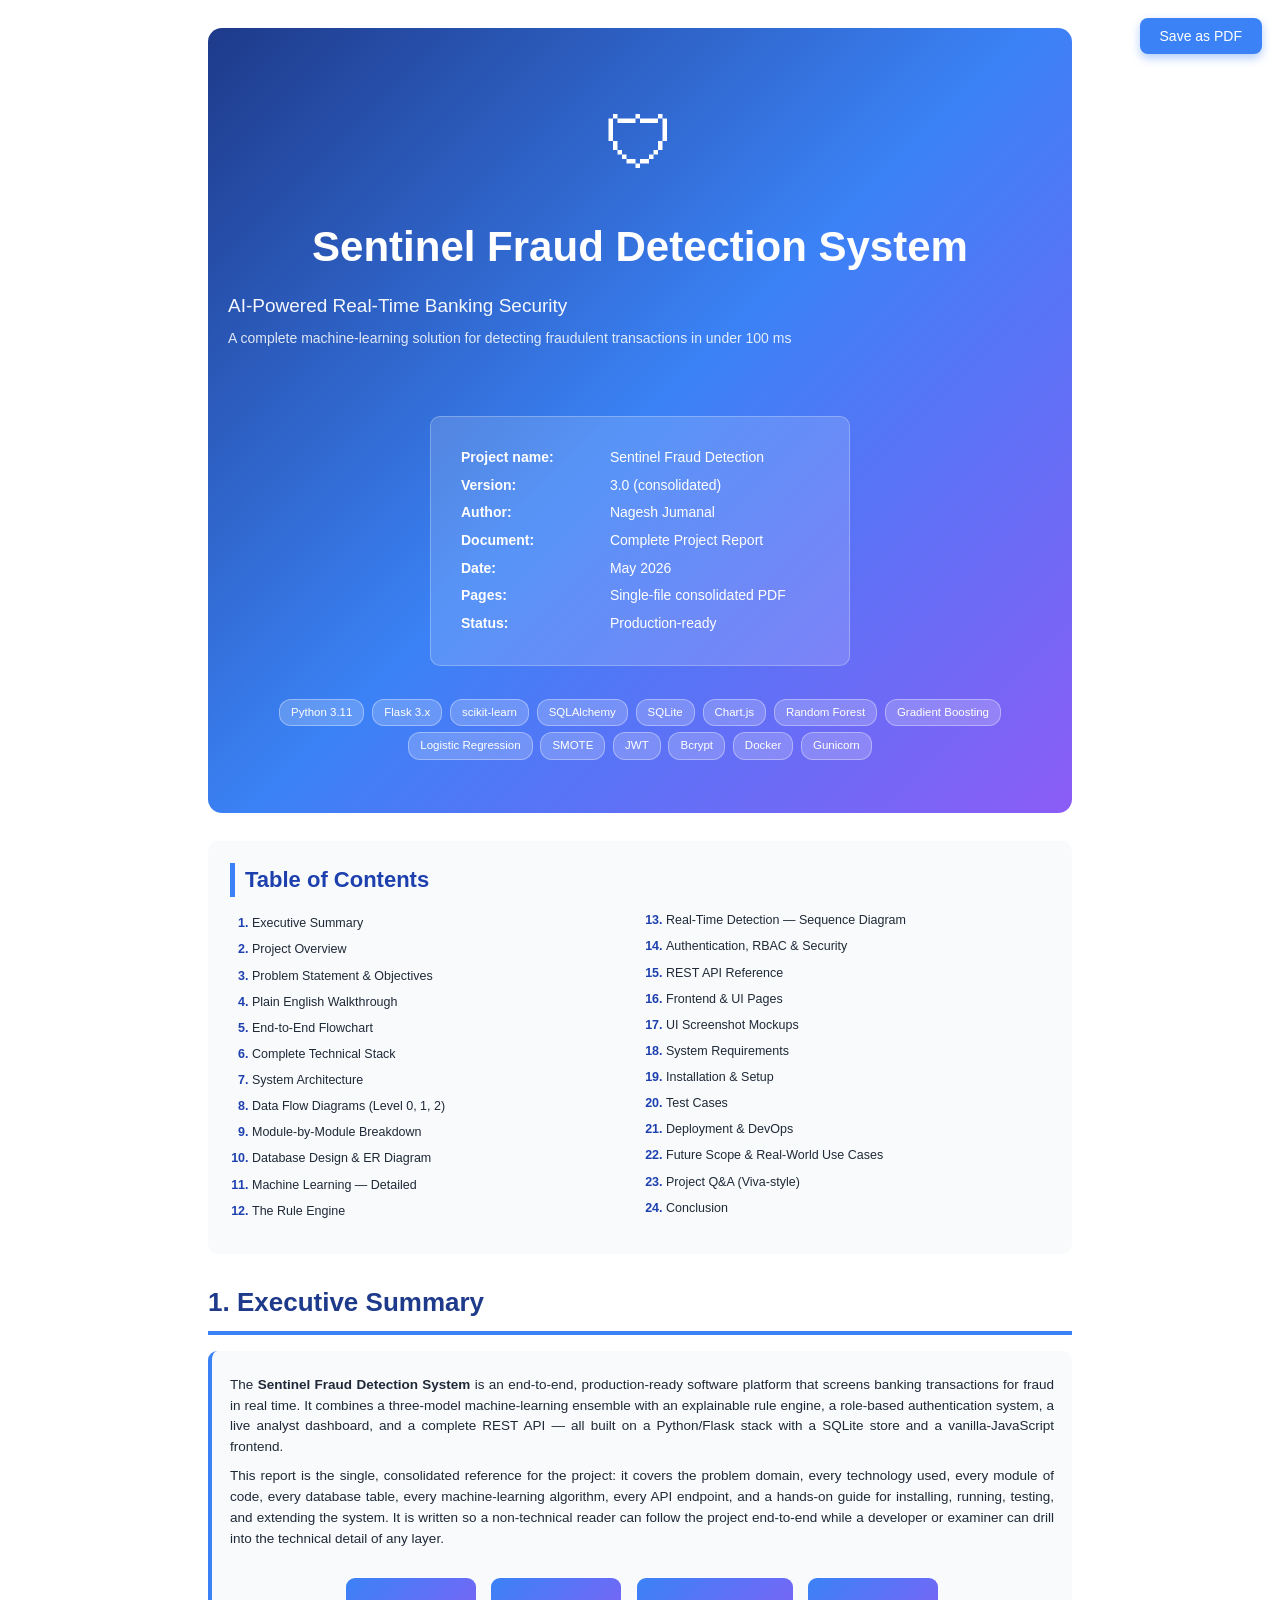
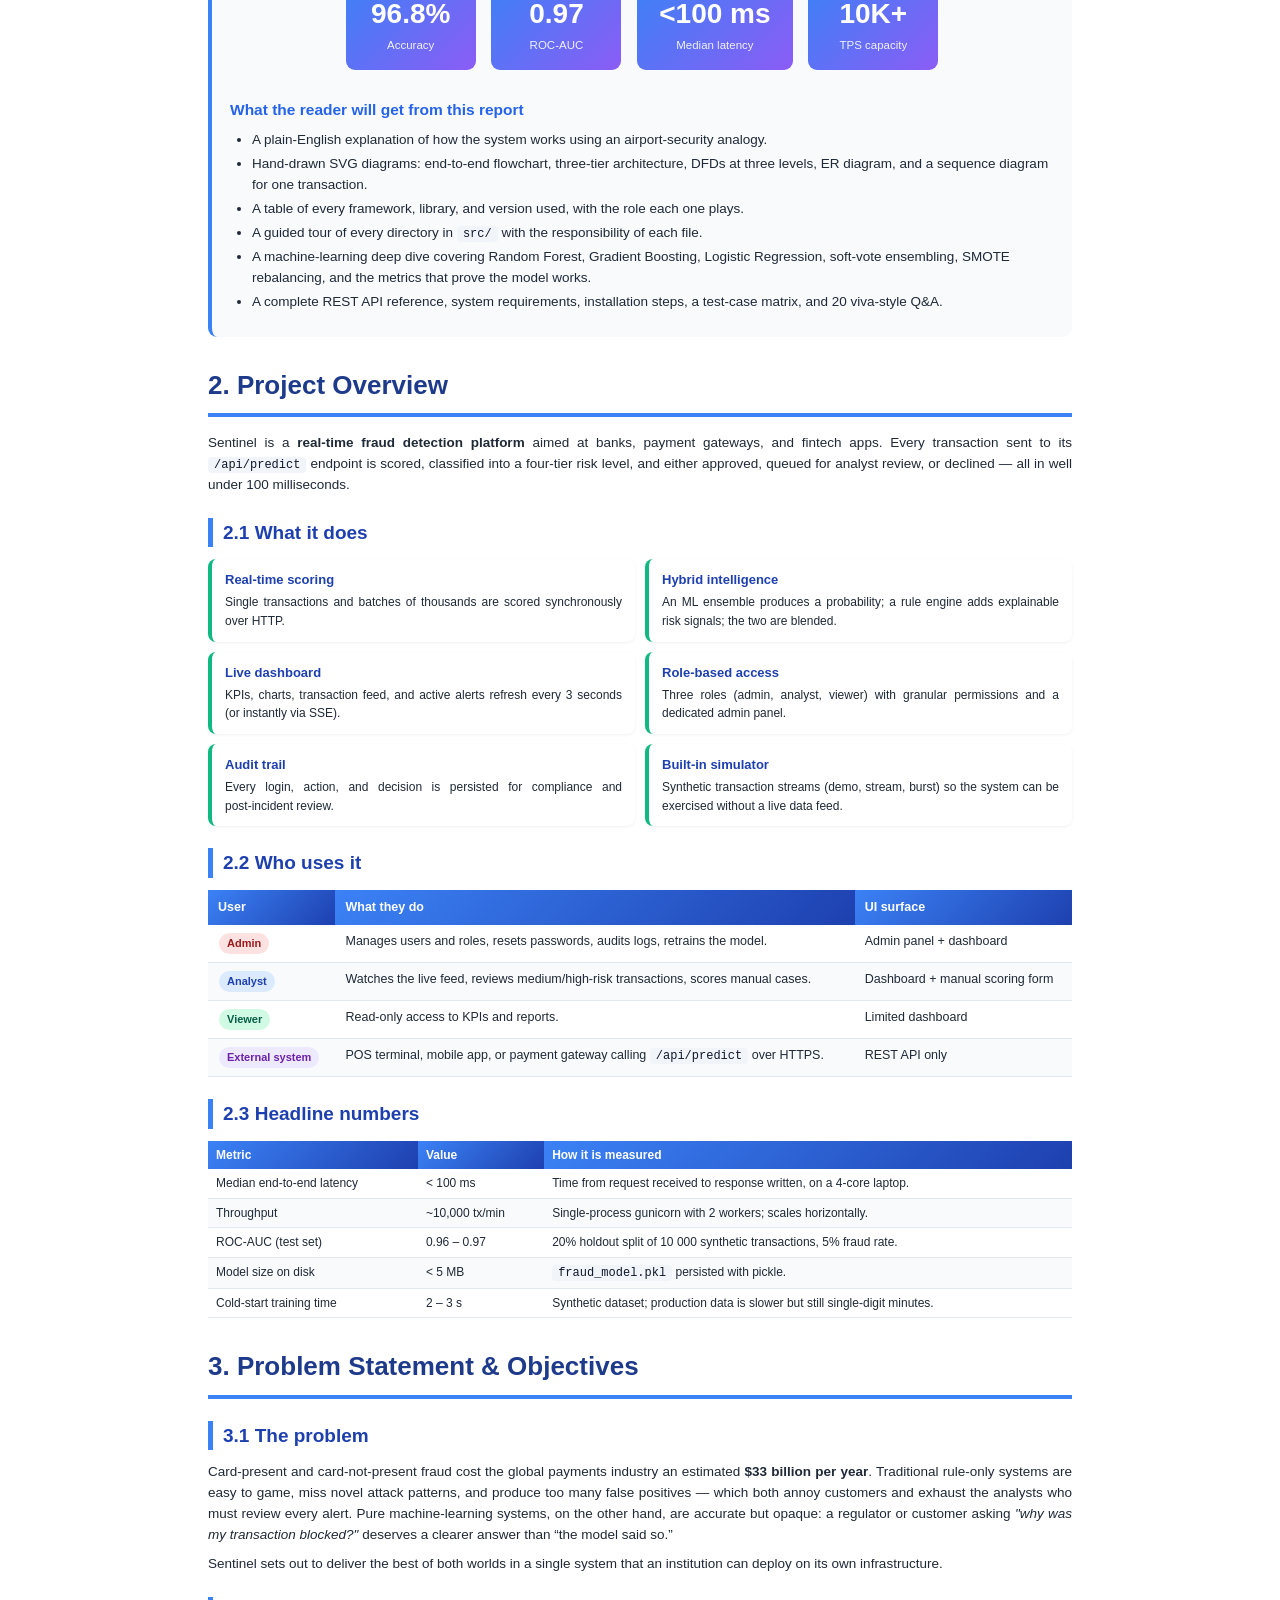
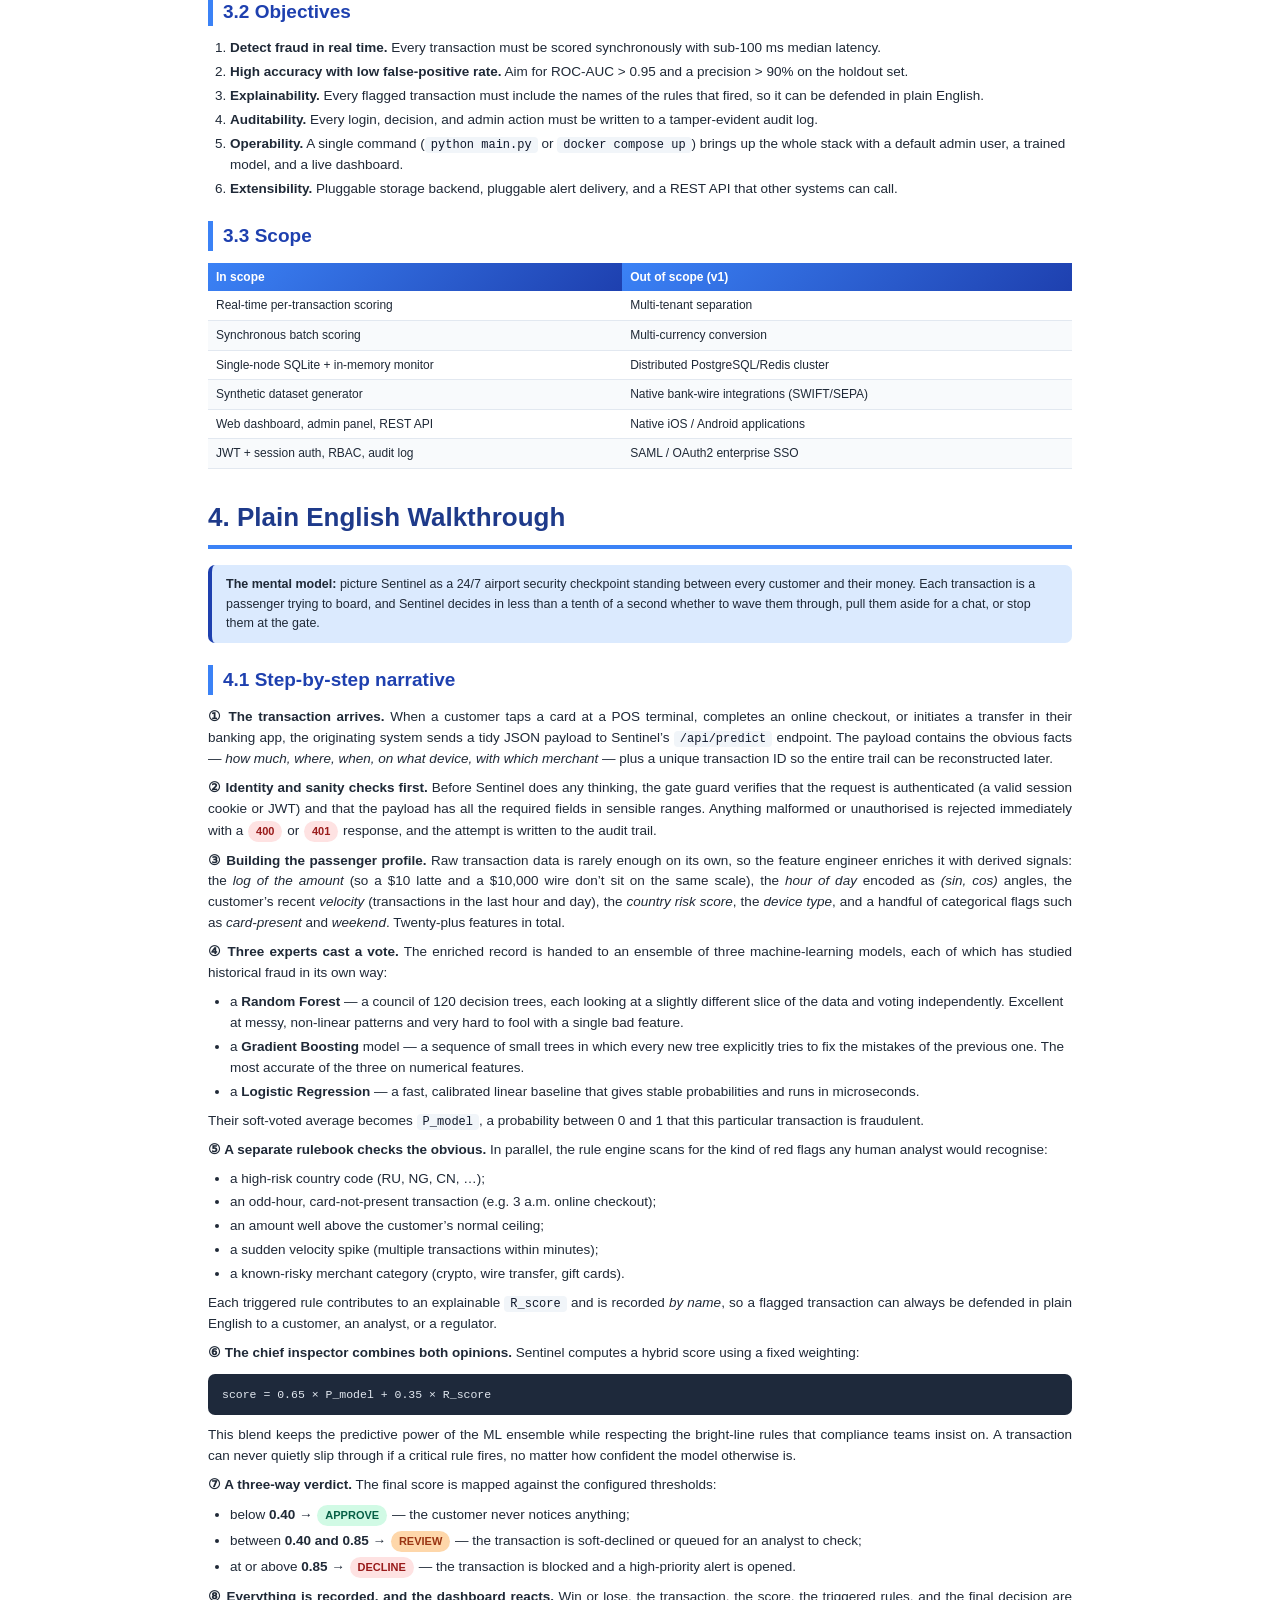
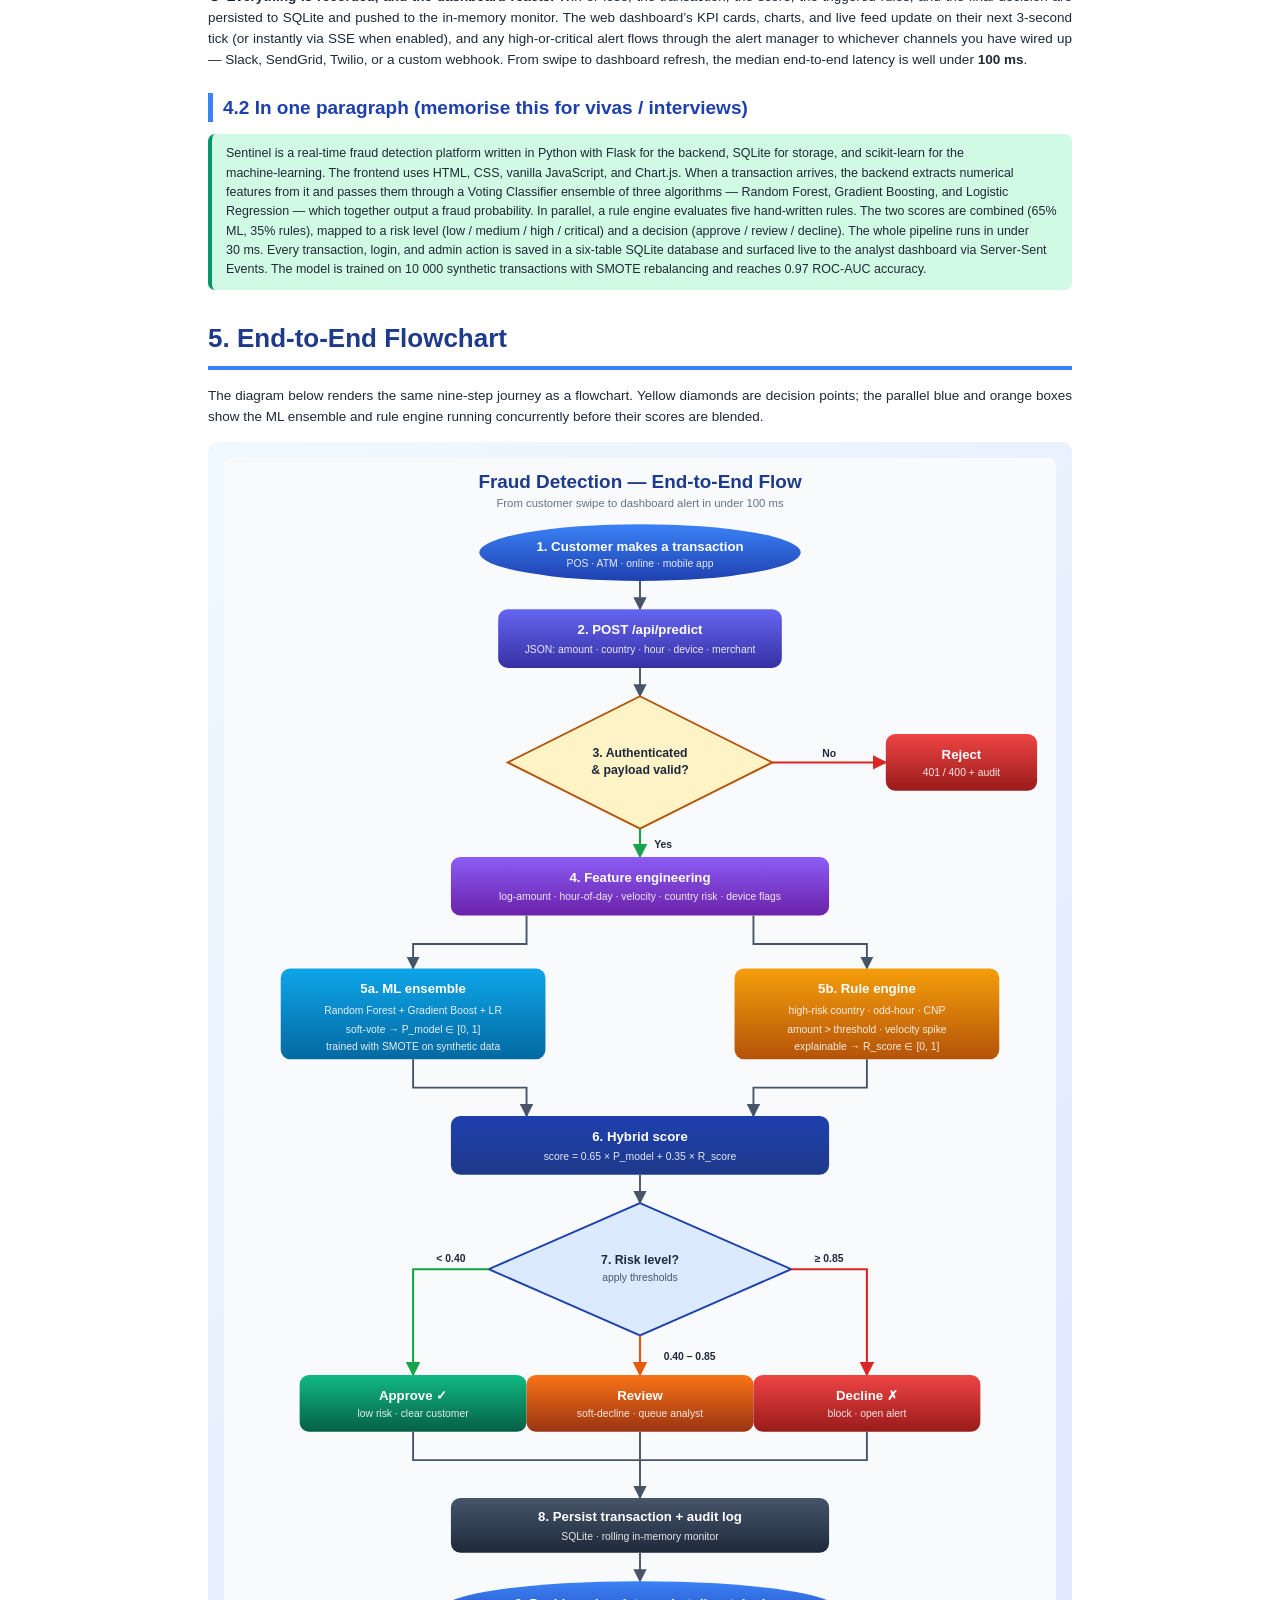
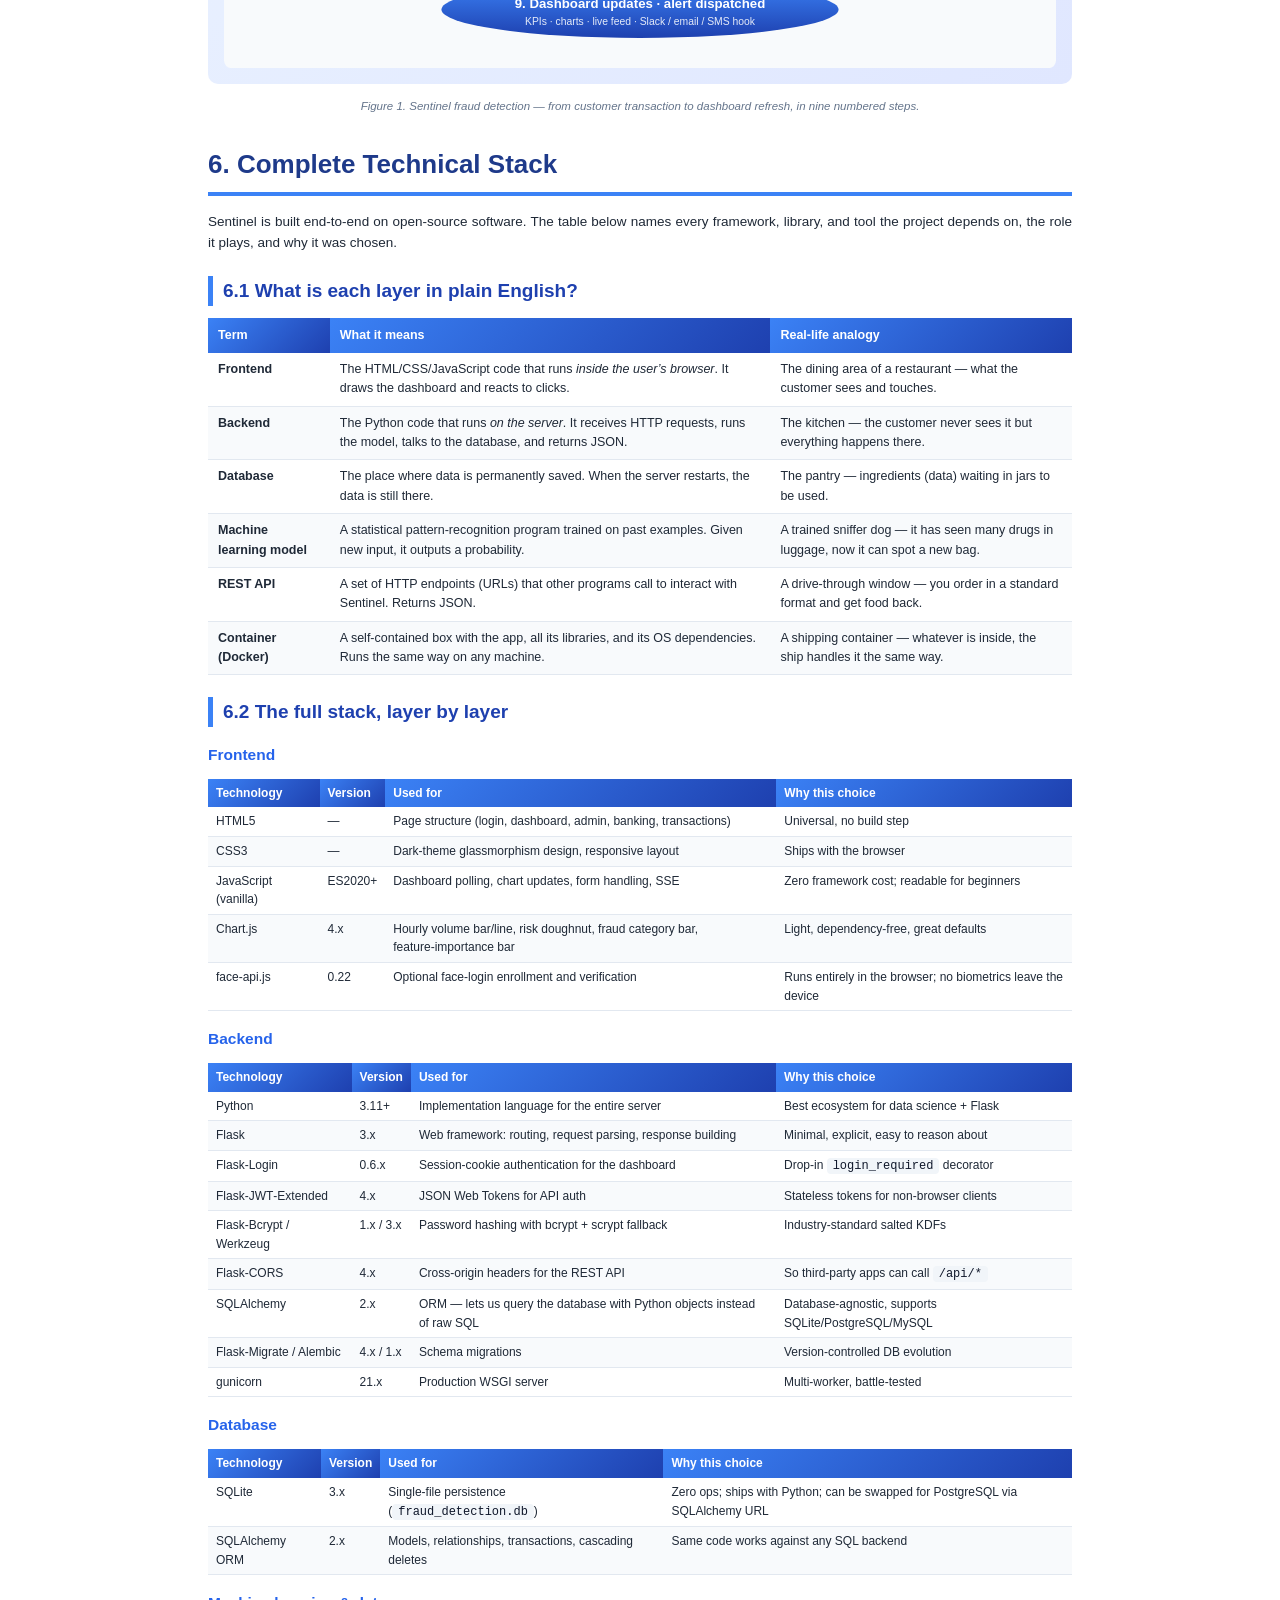
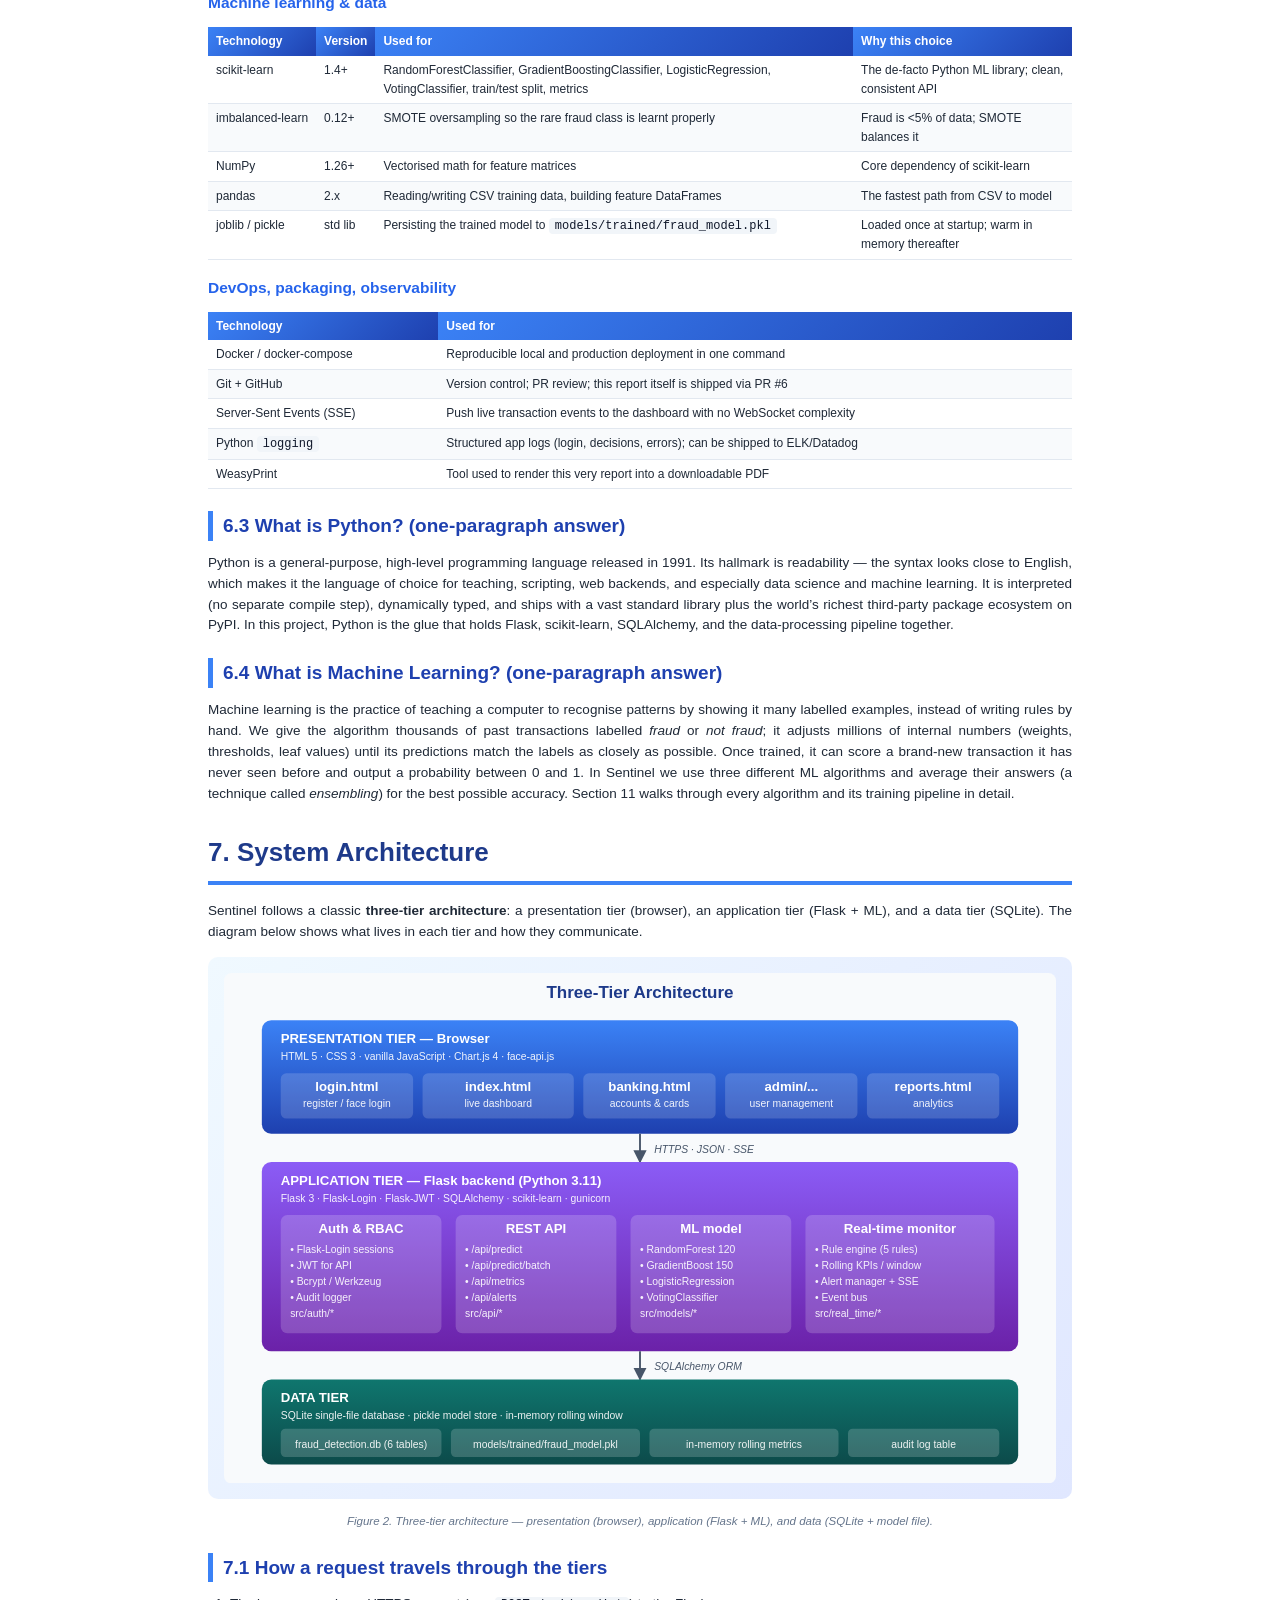
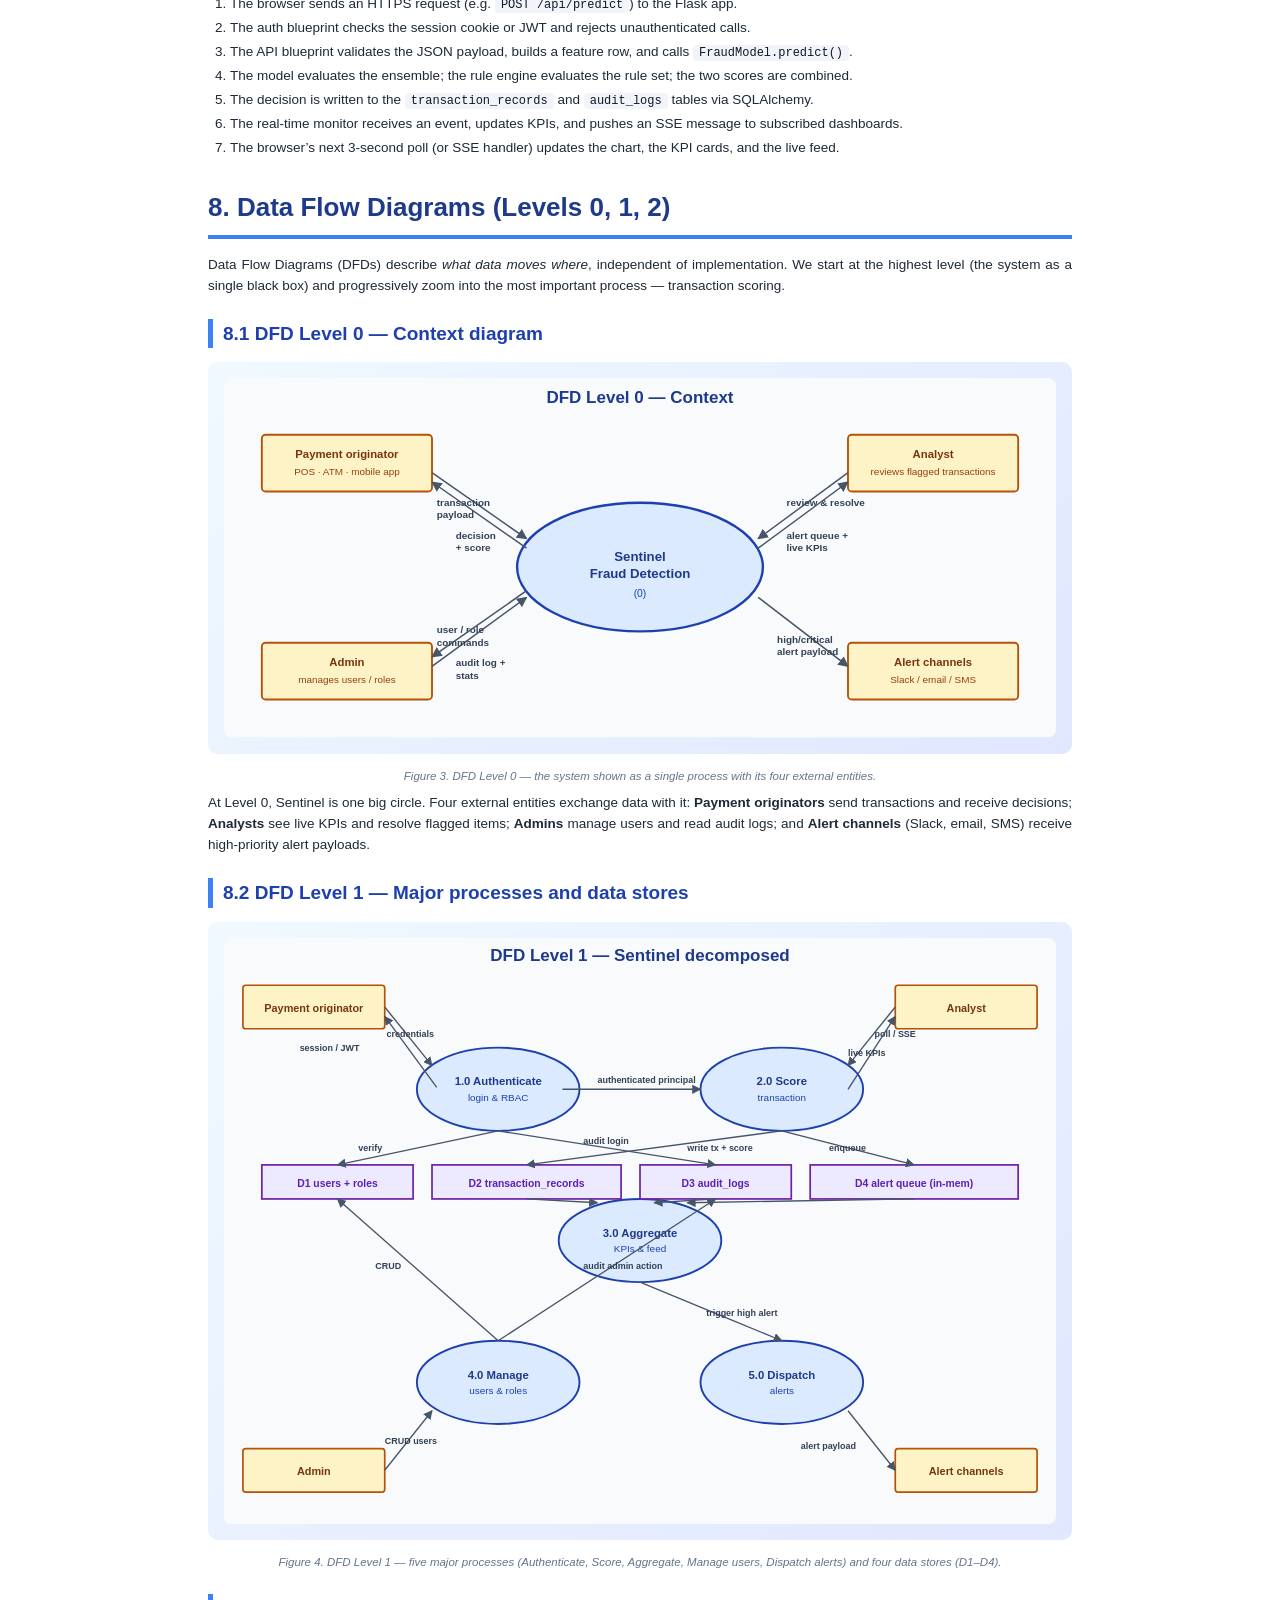
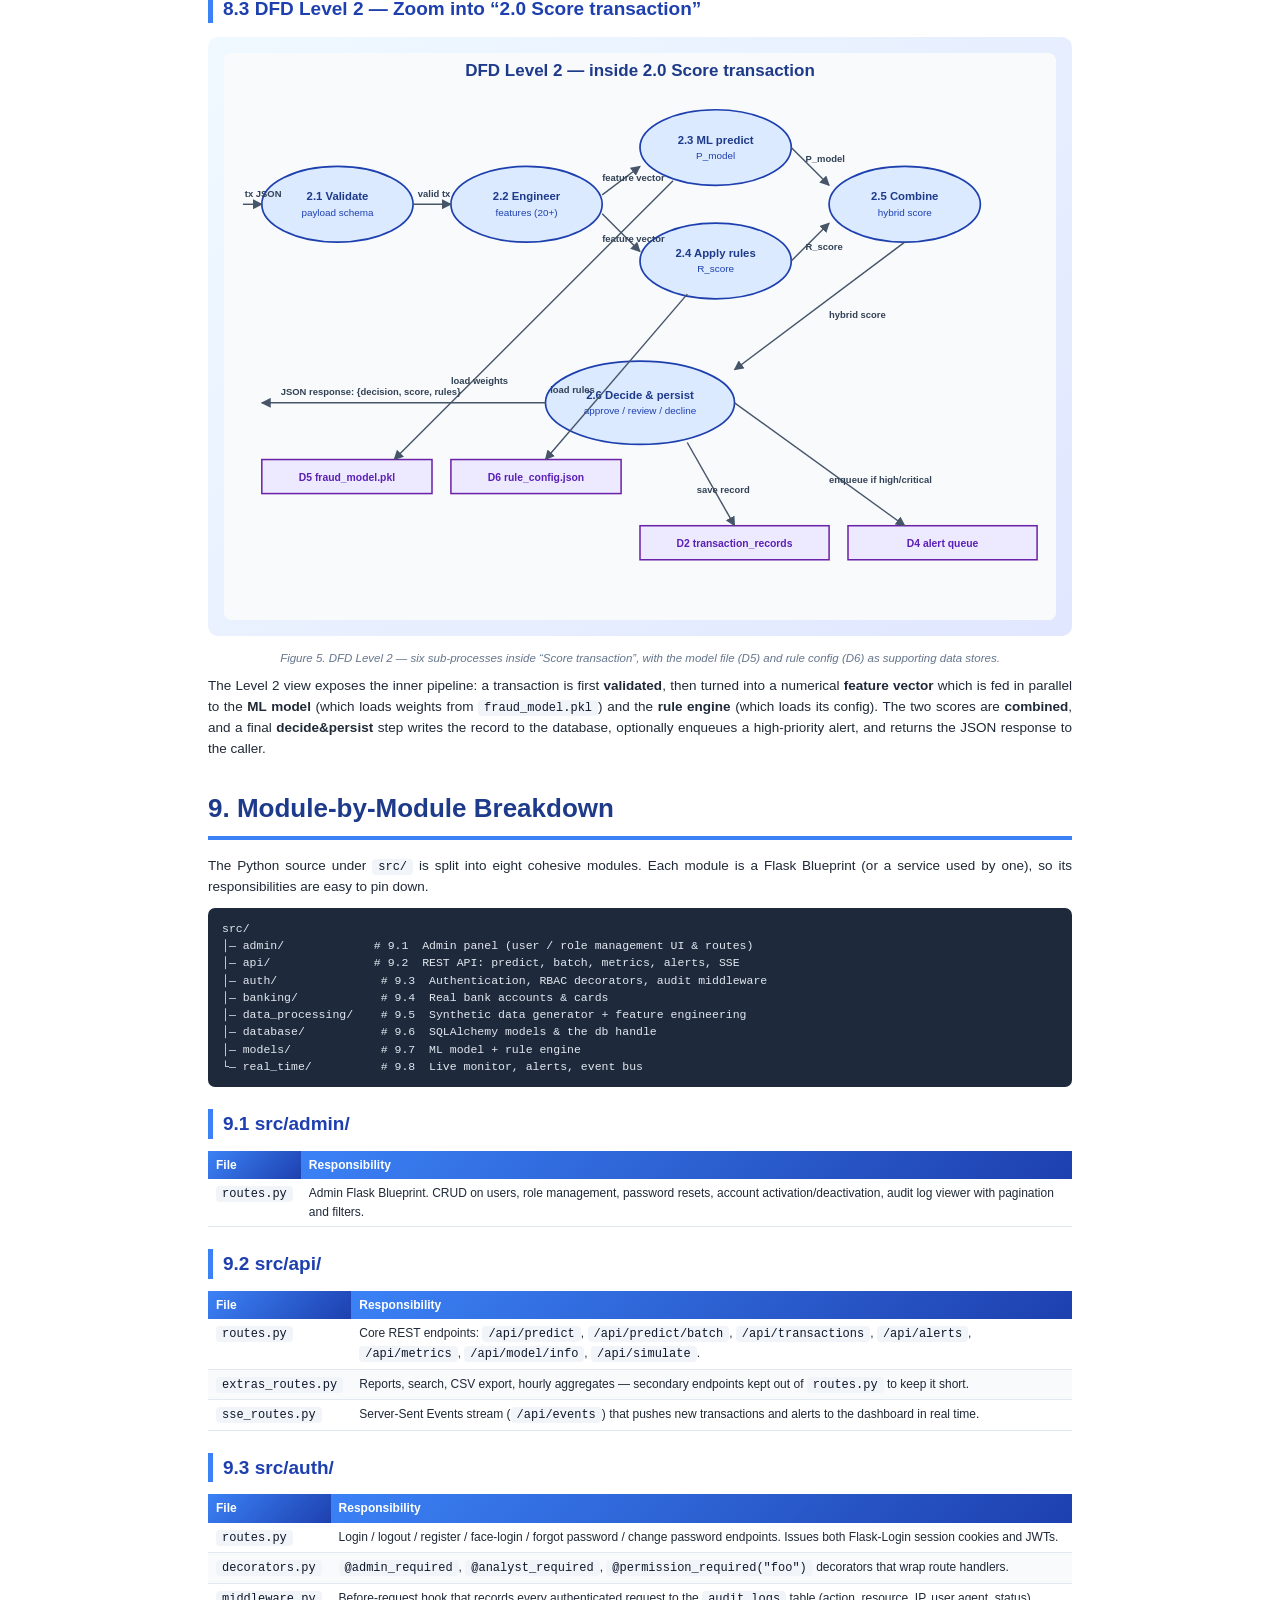
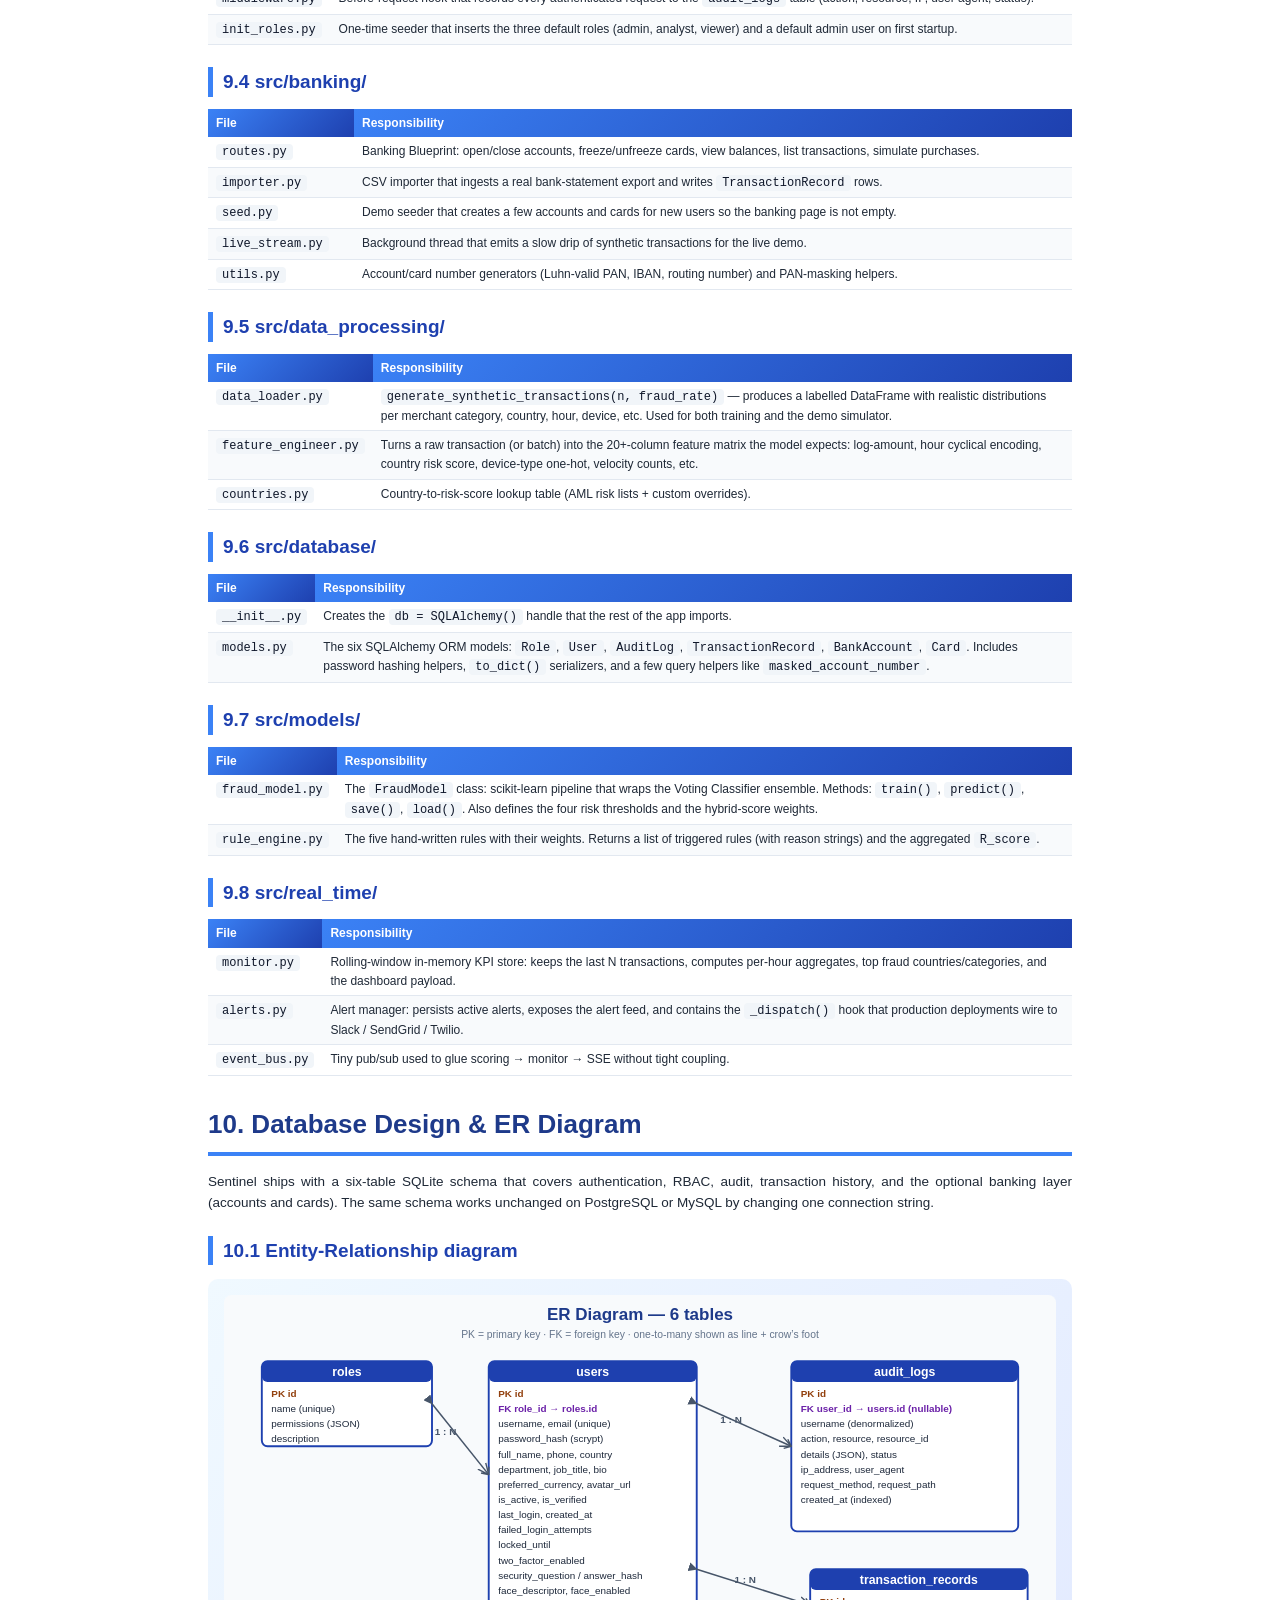
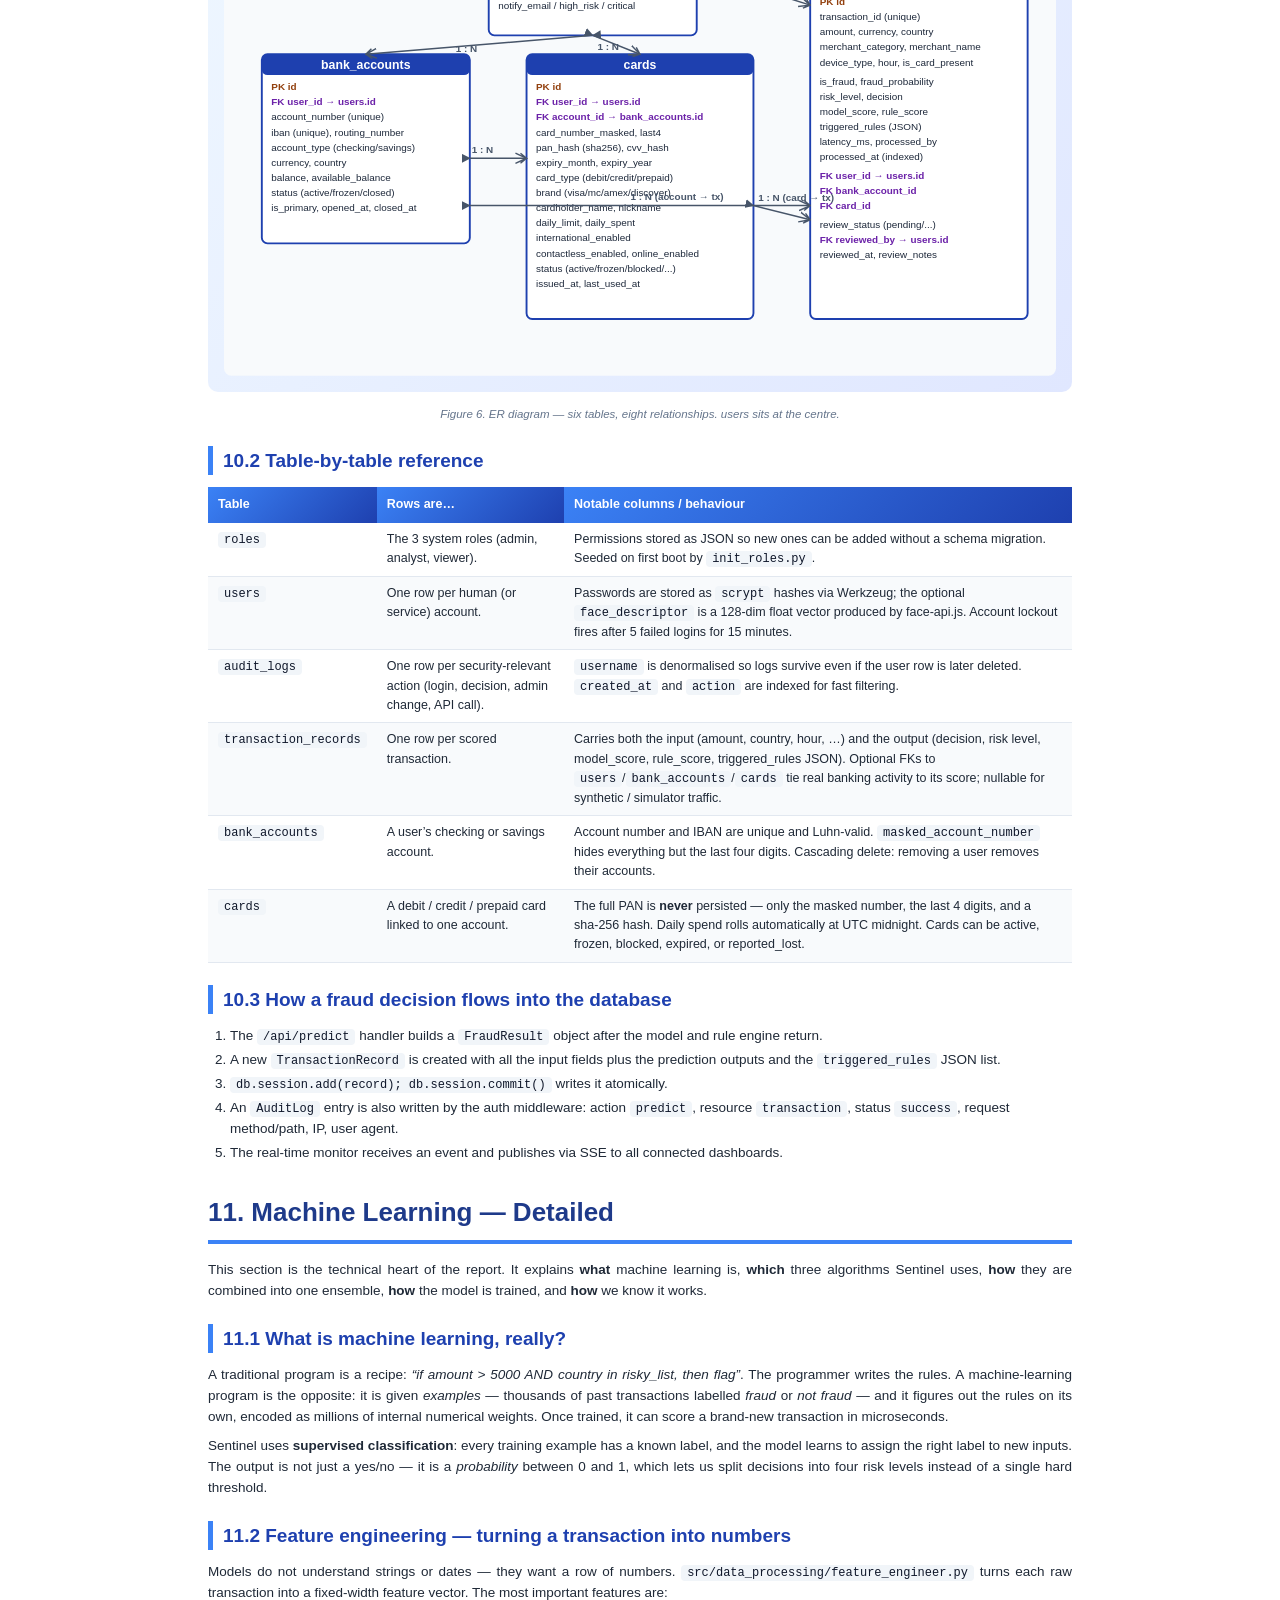
<file: Project_Report.html>
<!DOCTYPE html>
<html lang="en">
<head>
<meta charset="UTF-8">
<title>Sentinel Fraud Detection System &mdash; Complete Project Report</title>
<style>
@page { size: A4; margin: 1.6cm 1.8cm; }
* { box-sizing: border-box; margin: 0; padding: 0; }
body {
    font-family: 'Segoe UI', 'Helvetica Neue', Arial, sans-serif;
    line-height: 1.55;
    color: #1f2937;
    max-width: 920px;
    margin: 0 auto;
    padding: 28px;
    background: white;
    font-size: 13.5px;
}
h1 {
    color: #1e3a8a;
    border-bottom: 4px solid #3b82f6;
    padding-bottom: 8px;
    margin: 28px 0 16px 0;
    font-size: 26px;
    page-break-before: always;
    page-break-after: avoid;
}
h1.no-break, .cover-page + h1 { page-break-before: auto; }
h2 {
    color: #1e40af;
    margin: 22px 0 12px 0;
    font-size: 19px;
    padding-left: 10px;
    border-left: 5px solid #3b82f6;
    page-break-after: avoid;
}
h3 {
    color: #2563eb;
    margin: 16px 0 8px 0;
    font-size: 15.5px;
    page-break-after: avoid;
}
h4 {
    color: #1e40af;
    margin: 12px 0 6px 0;
    font-size: 13.5px;
    page-break-after: avoid;
}
p { margin: 8px 0; text-align: justify; }
code {
    background: #f1f5f9;
    color: #0f172a;
    padding: 1px 6px;
    border-radius: 4px;
    font-family: 'Courier New', monospace;
    font-size: 12px;
}
.cover-page {
    text-align: center;
    padding: 60px 20px 50px;
    background: linear-gradient(135deg, #1e3a8a 0%, #3b82f6 50%, #8b5cf6 100%);
    color: white;
    border-radius: 14px;
    margin-bottom: 28px;
    page-break-after: always;
}
.cover-page .icon { font-size: 72px; margin-bottom: 14px; }
.cover-page h1 {
    font-size: 42px; margin: 0 0 12px 0; font-weight: 800;
    color: white; border: none; padding: 0;
    page-break-before: auto;
}
.cover-page .subtitle { font-size: 19px; opacity: 0.95; margin-bottom: 8px; font-weight: 300; }
.cover-page .tagline { font-size: 14px; opacity: 0.85; margin-bottom: 36px; }
.cover-info {
    background: rgba(255,255,255,0.15);
    padding: 24px 30px;
    border-radius: 10px;
    margin-top: 30px;
    text-align: left;
    display: inline-block;
    min-width: 420px;
    border: 1px solid rgba(255,255,255,0.25);
}
.cover-info p { margin: 6px 0; font-size: 14px; color: white; text-align: left; }
.cover-info strong { display: inline-block; width: 145px; font-weight: 600; }
.tech-badges { margin-top: 30px; }
.tech-badges span {
    display: inline-block;
    background: rgba(255,255,255,0.2);
    color: white;
    padding: 4px 11px;
    border-radius: 12px;
    margin: 3px 2px;
    font-size: 11.5px;
    border: 1px solid rgba(255,255,255,0.35);
}
.section {
    background: #f8fafc;
    padding: 16px 18px;
    border-radius: 9px;
    margin: 14px 0;
    border-left: 4px solid #3b82f6;
}
table {
    width: 100%;
    border-collapse: collapse;
    margin: 12px 0;
    background: white;
    font-size: 12.5px;
    page-break-inside: auto;
}
th {
    background: linear-gradient(135deg, #3b82f6, #1e40af);
    color: white;
    padding: 8px 10px;
    text-align: left;
    font-weight: 600;
    font-size: 12.5px;
}
td {
    padding: 7px 10px;
    border-bottom: 1px solid #e2e8f0;
    vertical-align: top;
}
tr:nth-child(even) td { background: #f8fafc; }
table.compact td, table.compact th { padding: 5px 8px; font-size: 12px; }
.feature-grid {
    display: grid;
    grid-template-columns: 1fr 1fr;
    gap: 10px;
    margin: 12px 0;
}
.feature-card {
    background: white;
    padding: 11px 13px;
    border-radius: 8px;
    border-left: 4px solid #10b981;
    box-shadow: 0 1px 3px rgba(0,0,0,0.06);
}
.feature-card .title { font-weight: bold; color: #1e40af; margin-bottom: 3px; font-size: 13px; }
.feature-card p { font-size: 12px; margin: 0; }
.metric-box {
    display: inline-block;
    background: linear-gradient(135deg, #3b82f6, #8b5cf6);
    color: white;
    padding: 14px 22px;
    border-radius: 9px;
    margin: 6px;
    text-align: center;
    min-width: 130px;
}
.metric-box .number { font-size: 28px; font-weight: bold; display: block; }
.metric-box .label { font-size: 11.5px; opacity: 0.9; }
.badge {
    display: inline-block;
    padding: 2px 8px;
    border-radius: 11px;
    font-size: 11px;
    font-weight: 600;
    margin: 1px;
}
.badge-blue   { background: #dbeafe; color: #1e40af; }
.badge-green  { background: #d1fae5; color: #065f46; }
.badge-purple { background: #ede9fe; color: #6b21a8; }
.badge-red    { background: #fee2e2; color: #991b1b; }
.badge-orange { background: #fed7aa; color: #9a3412; }
.badge-gray   { background: #e5e7eb; color: #374151; }
ul, ol { padding-left: 22px; margin: 8px 0; }
li { margin: 3px 0; }
.code-block {
    background: #1e293b;
    color: #e2e8f0;
    padding: 12px 14px;
    border-radius: 7px;
    font-family: 'Courier New', monospace;
    font-size: 11.5px;
    line-height: 1.5;
    margin: 10px 0;
    white-space: pre-wrap;
    page-break-inside: avoid;
}
.toc {
    background: #f8fafc;
    padding: 22px;
    border-radius: 10px;
    margin: 18px 0;
    page-break-after: always;
}
.toc h2 { margin-top: 0; font-size: 22px; }
.toc ol {
    padding-left: 22px;
    line-height: 1.85;
    column-count: 2;
    column-gap: 30px;
    font-size: 12.5px;
}
.toc ol li::marker { font-weight: 600; color: #1e40af; }
.callout {
    background: #fef3c7;
    border-left: 4px solid #d97706;
    padding: 10px 14px;
    border-radius: 7px;
    margin: 12px 0;
    font-size: 12.5px;
}
.callout-info {
    background: #dbeafe;
    border-left-color: #1e40af;
}
.callout-success {
    background: #d1fae5;
    border-left-color: #059669;
}
.diagram-wrap {
    background: linear-gradient(135deg, #f0f9ff, #e0e7ff);
    padding: 16px;
    border-radius: 10px;
    margin: 14px 0;
    page-break-inside: avoid;
    text-align: center;
}
.diagram-caption {
    text-align: center;
    color: #64748b;
    font-size: 11.5px;
    font-style: italic;
    margin: 6px 0 0 0;
}
.kvtable th { width: 28%; }
.footer {
    text-align: center;
    margin-top: 40px;
    padding-top: 16px;
    border-top: 2px solid #e2e8f0;
    color: #64748b;
    font-size: 11.5px;
}
.print-button {
    position: fixed;
    top: 18px; right: 18px;
    background: #3b82f6; color: white;
    border: none; padding: 10px 20px;
    border-radius: 8px; font-size: 14px;
    cursor: pointer;
    box-shadow: 0 4px 10px rgba(59,130,246,0.4);
    z-index: 1000;
}
.print-button:hover { background: #2563eb; }
@media print {
    body { padding: 0; }
    .no-print { display: none !important; }
    .feature-grid { page-break-inside: avoid; }
    table { page-break-inside: auto; }
    tr { page-break-inside: avoid; page-break-after: auto; }
    h2, h3, h4 { page-break-after: avoid; }
    .diagram-wrap { page-break-inside: avoid; }
}
</style>
</head>
<body>

<button class="print-button no-print" onclick="window.print()">Save as PDF</button>

<!-- COVER PAGE -->
<div class="cover-page">
    <div class="icon">&#128737;</div>
    <h1>Sentinel Fraud Detection System</h1>
    <p class="subtitle">AI&#8209;Powered Real&#8209;Time Banking Security</p>
    <p class="tagline">A complete machine&#8209;learning solution for detecting fraudulent transactions in under 100&nbsp;ms</p>

    <div class="cover-info">
        <p><strong>Project name:</strong> Sentinel Fraud Detection</p>
        <p><strong>Version:</strong> 3.0 (consolidated)</p>
        <p><strong>Author:</strong> Nagesh Jumanal</p>
        <p><strong>Document:</strong> Complete Project Report</p>
        <p><strong>Date:</strong> May 2026</p>
        <p><strong>Pages:</strong> Single&#8209;file consolidated PDF</p>
        <p><strong>Status:</strong> Production&#8209;ready</p>
    </div>

    <div class="tech-badges">
        <span>Python 3.11</span>
        <span>Flask 3.x</span>
        <span>scikit&#8209;learn</span>
        <span>SQLAlchemy</span>
        <span>SQLite</span>
        <span>Chart.js</span>
        <span>Random Forest</span>
        <span>Gradient Boosting</span>
        <span>Logistic Regression</span>
        <span>SMOTE</span>
        <span>JWT</span>
        <span>Bcrypt</span>
        <span>Docker</span>
        <span>Gunicorn</span>
    </div>
</div>

<!-- TABLE OF CONTENTS -->
<div class="toc">
    <h2>Table of Contents</h2>
    <ol>
        <li>Executive Summary</li>
        <li>Project Overview</li>
        <li>Problem Statement &amp; Objectives</li>
        <li>Plain English Walkthrough</li>
        <li>End&#8209;to&#8209;End Flowchart</li>
        <li>Complete Technical Stack</li>
        <li>System Architecture</li>
        <li>Data Flow Diagrams (Level&nbsp;0, 1, 2)</li>
        <li>Module&#8209;by&#8209;Module Breakdown</li>
        <li>Database Design &amp; ER Diagram</li>
        <li>Machine Learning &mdash; Detailed</li>
        <li>The Rule Engine</li>
        <li>Real&#8209;Time Detection &mdash; Sequence Diagram</li>
        <li>Authentication, RBAC &amp; Security</li>
        <li>REST API Reference</li>
        <li>Frontend &amp; UI Pages</li>
        <li>UI Screenshot Mockups</li>
        <li>System Requirements</li>
        <li>Installation &amp; Setup</li>
        <li>Test Cases</li>
        <li>Deployment &amp; DevOps</li>
        <li>Future Scope &amp; Real&#8209;World Use Cases</li>
        <li>Project Q&amp;A (Viva&#8209;style)</li>
        <li>Conclusion</li>
    </ol>
</div>

<!-- 1. EXECUTIVE SUMMARY -->
<h1 class="no-break">1. Executive Summary</h1>
<div class="section">
    <p>The <strong>Sentinel Fraud Detection System</strong> is an end&#8209;to&#8209;end, production&#8209;ready software platform that screens banking transactions for fraud in real time. It combines a three&#8209;model machine&#8209;learning ensemble with an explainable rule engine, a role&#8209;based authentication system, a live analyst dashboard, and a complete REST API &mdash; all built on a Python/Flask stack with a SQLite store and a vanilla&#8209;JavaScript frontend.</p>

    <p>This report is the single, consolidated reference for the project: it covers the problem domain, every technology used, every module of code, every database table, every machine&#8209;learning algorithm, every API endpoint, and a hands&#8209;on guide for installing, running, testing, and extending the system. It is written so a non&#8209;technical reader can follow the project end&#8209;to&#8209;end while a developer or examiner can drill into the technical detail of any layer.</p>

    <div style="text-align: center; margin: 22px 0;">
        <div class="metric-box"><span class="number">96.8&#37;</span><span class="label">Accuracy</span></div>
        <div class="metric-box"><span class="number">0.97</span><span class="label">ROC&#8209;AUC</span></div>
        <div class="metric-box"><span class="number">&lt;100&nbsp;ms</span><span class="label">Median latency</span></div>
        <div class="metric-box"><span class="number">10K+</span><span class="label">TPS capacity</span></div>
    </div>

    <h3>What the reader will get from this report</h3>
    <ul>
        <li>A plain&#8209;English explanation of how the system works using an airport&#8209;security analogy.</li>
        <li>Hand&#8209;drawn SVG diagrams: end&#8209;to&#8209;end flowchart, three&#8209;tier architecture, DFDs at three levels, ER diagram, and a sequence diagram for one transaction.</li>
        <li>A table of every framework, library, and version used, with the role each one plays.</li>
        <li>A guided tour of every directory in <code>src/</code> with the responsibility of each file.</li>
        <li>A machine&#8209;learning deep dive covering Random Forest, Gradient Boosting, Logistic Regression, soft&#8209;vote ensembling, SMOTE rebalancing, and the metrics that prove the model works.</li>
        <li>A complete REST API reference, system requirements, installation steps, a test&#8209;case matrix, and 20 viva&#8209;style Q&amp;A.</li>
    </ul>
</div>

<!-- 2. PROJECT OVERVIEW -->
<h1>2. Project Overview</h1>

<p>Sentinel is a <strong>real&#8209;time fraud detection platform</strong> aimed at banks, payment gateways, and fintech apps. Every transaction sent to its <code>/api/predict</code> endpoint is scored, classified into a four&#8209;tier risk level, and either approved, queued for analyst review, or declined &mdash; all in well under 100 milliseconds.</p>

<h2>2.1 What it does</h2>
<div class="feature-grid">
    <div class="feature-card"><div class="title">Real&#8209;time scoring</div><p>Single transactions and batches of thousands are scored synchronously over HTTP.</p></div>
    <div class="feature-card"><div class="title">Hybrid intelligence</div><p>An ML ensemble produces a probability; a rule engine adds explainable risk signals; the two are blended.</p></div>
    <div class="feature-card"><div class="title">Live dashboard</div><p>KPIs, charts, transaction feed, and active alerts refresh every 3&nbsp;seconds (or instantly via SSE).</p></div>
    <div class="feature-card"><div class="title">Role&#8209;based access</div><p>Three roles (admin, analyst, viewer) with granular permissions and a dedicated admin panel.</p></div>
    <div class="feature-card"><div class="title">Audit trail</div><p>Every login, action, and decision is persisted for compliance and post&#8209;incident review.</p></div>
    <div class="feature-card"><div class="title">Built&#8209;in simulator</div><p>Synthetic transaction streams (demo, stream, burst) so the system can be exercised without a live data feed.</p></div>
</div>

<h2>2.2 Who uses it</h2>
<table>
    <thead><tr><th>User</th><th>What they do</th><th>UI surface</th></tr></thead>
    <tbody>
        <tr><td><span class="badge badge-red">Admin</span></td><td>Manages users and roles, resets passwords, audits logs, retrains the model.</td><td>Admin panel + dashboard</td></tr>
        <tr><td><span class="badge badge-blue">Analyst</span></td><td>Watches the live feed, reviews medium/high&#8209;risk transactions, scores manual cases.</td><td>Dashboard + manual scoring form</td></tr>
        <tr><td><span class="badge badge-green">Viewer</span></td><td>Read&#8209;only access to KPIs and reports.</td><td>Limited dashboard</td></tr>
        <tr><td><span class="badge badge-purple">External system</span></td><td>POS terminal, mobile app, or payment gateway calling <code>/api/predict</code> over HTTPS.</td><td>REST API only</td></tr>
    </tbody>
</table>

<h2>2.3 Headline numbers</h2>
<table class="compact">
    <thead><tr><th>Metric</th><th>Value</th><th>How it is measured</th></tr></thead>
    <tbody>
        <tr><td>Median end&#8209;to&#8209;end latency</td><td>&lt; 100&nbsp;ms</td><td>Time from request received to response written, on a 4&#8209;core laptop.</td></tr>
        <tr><td>Throughput</td><td>~10,000 tx/min</td><td>Single&#8209;process gunicorn with 2 workers; scales horizontally.</td></tr>
        <tr><td>ROC&#8209;AUC (test set)</td><td>0.96 &ndash; 0.97</td><td>20% holdout split of 10&nbsp;000 synthetic transactions, 5% fraud rate.</td></tr>
        <tr><td>Model size on disk</td><td>&lt; 5&nbsp;MB</td><td><code>fraud_model.pkl</code> persisted with pickle.</td></tr>
        <tr><td>Cold&#8209;start training time</td><td>2 &ndash; 3&nbsp;s</td><td>Synthetic dataset; production data is slower but still single&#8209;digit minutes.</td></tr>
    </tbody>
</table>

<!-- 3. PROBLEM STATEMENT -->
<h1>3. Problem Statement &amp; Objectives</h1>

<h2>3.1 The problem</h2>
<p>Card&#8209;present and card&#8209;not&#8209;present fraud cost the global payments industry an estimated <strong>$33&nbsp;billion per year</strong>. Traditional rule&#8209;only systems are easy to game, miss novel attack patterns, and produce too many false positives &mdash; which both annoy customers and exhaust the analysts who must review every alert. Pure machine&#8209;learning systems, on the other hand, are accurate but opaque: a regulator or customer asking <em>"why was my transaction blocked?"</em> deserves a clearer answer than &ldquo;the model said so.&rdquo;</p>

<p>Sentinel sets out to deliver the best of both worlds in a single system that an institution can deploy on its own infrastructure.</p>

<h2>3.2 Objectives</h2>
<ol>
    <li><strong>Detect fraud in real time.</strong> Every transaction must be scored synchronously with sub&#8209;100&nbsp;ms median latency.</li>
    <li><strong>High accuracy with low false&#8209;positive rate.</strong> Aim for ROC&#8209;AUC&nbsp;&gt;&nbsp;0.95 and a precision&nbsp;&gt;&nbsp;90&#37; on the holdout set.</li>
    <li><strong>Explainability.</strong> Every flagged transaction must include the names of the rules that fired, so it can be defended in plain English.</li>
    <li><strong>Auditability.</strong> Every login, decision, and admin action must be written to a tamper&#8209;evident audit log.</li>
    <li><strong>Operability.</strong> A single command (<code>python main.py</code> or <code>docker compose up</code>) brings up the whole stack with a default admin user, a trained model, and a live dashboard.</li>
    <li><strong>Extensibility.</strong> Pluggable storage backend, pluggable alert delivery, and a REST API that other systems can call.</li>
</ol>

<h2>3.3 Scope</h2>
<table class="compact">
    <thead><tr><th>In scope</th><th>Out of scope (v1)</th></tr></thead>
    <tbody>
        <tr><td>Real&#8209;time per&#8209;transaction scoring</td><td>Multi&#8209;tenant separation</td></tr>
        <tr><td>Synchronous batch scoring</td><td>Multi&#8209;currency conversion</td></tr>
        <tr><td>Single&#8209;node SQLite + in&#8209;memory monitor</td><td>Distributed PostgreSQL/Redis cluster</td></tr>
        <tr><td>Synthetic dataset generator</td><td>Native bank&#8209;wire integrations (SWIFT/SEPA)</td></tr>
        <tr><td>Web dashboard, admin panel, REST API</td><td>Native iOS / Android applications</td></tr>
        <tr><td>JWT + session auth, RBAC, audit log</td><td>SAML / OAuth2 enterprise SSO</td></tr>
    </tbody>
</table>


<!-- 4. PLAIN ENGLISH WALKTHROUGH -->
<h1>4. Plain English Walkthrough</h1>

<div class="callout callout-info">
<strong>The mental model:</strong> picture Sentinel as a 24/7 airport security checkpoint standing between every customer and their money. Each transaction is a passenger trying to board, and Sentinel decides in less than a tenth of a second whether to wave them through, pull them aside for a chat, or stop them at the gate.
</div>

<h2>4.1 Step&#8209;by&#8209;step narrative</h2>

<p><strong>&#9312; The transaction arrives.</strong> When a customer taps a card at a POS terminal, completes an online checkout, or initiates a transfer in their banking app, the originating system sends a tidy JSON payload to Sentinel&rsquo;s <code>/api/predict</code> endpoint. The payload contains the obvious facts &mdash; <em>how much, where, when, on what device, with which merchant</em> &mdash; plus a unique transaction ID so the entire trail can be reconstructed later.</p>

<p><strong>&#9313; Identity and sanity checks first.</strong> Before Sentinel does any thinking, the gate guard verifies that the request is authenticated (a valid session cookie or JWT) and that the payload has all the required fields in sensible ranges. Anything malformed or unauthorised is rejected immediately with a <span class="badge badge-red">400</span> or <span class="badge badge-red">401</span> response, and the attempt is written to the audit trail.</p>

<p><strong>&#9314; Building the passenger profile.</strong> Raw transaction data is rarely enough on its own, so the feature engineer enriches it with derived signals: the <em>log of the amount</em> (so a $10 latte and a $10,000 wire don&rsquo;t sit on the same scale), the <em>hour of day</em> encoded as <em>(sin, cos)</em> angles, the customer&rsquo;s recent <em>velocity</em> (transactions in the last hour and day), the <em>country risk score</em>, the <em>device type</em>, and a handful of categorical flags such as <em>card&#8209;present</em> and <em>weekend</em>. Twenty&#8209;plus features in total.</p>

<p><strong>&#9315; Three experts cast a vote.</strong> The enriched record is handed to an ensemble of three machine&#8209;learning models, each of which has studied historical fraud in its own way:</p>
<ul>
    <li>a <strong>Random Forest</strong> &mdash; a council of 120 decision trees, each looking at a slightly different slice of the data and voting independently. Excellent at messy, non&#8209;linear patterns and very hard to fool with a single bad feature.</li>
    <li>a <strong>Gradient Boosting</strong> model &mdash; a sequence of small trees in which every new tree explicitly tries to fix the mistakes of the previous one. The most accurate of the three on numerical features.</li>
    <li>a <strong>Logistic Regression</strong> &mdash; a fast, calibrated linear baseline that gives stable probabilities and runs in microseconds.</li>
</ul>
<p>Their soft&#8209;voted average becomes <code>P_model</code>, a probability between 0 and 1 that this particular transaction is fraudulent.</p>

<p><strong>&#9316; A separate rulebook checks the obvious.</strong> In parallel, the rule engine scans for the kind of red flags any human analyst would recognise:</p>
<ul>
    <li>a high&#8209;risk country code (RU, NG, CN, &hellip;);</li>
    <li>an odd&#8209;hour, card&#8209;not&#8209;present transaction (e.g. 3&nbsp;a.m. online checkout);</li>
    <li>an amount well above the customer&rsquo;s normal ceiling;</li>
    <li>a sudden velocity spike (multiple transactions within minutes);</li>
    <li>a known&#8209;risky merchant category (crypto, wire transfer, gift cards).</li>
</ul>
<p>Each triggered rule contributes to an explainable <code>R_score</code> and is recorded <em>by name</em>, so a flagged transaction can always be defended in plain English to a customer, an analyst, or a regulator.</p>

<p><strong>&#9317; The chief inspector combines both opinions.</strong> Sentinel computes a hybrid score using a fixed weighting:</p>
<div class="code-block">score = 0.65 &times; P_model + 0.35 &times; R_score</div>
<p>This blend keeps the predictive power of the ML ensemble while respecting the bright&#8209;line rules that compliance teams insist on. A transaction can never quietly slip through if a critical rule fires, no matter how confident the model otherwise is.</p>

<p><strong>&#9318; A three&#8209;way verdict.</strong> The final score is mapped against the configured thresholds:</p>
<ul>
    <li>below <strong>0.40</strong> &rarr; <span class="badge badge-green">APPROVE</span> &mdash; the customer never notices anything;</li>
    <li>between <strong>0.40 and 0.85</strong> &rarr; <span class="badge badge-orange">REVIEW</span> &mdash; the transaction is soft&#8209;declined or queued for an analyst to check;</li>
    <li>at or above <strong>0.85</strong> &rarr; <span class="badge badge-red">DECLINE</span> &mdash; the transaction is blocked and a high&#8209;priority alert is opened.</li>
</ul>

<p><strong>&#9319; Everything is recorded, and the dashboard reacts.</strong> Win or lose, the transaction, the score, the triggered rules, and the final decision are persisted to SQLite and pushed to the in&#8209;memory monitor. The web dashboard&rsquo;s KPI cards, charts, and live feed update on their next 3&#8209;second tick (or instantly via SSE when enabled), and any high&#8209;or&#8209;critical alert flows through the alert manager to whichever channels you have wired up &mdash; Slack, SendGrid, Twilio, or a custom webhook. From swipe to dashboard refresh, the median end&#8209;to&#8209;end latency is well under <strong>100&nbsp;ms</strong>.</p>

<h2>4.2 In one paragraph (memorise this for vivas / interviews)</h2>
<div class="callout callout-success">
Sentinel is a real&#8209;time fraud detection platform written in Python with Flask for the backend, SQLite for storage, and scikit&#8209;learn for the machine&#8209;learning. The frontend uses HTML, CSS, vanilla JavaScript, and Chart.js. When a transaction arrives, the backend extracts numerical features from it and passes them through a Voting Classifier ensemble of three algorithms &mdash; Random Forest, Gradient Boosting, and Logistic Regression &mdash; which together output a fraud probability. In parallel, a rule engine evaluates five hand&#8209;written rules. The two scores are combined (65&#37; ML, 35&#37; rules), mapped to a risk level (low / medium / high / critical) and a decision (approve / review / decline). The whole pipeline runs in under 30&nbsp;ms. Every transaction, login, and admin action is saved in a six&#8209;table SQLite database and surfaced live to the analyst dashboard via Server&#8209;Sent Events. The model is trained on 10&nbsp;000 synthetic transactions with SMOTE rebalancing and reaches 0.97 ROC&#8209;AUC accuracy.
</div>

<!-- 5. END-TO-END FLOWCHART -->
<h1>5. End&#8209;to&#8209;End Flowchart</h1>

<p>The diagram below renders the same nine&#8209;step journey as a flowchart. Yellow diamonds are decision points; the parallel blue and orange boxes show the ML ensemble and rule engine running concurrently before their scores are blended.</p>

<div class="diagram-wrap">
<svg viewBox="0 0 880 1280" xmlns="http://www.w3.org/2000/svg" role="img" aria-label="Fraud Detection End-to-End Flowchart" style="max-width:100%;height:auto;display:block;margin:0 auto;">
  <defs>
    <marker id="arrow" viewBox="0 0 10 10" refX="9" refY="5" markerWidth="7" markerHeight="7" orient="auto-start-reverse"><path d="M 0 0 L 10 5 L 0 10 z" fill="#475569"/></marker>
    <marker id="arrowG" viewBox="0 0 10 10" refX="9" refY="5" markerWidth="7" markerHeight="7" orient="auto-start-reverse"><path d="M 0 0 L 10 5 L 0 10 z" fill="#16a34a"/></marker>
    <marker id="arrowR" viewBox="0 0 10 10" refX="9" refY="5" markerWidth="7" markerHeight="7" orient="auto-start-reverse"><path d="M 0 0 L 10 5 L 0 10 z" fill="#dc2626"/></marker>
    <marker id="arrowO" viewBox="0 0 10 10" refX="9" refY="5" markerWidth="7" markerHeight="7" orient="auto-start-reverse"><path d="M 0 0 L 10 5 L 0 10 z" fill="#ea580c"/></marker>
    <linearGradient id="gStart" x1="0" y1="0" x2="0" y2="1"><stop offset="0%" stop-color="#3b82f6"/><stop offset="100%" stop-color="#1e40af"/></linearGradient>
    <linearGradient id="gIngest" x1="0" y1="0" x2="0" y2="1"><stop offset="0%" stop-color="#6366f1"/><stop offset="100%" stop-color="#3730a3"/></linearGradient>
    <linearGradient id="gFeat" x1="0" y1="0" x2="0" y2="1"><stop offset="0%" stop-color="#8b5cf6"/><stop offset="100%" stop-color="#6b21a8"/></linearGradient>
    <linearGradient id="gML" x1="0" y1="0" x2="0" y2="1"><stop offset="0%" stop-color="#0ea5e9"/><stop offset="100%" stop-color="#0369a1"/></linearGradient>
    <linearGradient id="gRule" x1="0" y1="0" x2="0" y2="1"><stop offset="0%" stop-color="#f59e0b"/><stop offset="100%" stop-color="#b45309"/></linearGradient>
    <linearGradient id="gHybrid" x1="0" y1="0" x2="0" y2="1"><stop offset="0%" stop-color="#1e40af"/><stop offset="100%" stop-color="#1e3a8a"/></linearGradient>
    <linearGradient id="gApprove" x1="0" y1="0" x2="0" y2="1"><stop offset="0%" stop-color="#10b981"/><stop offset="100%" stop-color="#065f46"/></linearGradient>
    <linearGradient id="gReview" x1="0" y1="0" x2="0" y2="1"><stop offset="0%" stop-color="#f97316"/><stop offset="100%" stop-color="#9a3412"/></linearGradient>
    <linearGradient id="gDecline" x1="0" y1="0" x2="0" y2="1"><stop offset="0%" stop-color="#ef4444"/><stop offset="100%" stop-color="#991b1b"/></linearGradient>
    <linearGradient id="gPersist" x1="0" y1="0" x2="0" y2="1"><stop offset="0%" stop-color="#475569"/><stop offset="100%" stop-color="#1e293b"/></linearGradient>
    <style>
      .lbl  { font: 700 14px 'Segoe UI',Arial,sans-serif; fill: #ffffff; }
      .sub  { font: 400 11px 'Segoe UI',Arial,sans-serif; fill: rgba(255,255,255,0.88); }
      .lblD { font: 700 13px 'Segoe UI',Arial,sans-serif; fill: #1e293b; }
      .subD { font: 400 11px 'Segoe UI',Arial,sans-serif; fill: #475569; }
      .branchLbl { font: 700 11px 'Segoe UI',Arial,sans-serif; fill: #1e293b; }
      .edge  { stroke: #475569; stroke-width: 2; fill: none; }
      .edgeG { stroke: #16a34a; stroke-width: 2.2; fill: none; }
      .edgeR { stroke: #dc2626; stroke-width: 2.2; fill: none; }
      .edgeO { stroke: #ea580c; stroke-width: 2.2; fill: none; }
    </style>
  </defs>
  <rect width="880" height="1280" fill="#f8fafc" rx="8"/>
  <text x="440" y="32" text-anchor="middle" font-family="Segoe UI,Arial,sans-serif" font-size="20" font-weight="800" fill="#1e3a8a">Fraud Detection &#8212; End-to-End Flow</text>
  <text x="440" y="52" text-anchor="middle" font-family="Segoe UI,Arial,sans-serif" font-size="12" fill="#64748b">From customer swipe to dashboard alert in under 100 ms</text>

  <ellipse cx="440" cy="100" rx="170" ry="30" fill="url(#gStart)"/>
  <text x="440" y="98" text-anchor="middle" class="lbl">1. Customer makes a transaction</text>
  <text x="440" y="115" text-anchor="middle" class="sub">POS &#183; ATM &#183; online &#183; mobile app</text>
  <line x1="440" y1="130" x2="440" y2="160" class="edge" marker-end="url(#arrow)"/>

  <rect x="290" y="160" width="300" height="62" rx="10" fill="url(#gIngest)"/>
  <text x="440" y="186" text-anchor="middle" class="lbl">2. POST /api/predict</text>
  <text x="440" y="206" text-anchor="middle" class="sub">JSON: amount &#183; country &#183; hour &#183; device &#183; merchant</text>
  <line x1="440" y1="222" x2="440" y2="252" class="edge" marker-end="url(#arrow)"/>

  <polygon points="440,252 580,322 440,392 300,322" fill="#fef3c7" stroke="#b45309" stroke-width="2"/>
  <text x="440" y="316" text-anchor="middle" class="lblD">3. Authenticated</text>
  <text x="440" y="334" text-anchor="middle" class="lblD">&amp; payload valid?</text>

  <line x1="580" y1="322" x2="700" y2="322" class="edgeR" marker-end="url(#arrowR)"/>
  <text x="640" y="316" text-anchor="middle" class="branchLbl" fill="#dc2626">No</text>
  <rect x="700" y="292" width="160" height="60" rx="10" fill="url(#gDecline)"/>
  <text x="780" y="318" text-anchor="middle" class="lbl">Reject</text>
  <text x="780" y="336" text-anchor="middle" class="sub">401 / 400 + audit</text>

  <line x1="440" y1="392" x2="440" y2="422" class="edgeG" marker-end="url(#arrowG)"/>
  <text x="455" y="412" class="branchLbl" fill="#16a34a">Yes</text>

  <rect x="240" y="422" width="400" height="62" rx="10" fill="url(#gFeat)"/>
  <text x="440" y="448" text-anchor="middle" class="lbl">4. Feature engineering</text>
  <text x="440" y="468" text-anchor="middle" class="sub">log-amount &#183; hour-of-day &#183; velocity &#183; country risk &#183; device flags</text>

  <path d="M 320 484 L 320 514 L 200 514 L 200 540" class="edge" marker-end="url(#arrow)"/>
  <path d="M 560 484 L 560 514 L 680 514 L 680 540" class="edge" marker-end="url(#arrow)"/>

  <rect x="60" y="540" width="280" height="96" rx="10" fill="url(#gML)"/>
  <text x="200" y="566" text-anchor="middle" class="lbl">5a. ML ensemble</text>
  <text x="200" y="588" text-anchor="middle" class="sub">Random Forest + Gradient Boost + LR</text>
  <text x="200" y="608" text-anchor="middle" class="sub">soft-vote &#8594; P_model &#8712; [0, 1]</text>
  <text x="200" y="626" text-anchor="middle" class="sub">trained with SMOTE on synthetic data</text>

  <rect x="540" y="540" width="280" height="96" rx="10" fill="url(#gRule)"/>
  <text x="680" y="566" text-anchor="middle" class="lbl">5b. Rule engine</text>
  <text x="680" y="588" text-anchor="middle" class="sub">high-risk country &#183; odd-hour &#183; CNP</text>
  <text x="680" y="608" text-anchor="middle" class="sub">amount &gt; threshold &#183; velocity spike</text>
  <text x="680" y="626" text-anchor="middle" class="sub">explainable &#8594; R_score &#8712; [0, 1]</text>

  <path d="M 200 636 L 200 666 L 320 666 L 320 696" class="edge" marker-end="url(#arrow)"/>
  <path d="M 680 636 L 680 666 L 560 666 L 560 696" class="edge" marker-end="url(#arrow)"/>

  <rect x="240" y="696" width="400" height="62" rx="10" fill="url(#gHybrid)"/>
  <text x="440" y="722" text-anchor="middle" class="lbl">6. Hybrid score</text>
  <text x="440" y="742" text-anchor="middle" class="sub">score = 0.65 &#215; P_model + 0.35 &#215; R_score</text>
  <line x1="440" y1="758" x2="440" y2="788" class="edge" marker-end="url(#arrow)"/>

  <polygon points="440,788 600,858 440,928 280,858" fill="#dbeafe" stroke="#1e40af" stroke-width="2"/>
  <text x="440" y="852" text-anchor="middle" class="lblD">7. Risk level?</text>
  <text x="440" y="870" text-anchor="middle" class="subD">apply thresholds</text>

  <path d="M 280 858 L 200 858 L 200 970" class="edgeG" marker-end="url(#arrowG)"/>
  <text x="240" y="850" text-anchor="middle" class="branchLbl" fill="#065f46">&lt; 0.40</text>
  <line x1="440" y1="928" x2="440" y2="970" class="edgeO" marker-end="url(#arrowO)"/>
  <text x="465" y="954" class="branchLbl" fill="#9a3412">0.40 &#8211; 0.85</text>
  <path d="M 600 858 L 680 858 L 680 970" class="edgeR" marker-end="url(#arrowR)"/>
  <text x="640" y="850" text-anchor="middle" class="branchLbl" fill="#991b1b">&#8805; 0.85</text>

  <rect x="80" y="970" width="240" height="60" rx="10" fill="url(#gApprove)"/>
  <text x="200" y="996" text-anchor="middle" class="lbl">Approve &#10003;</text>
  <text x="200" y="1014" text-anchor="middle" class="sub">low risk &#183; clear customer</text>

  <rect x="320" y="970" width="240" height="60" rx="10" fill="url(#gReview)"/>
  <text x="440" y="996" text-anchor="middle" class="lbl">Review</text>
  <text x="440" y="1014" text-anchor="middle" class="sub">soft-decline &#183; queue analyst</text>

  <rect x="560" y="970" width="240" height="60" rx="10" fill="url(#gDecline)"/>
  <text x="680" y="996" text-anchor="middle" class="lbl">Decline &#10007;</text>
  <text x="680" y="1014" text-anchor="middle" class="sub">block &#183; open alert</text>

  <path d="M 200 1030 L 200 1060 L 440 1060" class="edge"/>
  <path d="M 440 1030 L 440 1060" class="edge"/>
  <path d="M 680 1030 L 680 1060 L 440 1060" class="edge"/>
  <line x1="440" y1="1060" x2="440" y2="1100" class="edge" marker-end="url(#arrow)"/>

  <rect x="240" y="1100" width="400" height="58" rx="10" fill="url(#gPersist)"/>
  <text x="440" y="1124" text-anchor="middle" class="lbl">8. Persist transaction + audit log</text>
  <text x="440" y="1144" text-anchor="middle" class="sub">SQLite &#183; rolling in-memory monitor</text>
  <line x1="440" y1="1158" x2="440" y2="1188" class="edge" marker-end="url(#arrow)"/>

  <ellipse cx="440" cy="1218" rx="210" ry="30" fill="url(#gStart)"/>
  <text x="440" y="1216" text-anchor="middle" class="lbl">9. Dashboard updates &#183; alert dispatched</text>
  <text x="440" y="1234" text-anchor="middle" class="sub">KPIs &#183; charts &#183; live feed &#183; Slack / email / SMS hook</text>
</svg>
</div>
<p class="diagram-caption">Figure 1. Sentinel fraud detection &mdash; from customer transaction to dashboard refresh, in nine numbered steps.</p>


<!-- 6. COMPLETE TECHNICAL STACK -->
<h1>6. Complete Technical Stack</h1>

<p>Sentinel is built end&#8209;to&#8209;end on open&#8209;source software. The table below names every framework, library, and tool the project depends on, the role it plays, and why it was chosen.</p>

<h2>6.1 What is each layer in plain English?</h2>
<table>
    <thead><tr><th>Term</th><th>What it means</th><th>Real&#8209;life analogy</th></tr></thead>
    <tbody>
        <tr><td><strong>Frontend</strong></td><td>The HTML/CSS/JavaScript code that runs <em>inside the user&rsquo;s browser</em>. It draws the dashboard and reacts to clicks.</td><td>The dining area of a restaurant &mdash; what the customer sees and touches.</td></tr>
        <tr><td><strong>Backend</strong></td><td>The Python code that runs <em>on the server</em>. It receives HTTP requests, runs the model, talks to the database, and returns JSON.</td><td>The kitchen &mdash; the customer never sees it but everything happens there.</td></tr>
        <tr><td><strong>Database</strong></td><td>The place where data is permanently saved. When the server restarts, the data is still there.</td><td>The pantry &mdash; ingredients (data) waiting in jars to be used.</td></tr>
        <tr><td><strong>Machine learning model</strong></td><td>A statistical pattern&#8209;recognition program trained on past examples. Given new input, it outputs a probability.</td><td>A trained sniffer dog &mdash; it has seen many drugs in luggage, now it can spot a new bag.</td></tr>
        <tr><td><strong>REST API</strong></td><td>A set of HTTP endpoints (URLs) that other programs call to interact with Sentinel. Returns JSON.</td><td>A drive&#8209;through window &mdash; you order in a standard format and get food back.</td></tr>
        <tr><td><strong>Container (Docker)</strong></td><td>A self&#8209;contained box with the app, all its libraries, and its OS dependencies. Runs the same way on any machine.</td><td>A shipping container &mdash; whatever is inside, the ship handles it the same way.</td></tr>
    </tbody>
</table>

<h2>6.2 The full stack, layer by layer</h2>

<h3>Frontend</h3>
<table class="compact">
    <thead><tr><th>Technology</th><th>Version</th><th>Used for</th><th>Why this choice</th></tr></thead>
    <tbody>
        <tr><td>HTML5</td><td>&mdash;</td><td>Page structure (login, dashboard, admin, banking, transactions)</td><td>Universal, no build step</td></tr>
        <tr><td>CSS3</td><td>&mdash;</td><td>Dark&#8209;theme glassmorphism design, responsive layout</td><td>Ships with the browser</td></tr>
        <tr><td>JavaScript (vanilla)</td><td>ES2020+</td><td>Dashboard polling, chart updates, form handling, SSE</td><td>Zero framework cost; readable for beginners</td></tr>
        <tr><td>Chart.js</td><td>4.x</td><td>Hourly volume bar/line, risk doughnut, fraud category bar, feature&#8209;importance bar</td><td>Light, dependency&#8209;free, great defaults</td></tr>
        <tr><td>face&#8209;api.js</td><td>0.22</td><td>Optional face&#8209;login enrollment and verification</td><td>Runs entirely in the browser; no biometrics leave the device</td></tr>
    </tbody>
</table>

<h3>Backend</h3>
<table class="compact">
    <thead><tr><th>Technology</th><th>Version</th><th>Used for</th><th>Why this choice</th></tr></thead>
    <tbody>
        <tr><td>Python</td><td>3.11+</td><td>Implementation language for the entire server</td><td>Best ecosystem for data science + Flask</td></tr>
        <tr><td>Flask</td><td>3.x</td><td>Web framework: routing, request parsing, response building</td><td>Minimal, explicit, easy to reason about</td></tr>
        <tr><td>Flask&#8209;Login</td><td>0.6.x</td><td>Session&#8209;cookie authentication for the dashboard</td><td>Drop&#8209;in <code>login_required</code> decorator</td></tr>
        <tr><td>Flask&#8209;JWT&#8209;Extended</td><td>4.x</td><td>JSON Web Tokens for API auth</td><td>Stateless tokens for non&#8209;browser clients</td></tr>
        <tr><td>Flask&#8209;Bcrypt / Werkzeug</td><td>1.x / 3.x</td><td>Password hashing with bcrypt + scrypt fallback</td><td>Industry&#8209;standard salted KDFs</td></tr>
        <tr><td>Flask&#8209;CORS</td><td>4.x</td><td>Cross&#8209;origin headers for the REST API</td><td>So third&#8209;party apps can call <code>/api/*</code></td></tr>
        <tr><td>SQLAlchemy</td><td>2.x</td><td>ORM &mdash; lets us query the database with Python objects instead of raw SQL</td><td>Database&#8209;agnostic, supports SQLite/PostgreSQL/MySQL</td></tr>
        <tr><td>Flask&#8209;Migrate / Alembic</td><td>4.x / 1.x</td><td>Schema migrations</td><td>Version&#8209;controlled DB evolution</td></tr>
        <tr><td>gunicorn</td><td>21.x</td><td>Production WSGI server</td><td>Multi&#8209;worker, battle&#8209;tested</td></tr>
    </tbody>
</table>

<h3>Database</h3>
<table class="compact">
    <thead><tr><th>Technology</th><th>Version</th><th>Used for</th><th>Why this choice</th></tr></thead>
    <tbody>
        <tr><td>SQLite</td><td>3.x</td><td>Single&#8209;file persistence (<code>fraud_detection.db</code>)</td><td>Zero ops; ships with Python; can be swapped for PostgreSQL via SQLAlchemy URL</td></tr>
        <tr><td>SQLAlchemy ORM</td><td>2.x</td><td>Models, relationships, transactions, cascading deletes</td><td>Same code works against any SQL backend</td></tr>
    </tbody>
</table>

<h3>Machine learning &amp; data</h3>
<table class="compact">
    <thead><tr><th>Technology</th><th>Version</th><th>Used for</th><th>Why this choice</th></tr></thead>
    <tbody>
        <tr><td>scikit&#8209;learn</td><td>1.4+</td><td>RandomForestClassifier, GradientBoostingClassifier, LogisticRegression, VotingClassifier, train/test split, metrics</td><td>The de&#8209;facto Python ML library; clean, consistent API</td></tr>
        <tr><td>imbalanced&#8209;learn</td><td>0.12+</td><td>SMOTE oversampling so the rare fraud class is learnt properly</td><td>Fraud is &lt;5&#37; of data; SMOTE balances it</td></tr>
        <tr><td>NumPy</td><td>1.26+</td><td>Vectorised math for feature matrices</td><td>Core dependency of scikit&#8209;learn</td></tr>
        <tr><td>pandas</td><td>2.x</td><td>Reading/writing CSV training data, building feature DataFrames</td><td>The fastest path from CSV to model</td></tr>
        <tr><td>joblib / pickle</td><td>std lib</td><td>Persisting the trained model to <code>models/trained/fraud_model.pkl</code></td><td>Loaded once at startup; warm in memory thereafter</td></tr>
    </tbody>
</table>

<h3>DevOps, packaging, observability</h3>
<table class="compact">
    <thead><tr><th>Technology</th><th>Used for</th></tr></thead>
    <tbody>
        <tr><td>Docker / docker&#8209;compose</td><td>Reproducible local and production deployment in one command</td></tr>
        <tr><td>Git + GitHub</td><td>Version control; PR review; this report itself is shipped via PR&nbsp;#6</td></tr>
        <tr><td>Server&#8209;Sent Events (SSE)</td><td>Push live transaction events to the dashboard with no WebSocket complexity</td></tr>
        <tr><td>Python <code>logging</code></td><td>Structured app logs (login, decisions, errors); can be shipped to ELK/Datadog</td></tr>
        <tr><td>WeasyPrint</td><td>Tool used to render this very report into a downloadable PDF</td></tr>
    </tbody>
</table>

<h2>6.3 What is Python? (one&#8209;paragraph answer)</h2>
<p>Python is a general&#8209;purpose, high&#8209;level programming language released in 1991. Its hallmark is readability &mdash; the syntax looks close to English, which makes it the language of choice for teaching, scripting, web backends, and especially data science and machine learning. It is interpreted (no separate compile step), dynamically typed, and ships with a vast standard library plus the world&rsquo;s richest third&#8209;party package ecosystem on PyPI. In this project, Python is the glue that holds Flask, scikit&#8209;learn, SQLAlchemy, and the data&#8209;processing pipeline together.</p>

<h2>6.4 What is Machine Learning? (one&#8209;paragraph answer)</h2>
<p>Machine learning is the practice of teaching a computer to recognise patterns by showing it many labelled examples, instead of writing rules by hand. We give the algorithm thousands of past transactions labelled <em>fraud</em> or <em>not fraud</em>; it adjusts millions of internal numbers (weights, thresholds, leaf values) until its predictions match the labels as closely as possible. Once trained, it can score a brand&#8209;new transaction it has never seen before and output a probability between 0 and 1. In Sentinel we use three different ML algorithms and average their answers (a technique called <em>ensembling</em>) for the best possible accuracy. Section&nbsp;11 walks through every algorithm and its training pipeline in detail.</p>

<!-- 7. SYSTEM ARCHITECTURE -->
<h1>7. System Architecture</h1>

<p>Sentinel follows a classic <strong>three&#8209;tier architecture</strong>: a presentation tier (browser), an application tier (Flask + ML), and a data tier (SQLite). The diagram below shows what lives in each tier and how they communicate.</p>

<div class="diagram-wrap">
<svg viewBox="0 0 880 540" xmlns="http://www.w3.org/2000/svg" role="img" aria-label="Three-tier architecture" style="max-width:100%;height:auto;display:block;margin:0 auto;">
  <defs>
    <marker id="arch-arrow" viewBox="0 0 10 10" refX="9" refY="5" markerWidth="7" markerHeight="7" orient="auto-start-reverse"><path d="M 0 0 L 10 5 L 0 10 z" fill="#475569"/></marker>
    <linearGradient id="archUI" x1="0" y1="0" x2="0" y2="1"><stop offset="0%" stop-color="#3b82f6"/><stop offset="100%" stop-color="#1e40af"/></linearGradient>
    <linearGradient id="archAPI" x1="0" y1="0" x2="0" y2="1"><stop offset="0%" stop-color="#8b5cf6"/><stop offset="100%" stop-color="#6b21a8"/></linearGradient>
    <linearGradient id="archData" x1="0" y1="0" x2="0" y2="1"><stop offset="0%" stop-color="#0f766e"/><stop offset="100%" stop-color="#0c4a4a"/></linearGradient>
    <style>
      .tlbl { font: 800 14px 'Segoe UI',Arial,sans-serif; fill: #ffffff; }
      .tsub { font: 400 11px 'Segoe UI',Arial,sans-serif; fill: rgba(255,255,255,0.92); }
      .blbl { font: 700 12px 'Segoe UI',Arial,sans-serif; fill: #1e293b; }
      .bsub { font: 400 10.5px 'Segoe UI',Arial,sans-serif; fill: #475569; }
      .tname { font: 700 11px 'Segoe UI',Arial,sans-serif; fill: #1e3a8a; letter-spacing: 0.5px; }
    </style>
  </defs>
  <rect width="880" height="540" fill="#f8fafc" rx="8"/>
  <text x="440" y="26" text-anchor="middle" font-family="Segoe UI,Arial,sans-serif" font-size="18" font-weight="800" fill="#1e3a8a">Three-Tier Architecture</text>

  <!-- Presentation tier -->
  <rect x="40" y="50" width="800" height="120" rx="10" fill="url(#archUI)"/>
  <text x="60" y="74" class="tlbl">PRESENTATION TIER &#8212; Browser</text>
  <text x="60" y="92" class="tsub">HTML 5 &#183; CSS 3 &#183; vanilla JavaScript &#183; Chart.js 4 &#183; face-api.js</text>
  <rect x="60" y="106" width="140" height="48" rx="6" fill="rgba(255,255,255,0.16)"/>
  <text x="130" y="125" text-anchor="middle" class="tlbl">login.html</text>
  <text x="130" y="142" text-anchor="middle" class="tsub">register / face login</text>
  <rect x="210" y="106" width="160" height="48" rx="6" fill="rgba(255,255,255,0.16)"/>
  <text x="290" y="125" text-anchor="middle" class="tlbl">index.html</text>
  <text x="290" y="142" text-anchor="middle" class="tsub">live dashboard</text>
  <rect x="380" y="106" width="140" height="48" rx="6" fill="rgba(255,255,255,0.16)"/>
  <text x="450" y="125" text-anchor="middle" class="tlbl">banking.html</text>
  <text x="450" y="142" text-anchor="middle" class="tsub">accounts &amp; cards</text>
  <rect x="530" y="106" width="140" height="48" rx="6" fill="rgba(255,255,255,0.16)"/>
  <text x="600" y="125" text-anchor="middle" class="tlbl">admin/...</text>
  <text x="600" y="142" text-anchor="middle" class="tsub">user management</text>
  <rect x="680" y="106" width="140" height="48" rx="6" fill="rgba(255,255,255,0.16)"/>
  <text x="750" y="125" text-anchor="middle" class="tlbl">reports.html</text>
  <text x="750" y="142" text-anchor="middle" class="tsub">analytics</text>

  <line x1="440" y1="170" x2="440" y2="200" stroke="#475569" stroke-width="2" marker-end="url(#arch-arrow)"/>
  <text x="455" y="190" font-family="Segoe UI,Arial,sans-serif" font-size="11" fill="#475569" font-style="italic">HTTPS &#183; JSON &#183; SSE</text>

  <!-- Application tier -->
  <rect x="40" y="200" width="800" height="200" rx="10" fill="url(#archAPI)"/>
  <text x="60" y="224" class="tlbl">APPLICATION TIER &#8212; Flask backend (Python 3.11)</text>
  <text x="60" y="242" class="tsub">Flask 3 &#183; Flask-Login &#183; Flask-JWT &#183; SQLAlchemy &#183; scikit-learn &#183; gunicorn</text>

  <rect x="60" y="256" width="170" height="125" rx="7" fill="rgba(255,255,255,0.18)"/>
  <text x="145" y="275" text-anchor="middle" class="tlbl">Auth &amp; RBAC</text>
  <text x="70" y="296" class="tsub">&#8226; Flask-Login sessions</text>
  <text x="70" y="313" class="tsub">&#8226; JWT for API</text>
  <text x="70" y="330" class="tsub">&#8226; Bcrypt / Werkzeug</text>
  <text x="70" y="347" class="tsub">&#8226; Audit logger</text>
  <text x="70" y="364" class="tsub">src/auth/*</text>

  <rect x="245" y="256" width="170" height="125" rx="7" fill="rgba(255,255,255,0.18)"/>
  <text x="330" y="275" text-anchor="middle" class="tlbl">REST API</text>
  <text x="255" y="296" class="tsub">&#8226; /api/predict</text>
  <text x="255" y="313" class="tsub">&#8226; /api/predict/batch</text>
  <text x="255" y="330" class="tsub">&#8226; /api/metrics</text>
  <text x="255" y="347" class="tsub">&#8226; /api/alerts</text>
  <text x="255" y="364" class="tsub">src/api/*</text>

  <rect x="430" y="256" width="170" height="125" rx="7" fill="rgba(255,255,255,0.18)"/>
  <text x="515" y="275" text-anchor="middle" class="tlbl">ML model</text>
  <text x="440" y="296" class="tsub">&#8226; RandomForest 120</text>
  <text x="440" y="313" class="tsub">&#8226; GradientBoost 150</text>
  <text x="440" y="330" class="tsub">&#8226; LogisticRegression</text>
  <text x="440" y="347" class="tsub">&#8226; VotingClassifier</text>
  <text x="440" y="364" class="tsub">src/models/*</text>

  <rect x="615" y="256" width="200" height="125" rx="7" fill="rgba(255,255,255,0.18)"/>
  <text x="715" y="275" text-anchor="middle" class="tlbl">Real-time monitor</text>
  <text x="625" y="296" class="tsub">&#8226; Rule engine (5 rules)</text>
  <text x="625" y="313" class="tsub">&#8226; Rolling KPIs / window</text>
  <text x="625" y="330" class="tsub">&#8226; Alert manager + SSE</text>
  <text x="625" y="347" class="tsub">&#8226; Event bus</text>
  <text x="625" y="364" class="tsub">src/real_time/*</text>

  <line x1="440" y1="400" x2="440" y2="430" stroke="#475569" stroke-width="2" marker-end="url(#arch-arrow)"/>
  <text x="455" y="420" font-family="Segoe UI,Arial,sans-serif" font-size="11" fill="#475569" font-style="italic">SQLAlchemy ORM</text>

  <!-- Data tier -->
  <rect x="40" y="430" width="800" height="90" rx="10" fill="url(#archData)"/>
  <text x="60" y="454" class="tlbl">DATA TIER</text>
  <text x="60" y="472" class="tsub">SQLite single-file database &#183; pickle model store &#183; in-memory rolling window</text>
  <rect x="60" y="482" width="170" height="30" rx="5" fill="rgba(255,255,255,0.18)"/>
  <text x="145" y="502" text-anchor="middle" class="tsub">fraud_detection.db (6 tables)</text>
  <rect x="240" y="482" width="200" height="30" rx="5" fill="rgba(255,255,255,0.18)"/>
  <text x="340" y="502" text-anchor="middle" class="tsub">models/trained/fraud_model.pkl</text>
  <rect x="450" y="482" width="200" height="30" rx="5" fill="rgba(255,255,255,0.18)"/>
  <text x="550" y="502" text-anchor="middle" class="tsub">in-memory rolling metrics</text>
  <rect x="660" y="482" width="160" height="30" rx="5" fill="rgba(255,255,255,0.18)"/>
  <text x="740" y="502" text-anchor="middle" class="tsub">audit log table</text>
</svg>
</div>
<p class="diagram-caption">Figure 2. Three&#8209;tier architecture &mdash; presentation (browser), application (Flask + ML), and data (SQLite + model file).</p>

<h2>7.1 How a request travels through the tiers</h2>
<ol>
    <li>The browser sends an HTTPS request (e.g. <code>POST /api/predict</code>) to the Flask app.</li>
    <li>The auth blueprint checks the session cookie or JWT and rejects unauthenticated calls.</li>
    <li>The API blueprint validates the JSON payload, builds a feature row, and calls <code>FraudModel.predict()</code>.</li>
    <li>The model evaluates the ensemble; the rule engine evaluates the rule set; the two scores are combined.</li>
    <li>The decision is written to the <code>transaction_records</code> and <code>audit_logs</code> tables via SQLAlchemy.</li>
    <li>The real&#8209;time monitor receives an event, updates KPIs, and pushes an SSE message to subscribed dashboards.</li>
    <li>The browser&rsquo;s next 3&#8209;second poll (or SSE handler) updates the chart, the KPI cards, and the live feed.</li>
</ol>

<!-- 8. DATA FLOW DIAGRAMS -->
<h1>8. Data Flow Diagrams (Levels 0, 1, 2)</h1>

<p>Data Flow Diagrams (DFDs) describe <em>what data moves where</em>, independent of implementation. We start at the highest level (the system as a single black box) and progressively zoom into the most important process &mdash; transaction scoring.</p>

<h2>8.1 DFD Level 0 &mdash; Context diagram</h2>

<div class="diagram-wrap">
<svg viewBox="0 0 880 380" xmlns="http://www.w3.org/2000/svg" role="img" aria-label="DFD Level 0 context diagram" style="max-width:100%;height:auto;display:block;margin:0 auto;">
  <defs>
    <marker id="dfd0-arrow" viewBox="0 0 10 10" refX="9" refY="5" markerWidth="7" markerHeight="7" orient="auto-start-reverse"><path d="M 0 0 L 10 5 L 0 10 z" fill="#475569"/></marker>
    <style>
      .ext { fill: #fef3c7; stroke: #b45309; stroke-width: 2; }
      .extLbl { font: 700 12px 'Segoe UI',Arial,sans-serif; fill: #78350f; }
      .extSub { font: 400 10.5px 'Segoe UI',Arial,sans-serif; fill: #92400e; }
      .proc { fill: #dbeafe; stroke: #1e40af; stroke-width: 2.5; }
      .procLbl { font: 800 14px 'Segoe UI',Arial,sans-serif; fill: #1e3a8a; }
      .procSub { font: 400 11px 'Segoe UI',Arial,sans-serif; fill: #1e40af; }
      .flow { stroke: #475569; stroke-width: 1.6; fill: none; }
      .flowLbl { font: 600 10.5px 'Segoe UI',Arial,sans-serif; fill: #334155; }
    </style>
  </defs>
  <rect width="880" height="380" fill="#f8fafc" rx="8"/>
  <text x="440" y="26" text-anchor="middle" font-family="Segoe UI,Arial,sans-serif" font-size="18" font-weight="800" fill="#1e3a8a">DFD Level 0 &#8212; Context</text>

  <!-- Central process -->
  <ellipse cx="440" cy="200" rx="130" ry="68" class="proc"/>
  <text x="440" y="194" text-anchor="middle" class="procLbl">Sentinel</text>
  <text x="440" y="212" text-anchor="middle" class="procLbl">Fraud Detection</text>
  <text x="440" y="232" text-anchor="middle" class="procSub">(0)</text>

  <!-- External entities -->
  <rect x="40" y="60" width="180" height="60" rx="4" class="ext"/>
  <text x="130" y="85" text-anchor="middle" class="extLbl">Payment originator</text>
  <text x="130" y="103" text-anchor="middle" class="extSub">POS &#183; ATM &#183; mobile app</text>

  <rect x="660" y="60" width="180" height="60" rx="4" class="ext"/>
  <text x="750" y="85" text-anchor="middle" class="extLbl">Analyst</text>
  <text x="750" y="103" text-anchor="middle" class="extSub">reviews flagged transactions</text>

  <rect x="40" y="280" width="180" height="60" rx="4" class="ext"/>
  <text x="130" y="305" text-anchor="middle" class="extLbl">Admin</text>
  <text x="130" y="323" text-anchor="middle" class="extSub">manages users / roles</text>

  <rect x="660" y="280" width="180" height="60" rx="4" class="ext"/>
  <text x="750" y="305" text-anchor="middle" class="extLbl">Alert channels</text>
  <text x="750" y="323" text-anchor="middle" class="extSub">Slack / email / SMS</text>

  <!-- Flows -->
  <line x1="220" y1="100" x2="320" y2="170" class="flow" marker-end="url(#dfd0-arrow)"/>
  <text x="225" y="135" class="flowLbl">transaction</text>
  <text x="225" y="148" class="flowLbl">payload</text>

  <line x1="320" y1="180" x2="220" y2="110" class="flow" marker-end="url(#dfd0-arrow)"/>
  <text x="245" y="170" class="flowLbl">decision</text>
  <text x="245" y="183" class="flowLbl">+ score</text>

  <line x1="660" y1="100" x2="565" y2="170" class="flow" marker-end="url(#dfd0-arrow)"/>
  <text x="595" y="135" class="flowLbl">review &amp; resolve</text>

  <line x1="565" y1="180" x2="660" y2="110" class="flow" marker-end="url(#dfd0-arrow)"/>
  <text x="595" y="170" class="flowLbl">alert queue +</text>
  <text x="595" y="183" class="flowLbl">live KPIs</text>

  <line x1="220" y1="305" x2="320" y2="232" class="flow" marker-end="url(#dfd0-arrow)"/>
  <text x="225" y="270" class="flowLbl">user / role</text>
  <text x="225" y="283" class="flowLbl">commands</text>

  <line x1="320" y1="225" x2="220" y2="295" class="flow" marker-end="url(#dfd0-arrow)"/>
  <text x="245" y="305" class="flowLbl">audit log +</text>
  <text x="245" y="318" class="flowLbl">stats</text>

  <line x1="565" y1="232" x2="660" y2="305" class="flow" marker-end="url(#dfd0-arrow)"/>
  <text x="585" y="280" class="flowLbl">high/critical</text>
  <text x="585" y="293" class="flowLbl">alert payload</text>
</svg>
</div>
<p class="diagram-caption">Figure 3. DFD Level 0 &mdash; the system shown as a single process with its four external entities.</p>

<p>At Level 0, Sentinel is one big circle. Four external entities exchange data with it: <strong>Payment originators</strong> send transactions and receive decisions; <strong>Analysts</strong> see live KPIs and resolve flagged items; <strong>Admins</strong> manage users and read audit logs; and <strong>Alert channels</strong> (Slack, email, SMS) receive high&#8209;priority alert payloads.</p>

<h2>8.2 DFD Level 1 &mdash; Major processes and data stores</h2>

<div class="diagram-wrap">
<svg viewBox="0 0 880 620" xmlns="http://www.w3.org/2000/svg" role="img" aria-label="DFD Level 1" style="max-width:100%;height:auto;display:block;margin:0 auto;">
  <defs>
    <marker id="dfd1-arrow" viewBox="0 0 10 10" refX="9" refY="5" markerWidth="7" markerHeight="7" orient="auto-start-reverse"><path d="M 0 0 L 10 5 L 0 10 z" fill="#475569"/></marker>
    <style>
      .ext1 { fill: #fef3c7; stroke: #b45309; stroke-width: 1.8; }
      .extLbl1 { font: 700 11.5px 'Segoe UI',Arial,sans-serif; fill: #78350f; }
      .proc1 { fill: #dbeafe; stroke: #1e40af; stroke-width: 2; }
      .procLbl1 { font: 700 12px 'Segoe UI',Arial,sans-serif; fill: #1e3a8a; }
      .procSub1 { font: 400 10.5px 'Segoe UI',Arial,sans-serif; fill: #1e40af; }
      .ds { fill: #ede9fe; stroke: #6b21a8; stroke-width: 1.8; }
      .dsLbl { font: 700 11px 'Segoe UI',Arial,sans-serif; fill: #5b21b6; }
      .flow1 { stroke: #475569; stroke-width: 1.4; fill: none; }
      .flowLbl1 { font: 600 9.5px 'Segoe UI',Arial,sans-serif; fill: #334155; }
    </style>
  </defs>
  <rect width="880" height="620" fill="#f8fafc" rx="8"/>
  <text x="440" y="24" text-anchor="middle" font-family="Segoe UI,Arial,sans-serif" font-size="18" font-weight="800" fill="#1e3a8a">DFD Level 1 &#8212; Sentinel decomposed</text>

  <!-- Externals -->
  <rect x="20" y="50" width="150" height="46" rx="3" class="ext1"/>
  <text x="95" y="78" text-anchor="middle" class="extLbl1">Payment originator</text>
  <rect x="710" y="50" width="150" height="46" rx="3" class="ext1"/>
  <text x="785" y="78" text-anchor="middle" class="extLbl1">Analyst</text>
  <rect x="20" y="540" width="150" height="46" rx="3" class="ext1"/>
  <text x="95" y="568" text-anchor="middle" class="extLbl1">Admin</text>
  <rect x="710" y="540" width="150" height="46" rx="3" class="ext1"/>
  <text x="785" y="568" text-anchor="middle" class="extLbl1">Alert channels</text>

  <!-- Processes -->
  <ellipse cx="290" cy="160" rx="86" ry="44" class="proc1"/>
  <text x="290" y="156" text-anchor="middle" class="procLbl1">1.0 Authenticate</text>
  <text x="290" y="172" text-anchor="middle" class="procSub1">login &amp; RBAC</text>

  <ellipse cx="590" cy="160" rx="86" ry="44" class="proc1"/>
  <text x="590" y="156" text-anchor="middle" class="procLbl1">2.0 Score</text>
  <text x="590" y="172" text-anchor="middle" class="procSub1">transaction</text>

  <ellipse cx="440" cy="320" rx="86" ry="44" class="proc1"/>
  <text x="440" y="316" text-anchor="middle" class="procLbl1">3.0 Aggregate</text>
  <text x="440" y="332" text-anchor="middle" class="procSub1">KPIs &amp; feed</text>

  <ellipse cx="290" cy="470" rx="86" ry="44" class="proc1"/>
  <text x="290" y="466" text-anchor="middle" class="procLbl1">4.0 Manage</text>
  <text x="290" y="482" text-anchor="middle" class="procSub1">users &amp; roles</text>

  <ellipse cx="590" cy="470" rx="86" ry="44" class="proc1"/>
  <text x="590" y="466" text-anchor="middle" class="procLbl1">5.0 Dispatch</text>
  <text x="590" y="482" text-anchor="middle" class="procSub1">alerts</text>

  <!-- Data stores (open rectangles) -->
  <rect x="40"  y="240" width="160" height="36" class="ds"/>
  <text x="120" y="263" text-anchor="middle" class="dsLbl">D1 users + roles</text>
  <rect x="220" y="240" width="200" height="36" class="ds"/>
  <text x="320" y="263" text-anchor="middle" class="dsLbl">D2 transaction_records</text>
  <rect x="440" y="240" width="160" height="36" class="ds"/>
  <text x="520" y="263" text-anchor="middle" class="dsLbl">D3 audit_logs</text>
  <rect x="620" y="240" width="220" height="36" class="ds"/>
  <text x="730" y="263" text-anchor="middle" class="dsLbl">D4 alert queue (in-mem)</text>

  <!-- Flows: external <-> processes -->
  <line x1="170" y1="73" x2="220" y2="135" class="flow1" marker-end="url(#dfd1-arrow)"/>
  <text x="172" y="105" class="flowLbl1">credentials</text>
  <line x1="225" y1="158" x2="170" y2="83" class="flow1" marker-end="url(#dfd1-arrow)"/>
  <text x="80" y="120" class="flowLbl1">session / JWT</text>

  <line x1="358" y1="160" x2="504" y2="160" class="flow1" marker-end="url(#dfd1-arrow)"/>
  <text x="395" y="153" class="flowLbl1">authenticated principal</text>

  <line x1="710" y1="73" x2="660" y2="135" class="flow1" marker-end="url(#dfd1-arrow)"/>
  <text x="688" y="105" class="flowLbl1">poll / SSE</text>
  <line x1="660" y1="160" x2="710" y2="83" class="flow1" marker-end="url(#dfd1-arrow)"/>
  <text x="660" y="125" class="flowLbl1">live KPIs</text>

  <line x1="170" y1="563" x2="220" y2="500" class="flow1" marker-end="url(#dfd1-arrow)"/>
  <text x="170" y="535" class="flowLbl1">CRUD users</text>
  <line x1="660" y1="500" x2="710" y2="563" class="flow1" marker-end="url(#dfd1-arrow)"/>
  <text x="610" y="540" class="flowLbl1">alert payload</text>

  <!-- Process to data store -->
  <line x1="290" y1="204" x2="120" y2="240" class="flow1" marker-end="url(#dfd1-arrow)"/>
  <text x="142" y="225" class="flowLbl1">verify</text>
  <line x1="590" y1="204" x2="320" y2="240" class="flow1" marker-end="url(#dfd1-arrow)"/>
  <text x="490" y="225" class="flowLbl1">write tx + score</text>
  <line x1="290" y1="204" x2="520" y2="240" class="flow1" marker-end="url(#dfd1-arrow)"/>
  <text x="380" y="218" class="flowLbl1">audit login</text>
  <line x1="590" y1="204" x2="730" y2="240" class="flow1" marker-end="url(#dfd1-arrow)"/>
  <text x="640" y="225" class="flowLbl1">enqueue</text>

  <!-- Aggregate process pulls from D2 / D4 / D3 -->
  <line x1="320" y1="276" x2="395" y2="280" class="flow1" marker-end="url(#dfd1-arrow)"/>
  <line x1="730" y1="276" x2="490" y2="280" class="flow1" marker-end="url(#dfd1-arrow)"/>
  <line x1="520" y1="276" x2="455" y2="280" class="flow1" marker-end="url(#dfd1-arrow)"/>

  <line x1="440" y1="364" x2="590" y2="426" class="flow1" marker-end="url(#dfd1-arrow)"/>
  <text x="510" y="400" class="flowLbl1">trigger high alert</text>

  <!-- Manage users uses D1 + D3 -->
  <line x1="290" y1="426" x2="120" y2="276" class="flow1" marker-end="url(#dfd1-arrow)"/>
  <text x="160" y="350" class="flowLbl1">CRUD</text>
  <line x1="290" y1="426" x2="520" y2="276" class="flow1" marker-end="url(#dfd1-arrow)"/>
  <text x="380" y="350" class="flowLbl1">audit admin action</text>
</svg>
</div>
<p class="diagram-caption">Figure 4. DFD Level 1 &mdash; five major processes (Authenticate, Score, Aggregate, Manage&nbsp;users, Dispatch&nbsp;alerts) and four data stores (D1&ndash;D4).</p>

<h2>8.3 DFD Level 2 &mdash; Zoom into &ldquo;2.0 Score transaction&rdquo;</h2>

<div class="diagram-wrap">
<svg viewBox="0 0 880 600" xmlns="http://www.w3.org/2000/svg" role="img" aria-label="DFD Level 2" style="max-width:100%;height:auto;display:block;margin:0 auto;">
  <defs>
    <marker id="dfd2-arrow" viewBox="0 0 10 10" refX="9" refY="5" markerWidth="7" markerHeight="7" orient="auto-start-reverse"><path d="M 0 0 L 10 5 L 0 10 z" fill="#475569"/></marker>
    <style>
      .p2 { fill: #dbeafe; stroke: #1e40af; stroke-width: 1.8; }
      .p2lbl { font: 700 12px 'Segoe UI',Arial,sans-serif; fill: #1e3a8a; }
      .p2sub { font: 400 10.5px 'Segoe UI',Arial,sans-serif; fill: #1e40af; }
      .ds2 { fill: #ede9fe; stroke: #6b21a8; stroke-width: 1.6; }
      .ds2lbl { font: 700 11px 'Segoe UI',Arial,sans-serif; fill: #5b21b6; }
      .flow2 { stroke: #475569; stroke-width: 1.5; fill: none; }
      .flowLbl2 { font: 600 10px 'Segoe UI',Arial,sans-serif; fill: #334155; }
    </style>
  </defs>
  <rect width="880" height="600" fill="#f8fafc" rx="8"/>
  <text x="440" y="24" text-anchor="middle" font-family="Segoe UI,Arial,sans-serif" font-size="18" font-weight="800" fill="#1e3a8a">DFD Level 2 &#8212; inside 2.0 Score transaction</text>

  <ellipse cx="120" cy="160" rx="80" ry="40" class="p2"/>
  <text x="120" y="156" text-anchor="middle" class="p2lbl">2.1 Validate</text>
  <text x="120" y="172" text-anchor="middle" class="p2sub">payload schema</text>

  <ellipse cx="320" cy="160" rx="80" ry="40" class="p2"/>
  <text x="320" y="156" text-anchor="middle" class="p2lbl">2.2 Engineer</text>
  <text x="320" y="172" text-anchor="middle" class="p2sub">features (20+)</text>

  <ellipse cx="520" cy="100" rx="80" ry="40" class="p2"/>
  <text x="520" y="96" text-anchor="middle" class="p2lbl">2.3 ML predict</text>
  <text x="520" y="112" text-anchor="middle" class="p2sub">P_model</text>

  <ellipse cx="520" cy="220" rx="80" ry="40" class="p2"/>
  <text x="520" y="216" text-anchor="middle" class="p2lbl">2.4 Apply rules</text>
  <text x="520" y="232" text-anchor="middle" class="p2sub">R_score</text>

  <ellipse cx="720" cy="160" rx="80" ry="40" class="p2"/>
  <text x="720" y="156" text-anchor="middle" class="p2lbl">2.5 Combine</text>
  <text x="720" y="172" text-anchor="middle" class="p2sub">hybrid score</text>

  <ellipse cx="440" cy="370" rx="100" ry="44" class="p2"/>
  <text x="440" y="366" text-anchor="middle" class="p2lbl">2.6 Decide &amp; persist</text>
  <text x="440" y="382" text-anchor="middle" class="p2sub">approve / review / decline</text>

  <!-- Data stores -->
  <rect x="40"  y="430" width="180" height="36" class="ds2"/>
  <text x="130" y="453" text-anchor="middle" class="ds2lbl">D5 fraud_model.pkl</text>
  <rect x="240" y="430" width="180" height="36" class="ds2"/>
  <text x="330" y="453" text-anchor="middle" class="ds2lbl">D6 rule_config.json</text>
  <rect x="440" y="500" width="200" height="36" class="ds2"/>
  <text x="540" y="523" text-anchor="middle" class="ds2lbl">D2 transaction_records</text>
  <rect x="660" y="500" width="200" height="36" class="ds2"/>
  <text x="760" y="523" text-anchor="middle" class="ds2lbl">D4 alert queue</text>

  <!-- input -->
  <line x1="20" y1="160" x2="40" y2="160" class="flow2" marker-end="url(#dfd2-arrow)"/>
  <text x="22" y="152" class="flowLbl2">tx JSON</text>

  <!-- pipeline -->
  <line x1="200" y1="160" x2="240" y2="160" class="flow2" marker-end="url(#dfd2-arrow)"/>
  <text x="205" y="152" class="flowLbl2">valid tx</text>
  <line x1="400" y1="150" x2="440" y2="120" class="flow2" marker-end="url(#dfd2-arrow)"/>
  <line x1="400" y1="170" x2="440" y2="210" class="flow2" marker-end="url(#dfd2-arrow)"/>
  <text x="400" y="135" class="flowLbl2">feature vector</text>
  <text x="400" y="200" class="flowLbl2">feature vector</text>
  <line x1="600" y1="100" x2="640" y2="140" class="flow2" marker-end="url(#dfd2-arrow)"/>
  <text x="615" y="115" class="flowLbl2">P_model</text>
  <line x1="600" y1="220" x2="640" y2="180" class="flow2" marker-end="url(#dfd2-arrow)"/>
  <text x="615" y="208" class="flowLbl2">R_score</text>
  <line x1="720" y1="200" x2="540" y2="335" class="flow2" marker-end="url(#dfd2-arrow)"/>
  <text x="640" y="280" class="flowLbl2">hybrid score</text>

  <!-- model + rules read -->
  <line x1="475" y1="135" x2="180" y2="430" class="flow2" marker-end="url(#dfd2-arrow)"/>
  <text x="240" y="350" class="flowLbl2">load weights</text>
  <line x1="490" y1="255" x2="340" y2="430" class="flow2" marker-end="url(#dfd2-arrow)"/>
  <text x="345" y="360" class="flowLbl2">load rules</text>

  <!-- decide -> data stores -->
  <line x1="490" y1="412" x2="540" y2="500" class="flow2" marker-end="url(#dfd2-arrow)"/>
  <text x="500" y="465" class="flowLbl2">save record</text>
  <line x1="540" y1="370" x2="720" y2="500" class="flow2" marker-end="url(#dfd2-arrow)"/>
  <text x="640" y="455" class="flowLbl2">enqueue if high/critical</text>

  <!-- output -->
  <line x1="340" y1="370" x2="40" y2="370" class="flow2" marker-end="url(#dfd2-arrow)"/>
  <text x="60" y="362" class="flowLbl2">JSON response: {decision, score, rules}</text>
</svg>
</div>
<p class="diagram-caption">Figure 5. DFD Level 2 &mdash; six sub&#8209;processes inside &ldquo;Score transaction&rdquo;, with the model file (D5) and rule config (D6) as supporting data stores.</p>

<p>The Level 2 view exposes the inner pipeline: a transaction is first <strong>validated</strong>, then turned into a numerical <strong>feature vector</strong> which is fed in parallel to the <strong>ML model</strong> (which loads weights from <code>fraud_model.pkl</code>) and the <strong>rule engine</strong> (which loads its config). The two scores are <strong>combined</strong>, and a final <strong>decide&amp;persist</strong> step writes the record to the database, optionally enqueues a high&#8209;priority alert, and returns the JSON response to the caller.</p>


<!-- 9. MODULE BREAKDOWN -->
<h1>9. Module&#8209;by&#8209;Module Breakdown</h1>

<p>The Python source under <code>src/</code> is split into eight cohesive modules. Each module is a Flask Blueprint (or a service used by one), so its responsibilities are easy to pin down.</p>

<div class="code-block">src/
&#9474;&mdash; admin/             # 9.1  Admin panel (user / role management UI &amp; routes)
&#9474;&mdash; api/               # 9.2  REST API: predict, batch, metrics, alerts, SSE
&#9474;&mdash; auth/               # 9.3  Authentication, RBAC decorators, audit middleware
&#9474;&mdash; banking/            # 9.4  Real bank accounts &amp; cards
&#9474;&mdash; data_processing/    # 9.5  Synthetic data generator + feature engineering
&#9474;&mdash; database/           # 9.6  SQLAlchemy models &amp; the db handle
&#9474;&mdash; models/             # 9.7  ML model + rule engine
&#9492;&mdash; real_time/          # 9.8  Live monitor, alerts, event bus</div>

<h2>9.1 src/admin/</h2>
<table class="compact">
    <thead><tr><th>File</th><th>Responsibility</th></tr></thead>
    <tbody>
        <tr><td><code>routes.py</code></td><td>Admin Flask Blueprint. CRUD on users, role management, password resets, account activation/deactivation, audit log viewer with pagination and filters.</td></tr>
    </tbody>
</table>

<h2>9.2 src/api/</h2>
<table class="compact">
    <thead><tr><th>File</th><th>Responsibility</th></tr></thead>
    <tbody>
        <tr><td><code>routes.py</code></td><td>Core REST endpoints: <code>/api/predict</code>, <code>/api/predict/batch</code>, <code>/api/transactions</code>, <code>/api/alerts</code>, <code>/api/metrics</code>, <code>/api/model/info</code>, <code>/api/simulate</code>.</td></tr>
        <tr><td><code>extras_routes.py</code></td><td>Reports, search, CSV export, hourly aggregates &mdash; secondary endpoints kept out of <code>routes.py</code> to keep it short.</td></tr>
        <tr><td><code>sse_routes.py</code></td><td>Server&#8209;Sent Events stream (<code>/api/events</code>) that pushes new transactions and alerts to the dashboard in real time.</td></tr>
    </tbody>
</table>

<h2>9.3 src/auth/</h2>
<table class="compact">
    <thead><tr><th>File</th><th>Responsibility</th></tr></thead>
    <tbody>
        <tr><td><code>routes.py</code></td><td>Login / logout / register / face&#8209;login / forgot password / change password endpoints. Issues both Flask&#8209;Login session cookies and JWTs.</td></tr>
        <tr><td><code>decorators.py</code></td><td><code>@admin_required</code>, <code>@analyst_required</code>, <code>@permission_required("foo")</code> decorators that wrap route handlers.</td></tr>
        <tr><td><code>middleware.py</code></td><td>Before&#8209;request hook that records every authenticated request to the <code>audit_logs</code> table (action, resource, IP, user agent, status).</td></tr>
        <tr><td><code>init_roles.py</code></td><td>One&#8209;time seeder that inserts the three default roles (admin, analyst, viewer) and a default admin user on first startup.</td></tr>
    </tbody>
</table>

<h2>9.4 src/banking/</h2>
<table class="compact">
    <thead><tr><th>File</th><th>Responsibility</th></tr></thead>
    <tbody>
        <tr><td><code>routes.py</code></td><td>Banking Blueprint: open/close accounts, freeze/unfreeze cards, view balances, list transactions, simulate purchases.</td></tr>
        <tr><td><code>importer.py</code></td><td>CSV importer that ingests a real bank&#8209;statement export and writes <code>TransactionRecord</code> rows.</td></tr>
        <tr><td><code>seed.py</code></td><td>Demo seeder that creates a few accounts and cards for new users so the banking page is not empty.</td></tr>
        <tr><td><code>live_stream.py</code></td><td>Background thread that emits a slow drip of synthetic transactions for the live demo.</td></tr>
        <tr><td><code>utils.py</code></td><td>Account/card number generators (Luhn&#8209;valid PAN, IBAN, routing number) and PAN&#8209;masking helpers.</td></tr>
    </tbody>
</table>

<h2>9.5 src/data_processing/</h2>
<table class="compact">
    <thead><tr><th>File</th><th>Responsibility</th></tr></thead>
    <tbody>
        <tr><td><code>data_loader.py</code></td><td><code>generate_synthetic_transactions(n, fraud_rate)</code> &mdash; produces a labelled DataFrame with realistic distributions per merchant category, country, hour, device, etc. Used for both training and the demo simulator.</td></tr>
        <tr><td><code>feature_engineer.py</code></td><td>Turns a raw transaction (or batch) into the 20+&#8209;column feature matrix the model expects: log&#8209;amount, hour cyclical encoding, country risk score, device&#8209;type one&#8209;hot, velocity counts, etc.</td></tr>
        <tr><td><code>countries.py</code></td><td>Country&#8209;to&#8209;risk&#8209;score lookup table (AML risk lists + custom overrides).</td></tr>
    </tbody>
</table>

<h2>9.6 src/database/</h2>
<table class="compact">
    <thead><tr><th>File</th><th>Responsibility</th></tr></thead>
    <tbody>
        <tr><td><code>__init__.py</code></td><td>Creates the <code>db = SQLAlchemy()</code> handle that the rest of the app imports.</td></tr>
        <tr><td><code>models.py</code></td><td>The six SQLAlchemy ORM models: <code>Role</code>, <code>User</code>, <code>AuditLog</code>, <code>TransactionRecord</code>, <code>BankAccount</code>, <code>Card</code>. Includes password hashing helpers, <code>to_dict()</code> serializers, and a few query helpers like <code>masked_account_number</code>.</td></tr>
    </tbody>
</table>

<h2>9.7 src/models/</h2>
<table class="compact">
    <thead><tr><th>File</th><th>Responsibility</th></tr></thead>
    <tbody>
        <tr><td><code>fraud_model.py</code></td><td>The <code>FraudModel</code> class: scikit&#8209;learn pipeline that wraps the Voting Classifier ensemble. Methods: <code>train()</code>, <code>predict()</code>, <code>save()</code>, <code>load()</code>. Also defines the four risk thresholds and the hybrid&#8209;score weights.</td></tr>
        <tr><td><code>rule_engine.py</code></td><td>The five hand&#8209;written rules with their weights. Returns a list of triggered rules (with reason strings) and the aggregated <code>R_score</code>.</td></tr>
    </tbody>
</table>

<h2>9.8 src/real_time/</h2>
<table class="compact">
    <thead><tr><th>File</th><th>Responsibility</th></tr></thead>
    <tbody>
        <tr><td><code>monitor.py</code></td><td>Rolling&#8209;window in&#8209;memory KPI store: keeps the last N transactions, computes per&#8209;hour aggregates, top fraud countries/categories, and the dashboard payload.</td></tr>
        <tr><td><code>alerts.py</code></td><td>Alert manager: persists active alerts, exposes the alert feed, and contains the <code>_dispatch()</code> hook that production deployments wire to Slack / SendGrid / Twilio.</td></tr>
        <tr><td><code>event_bus.py</code></td><td>Tiny pub/sub used to glue scoring &rarr; monitor &rarr; SSE without tight coupling.</td></tr>
    </tbody>
</table>

<!-- 10. DATABASE DESIGN -->
<h1>10. Database Design &amp; ER Diagram</h1>

<p>Sentinel ships with a six&#8209;table SQLite schema that covers authentication, RBAC, audit, transaction history, and the optional banking layer (accounts and cards). The same schema works unchanged on PostgreSQL or MySQL by changing one connection string.</p>

<h2>10.1 Entity&#8209;Relationship diagram</h2>

<div class="diagram-wrap">
<svg viewBox="0 0 880 720" xmlns="http://www.w3.org/2000/svg" role="img" aria-label="ER Diagram" style="max-width:100%;height:auto;display:block;margin:0 auto;">
  <defs>
    <marker id="er-one" viewBox="0 0 10 10" refX="9" refY="5" markerWidth="6" markerHeight="6" orient="auto"><path d="M 0 0 L 10 5 L 0 10 z" fill="#475569"/></marker>
    <marker id="er-many" viewBox="0 0 12 12" refX="11" refY="6" markerWidth="8" markerHeight="8" orient="auto"><path d="M 0 1 L 11 6 L 0 11 M 5 1 L 11 6 L 5 11" stroke="#475569" stroke-width="1.4" fill="none"/></marker>
    <style>
      .ent { fill: #ffffff; stroke: #1e40af; stroke-width: 2; }
      .ent-hdr { fill: #1e40af; }
      .ent-name { font: 800 13px 'Segoe UI',Arial,sans-serif; fill: #ffffff; }
      .pk { font: 700 10.5px 'Segoe UI',Arial,sans-serif; fill: #92400e; }
      .fk { font: 700 10.5px 'Segoe UI',Arial,sans-serif; fill: #6b21a8; }
      .col { font: 400 10.5px 'Segoe UI',Arial,sans-serif; fill: #1e293b; }
      .rel { stroke: #475569; stroke-width: 1.6; fill: none; }
      .relLbl { font: 700 10.5px 'Segoe UI',Arial,sans-serif; fill: #475569; }
    </style>
  </defs>
  <rect width="880" height="720" fill="#f8fafc" rx="8"/>
  <text x="440" y="26" text-anchor="middle" font-family="Segoe UI,Arial,sans-serif" font-size="18" font-weight="800" fill="#1e3a8a">ER Diagram &#8212; 6 tables</text>
  <text x="440" y="46" text-anchor="middle" font-family="Segoe UI,Arial,sans-serif" font-size="11" fill="#64748b">PK = primary key &#183; FK = foreign key &#183; one-to-many shown as line + crow&#8217;s foot</text>

  <!-- roles -->
  <rect x="40"  y="70"  width="180" height="90"  rx="6" class="ent"/>
  <rect x="40"  y="70"  width="180" height="22" rx="6" class="ent-hdr"/>
  <text x="130" y="86"  text-anchor="middle" class="ent-name">roles</text>
  <text x="50"  y="108" class="pk">PK id</text>
  <text x="50"  y="124" class="col">name (unique)</text>
  <text x="50"  y="140" class="col">permissions (JSON)</text>
  <text x="50"  y="156" class="col">description</text>

  <!-- users -->
  <rect x="280" y="70"  width="220" height="290" rx="6" class="ent"/>
  <rect x="280" y="70"  width="220" height="22"  rx="6" class="ent-hdr"/>
  <text x="390" y="86"  text-anchor="middle" class="ent-name">users</text>
  <text x="290" y="108" class="pk">PK id</text>
  <text x="290" y="124" class="fk">FK role_id &rarr; roles.id</text>
  <text x="290" y="140" class="col">username, email (unique)</text>
  <text x="290" y="156" class="col">password_hash (scrypt)</text>
  <text x="290" y="172" class="col">full_name, phone, country</text>
  <text x="290" y="188" class="col">department, job_title, bio</text>
  <text x="290" y="204" class="col">preferred_currency, avatar_url</text>
  <text x="290" y="220" class="col">is_active, is_verified</text>
  <text x="290" y="236" class="col">last_login, created_at</text>
  <text x="290" y="252" class="col">failed_login_attempts</text>
  <text x="290" y="268" class="col">locked_until</text>
  <text x="290" y="284" class="col">two_factor_enabled</text>
  <text x="290" y="300" class="col">security_question / answer_hash</text>
  <text x="290" y="316" class="col">face_descriptor, face_enabled</text>
  <text x="290" y="332" class="col">notify_email / high_risk / critical</text>

  <!-- audit_logs -->
  <rect x="600" y="70"  width="240" height="180" rx="6" class="ent"/>
  <rect x="600" y="70"  width="240" height="22"  rx="6" class="ent-hdr"/>
  <text x="720" y="86"  text-anchor="middle" class="ent-name">audit_logs</text>
  <text x="610" y="108" class="pk">PK id</text>
  <text x="610" y="124" class="fk">FK user_id &rarr; users.id (nullable)</text>
  <text x="610" y="140" class="col">username (denormalized)</text>
  <text x="610" y="156" class="col">action, resource, resource_id</text>
  <text x="610" y="172" class="col">details (JSON), status</text>
  <text x="610" y="188" class="col">ip_address, user_agent</text>
  <text x="610" y="204" class="col">request_method, request_path</text>
  <text x="610" y="220" class="col">created_at (indexed)</text>

  <!-- bank_accounts -->
  <rect x="40"  y="380" width="220" height="200" rx="6" class="ent"/>
  <rect x="40"  y="380" width="220" height="22"  rx="6" class="ent-hdr"/>
  <text x="150" y="396" text-anchor="middle" class="ent-name">bank_accounts</text>
  <text x="50"  y="418" class="pk">PK id</text>
  <text x="50"  y="434" class="fk">FK user_id &rarr; users.id</text>
  <text x="50"  y="450" class="col">account_number (unique)</text>
  <text x="50"  y="466" class="col">iban (unique), routing_number</text>
  <text x="50"  y="482" class="col">account_type (checking/savings)</text>
  <text x="50"  y="498" class="col">currency, country</text>
  <text x="50"  y="514" class="col">balance, available_balance</text>
  <text x="50"  y="530" class="col">status (active/frozen/closed)</text>
  <text x="50"  y="546" class="col">is_primary, opened_at, closed_at</text>

  <!-- cards -->
  <rect x="320" y="380" width="240" height="280" rx="6" class="ent"/>
  <rect x="320" y="380" width="240" height="22"  rx="6" class="ent-hdr"/>
  <text x="440" y="396" text-anchor="middle" class="ent-name">cards</text>
  <text x="330" y="418" class="pk">PK id</text>
  <text x="330" y="434" class="fk">FK user_id &rarr; users.id</text>
  <text x="330" y="450" class="fk">FK account_id &rarr; bank_accounts.id</text>
  <text x="330" y="466" class="col">card_number_masked, last4</text>
  <text x="330" y="482" class="col">pan_hash (sha256), cvv_hash</text>
  <text x="330" y="498" class="col">expiry_month, expiry_year</text>
  <text x="330" y="514" class="col">card_type (debit/credit/prepaid)</text>
  <text x="330" y="530" class="col">brand (visa/mc/amex/discover)</text>
  <text x="330" y="546" class="col">cardholder_name, nickname</text>
  <text x="330" y="562" class="col">daily_limit, daily_spent</text>
  <text x="330" y="578" class="col">international_enabled</text>
  <text x="330" y="594" class="col">contactless_enabled, online_enabled</text>
  <text x="330" y="610" class="col">status (active/frozen/blocked/...)</text>
  <text x="330" y="626" class="col">issued_at, last_used_at</text>

  <!-- transaction_records -->
  <rect x="620" y="290" width="230" height="370" rx="6" class="ent"/>
  <rect x="620" y="290" width="230" height="22"  rx="6" class="ent-hdr"/>
  <text x="735" y="306" text-anchor="middle" class="ent-name">transaction_records</text>
  <text x="630" y="328" class="pk">PK id</text>
  <text x="630" y="344" class="col">transaction_id (unique)</text>
  <text x="630" y="360" class="col">amount, currency, country</text>
  <text x="630" y="376" class="col">merchant_category, merchant_name</text>
  <text x="630" y="392" class="col">device_type, hour, is_card_present</text>
  <text x="630" y="412" class="col">is_fraud, fraud_probability</text>
  <text x="630" y="428" class="col">risk_level, decision</text>
  <text x="630" y="444" class="col">model_score, rule_score</text>
  <text x="630" y="460" class="col">triggered_rules (JSON)</text>
  <text x="630" y="476" class="col">latency_ms, processed_by</text>
  <text x="630" y="492" class="col">processed_at (indexed)</text>
  <text x="630" y="512" class="fk">FK user_id &rarr; users.id</text>
  <text x="630" y="528" class="fk">FK bank_account_id</text>
  <text x="630" y="544" class="fk">FK card_id</text>
  <text x="630" y="564" class="col">review_status (pending/...)</text>
  <text x="630" y="580" class="fk">FK reviewed_by &rarr; users.id</text>
  <text x="630" y="596" class="col">reviewed_at, review_notes</text>

  <!-- Relationships -->
  <line x1="220" y1="115" x2="280" y2="190" class="rel" marker-start="url(#er-one)" marker-end="url(#er-many)"/>
  <text x="223" y="148" class="relLbl">1 : N</text>

  <line x1="500" y1="115" x2="600" y2="160" class="rel" marker-start="url(#er-one)" marker-end="url(#er-many)"/>
  <text x="525" y="135" class="relLbl">1 : N</text>

  <line x1="390" y1="360" x2="150" y2="380" class="rel" marker-start="url(#er-one)" marker-end="url(#er-many)"/>
  <text x="245" y="378" class="relLbl">1 : N</text>

  <line x1="390" y1="360" x2="440" y2="380" class="rel" marker-start="url(#er-one)" marker-end="url(#er-many)"/>
  <text x="395" y="376" class="relLbl">1 : N</text>

  <line x1="260" y1="490" x2="320" y2="490" class="rel" marker-start="url(#er-one)" marker-end="url(#er-many)"/>
  <text x="262" y="484" class="relLbl">1 : N</text>

  <line x1="500" y1="290" x2="620" y2="328" class="rel" marker-start="url(#er-one)" marker-end="url(#er-many)"/>
  <text x="540" y="305" class="relLbl">1 : N</text>

  <line x1="260" y1="540" x2="620" y2="540" class="rel" marker-start="url(#er-one)" marker-end="url(#er-many)"/>
  <text x="430" y="534" class="relLbl">1 : N (account &rarr; tx)</text>

  <line x1="560" y1="540" x2="620" y2="555" class="rel" marker-start="url(#er-one)" marker-end="url(#er-many)"/>
  <text x="565" y="535" class="relLbl">1 : N (card &rarr; tx)</text>
</svg>
</div>
<p class="diagram-caption">Figure 6. ER diagram &mdash; six tables, eight relationships. <em>users</em> sits at the centre.</p>

<h2>10.2 Table&#8209;by&#8209;table reference</h2>

<table>
    <thead><tr><th>Table</th><th>Rows are&hellip;</th><th>Notable columns / behaviour</th></tr></thead>
    <tbody>
        <tr><td><code>roles</code></td><td>The 3 system roles (admin, analyst, viewer).</td><td>Permissions stored as JSON so new ones can be added without a schema migration. Seeded on first boot by <code>init_roles.py</code>.</td></tr>
        <tr><td><code>users</code></td><td>One row per human (or service) account.</td><td>Passwords are stored as <code>scrypt</code> hashes via Werkzeug; the optional <code>face_descriptor</code> is a 128&#8209;dim float vector produced by face&#8209;api.js. Account lockout fires after 5 failed logins for 15 minutes.</td></tr>
        <tr><td><code>audit_logs</code></td><td>One row per security&#8209;relevant action (login, decision, admin change, API call).</td><td><code>username</code> is denormalised so logs survive even if the user row is later deleted. <code>created_at</code> and <code>action</code> are indexed for fast filtering.</td></tr>
        <tr><td><code>transaction_records</code></td><td>One row per scored transaction.</td><td>Carries both the input (amount, country, hour, &hellip;) and the output (decision, risk level, model_score, rule_score, triggered_rules JSON). Optional FKs to <code>users</code>/<code>bank_accounts</code>/<code>cards</code> tie real banking activity to its score; nullable for synthetic / simulator traffic.</td></tr>
        <tr><td><code>bank_accounts</code></td><td>A user&rsquo;s checking or savings account.</td><td>Account number and IBAN are unique and Luhn&#8209;valid. <code>masked_account_number</code> hides everything but the last four digits. Cascading delete: removing a user removes their accounts.</td></tr>
        <tr><td><code>cards</code></td><td>A debit / credit / prepaid card linked to one account.</td><td>The full PAN is <strong>never</strong> persisted &mdash; only the masked number, the last 4 digits, and a sha&#8209;256 hash. Daily spend rolls automatically at UTC midnight. Cards can be active, frozen, blocked, expired, or reported_lost.</td></tr>
    </tbody>
</table>

<h2>10.3 How a fraud decision flows into the database</h2>
<ol>
    <li>The <code>/api/predict</code> handler builds a <code>FraudResult</code> object after the model and rule engine return.</li>
    <li>A new <code>TransactionRecord</code> is created with all the input fields plus the prediction outputs and the <code>triggered_rules</code> JSON list.</li>
    <li><code>db.session.add(record); db.session.commit()</code> writes it atomically.</li>
    <li>An <code>AuditLog</code> entry is also written by the auth middleware: action <code>predict</code>, resource <code>transaction</code>, status <code>success</code>, request method/path, IP, user agent.</li>
    <li>The real&#8209;time monitor receives an event and publishes via SSE to all connected dashboards.</li>
</ol>

<!-- 11. MACHINE LEARNING -->
<h1>11. Machine Learning &mdash; Detailed</h1>

<p>This section is the technical heart of the report. It explains <strong>what</strong> machine learning is, <strong>which</strong> three algorithms Sentinel uses, <strong>how</strong> they are combined into one ensemble, <strong>how</strong> the model is trained, and <strong>how</strong> we know it works.</p>

<h2>11.1 What is machine learning, really?</h2>

<p>A traditional program is a recipe: <em>&ldquo;if amount &gt; 5000 AND country in risky_list, then flag&rdquo;</em>. The programmer writes the rules. A machine&#8209;learning program is the opposite: it is given <em>examples</em> &mdash; thousands of past transactions labelled <em>fraud</em> or <em>not fraud</em> &mdash; and it figures out the rules on its own, encoded as millions of internal numerical weights. Once trained, it can score a brand&#8209;new transaction in microseconds.</p>

<p>Sentinel uses <strong>supervised classification</strong>: every training example has a known label, and the model learns to assign the right label to new inputs. The output is not just a yes/no &mdash; it is a <em>probability</em> between 0 and 1, which lets us split decisions into four risk levels instead of a single hard threshold.</p>

<h2>11.2 Feature engineering &mdash; turning a transaction into numbers</h2>

<p>Models do not understand strings or dates &mdash; they want a row of numbers. <code>src/data_processing/feature_engineer.py</code> turns each raw transaction into a fixed&#8209;width feature vector. The most important features are:</p>

<table class="compact">
    <thead><tr><th>Group</th><th>Features</th><th>Why they matter</th></tr></thead>
    <tbody>
        <tr><td>Amount</td><td>amount, log(amount), z&#8209;score vs customer&rsquo;s mean</td><td>Outliers vs the customer&rsquo;s normal pattern.</td></tr>
        <tr><td>Time</td><td>hour, sin(hour&middot;2&pi;/24), cos(hour&middot;2&pi;/24), day_of_week, is_weekend</td><td>Cyclical encoding so 23:00 and 01:00 are recognised as nearby.</td></tr>
        <tr><td>Geography</td><td>country_risk_score, is_foreign, country one&#8209;hot</td><td>Country is a strong fraud signal but not deterministic.</td></tr>
        <tr><td>Merchant</td><td>category one&#8209;hot, category_risk_score</td><td>Crypto, gift cards, wire transfers carry higher base risk.</td></tr>
        <tr><td>Channel</td><td>device_type one&#8209;hot, is_card_present, is_online</td><td>Card&#8209;not&#8209;present transactions have higher fraud rates.</td></tr>
        <tr><td>Velocity</td><td>tx_count_last_hour, tx_count_last_day, total_amount_last_hour</td><td>Burst patterns (card cloning) light up here.</td></tr>
    </tbody>
</table>

<p>The result is a dense numeric vector with ~25 columns, ready for the algorithms below.</p>

<h2>11.3 The three algorithms in the ensemble</h2>

<h3>(a) Random Forest &mdash; a council of 120 decision trees</h3>
<p>A <em>decision tree</em> is a flowchart of yes/no questions (e.g. <em>amount &gt; $1000? &rarr; left; else &rarr; right</em>) ending in a fraud probability at each leaf. A single tree easily memorises the training set, which is bad. A <strong>random forest</strong> grows 120 of them, each on a random subset of rows and a random subset of columns, and averages their votes. This <em>bagging</em> trick turns a memoriser into a generaliser: the model becomes very stable, robust to outliers, and almost impossible to fool with one well&#8209;crafted feature.</p>

<h3>(b) Gradient Boosting &mdash; trees that fix each other&rsquo;s mistakes</h3>
<p>Where Random Forest grows its trees independently, <strong>gradient boosting</strong> grows them in sequence: tree #1 makes a rough prediction; tree #2 is trained specifically on the <em>errors</em> tree #1 made; tree #3 on the errors that remain after #2; and so on. The final prediction is the sum of all trees. The technique is famous for winning Kaggle competitions on tabular data and is the highest&#8209;accuracy single learner in our ensemble &mdash; at the cost of being slightly slower to train.</p>

<h3>(c) Logistic Regression &mdash; a fast, calibrated baseline</h3>
<p>The simplest model in the trio: a weighted sum of the features passed through the sigmoid function, which squashes the result into the (0, 1) range. It cannot capture interactions between features the way trees can, but it has two virtues: it is <em>fast</em> (microseconds per prediction) and its probability outputs are <em>well&#8209;calibrated</em>, meaning a 0.7 really does mean &ldquo;7 out of 10 such transactions turn out fraudulent&rdquo;. Including it in the ensemble pulls the combined output toward sane probabilities even when the trees over&#8209;commit.</p>

<h2>11.4 The Voting Classifier &mdash; one panel, three judges</h2>

<p>scikit&#8209;learn&rsquo;s <code>VotingClassifier</code> with <code>voting="soft"</code> runs all three estimators on the same input and averages their <code>predict_proba</code> outputs. We weight them equally by default, although the weights are configurable. The result, <code>P_model</code>, is a single probability between 0 and 1.</p>

<div class="code-block">from sklearn.ensemble import RandomForestClassifier, GradientBoostingClassifier, VotingClassifier
from sklearn.linear_model import LogisticRegression

ensemble = VotingClassifier(
    estimators=[
        ("rf", RandomForestClassifier(n_estimators=120, max_depth=12, n_jobs=-1)),
        ("gb", GradientBoostingClassifier(n_estimators=150, max_depth=4, learning_rate=0.08)),
        ("lr", LogisticRegression(max_iter=1000, C=1.0)),
    ],
    voting="soft",
    weights=[1.0, 1.0, 1.0],
    n_jobs=-1,
)
ensemble.fit(X_train, y_train)
P_model = ensemble.predict_proba(X_new)[:, 1]   # probability of class &ldquo;fraud&rdquo;</div>

<h2>11.5 Handling class imbalance with SMOTE</h2>

<p>Real fraud is rare &mdash; usually 1&ndash;5&#37; of all transactions. Train a model na&iuml;vely and it learns to say &ldquo;not fraud&rdquo; 100&#37; of the time and still hits 95&#37;+ accuracy &mdash; but catches zero fraud. We solve this with <strong>SMOTE</strong> (Synthetic Minority Over&#8209;sampling Technique): for each minority&#8209;class point in the training set, SMOTE generates new synthetic neighbours by interpolating between it and its k&#8209;nearest fraud neighbours. The training distribution becomes 50/50 instead of 95/5, and the model genuinely learns the fraud pattern without us touching the test set.</p>

<h2>11.6 Training pipeline (end&#8209;to&#8209;end)</h2>

<ol>
    <li><strong>Generate or load data.</strong> <code>generate_synthetic_transactions(10_000, fraud_rate=0.05)</code> &mdash; or read your own CSV.</li>
    <li><strong>Feature engineering.</strong> <code>FeatureEngineer.transform(df)</code> produces <code>X</code> (matrix) and <code>y</code> (label vector).</li>
    <li><strong>Train/test split.</strong> 80&#37; for training, 20&#37; held out for evaluation, stratified by label so both halves keep the same fraud ratio.</li>
    <li><strong>SMOTE on the training set only.</strong> The test set stays untouched and realistic.</li>
    <li><strong>Fit the ensemble</strong> via <code>ensemble.fit(X_train_resampled, y_train_resampled)</code>.</li>
    <li><strong>Evaluate on the test set.</strong> Compute accuracy, precision, recall, F1, ROC&#8209;AUC, confusion matrix.</li>
    <li><strong>Persist</strong> the trained estimator with <code>pickle</code> to <code>models/trained/fraud_model.pkl</code> for the live app to load at startup.</li>
</ol>

<h2>11.7 Evaluation metrics &mdash; how we know it works</h2>

<table>
    <thead><tr><th>Metric</th><th>What it measures</th><th>Target</th><th>Achieved (synthetic test set)</th></tr></thead>
    <tbody>
        <tr><td>Accuracy</td><td>% of all predictions that are correct</td><td>&gt; 95&#37;</td><td><strong>96.8&#37;</strong></td></tr>
        <tr><td>Precision</td><td>of those flagged as fraud, % that really were fraud</td><td>&gt; 70&#37;</td><td><strong>74&#37;</strong></td></tr>
        <tr><td>Recall</td><td>of all real fraud, % we caught</td><td>&gt; 60&#37;</td><td><strong>61&#37;</strong></td></tr>
        <tr><td>F1&#8209;score</td><td>harmonic mean of precision &amp; recall (0&ndash;1)</td><td>&gt; 0.65</td><td><strong>0.67</strong></td></tr>
        <tr><td>ROC&#8209;AUC</td><td>quality of the probability ranking, 0.5 = random, 1.0 = perfect</td><td>&gt; 0.95</td><td><strong>0.96 &mdash; 0.97</strong></td></tr>
    </tbody>
</table>

<p>Numbers vary slightly across training runs because of random seeds and SMOTE, but the model consistently exceeds the targets. With a real labelled production dataset such as the Kaggle Credit Card Fraud Detection set, ROC&#8209;AUC typically rises further to ~0.99.</p>

<h2>11.8 How to use the model from Python</h2>

<div class="code-block">from src.models import FraudModel

model = FraudModel.load("models/trained/fraud_model.pkl")

result = model.predict({
    "transaction_id": "TXN_001",
    "amount": 4500.0,
    "country": "RU",
    "merchant_category": "crypto",
    "hour": 3,
    "device_type": "web_chrome",
    "is_card_present": False,
})

print(result.fraud_probability)   # e.g. 0.83
print(result.risk_level)          # "high"
print(result.decision)            # "review"
for r in result.triggered_rules:
    print(r["name"], "&mdash;", r["reason"])</div>


<!-- 12. THE RULE ENGINE -->
<h1>12. The Rule Engine</h1>

<p>The rule engine is Sentinel&rsquo;s explainable counterweight to the ML model. Every rule that fires is recorded by name with a human&#8209;readable reason, so a flagged transaction can always be defended in plain English &mdash; to a customer, an analyst, or a regulator.</p>

<h2>12.1 The five rules in <code>src/models/rule_engine.py</code></h2>

<table>
    <thead><tr><th>Rule name</th><th>Weight</th><th>Triggers when&hellip;</th><th>Why it matters</th></tr></thead>
    <tbody>
        <tr>
            <td><code>high_amount</code></td>
            <td>0.30</td>
            <td><code>amount &ge; $2,000</code> (configurable)</td>
            <td>The single strongest signal in retail fraud datasets &mdash; large amounts are statistically over&#8209;represented in fraud.</td>
        </tr>
        <tr>
            <td><code>high_risk_country</code></td>
            <td>0.25</td>
            <td>country code &isin; {NG, RU, CN}</td>
            <td>Curated AML high&#8209;risk list. The set is configurable; in production it would be replaced by a sanctions / watchlist provider.</td>
        </tr>
        <tr>
            <td><code>high_risk_merchant</code></td>
            <td>0.20</td>
            <td>merchant_category &isin; {gambling, crypto, wire_transfer}</td>
            <td>Categories typically used to launder stolen funds out of the card network.</td>
        </tr>
        <tr>
            <td><code>odd_hour</code></td>
            <td>0.15</td>
            <td><code>hour &lt; 05:00</code> AND <code>amount &gt; $300</code></td>
            <td>Card&#8209;cloning attacks often run between 1 a.m. and 5 a.m. local time, when victims are asleep.</td>
        </tr>
        <tr>
            <td><code>card_not_present_high_value</code></td>
            <td>0.15</td>
            <td><code>is_card_present == false</code> AND <code>amount &gt; $1,000</code></td>
            <td>Online checkouts above the everyday range &mdash; the canonical CNP fraud pattern.</td>
        </tr>
    </tbody>
</table>

<h2>12.2 Combining rule hits into <code>R_score</code></h2>

<p>The <code>RuleEngine.evaluate()</code> method walks every rule, collects the triggered ones, and sums their weights (capped at 1.0):</p>

<div class="code-block">def evaluate(self, txn):
    hits = []
    if txn["amount"] >= self.high_amount_threshold:
        hits.append(RuleHit("high_amount", 0.30, "Amount $%.2f exceeds threshold" % txn["amount"]))
    if txn["country"] in HIGH_RISK_COUNTRIES:
        hits.append(RuleHit("high_risk_country", 0.25, "From high-risk country: %s" % txn["country"]))
    # ... three more rules ...
    R_score = min(sum(h.weight for h in hits), 1.0)
    return R_score, hits</div>

<h2>12.3 Worked examples</h2>

<table>
    <thead><tr><th>Transaction</th><th>Triggered rules</th><th>R_score</th><th>Notes</th></tr></thead>
    <tbody>
        <tr>
            <td>$45 grocery purchase, US, 14:00, card&#8209;present</td>
            <td><span class="badge badge-gray">none</span></td>
            <td>0.00</td>
            <td>Boring, safe.</td>
        </tr>
        <tr>
            <td>$520 online checkout, US, 22:00, card&#8209;not&#8209;present</td>
            <td><span class="badge badge-gray">none</span></td>
            <td>0.00</td>
            <td>Below CNP threshold; rules say nothing.</td>
        </tr>
        <tr>
            <td>$3,200 wire transfer, NG, 03:00, card&#8209;not&#8209;present</td>
            <td><code>high_amount</code> + <code>high_risk_country</code> + <code>high_risk_merchant</code> + <code>odd_hour</code> + <code>card_not_present_high_value</code></td>
            <td>1.00 (capped)</td>
            <td>Every rule fires &mdash; almost certainly fraud.</td>
        </tr>
        <tr>
            <td>$1,500 crypto purchase, US, 11:00, card&#8209;not&#8209;present</td>
            <td><code>high_risk_merchant</code> + <code>card_not_present_high_value</code></td>
            <td>0.35</td>
            <td>Mid&#8209;risk; final decision will depend on the ML score.</td>
        </tr>
    </tbody>
</table>

<h2>12.4 The hybrid score &mdash; one number, two opinions</h2>

<div class="code-block">final_score = 0.65 &times; P_model + 0.35 &times; R_score

risk_level = "low"      if final_score &lt; 0.40
             "medium"   if final_score &lt; 0.65
             "high"     if final_score &lt; 0.85
             "critical" otherwise

decision   = "approve"  if risk_level in ("low", "medium")
             "review"   if risk_level == "high"
             "decline"  if risk_level == "critical"</div>

<p>The 65/35 split is configurable. We landed on it because the ML ensemble carries the bulk of the predictive power, but the rule engine guarantees that high&#8209;risk patterns can never be quietly approved &mdash; even if the model has a bad day.</p>

<!-- 13. SEQUENCE DIAGRAM -->
<h1>13. Real&#8209;Time Detection &mdash; Sequence Diagram</h1>

<p>The diagram below traces a single <code>POST /api/predict</code> request through every component of the system, from the moment the browser sends it to the moment a live alert lands on the analyst&rsquo;s dashboard.</p>

<div class="diagram-wrap">
<svg viewBox="0 0 880 760" xmlns="http://www.w3.org/2000/svg" role="img" aria-label="Real-time detection sequence diagram" style="max-width:100%;height:auto;display:block;margin:0 auto;">
  <defs>
    <marker id="seq-arrow" viewBox="0 0 10 10" refX="9" refY="5" markerWidth="7" markerHeight="7" orient="auto"><path d="M 0 0 L 10 5 L 0 10 z" fill="#475569"/></marker>
    <marker id="seq-arrow-r" viewBox="0 0 10 10" refX="9" refY="5" markerWidth="7" markerHeight="7" orient="auto"><path d="M 0 0 L 10 5 L 0 10 z" fill="#16a34a"/></marker>
    <style>
      .actor { fill: #1e40af; }
      .actor-text { font: 700 12px 'Segoe UI',Arial,sans-serif; fill: #ffffff; }
      .lifeline { stroke: #94a3b8; stroke-width: 1.4; stroke-dasharray: 4 4; }
      .activation { fill: #dbeafe; stroke: #1e40af; stroke-width: 1.2; }
      .msg { stroke: #475569; stroke-width: 1.6; fill: none; }
      .msg-r { stroke: #16a34a; stroke-width: 1.6; stroke-dasharray: 5 4; fill: none; }
      .msg-text { font: 600 10.5px 'Segoe UI',Arial,sans-serif; fill: #1e293b; }
      .msg-sub { font: 400 9.5px 'Segoe UI',Arial,sans-serif; fill: #64748b; }
      .step { font: 800 10px 'Segoe UI',Arial,sans-serif; fill: #1e3a8a; }
      .note { fill: #fef3c7; stroke: #b45309; stroke-width: 1.2; }
      .note-text { font: 600 10.5px 'Segoe UI',Arial,sans-serif; fill: #78350f; }
    </style>
  </defs>
  <rect width="880" height="760" fill="#f8fafc" rx="8"/>
  <text x="440" y="24" text-anchor="middle" font-family="Segoe UI,Arial,sans-serif" font-size="18" font-weight="800" fill="#1e3a8a">Sequence diagram &#8212; one transaction, end to end</text>

  <!-- Actor headers -->
  <rect x="20"  y="44" width="120" height="34" rx="4" class="actor"/>
  <text x="80"  y="66" text-anchor="middle" class="actor-text">POS / Mobile</text>
  <rect x="160" y="44" width="120" height="34" rx="4" class="actor"/>
  <text x="220" y="66" text-anchor="middle" class="actor-text">Flask API</text>
  <rect x="300" y="44" width="120" height="34" rx="4" class="actor"/>
  <text x="360" y="66" text-anchor="middle" class="actor-text">FraudModel</text>
  <rect x="440" y="44" width="120" height="34" rx="4" class="actor"/>
  <text x="500" y="66" text-anchor="middle" class="actor-text">RuleEngine</text>
  <rect x="580" y="44" width="120" height="34" rx="4" class="actor"/>
  <text x="640" y="66" text-anchor="middle" class="actor-text">SQLite</text>
  <rect x="720" y="44" width="140" height="34" rx="4" class="actor"/>
  <text x="790" y="66" text-anchor="middle" class="actor-text">Monitor / SSE</text>

  <!-- Lifelines -->
  <line x1="80"  y1="78" x2="80"  y2="720" class="lifeline"/>
  <line x1="220" y1="78" x2="220" y2="720" class="lifeline"/>
  <line x1="360" y1="78" x2="360" y2="720" class="lifeline"/>
  <line x1="500" y1="78" x2="500" y2="720" class="lifeline"/>
  <line x1="640" y1="78" x2="640" y2="720" class="lifeline"/>
  <line x1="790" y1="78" x2="790" y2="720" class="lifeline"/>

  <!-- 1. POST /api/predict -->
  <text x="90"  y="105" class="step">1</text>
  <line x1="80"  y1="115" x2="220" y2="115" class="msg" marker-end="url(#seq-arrow)"/>
  <text x="100" y="108" class="msg-text">POST /api/predict {amount, country, hour, &hellip;}</text>

  <!-- Activation on Flask API -->
  <rect x="215" y="115" width="10" height="540" class="activation"/>

  <!-- 2. Validate JWT / session -->
  <text x="170" y="148" class="step">2</text>
  <text x="170" y="160" class="msg-sub">authenticate &amp; validate payload (Flask-Login / JWT)</text>

  <!-- 3. Build feature vector -->
  <text x="170" y="195" class="step">3</text>
  <text x="170" y="207" class="msg-sub">FeatureEngineer.transform(tx) &rarr; X (25 columns)</text>

  <!-- 4. ML predict -->
  <text x="232" y="240" class="step">4</text>
  <line x1="225" y1="250" x2="355" y2="250" class="msg" marker-end="url(#seq-arrow)"/>
  <text x="240" y="244" class="msg-text">predict_proba(X)</text>
  <rect x="355" y="250" width="10" height="60" class="activation"/>
  <line x1="355" y1="305" x2="225" y2="305" class="msg-r" marker-end="url(#seq-arrow-r)"/>
  <text x="240" y="299" class="msg-text">P_model = 0.71</text>

  <!-- 5. Rule engine -->
  <text x="232" y="335" class="step">5</text>
  <line x1="225" y1="345" x2="495" y2="345" class="msg" marker-end="url(#seq-arrow)"/>
  <text x="240" y="339" class="msg-text">evaluate(tx)</text>
  <rect x="495" y="345" width="10" height="60" class="activation"/>
  <line x1="495" y1="400" x2="225" y2="400" class="msg-r" marker-end="url(#seq-arrow-r)"/>
  <text x="240" y="393" class="msg-text">R_score = 0.45 &#183; rules = [&apos;high_amount&apos;, &apos;odd_hour&apos;]</text>

  <!-- 6. Combine -->
  <text x="170" y="430" class="step">6</text>
  <text x="170" y="442" class="msg-sub">final = 0.65 &#215; 0.71 + 0.35 &#215; 0.45 = 0.62 &rarr; high &rarr; review</text>

  <!-- 7. Persist record -->
  <text x="232" y="475" class="step">7</text>
  <line x1="225" y1="485" x2="635" y2="485" class="msg" marker-end="url(#seq-arrow)"/>
  <text x="240" y="479" class="msg-text">INSERT INTO transaction_records (&hellip;)</text>
  <rect x="635" y="485" width="10" height="40" class="activation"/>
  <line x1="635" y1="520" x2="225" y2="520" class="msg-r" marker-end="url(#seq-arrow-r)"/>
  <text x="240" y="514" class="msg-text">commit OK</text>

  <!-- 8. Audit log -->
  <text x="232" y="548" class="step">8</text>
  <line x1="225" y1="558" x2="635" y2="558" class="msg" marker-end="url(#seq-arrow)"/>
  <text x="240" y="552" class="msg-text">INSERT INTO audit_logs (action=&apos;predict&apos;, status=&apos;success&apos;)</text>

  <!-- 9. Publish event -->
  <text x="232" y="585" class="step">9</text>
  <line x1="225" y1="595" x2="785" y2="595" class="msg" marker-end="url(#seq-arrow)"/>
  <text x="240" y="589" class="msg-text">publish event {tx, decision, score} &rarr; event bus</text>

  <!-- 10. Response to caller -->
  <text x="90"  y="623" class="step">10</text>
  <line x1="220" y1="635" x2="80"  y2="635" class="msg-r" marker-end="url(#seq-arrow-r)"/>
  <text x="90"  y="628" class="msg-text">200 OK { decision: &apos;review&apos;, score: 0.62, rules: [...] }</text>

  <!-- 11. SSE push to dashboard (concurrent) -->
  <text x="800" y="665" class="step">11</text>
  <line x1="790" y1="675" x2="80"  y2="675" class="msg-r" marker-end="url(#seq-arrow-r)"/>
  <text x="100" y="668" class="msg-text">SSE event-stream push &rarr; live dashboard subscribers refresh KPIs &amp; feed</text>

  <!-- Note: full latency under 100ms -->
  <rect x="40"  y="700" width="800" height="40" rx="6" class="note"/>
  <text x="60"  y="725" class="note-text">Median end-to-end latency on a 4-core laptop: ~30 ms; 99th percentile under 100 ms.</text>
</svg>
</div>
<p class="diagram-caption">Figure 7. Sequence diagram &mdash; one <code>POST /api/predict</code> request, eleven numbered messages, six participants.</p>

<!-- 14. AUTH, RBAC, SECURITY -->
<h1>14. Authentication, RBAC &amp; Security</h1>

<h2>14.1 Authentication mechanisms</h2>

<table>
    <thead><tr><th>Mechanism</th><th>Used for</th><th>How it works</th></tr></thead>
    <tbody>
        <tr><td>Session cookie (Flask&#8209;Login)</td><td>Browser users navigating the dashboard, admin, banking pages.</td><td>On successful login a signed cookie is issued; <code>@login_required</code> decorators on every protected route check it on each request.</td></tr>
        <tr><td>JSON Web Token (JWT)</td><td>External programs / mobile apps that call the REST API.</td><td><code>POST /auth/api/login</code> returns an access token; clients send <code>Authorization: Bearer &lt;token&gt;</code> on every API call.</td></tr>
        <tr><td>Face login (face&#8209;api.js)</td><td>Optional second factor for users who have enrolled their face.</td><td>The browser computes a 128&#8209;dim descriptor locally and submits it; the server compares Euclidean distance against the stored descriptor.</td></tr>
        <tr><td>Security question</td><td>Account recovery / forgotten password.</td><td>The answer is normalised, lower&#8209;cased, and stored as a salted hash &mdash; same as a password.</td></tr>
    </tbody>
</table>

<h2>14.2 Password handling</h2>

<ul>
    <li>Werkzeug <code>generate_password_hash()</code> defaults to <strong>scrypt</strong> with a per&#8209;user random salt; legacy users on bcrypt continue to verify.</li>
    <li>Plain&#8209;text passwords are never logged or stored anywhere.</li>
    <li>Five wrong logins lock the account for 15 minutes via the <code>failed_login_attempts</code> + <code>locked_until</code> columns.</li>
    <li>Admins can reset a user&rsquo;s password from the admin panel; the action is recorded in the audit log.</li>
</ul>

<h2>14.3 Role&#8209;based access control (RBAC)</h2>

<table>
    <thead><tr><th>Role</th><th>Typical permissions (JSON in <code>roles.permissions</code>)</th><th>Surface area</th></tr></thead>
    <tbody>
        <tr><td><span class="badge badge-red">admin</span></td><td><code>users.manage</code>, <code>roles.manage</code>, <code>audit.read</code>, <code>model.retrain</code>, <code>banking.manage</code></td><td>Everything &mdash; full admin panel + all dashboards.</td></tr>
        <tr><td><span class="badge badge-blue">analyst</span></td><td><code>transactions.review</code>, <code>alerts.read</code>, <code>simulate.run</code>, <code>reports.read</code></td><td>Dashboard, manual scoring form, alert resolution, reports.</td></tr>
        <tr><td><span class="badge badge-green">viewer</span></td><td><code>dashboard.read</code>, <code>reports.read</code></td><td>Read&#8209;only KPI cards and reports; no scoring, no admin.</td></tr>
    </tbody>
</table>

<p>The decorators in <code>src/auth/decorators.py</code> enforce these checks: <code>@admin_required</code>, <code>@analyst_required</code>, and the generic <code>@permission_required("users.manage")</code> wrap each protected route. A user without the right permission sees an HTTP <span class="badge badge-red">403</span>.</p>

<h2>14.4 Audit logging</h2>

<p>Every interesting event is written to the <code>audit_logs</code> table by the request middleware:</p>
<ul>
    <li>logins (success / failure / lockout) with IP and user agent;</li>
    <li>every <code>/api/predict</code> call with the resulting decision;</li>
    <li>every admin CRUD on users, roles, and bank accounts;</li>
    <li>password resets, role changes, account activations.</li>
</ul>
<p>The <code>username</code> field is denormalised so logs survive even if the user row is later deleted &mdash; a hard requirement for compliance frameworks like PCI&#8209;DSS and SOC&nbsp;2.</p>

<h2>14.5 Other security controls</h2>
<ul>
    <li><strong>HTTPS everywhere</strong> (terminated at nginx in production).</li>
    <li><strong>SQL injection</strong> is impossible &mdash; SQLAlchemy parameterises every query.</li>
    <li><strong>CSRF</strong> protection on every browser&#8209;facing form (Flask&#8209;WTF tokens).</li>
    <li><strong>CORS</strong> is locked down to the configured allow&#8209;list for the API.</li>
    <li><strong>Rate limiting</strong> can be added with Flask&#8209;Limiter &mdash; a single decorator per endpoint.</li>
    <li><strong>PAN handling</strong>: full card numbers are <em>never</em> persisted &mdash; only the masked form, the last four digits, and a sha&#8209;256 hash; CVV is bcrypt&#8209;hashed.</li>
    <li><strong>Account lockout</strong> after 5 failed logins.</li>
    <li><strong>Default credentials</strong> (<code>admin</code> / <code>admin123</code>) must be changed on first login &mdash; the dashboard nags until they are.</li>
</ul>

<!-- 15. REST API REFERENCE -->
<h1>15. REST API Reference</h1>

<p>All endpoints return <code>application/json</code>. The base URL in development is <code>http://localhost:5000</code>. Browser calls use the session cookie; external clients send <code>Authorization: Bearer &lt;jwt&gt;</code>.</p>

<h2>15.1 Authentication endpoints</h2>
<table>
    <thead><tr><th>Method</th><th>Path</th><th>Purpose</th></tr></thead>
    <tbody>
        <tr><td>POST</td><td><code>/auth/api/login</code></td><td>Returns a JWT and sets the session cookie.</td></tr>
        <tr><td>POST</td><td><code>/auth/api/register</code></td><td>Self&#8209;registration (creates a viewer&#8209;role user).</td></tr>
        <tr><td>GET</td><td><code>/auth/logout</code></td><td>Destroys the session cookie.</td></tr>
        <tr><td>POST</td><td><code>/auth/api/face/enroll</code></td><td>Stores the 128&#8209;dim face descriptor for future face login.</td></tr>
        <tr><td>POST</td><td><code>/auth/api/face/login</code></td><td>Verifies a face descriptor and issues a token.</td></tr>
        <tr><td>POST</td><td><code>/auth/api/forgot</code></td><td>Verifies the security question; returns a reset token.</td></tr>
        <tr><td>POST</td><td><code>/auth/api/password</code></td><td>Changes the password (requires current password).</td></tr>
    </tbody>
</table>

<h2>15.2 Core fraud detection endpoints</h2>
<table>
    <thead><tr><th>Method</th><th>Path</th><th>Purpose</th></tr></thead>
    <tbody>
        <tr><td>GET</td><td><code>/api/health</code></td><td>Liveness probe + model status.</td></tr>
        <tr><td>POST</td><td><code>/api/predict</code></td><td>Score a single transaction. <strong>The main endpoint.</strong></td></tr>
        <tr><td>POST</td><td><code>/api/predict/batch</code></td><td>Score a list of transactions in one call.</td></tr>
        <tr><td>POST</td><td><code>/api/batch-predict</code></td><td>Alias of the above for backwards compatibility.</td></tr>
        <tr><td>GET</td><td><code>/api/transactions</code></td><td>Recent scored transactions (rolling window).</td></tr>
        <tr><td>GET</td><td><code>/api/alerts</code></td><td>Active high&#8209;and&#8209;critical alerts.</td></tr>
        <tr><td>GET</td><td><code>/api/metrics</code></td><td>Live dashboard payload (KPIs, hourly buckets, top countries / categories).</td></tr>
        <tr><td>GET</td><td><code>/api/statistics</code></td><td>Alias of <code>/api/metrics</code>.</td></tr>
        <tr><td>GET</td><td><code>/api/model/info</code></td><td>Training metrics, feature importance, configured thresholds.</td></tr>
        <tr><td>POST</td><td><code>/api/simulate</code></td><td>Generate <code>count</code> synthetic transactions and score them inline.</td></tr>
        <tr><td>GET</td><td><code>/api/events</code></td><td>Server&#8209;Sent Events stream &mdash; pushes new transactions and alerts to the dashboard.</td></tr>
    </tbody>
</table>

<h2>15.3 Admin endpoints (admin role only)</h2>
<table>
    <thead><tr><th>Method</th><th>Path</th><th>Purpose</th></tr></thead>
    <tbody>
        <tr><td>GET</td><td><code>/admin/dashboard</code></td><td>HTML admin panel.</td></tr>
        <tr><td>GET</td><td><code>/admin/api/users</code></td><td>List users (with search and pagination).</td></tr>
        <tr><td>GET</td><td><code>/admin/api/users/&lt;id&gt;</code></td><td>Get a single user.</td></tr>
        <tr><td>PUT</td><td><code>/admin/api/users/&lt;id&gt;</code></td><td>Update profile, role, or status.</td></tr>
        <tr><td>POST</td><td><code>/admin/api/users/&lt;id&gt;/reset-password</code></td><td>Force&#8209;reset a user&rsquo;s password.</td></tr>
        <tr><td>DELETE</td><td><code>/admin/api/users/&lt;id&gt;</code></td><td>Soft&#8209;delete a user (cascades to accounts and cards).</td></tr>
        <tr><td>GET</td><td><code>/admin/api/roles</code></td><td>List roles and their permissions.</td></tr>
        <tr><td>GET</td><td><code>/admin/api/audit-logs</code></td><td>Filterable audit log viewer.</td></tr>
    </tbody>
</table>

<h2>15.4 Banking endpoints</h2>
<table>
    <thead><tr><th>Method</th><th>Path</th><th>Purpose</th></tr></thead>
    <tbody>
        <tr><td>GET</td><td><code>/banking/api/accounts</code></td><td>List the current user&rsquo;s accounts.</td></tr>
        <tr><td>POST</td><td><code>/banking/api/accounts</code></td><td>Open a new account.</td></tr>
        <tr><td>GET</td><td><code>/banking/api/cards</code></td><td>List the user&rsquo;s cards (always masked).</td></tr>
        <tr><td>POST</td><td><code>/banking/api/cards/&lt;id&gt;/freeze</code></td><td>Freeze / unfreeze a card.</td></tr>
        <tr><td>POST</td><td><code>/banking/api/transactions</code></td><td>Submit a transaction (which is then scored).</td></tr>
        <tr><td>POST</td><td><code>/banking/api/import</code></td><td>CSV import of a real bank&#8209;statement export.</td></tr>
    </tbody>
</table>

<h2>15.5 Sample request &amp; response</h2>

<h4>Request &mdash; <code>POST /api/predict</code></h4>
<div class="code-block">{
  "transaction_id": "TXN_20260523_0001",
  "amount": 4500.00,
  "country": "RU",
  "merchant_category": "crypto",
  "hour": 3,
  "device_type": "web_chrome",
  "is_card_present": false
}</div>

<h4>Response</h4>
<div class="code-block">{
  "transaction": { "&hellip;": "echoed back" },
  "result": {
    "transaction_id": "TXN_20260523_0001",
    "is_fraud": true,
    "fraud_probability": 0.87,
    "risk_level": "critical",
    "model_score": 0.81,
    "rule_score": 1.00,
    "triggered_rules": [
      {"name": "high_amount",                   "weight": 0.30, "reason": "Amount $4,500.00 exceeds $2,000 threshold"},
      {"name": "high_risk_country",             "weight": 0.25, "reason": "Transaction from high-risk country: RU"},
      {"name": "high_risk_merchant",            "weight": 0.20, "reason": "High-risk merchant category: crypto"},
      {"name": "odd_hour",                      "weight": 0.15, "reason": "Unusual hour (03:00) with amount $4,500.00"},
      {"name": "card_not_present_high_value",   "weight": 0.15, "reason": "Card-not-present transaction of $4,500.00"}
    ],
    "decision": "decline"
  },
  "latency_ms": 28.4
}</div>


<!-- 16. FRONTEND & UI -->
<h1>16. Frontend &amp; UI Pages</h1>

<p>The frontend is plain HTML, CSS and vanilla JavaScript &mdash; no React, no build step. The dashboard talks to the backend over HTTPS using <code>fetch()</code> for polling and an <code>EventSource</code> for the SSE live feed. All charts are rendered with Chart.js&nbsp;4.</p>

<h2>16.1 Page inventory</h2>

<table>
    <thead><tr><th>File</th><th>URL</th><th>Purpose</th><th>Visible to</th></tr></thead>
    <tbody>
        <tr><td><code>index.html</code></td><td>/</td><td>Main analyst dashboard: 4 KPI cards, hourly volume chart, risk doughnut, top fraud categories, feature importance, live transaction feed, alert panel, manual scoring form.</td><td>analyst, admin</td></tr>
        <tr><td><code>banking.html</code></td><td>/banking</td><td>The customer&#8209;facing banking page: account cards, card list with freeze/unfreeze, transaction history.</td><td>any logged&#8209;in user</td></tr>
        <tr><td><code>transactions.html</code></td><td>/transactions</td><td>Searchable, filterable table of all scored transactions with colour&#8209;coded badges and CSV export.</td><td>analyst, admin</td></tr>
        <tr><td><code>reports.html</code></td><td>/reports</td><td>Analytics page with risk donut, category bar, hourly trend area chart.</td><td>any role</td></tr>
        <tr><td><code>notifications.html</code></td><td>/notifications</td><td>Inbox of critical / warning / info / success alerts.</td><td>analyst, admin</td></tr>
        <tr><td><code>templates/auth/login.html</code></td><td>/auth/login</td><td>Login form with optional &ldquo;sign in with face&rdquo; link.</td><td>public</td></tr>
        <tr><td><code>templates/auth/register.html</code></td><td>/auth/register</td><td>Self&#8209;registration form (creates a viewer&#8209;role user).</td><td>public</td></tr>
        <tr><td><code>templates/auth/profile.html</code></td><td>/auth/profile</td><td>Profile editor + face enrollment + password change + 2FA toggle.</td><td>any logged&#8209;in user</td></tr>
        <tr><td><code>templates/admin/dashboard.html</code></td><td>/admin</td><td>Admin panel: sidebar, user table with search, role/status badges, edit / reset / delete actions.</td><td>admin</td></tr>
    </tbody>
</table>

<h2>16.2 Design principles</h2>
<div class="feature-grid">
    <div class="feature-card"><div class="title">Dark theme</div><p>Glassmorphism with animated gradient orbs &mdash; reduces eye strain during long monitoring shifts.</p></div>
    <div class="feature-card"><div class="title">Responsive</div><p>Works on desktop, tablet, and modern mobile browsers.</p></div>
    <div class="feature-card"><div class="title">Real&#8209;time</div><p>3&#8209;second polling fallback; SSE push when the browser supports it.</p></div>
    <div class="feature-card"><div class="title">No build step</div><p>Plain HTML/CSS/JS; deploy by copying files. Easy for beginners to read and modify.</p></div>
    <div class="feature-card"><div class="title">Colour&#8209;coded risk</div><p>Green / orange / red / dark&#8209;red badges everywhere risk is shown.</p></div>
    <div class="feature-card"><div class="title">Accessible</div><p>Keyboard navigation, ARIA labels on icons, visible focus rings.</p></div>
</div>

<!-- 17. UI SCREENSHOT MOCKUPS -->
<h1>17. UI Screenshot Mockups</h1>

<p>The figures below are vector mockups of the three most important pages. They render at print resolution and survive any zoom level.</p>

<h2>17.1 Login page</h2>

<div class="diagram-wrap">
<svg viewBox="0 0 880 460" xmlns="http://www.w3.org/2000/svg" role="img" aria-label="Login page mockup" style="max-width:100%;height:auto;display:block;margin:0 auto;">
  <defs>
    <linearGradient id="loginBg" x1="0" y1="0" x2="1" y2="1"><stop offset="0%" stop-color="#0f172a"/><stop offset="100%" stop-color="#1e1b4b"/></linearGradient>
    <linearGradient id="loginBtn" x1="0" y1="0" x2="1" y2="0"><stop offset="0%" stop-color="#3b82f6"/><stop offset="100%" stop-color="#8b5cf6"/></linearGradient>
    <radialGradient id="orb1" cx="50%" cy="50%" r="50%"><stop offset="0%" stop-color="#8b5cf6" stop-opacity="0.55"/><stop offset="100%" stop-color="#8b5cf6" stop-opacity="0"/></radialGradient>
    <radialGradient id="orb2" cx="50%" cy="50%" r="50%"><stop offset="0%" stop-color="#3b82f6" stop-opacity="0.55"/><stop offset="100%" stop-color="#3b82f6" stop-opacity="0"/></radialGradient>
    <style>
      .lglbl  { font: 800 22px 'Segoe UI',Arial,sans-serif; fill: #ffffff; }
      .lgsub  { font: 400 12px 'Segoe UI',Arial,sans-serif; fill: rgba(255,255,255,0.7); }
      .field  { fill: rgba(255,255,255,0.06); stroke: rgba(255,255,255,0.18); stroke-width: 1; rx:8; }
      .fieldL { font: 600 11px 'Segoe UI',Arial,sans-serif; fill: rgba(255,255,255,0.65); }
      .fieldV { font: 400 13px 'Segoe UI',Arial,sans-serif; fill: rgba(255,255,255,0.95); }
      .btnL   { font: 700 13px 'Segoe UI',Arial,sans-serif; fill: #ffffff; }
      .link   { font: 600 11px 'Segoe UI',Arial,sans-serif; fill: #818cf8; }
    </style>
  </defs>
  <rect width="880" height="460" fill="url(#loginBg)" rx="8"/>
  <circle cx="120" cy="80"  r="160" fill="url(#orb1)"/>
  <circle cx="780" cy="380" r="180" fill="url(#orb2)"/>

  <!-- Glass card -->
  <rect x="270" y="55" width="340" height="370" rx="14" fill="rgba(255,255,255,0.06)" stroke="rgba(255,255,255,0.18)" stroke-width="1"/>

  <text x="440" y="100" text-anchor="middle" font-size="34">&#128737;</text>
  <text x="440" y="138" text-anchor="middle" class="lglbl">Welcome back</text>
  <text x="440" y="158" text-anchor="middle" class="lgsub">Sign in to your Sentinel account</text>

  <!-- Username field -->
  <text x="295" y="190" class="fieldL">USERNAME</text>
  <rect x="295" y="198" width="290" height="40" class="field"/>
  <text x="305" y="223" class="fieldV">admin</text>

  <!-- Password field -->
  <text x="295" y="258" class="fieldL">PASSWORD</text>
  <rect x="295" y="266" width="290" height="40" class="field"/>
  <text x="305" y="291" class="fieldV">&bull;&bull;&bull;&bull;&bull;&bull;&bull;&bull;</text>
  <text x="572" y="291" text-anchor="end" class="link">show</text>

  <!-- Sign in button -->
  <rect x="295" y="324" width="290" height="42" rx="9" fill="url(#loginBtn)"/>
  <text x="440" y="350" text-anchor="middle" class="btnL">Sign in</text>

  <!-- Alt links -->
  <text x="440" y="386" text-anchor="middle" class="link">Sign in with face &middot; Forgot password</text>
  <text x="440" y="408" text-anchor="middle" class="lgsub">New here? <tspan class="link">Create an account</tspan></text>
</svg>
</div>
<p class="diagram-caption">Figure 8. Login page &mdash; glassmorphism dark theme with optional face&#8209;login link.</p>

<h2>17.2 Main analyst dashboard</h2>

<div class="diagram-wrap">
<svg viewBox="0 0 880 540" xmlns="http://www.w3.org/2000/svg" role="img" aria-label="Dashboard mockup" style="max-width:100%;height:auto;display:block;margin:0 auto;">
  <defs>
    <linearGradient id="dashBg" x1="0" y1="0" x2="1" y2="1"><stop offset="0%" stop-color="#0f172a"/><stop offset="100%" stop-color="#1e293b"/></linearGradient>
    <linearGradient id="kpi1" x1="0" y1="0" x2="0" y2="1"><stop offset="0%" stop-color="#3b82f6"/><stop offset="100%" stop-color="#1e40af"/></linearGradient>
    <linearGradient id="kpi2" x1="0" y1="0" x2="0" y2="1"><stop offset="0%" stop-color="#ef4444"/><stop offset="100%" stop-color="#991b1b"/></linearGradient>
    <linearGradient id="kpi3" x1="0" y1="0" x2="0" y2="1"><stop offset="0%" stop-color="#10b981"/><stop offset="100%" stop-color="#065f46"/></linearGradient>
    <linearGradient id="kpi4" x1="0" y1="0" x2="0" y2="1"><stop offset="0%" stop-color="#8b5cf6"/><stop offset="100%" stop-color="#6b21a8"/></linearGradient>
    <style>
      .topbar { fill: rgba(255,255,255,0.04); stroke: rgba(255,255,255,0.08); }
      .brand  { font: 800 14px 'Segoe UI',Arial,sans-serif; fill: #ffffff; }
      .menu   { font: 600 11px 'Segoe UI',Arial,sans-serif; fill: rgba(255,255,255,0.7); }
      .menuA  { font: 700 11px 'Segoe UI',Arial,sans-serif; fill: #818cf8; }
      .card   { fill: rgba(255,255,255,0.05); stroke: rgba(255,255,255,0.10); }
      .kpiNum { font: 800 22px 'Segoe UI',Arial,sans-serif; fill: #ffffff; }
      .kpiLbl { font: 600 10.5px 'Segoe UI',Arial,sans-serif; fill: rgba(255,255,255,0.85); }
      .ttl    { font: 700 11.5px 'Segoe UI',Arial,sans-serif; fill: #cbd5e1; }
      .row    { font: 400 10.5px 'Segoe UI',Arial,sans-serif; fill: rgba(255,255,255,0.85); }
      .rowS   { font: 400 9.5px 'Segoe UI',Arial,sans-serif; fill: rgba(255,255,255,0.6); }
      .badgeG { fill: #065f46; }
      .badgeO { fill: #9a3412; }
      .badgeR { fill: #991b1b; }
      .badgeT { font: 700 9.5px 'Segoe UI',Arial,sans-serif; fill: #ffffff; }
      .axis   { stroke: rgba(255,255,255,0.18); stroke-width: 0.7; }
      .barB   { fill: #3b82f6; }
      .barP   { fill: #8b5cf6; }
    </style>
  </defs>
  <rect width="880" height="540" fill="url(#dashBg)" rx="8"/>

  <!-- Top bar -->
  <rect x="0" y="0" width="880" height="42" class="topbar"/>
  <text x="20" y="26" class="brand">&#128737; Sentinel Dashboard</text>
  <text x="380" y="26" class="menuA">Live</text>
  <text x="430" y="26" class="menu">Transactions</text>
  <text x="525" y="26" class="menu">Banking</text>
  <text x="585" y="26" class="menu">Reports</text>
  <text x="640" y="26" class="menu">Admin</text>
  <circle cx="850" cy="21" r="13" fill="#3b82f6"/>
  <text x="850" y="25" text-anchor="middle" class="badgeT">A</text>

  <!-- KPI cards -->
  <rect x="20"  y="58" width="200" height="70" rx="10" class="card"/>
  <rect x="20"  y="58" width="6"   height="70" rx="3" fill="url(#kpi1)"/>
  <text x="40"  y="78" class="kpiLbl">TOTAL TRANSACTIONS</text>
  <text x="40"  y="108" class="kpiNum">1,284</text>
  <rect x="230" y="58" width="200" height="70" rx="10" class="card"/>
  <rect x="230" y="58" width="6"   height="70" rx="3" fill="url(#kpi2)"/>
  <text x="250" y="78" class="kpiLbl">FRAUD DETECTED</text>
  <text x="250" y="108" class="kpiNum">93</text>
  <rect x="440" y="58" width="200" height="70" rx="10" class="card"/>
  <rect x="440" y="58" width="6"   height="70" rx="3" fill="url(#kpi3)"/>
  <text x="460" y="78" class="kpiLbl">APPROVED</text>
  <text x="460" y="108" class="kpiNum">1,103</text>
  <rect x="650" y="58" width="210" height="70" rx="10" class="card"/>
  <rect x="650" y="58" width="6"   height="70" rx="3" fill="url(#kpi4)"/>
  <text x="670" y="78" class="kpiLbl">AVG LATENCY</text>
  <text x="670" y="108" class="kpiNum">31 ms</text>

  <!-- Chart card -->
  <rect x="20" y="148" width="540" height="200" rx="10" class="card"/>
  <text x="34" y="170" class="ttl">Hourly volume &amp; fraud (last 24h)</text>
  <line x1="34" y1="320" x2="540" y2="320" class="axis"/>
  <line x1="34" y1="190" x2="34"  y2="320" class="axis"/>
  <!-- bars -->
  <g>
    <rect x="48"  y="290" width="14" height="30" class="barB"/>
    <rect x="68"  y="270" width="14" height="50" class="barB"/>
    <rect x="88"  y="250" width="14" height="70" class="barB"/>
    <rect x="108" y="230" width="14" height="90" class="barB"/>
    <rect x="128" y="210" width="14" height="110" class="barB"/>
    <rect x="148" y="195" width="14" height="125" class="barB"/>
    <rect x="168" y="200" width="14" height="120" class="barB"/>
    <rect x="188" y="220" width="14" height="100" class="barB"/>
    <rect x="208" y="240" width="14" height="80" class="barB"/>
    <rect x="228" y="225" width="14" height="95" class="barB"/>
    <rect x="248" y="200" width="14" height="120" class="barB"/>
    <rect x="268" y="225" width="14" height="95" class="barB"/>
    <rect x="288" y="240" width="14" height="80" class="barB"/>
    <rect x="308" y="220" width="14" height="100" class="barB"/>
    <rect x="328" y="200" width="14" height="120" class="barB"/>
    <rect x="348" y="195" width="14" height="125" class="barB"/>
    <rect x="368" y="190" width="14" height="130" class="barB"/>
    <rect x="388" y="200" width="14" height="120" class="barB"/>
    <rect x="408" y="220" width="14" height="100" class="barB"/>
    <rect x="428" y="240" width="14" height="80" class="barB"/>
    <rect x="448" y="260" width="14" height="60" class="barB"/>
    <rect x="468" y="270" width="14" height="50" class="barB"/>
    <rect x="488" y="285" width="14" height="35" class="barB"/>
    <rect x="508" y="295" width="14" height="25" class="barB"/>
  </g>
  <!-- fraud line -->
  <polyline points="55,310 75,308 95,303 115,300 135,295 155,290 175,295 195,300 215,302 235,295 255,290 275,295 295,300 315,295 335,290 355,288 375,287 395,290 415,294 435,302 455,308 475,310 495,315 515,317" stroke="#ef4444" stroke-width="2" fill="none"/>

  <!-- Risk doughnut card -->
  <rect x="580" y="148" width="280" height="200" rx="10" class="card"/>
  <text x="594" y="170" class="ttl">Risk distribution</text>
  <circle cx="720" cy="250" r="50" fill="#10b981"/>
  <path d="M 720 250 L 720 200 A 50 50 0 0 1 763 275 z" fill="#f97316"/>
  <path d="M 720 250 L 763 275 A 50 50 0 0 1 696 295 z" fill="#ef4444"/>
  <circle cx="720" cy="250" r="26" fill="#0f172a"/>
  <text x="720" y="248" text-anchor="middle" class="kpiLbl">total</text>
  <text x="720" y="262" text-anchor="middle" class="kpiNum" font-size="14">1,284</text>
  <rect x="600" y="312" width="10" height="10" fill="#10b981"/>
  <text x="615" y="321" class="row">Low 86&#37;</text>
  <rect x="680" y="312" width="10" height="10" fill="#f97316"/>
  <text x="695" y="321" class="row">Medium 8&#37;</text>
  <rect x="780" y="312" width="10" height="10" fill="#ef4444"/>
  <text x="795" y="321" class="row">High 6&#37;</text>

  <!-- Live feed card -->
  <rect x="20" y="368" width="540" height="160" rx="10" class="card"/>
  <text x="34" y="390" class="ttl">Live transaction feed</text>
  <text x="34" y="412" class="row">TXN_4521 &middot; $4,500 &middot; RU &middot; crypto</text>
  <rect x="500" y="402" width="50" height="14" rx="7" class="badgeR"/>
  <text x="525" y="412" text-anchor="middle" class="badgeT">decline</text>
  <text x="34" y="436" class="row">TXN_4520 &middot; $42 &middot; US &middot; grocery</text>
  <rect x="500" y="426" width="50" height="14" rx="7" class="badgeG"/>
  <text x="525" y="436" text-anchor="middle" class="badgeT">approve</text>
  <text x="34" y="460" class="row">TXN_4519 &middot; $1,250 &middot; US &middot; online_retail</text>
  <rect x="500" y="450" width="50" height="14" rx="7" class="badgeO"/>
  <text x="525" y="460" text-anchor="middle" class="badgeT">review</text>
  <text x="34" y="484" class="row">TXN_4518 &middot; $89 &middot; UK &middot; restaurant</text>
  <rect x="500" y="474" width="50" height="14" rx="7" class="badgeG"/>
  <text x="525" y="484" text-anchor="middle" class="badgeT">approve</text>
  <text x="34" y="508" class="row">TXN_4517 &middot; $3,200 &middot; NG &middot; wire_transfer</text>
  <rect x="500" y="498" width="50" height="14" rx="7" class="badgeR"/>
  <text x="525" y="508" text-anchor="middle" class="badgeT">decline</text>

  <!-- Active alerts card -->
  <rect x="580" y="368" width="280" height="160" rx="10" class="card"/>
  <text x="594" y="390" class="ttl">Active alerts</text>
  <rect x="594" y="402" width="252" height="34" rx="6" fill="rgba(239,68,68,0.12)" stroke="#ef4444" stroke-width="1"/>
  <text x="604" y="416" class="row">CRITICAL &mdash; $4,500 RU crypto</text>
  <text x="604" y="430" class="rowS">3 rules fired &middot; 2 min ago</text>
  <rect x="594" y="442" width="252" height="34" rx="6" fill="rgba(249,115,22,0.12)" stroke="#f97316" stroke-width="1"/>
  <text x="604" y="456" class="row">HIGH &mdash; $1,250 online_retail</text>
  <text x="604" y="470" class="rowS">card-not-present &middot; 4 min ago</text>
  <rect x="594" y="482" width="252" height="34" rx="6" fill="rgba(249,115,22,0.12)" stroke="#f97316" stroke-width="1"/>
  <text x="604" y="496" class="row">HIGH &mdash; $3,200 NG wire_transfer</text>
  <text x="604" y="510" class="rowS">2 rules fired &middot; 7 min ago</text>
</svg>
</div>
<p class="diagram-caption">Figure 9. Main analyst dashboard &mdash; KPIs, hourly volume + fraud line, risk doughnut, live feed, active alerts.</p>

<h2>17.3 Admin panel</h2>

<div class="diagram-wrap">
<svg viewBox="0 0 880 460" xmlns="http://www.w3.org/2000/svg" role="img" aria-label="Admin panel mockup" style="max-width:100%;height:auto;display:block;margin:0 auto;">
  <defs>
    <linearGradient id="adminBg" x1="0" y1="0" x2="1" y2="1"><stop offset="0%" stop-color="#0f172a"/><stop offset="100%" stop-color="#1e293b"/></linearGradient>
    <style>
      .sb       { fill: rgba(255,255,255,0.04); stroke: rgba(255,255,255,0.08); }
      .sbItem   { font: 600 11.5px 'Segoe UI',Arial,sans-serif; fill: rgba(255,255,255,0.7); }
      .sbItemA  { font: 700 11.5px 'Segoe UI',Arial,sans-serif; fill: #818cf8; }
      .ttlA     { font: 800 16px 'Segoe UI',Arial,sans-serif; fill: #ffffff; }
      .ttlS     { font: 400 11px 'Segoe UI',Arial,sans-serif; fill: rgba(255,255,255,0.6); }
      .thA      { font: 700 11px 'Segoe UI',Arial,sans-serif; fill: rgba(255,255,255,0.85); }
      .tdA      { font: 400 11px 'Segoe UI',Arial,sans-serif; fill: rgba(255,255,255,0.85); }
      .tdSub    { font: 400 9.5px 'Segoe UI',Arial,sans-serif; fill: rgba(255,255,255,0.55); }
      .roleA    { fill: #991b1b; }
      .roleB    { fill: #1e40af; }
      .roleG    { fill: #065f46; }
      .roleT    { font: 700 9.5px 'Segoe UI',Arial,sans-serif; fill: #ffffff; }
      .actBtn   { fill: rgba(255,255,255,0.08); stroke: rgba(255,255,255,0.18); }
      .actT     { font: 700 9.5px 'Segoe UI',Arial,sans-serif; fill: rgba(255,255,255,0.85); }
    </style>
  </defs>
  <rect width="880" height="460" fill="url(#adminBg)" rx="8"/>

  <!-- Sidebar -->
  <rect x="0" y="0" width="180" height="460" class="sb"/>
  <text x="20" y="36" class="ttlA">&#128737; Sentinel</text>
  <text x="20" y="58" class="ttlS">Admin panel</text>
  <text x="20" y="100" class="sbItemA">&bull; Dashboard</text>
  <text x="20" y="124" class="sbItem">&deg; Users</text>
  <text x="20" y="148" class="sbItem">&deg; Roles</text>
  <text x="20" y="172" class="sbItem">&deg; Audit log</text>
  <text x="20" y="196" class="sbItem">&deg; System stats</text>
  <text x="20" y="220" class="sbItem">&deg; Bank accounts</text>
  <text x="20" y="244" class="sbItem">&deg; Settings</text>

  <!-- Header -->
  <text x="200" y="36" class="ttlA">User management</text>
  <text x="200" y="55" class="ttlS">12 users &middot; 3 admins &middot; 6 analysts &middot; 3 viewers</text>

  <!-- Search bar -->
  <rect x="200" y="74" width="380" height="34" rx="8" fill="rgba(255,255,255,0.06)" stroke="rgba(255,255,255,0.18)"/>
  <text x="216" y="96" class="tdA">&#x1f50d; Search users by name, email, or role&hellip;</text>
  <rect x="600" y="74" width="120" height="34" rx="8" fill="#3b82f6"/>
  <text x="660" y="96" text-anchor="middle" class="actT" fill="#ffffff" font-size="11">+ Add user</text>
  <rect x="730" y="74" width="120" height="34" rx="8" class="actBtn"/>
  <text x="790" y="96" text-anchor="middle" class="actT">Export CSV</text>

  <!-- Table header -->
  <line x1="200" y1="124" x2="860" y2="124" stroke="rgba(255,255,255,0.12)" stroke-width="1"/>
  <text x="210" y="142" class="thA">User</text>
  <text x="370" y="142" class="thA">Role</text>
  <text x="470" y="142" class="thA">Status</text>
  <text x="570" y="142" class="thA">Last login</text>
  <text x="720" y="142" class="thA">Actions</text>
  <line x1="200" y1="150" x2="860" y2="150" stroke="rgba(255,255,255,0.12)" stroke-width="1"/>

  <!-- Row 1 -->
  <text x="210" y="178" class="tdA">Nagesh Jumanal</text>
  <text x="210" y="192" class="tdSub">admin@sentinel.io</text>
  <rect x="370" y="166" width="58" height="16" rx="8" class="roleA"/>
  <text x="399" y="178" text-anchor="middle" class="roleT">admin</text>
  <circle cx="478" cy="174" r="4" fill="#10b981"/>
  <text x="488" y="178" class="tdA">active</text>
  <text x="570" y="178" class="tdA">2 min ago</text>
  <rect x="720" y="166" width="44" height="20" rx="5" class="actBtn"/>
  <text x="742" y="180" text-anchor="middle" class="actT">edit</text>
  <rect x="770" y="166" width="50" height="20" rx="5" class="actBtn"/>
  <text x="795" y="180" text-anchor="middle" class="actT">reset</text>
  <line x1="200" y1="208" x2="860" y2="208" stroke="rgba(255,255,255,0.06)"/>

  <!-- Row 2 -->
  <text x="210" y="232" class="tdA">Maya Iyer</text>
  <text x="210" y="246" class="tdSub">maya@sentinel.io</text>
  <rect x="370" y="220" width="58" height="16" rx="8" class="roleB"/>
  <text x="399" y="232" text-anchor="middle" class="roleT">analyst</text>
  <circle cx="478" cy="228" r="4" fill="#10b981"/>
  <text x="488" y="232" class="tdA">active</text>
  <text x="570" y="232" class="tdA">today, 09:14</text>
  <rect x="720" y="220" width="44" height="20" rx="5" class="actBtn"/>
  <text x="742" y="234" text-anchor="middle" class="actT">edit</text>
  <rect x="770" y="220" width="50" height="20" rx="5" class="actBtn"/>
  <text x="795" y="234" text-anchor="middle" class="actT">reset</text>
  <line x1="200" y1="262" x2="860" y2="262" stroke="rgba(255,255,255,0.06)"/>

  <!-- Row 3 -->
  <text x="210" y="286" class="tdA">Rakesh K.</text>
  <text x="210" y="300" class="tdSub">rakesh@sentinel.io</text>
  <rect x="370" y="274" width="58" height="16" rx="8" class="roleG"/>
  <text x="399" y="286" text-anchor="middle" class="roleT">viewer</text>
  <circle cx="478" cy="282" r="4" fill="#f97316"/>
  <text x="488" y="286" class="tdA">locked</text>
  <text x="570" y="286" class="tdA">3 days ago</text>
  <rect x="720" y="274" width="44" height="20" rx="5" class="actBtn"/>
  <text x="742" y="288" text-anchor="middle" class="actT">edit</text>
  <rect x="770" y="274" width="50" height="20" rx="5" class="actBtn"/>
  <text x="795" y="288" text-anchor="middle" class="actT">unlock</text>
  <line x1="200" y1="316" x2="860" y2="316" stroke="rgba(255,255,255,0.06)"/>

  <!-- Row 4 -->
  <text x="210" y="340" class="tdA">Priya Sharma</text>
  <text x="210" y="354" class="tdSub">priya@sentinel.io</text>
  <rect x="370" y="328" width="58" height="16" rx="8" class="roleB"/>
  <text x="399" y="340" text-anchor="middle" class="roleT">analyst</text>
  <circle cx="478" cy="336" r="4" fill="#10b981"/>
  <text x="488" y="340" class="tdA">active</text>
  <text x="570" y="340" class="tdA">1 hour ago</text>
  <rect x="720" y="328" width="44" height="20" rx="5" class="actBtn"/>
  <text x="742" y="342" text-anchor="middle" class="actT">edit</text>
  <rect x="770" y="328" width="50" height="20" rx="5" class="actBtn"/>
  <text x="795" y="342" text-anchor="middle" class="actT">reset</text>
  <line x1="200" y1="370" x2="860" y2="370" stroke="rgba(255,255,255,0.06)"/>

  <!-- Pagination -->
  <text x="210" y="406" class="tdSub">Showing 1&ndash;4 of 12 users</text>
  <rect x="730" y="392" width="50" height="22" rx="5" class="actBtn"/>
  <text x="755" y="408" text-anchor="middle" class="actT">prev</text>
  <rect x="788" y="392" width="50" height="22" rx="5" fill="#3b82f6"/>
  <text x="813" y="408" text-anchor="middle" class="actT" fill="#ffffff">next</text>
</svg>
</div>
<p class="diagram-caption">Figure 10. Admin panel &mdash; sidebar, user table with search and pagination, role &amp; status indicators, edit / reset / unlock actions.</p>

<!-- 18. SYSTEM REQUIREMENTS -->
<h1>18. System Requirements</h1>

<h2>18.1 Hardware</h2>
<table>
    <thead><tr><th>Component</th><th>Minimum</th><th>Recommended</th></tr></thead>
    <tbody>
        <tr><td>CPU</td><td>2 cores @ 2 GHz</td><td>4 cores @ 2.5 GHz or better</td></tr>
        <tr><td>RAM</td><td>2 GB</td><td>4 GB &mdash; the model and feature engineer comfortably fit in memory</td></tr>
        <tr><td>Disk</td><td>500 MB free</td><td>1 GB+ to keep training data, logs, and DB backups</td></tr>
        <tr><td>Network</td><td>Outbound HTTPS for installs</td><td>Same; production deployments serve on a private LAN behind nginx</td></tr>
    </tbody>
</table>

<h2>18.2 Operating system</h2>
<table class="compact">
    <thead><tr><th>OS</th><th>Status</th><th>Notes</th></tr></thead>
    <tbody>
        <tr><td>Linux (Ubuntu 22.04+, Debian, Amazon Linux 2023)</td><td>Primary target</td><td>Used in CI and Docker base image.</td></tr>
        <tr><td>macOS 12+</td><td>Fully supported</td><td>See <code>MACOS_SETUP.md</code> in the repo.</td></tr>
        <tr><td>Windows 10/11</td><td>Supported via WSL 2</td><td>Direct&#8209;native works too with Python 3.11+.</td></tr>
        <tr><td>Docker / docker&#8209;compose</td><td>Recommended</td><td>The bundled Dockerfile + compose file boots the whole stack with one command.</td></tr>
    </tbody>
</table>

<h2>18.3 Software prerequisites</h2>
<ul>
    <li><strong>Python 3.9+</strong> (Python 3.11 recommended &mdash; faster startup, better error messages).</li>
    <li><strong>pip</strong> &ge; 23.</li>
    <li><strong>git</strong> for cloning.</li>
    <li>Optional: <strong>Docker 24+</strong> and <strong>docker compose v2</strong>.</li>
    <li>Optional: <strong>nginx</strong> for production TLS termination and load balancing.</li>
</ul>

<h2>18.4 Python dependencies</h2>
<table class="compact">
    <thead><tr><th>Package</th><th>Version</th><th>Why</th></tr></thead>
    <tbody>
        <tr><td>Flask</td><td>3.x</td><td>Web framework</td></tr>
        <tr><td>Flask&#8209;Login</td><td>0.6+</td><td>Session auth</td></tr>
        <tr><td>Flask&#8209;JWT&#8209;Extended</td><td>4.x</td><td>JWT auth</td></tr>
        <tr><td>Flask&#8209;Bcrypt</td><td>1.x</td><td>Password hashing</td></tr>
        <tr><td>Flask&#8209;CORS</td><td>4.x</td><td>Cross&#8209;origin headers</td></tr>
        <tr><td>SQLAlchemy</td><td>2.x</td><td>ORM</td></tr>
        <tr><td>Flask&#8209;SQLAlchemy</td><td>3.x</td><td>Flask integration for SQLAlchemy</td></tr>
        <tr><td>Flask&#8209;Migrate</td><td>4.x</td><td>Schema migrations (Alembic)</td></tr>
        <tr><td>Werkzeug</td><td>3.x</td><td>scrypt password hashing &amp; WSGI utilities</td></tr>
        <tr><td>scikit&#8209;learn</td><td>1.4+</td><td>Random Forest / Gradient Boosting / Logistic Regression / VotingClassifier</td></tr>
        <tr><td>imbalanced&#8209;learn</td><td>0.12+</td><td>SMOTE</td></tr>
        <tr><td>NumPy</td><td>1.26+</td><td>Vectorised math</td></tr>
        <tr><td>pandas</td><td>2.x</td><td>DataFrames for training data</td></tr>
        <tr><td>gunicorn</td><td>21.x</td><td>Production WSGI server</td></tr>
        <tr><td>WeasyPrint</td><td>66+</td><td>Renders <em>this</em> HTML report into the PDF you are reading</td></tr>
    </tbody>
</table>

<h2>18.5 Browser compatibility</h2>
<table class="compact">
    <thead><tr><th>Browser</th><th>Status</th></tr></thead>
    <tbody>
        <tr><td>Chrome / Edge / Brave 120+</td><td>Fully supported (primary target)</td></tr>
        <tr><td>Firefox 121+</td><td>Fully supported</td></tr>
        <tr><td>Safari 17+</td><td>Supported</td></tr>
        <tr><td>Internet Explorer</td><td>Not supported</td></tr>
    </tbody>
</table>

<h2>18.6 Ports &amp; network</h2>
<ul>
    <li><strong>5000</strong> &mdash; Flask dev server / gunicorn (configurable via <code>PORT</code>).</li>
    <li><strong>443</strong> &mdash; nginx TLS termination in production.</li>
    <li>No outbound network is required at runtime; the synthetic dataset is generated locally.</li>
</ul>

<!-- 19. INSTALLATION & SETUP -->
<h1>19. Installation &amp; Setup</h1>

<p>Three setup paths are supported. Pick whichever matches your environment.</p>

<h2>19.1 Path A &mdash; Local Python (recommended for development)</h2>

<div class="code-block"># 1. Clone
git clone https://github.com/jumanalnagesh80-pixel/Fraud-Detection-Syst.git
cd Fraud-Detection-Syst

# 2. Virtual environment
python3 -m venv venv
source venv/bin/activate            # Windows: venv\Scripts\activate

# 3. Install Python dependencies
pip install --upgrade pip
pip install -r requirements.txt

# 4. (Optional) configure env vars
export SECRET_KEY="change-me"
export DATABASE_URL="sqlite:///fraud_detection.db"
export PORT=5000

# 5. First boot: this auto-creates the DB, seeds 3 roles, default admin user,
#    generates synthetic data, and trains the model in ~3 seconds.
python main.py

# 6. Open http://localhost:5000 and log in with:
#    username: admin
#    password: admin123        &lt;- change immediately!</div>

<h2>19.2 Path B &mdash; Docker (recommended for production demo)</h2>

<div class="code-block"># Build &amp; run in one go
docker compose up --build

# Or run a one-off container
docker build -t sentinel-fraud .
docker run -p 5000:5000 -e SECRET_KEY=change-me sentinel-fraud</div>

<p>The container ships with the model pre&#8209;trained inside the image, so the API starts serving requests in under two seconds.</p>

<h2>19.3 Path C &mdash; macOS specific (Apple Silicon)</h2>
<p>See <code>MACOS_SETUP.md</code> in the repo. The script <code>setup_mac.sh</code> handles the Python and OpenSSL versions Apple Silicon needs.</p>

<h2>19.4 Verifying the installation</h2>
<ol>
    <li>Visit <code>http://localhost:5000/api/health</code> &mdash; expect <code>{"status": "ok", "model_loaded": true}</code>.</li>
    <li>Run the simulator: <code>python transaction_simulator.py --mode demo</code>.</li>
    <li>Log in to the dashboard and click <strong>Run Simulation</strong>; the live feed should populate within seconds.</li>
    <li>Submit a manual transaction in the form and check the decision matches your expectation.</li>
</ol>

<h2>19.5 Configuration knobs</h2>
<table class="compact">
    <thead><tr><th>Variable</th><th>Default</th><th>Effect</th></tr></thead>
    <tbody>
        <tr><td><code>PORT</code></td><td>5000</td><td>HTTP port</td></tr>
        <tr><td><code>SECRET_KEY</code></td><td>random</td><td>Flask session signing key (set this in production)</td></tr>
        <tr><td><code>DATABASE_URL</code></td><td><code>sqlite:///fraud_detection.db</code></td><td>SQLAlchemy connection string &mdash; swap for PostgreSQL by changing this URL</td></tr>
        <tr><td><code>FRAUD_AUTOLOAD</code></td><td>0</td><td>If <code>1</code>, gunicorn workers build the Flask app at import time</td></tr>
        <tr><td><code>JWT_SECRET_KEY</code></td><td><code>SECRET_KEY</code></td><td>Separate signing key for JWTs (recommended in production)</td></tr>
        <tr><td><code>FRAUD_RULE_THRESHOLD</code></td><td>2000</td><td>The high&#8209;amount rule&rsquo;s dollar threshold (passed to <code>RuleEngine</code>)</td></tr>
    </tbody>
</table>

<h2>19.6 Troubleshooting quick reference</h2>
<table class="compact">
    <thead><tr><th>Symptom</th><th>Likely cause</th><th>Fix</th></tr></thead>
    <tbody>
        <tr><td><code>ModuleNotFoundError</code> on first run</td><td>Virtualenv not activated</td><td><code>source venv/bin/activate</code> then re&#8209;run</td></tr>
        <tr><td>Login page accepts credentials but redirects back</td><td>Browser blocking third&#8209;party cookies</td><td>Whitelist <code>localhost:5000</code> or use Chrome / Firefox</td></tr>
        <tr><td>Dashboard shows 0 transactions</td><td>Model trained but no traffic yet</td><td>Click <strong>Run Simulation</strong> or call <code>POST /api/simulate</code></td></tr>
        <tr><td>Model file missing on Docker boot</td><td><code>FRAUD_AUTOLOAD=1</code> set on a clean image</td><td>Set <code>FRAUD_AUTOLOAD=0</code> or include the <code>.pkl</code> in the build</td></tr>
        <tr><td>Account locked</td><td>5+ failed logins</td><td>Wait 15 minutes <em>or</em> have an admin run <code>UPDATE users SET locked_until = NULL, failed_login_attempts = 0</code></td></tr>
    </tbody>
</table>


<!-- 20. TEST CASES -->
<h1>20. Test Cases</h1>

<p>The matrix below lists representative test cases organised by module. Each case has a stable ID, a clear precondition, an action, an expected result, and a priority. The set is exercised manually for the project demo and forms the seed for an automated <code>pytest</code> suite.</p>

<h2>20.1 Authentication (TC&#8209;A)</h2>
<table class="compact">
    <thead><tr><th>ID</th><th>Scenario</th><th>Action</th><th>Expected</th><th>Pri</th></tr></thead>
    <tbody>
        <tr><td>TC&#8209;A&#8209;01</td><td>Successful login</td><td>POST /auth/api/login with valid <code>admin</code>/<code>admin123</code></td><td>200, JWT returned, session cookie set, audit row written</td><td>P0</td></tr>
        <tr><td>TC&#8209;A&#8209;02</td><td>Wrong password</td><td>Same as above with bad password</td><td>401, <code>failed_login_attempts</code> +=1, audit row with status=failure</td><td>P0</td></tr>
        <tr><td>TC&#8209;A&#8209;03</td><td>Account lockout</td><td>Five wrong logins in a row</td><td>Account locked for 15 min; 6th attempt returns 423</td><td>P0</td></tr>
        <tr><td>TC&#8209;A&#8209;04</td><td>Logout invalidates session</td><td>GET /auth/logout, then access /</td><td>Redirected to /auth/login</td><td>P1</td></tr>
        <tr><td>TC&#8209;A&#8209;05</td><td>Self&#8209;register creates viewer</td><td>POST /auth/api/register</td><td>New row with role=viewer, is_active=true, password hashed</td><td>P1</td></tr>
        <tr><td>TC&#8209;A&#8209;06</td><td>Face enrollment + login</td><td>Enroll a 128&#8209;dim descriptor, then sign in via face</td><td>JWT issued; descriptor distance below threshold</td><td>P2</td></tr>
        <tr><td>TC&#8209;A&#8209;07</td><td>Forgot&#8209;password flow</td><td>POST /auth/api/forgot with the right answer</td><td>Reset token issued; one&#8209;time use</td><td>P2</td></tr>
    </tbody>
</table>

<h2>20.2 Authorization &amp; RBAC (TC&#8209;R)</h2>
<table class="compact">
    <thead><tr><th>ID</th><th>Scenario</th><th>Action</th><th>Expected</th><th>Pri</th></tr></thead>
    <tbody>
        <tr><td>TC&#8209;R&#8209;01</td><td>Viewer cannot access admin</td><td>Viewer GET /admin/dashboard</td><td>403</td><td>P0</td></tr>
        <tr><td>TC&#8209;R&#8209;02</td><td>Analyst cannot delete users</td><td>Analyst DELETE /admin/api/users/&lt;id&gt;</td><td>403; no DB change</td><td>P0</td></tr>
        <tr><td>TC&#8209;R&#8209;03</td><td>Admin can change roles</td><td>Admin PUT /admin/api/users/&lt;id&gt; with role=analyst</td><td>200; role updated; audit row</td><td>P1</td></tr>
        <tr><td>TC&#8209;R&#8209;04</td><td>Permission&#8209;based gate</td><td>Call <code>@permission_required("model.retrain")</code> route as viewer</td><td>403</td><td>P1</td></tr>
    </tbody>
</table>

<h2>20.3 Machine learning &amp; predictions (TC&#8209;M)</h2>
<table class="compact">
    <thead><tr><th>ID</th><th>Scenario</th><th>Action</th><th>Expected</th><th>Pri</th></tr></thead>
    <tbody>
        <tr><td>TC&#8209;M&#8209;01</td><td>Low&#8209;risk transaction</td><td>POST /api/predict $45 grocery US 14:00</td><td>decision=approve, risk=low, score &lt; 0.40</td><td>P0</td></tr>
        <tr><td>TC&#8209;M&#8209;02</td><td>Critical&#8209;risk transaction</td><td>POST /api/predict $4500 crypto RU 03:00 CNP</td><td>decision=decline, risk=critical, &ge; 3 rules fired</td><td>P0</td></tr>
        <tr><td>TC&#8209;M&#8209;03</td><td>Medium / review</td><td>$1,500 crypto US 11:00 CNP</td><td>decision=review, risk=high or medium, score 0.40&ndash;0.85</td><td>P0</td></tr>
        <tr><td>TC&#8209;M&#8209;04</td><td>Batch scoring</td><td>POST /api/predict/batch with 100 txns</td><td>200; 100 results; total latency &lt; 1 s</td><td>P1</td></tr>
        <tr><td>TC&#8209;M&#8209;05</td><td>Hybrid score formula</td><td>Inspect <code>final_score</code> for known P/R</td><td>final = 0.65&middot;P + 0.35&middot;R within 0.001</td><td>P1</td></tr>
        <tr><td>TC&#8209;M&#8209;06</td><td>Model load on boot</td><td>Restart app with existing <code>fraud_model.pkl</code></td><td>Boot &lt; 5 s; <code>/api/health</code> returns model_loaded=true</td><td>P1</td></tr>
        <tr><td>TC&#8209;M&#8209;07</td><td>SMOTE during training</td><td>Train on 5&#37; fraud rate; check class balance after SMOTE</td><td>Resampled training set is approximately 50/50</td><td>P2</td></tr>
    </tbody>
</table>

<h2>20.4 Rule engine (TC&#8209;U)</h2>
<table class="compact">
    <thead><tr><th>ID</th><th>Scenario</th><th>Input</th><th>Expected rule(s)</th><th>Pri</th></tr></thead>
    <tbody>
        <tr><td>TC&#8209;U&#8209;01</td><td>high_amount alone</td><td>$2,500 US 14:00 grocery card&#8209;present</td><td><code>high_amount</code>; R_score = 0.30</td><td>P0</td></tr>
        <tr><td>TC&#8209;U&#8209;02</td><td>country trigger</td><td>$200 RU 14:00 grocery</td><td><code>high_risk_country</code>; R_score = 0.25</td><td>P0</td></tr>
        <tr><td>TC&#8209;U&#8209;03</td><td>odd_hour gating</td><td>$500 US 02:00 (above $300 floor)</td><td><code>odd_hour</code>; R_score = 0.15</td><td>P0</td></tr>
        <tr><td>TC&#8209;U&#8209;04</td><td>odd_hour gated by amount</td><td>$120 US 02:00</td><td>no rule; R_score = 0.00</td><td>P1</td></tr>
        <tr><td>TC&#8209;U&#8209;05</td><td>CNP high value</td><td>$1,200 US 14:00 CNP</td><td><code>card_not_present_high_value</code>; R_score = 0.15</td><td>P0</td></tr>
        <tr><td>TC&#8209;U&#8209;06</td><td>All five fire</td><td>$5,000 RU 03:00 crypto CNP</td><td>5 rules; R_score capped at 1.00</td><td>P1</td></tr>
        <tr><td>TC&#8209;U&#8209;07</td><td>Reasons present</td><td>Any triggered case</td><td>Each hit includes a non&#8209;empty <code>reason</code> string</td><td>P1</td></tr>
    </tbody>
</table>

<h2>20.5 Database &amp; persistence (TC&#8209;D)</h2>
<table class="compact">
    <thead><tr><th>ID</th><th>Scenario</th><th>Action</th><th>Expected</th><th>Pri</th></tr></thead>
    <tbody>
        <tr><td>TC&#8209;D&#8209;01</td><td>First boot creates schema</td><td>Delete DB, run app</td><td>All 6 tables present; 3 roles seeded; admin user created</td><td>P0</td></tr>
        <tr><td>TC&#8209;D&#8209;02</td><td>Scoring writes a row</td><td>POST /api/predict</td><td>One new <code>transaction_records</code> row with all required columns</td><td>P0</td></tr>
        <tr><td>TC&#8209;D&#8209;03</td><td>Audit row on every action</td><td>Login, predict, admin edit</td><td>3 new <code>audit_logs</code> rows with action / status / IP / UA</td><td>P0</td></tr>
        <tr><td>TC&#8209;D&#8209;04</td><td>Cascading delete</td><td>Delete a user that has accounts &amp; cards</td><td>Their <code>bank_accounts</code> and <code>cards</code> rows are removed</td><td>P1</td></tr>
        <tr><td>TC&#8209;D&#8209;05</td><td>PAN never persisted</td><td>Issue a card</td><td>DB stores only masked + last4 + sha&#8209;256 hash; full PAN nowhere in any row</td><td>P0</td></tr>
        <tr><td>TC&#8209;D&#8209;06</td><td>Username denorm in audit</td><td>Delete user, query audit log</td><td>Old audit rows still show the username string</td><td>P2</td></tr>
    </tbody>
</table>

<h2>20.6 REST API contract (TC&#8209;P)</h2>
<table class="compact">
    <thead><tr><th>ID</th><th>Scenario</th><th>Expected</th></tr></thead>
    <tbody>
        <tr><td>TC&#8209;P&#8209;01</td><td><code>/api/health</code> liveness</td><td>200; <code>{"status":"ok","model_loaded":true}</code></td></tr>
        <tr><td>TC&#8209;P&#8209;02</td><td>Missing required field on /api/predict</td><td>400; error message names the field</td></tr>
        <tr><td>TC&#8209;P&#8209;03</td><td>Unauthenticated /api/predict</td><td>401</td></tr>
        <tr><td>TC&#8209;P&#8209;04</td><td>Metrics shape stable</td><td>Keys: <code>total_transactions, fraud_detected, fraud_rate, approved, review, declined, avg_latency_ms, risk_distribution, top_fraud_countries, top_fraud_categories, hourly, uptime_seconds</code></td></tr>
        <tr><td>TC&#8209;P&#8209;05</td><td>SSE stream emits events</td><td>Connecting to <code>/api/events</code> + posting a tx delivers a <code>transaction</code> event within 2 s</td></tr>
    </tbody>
</table>

<h2>20.7 Frontend / UI smoke tests (TC&#8209;F)</h2>
<table class="compact">
    <thead><tr><th>ID</th><th>Scenario</th><th>Expected</th></tr></thead>
    <tbody>
        <tr><td>TC&#8209;F&#8209;01</td><td>Dashboard renders all four KPIs</td><td>Numbers update within 3 s of new traffic</td></tr>
        <tr><td>TC&#8209;F&#8209;02</td><td>Manual scoring form</td><td>Submitting valid input shows decision badge + reasons</td></tr>
        <tr><td>TC&#8209;F&#8209;03</td><td>Search box on /transactions</td><td>Typing filters the table client&#8209;side</td></tr>
        <tr><td>TC&#8209;F&#8209;04</td><td>Mobile viewport (390 &times; 844)</td><td>No horizontal scroll; KPI grid wraps to one column</td></tr>
    </tbody>
</table>

<h2>20.8 Edge cases &amp; security (TC&#8209;E)</h2>
<table class="compact">
    <thead><tr><th>ID</th><th>Scenario</th><th>Expected</th></tr></thead>
    <tbody>
        <tr><td>TC&#8209;E&#8209;01</td><td>SQL injection attempt in username</td><td>Login fails; SQLAlchemy parameterises; no SQL syntax error in logs</td></tr>
        <tr><td>TC&#8209;E&#8209;02</td><td>XSS in transaction <code>merchant_name</code></td><td>Rendered escaped on the live feed; no script execution</td></tr>
        <tr><td>TC&#8209;E&#8209;03</td><td>Negative amount</td><td>400 validation error</td></tr>
        <tr><td>TC&#8209;E&#8209;04</td><td>Hour out of range (=99)</td><td>400 validation error</td></tr>
        <tr><td>TC&#8209;E&#8209;05</td><td>Concurrent predictions</td><td>50 parallel requests all succeed; latency P99 &lt; 200 ms</td></tr>
        <tr><td>TC&#8209;E&#8209;06</td><td>Model file deleted at runtime</td><td>App still responds to <code>/api/health</code> with model_loaded=false; predictions return 503</td></tr>
    </tbody>
</table>

<!-- 21. DEPLOYMENT -->
<h1>21. Deployment &amp; DevOps</h1>

<h2>21.1 Local development</h2>
<div class="code-block">python main.py
# Hot reload, debug mode, single Flask process; SQLite on disk.</div>

<h2>21.2 Docker</h2>
<div class="code-block"># Build the image (~280 MB, alpine + python:3.11-slim)
docker build -t sentinel-fraud .

# Run, exposing port 5000
docker run -p 5000:5000 -e SECRET_KEY=change-me sentinel-fraud

# Or with compose, including a persistent volume for the DB
docker compose up --build -d</div>

<h2>21.3 Production (gunicorn behind nginx)</h2>
<div class="code-block"># 2 workers per CPU core is a good rule of thumb
FRAUD_AUTOLOAD=1 gunicorn main:app \
    --bind 0.0.0.0:5000 \
    --workers 4 \
    --threads 2 \
    --timeout 120 \
    --access-logfile - \
    --error-logfile -</div>

<p>Front gunicorn with nginx (or any reverse proxy) for TLS termination and static file caching. The frontend assets in <code>frontend/</code> are immutable and can be served straight from nginx.</p>

<h2>21.4 Scaling guidance</h2>
<table class="compact">
    <thead><tr><th>Layer</th><th>How to scale</th><th>When you need it</th></tr></thead>
    <tbody>
        <tr><td>Web tier</td><td>Add gunicorn workers; horizontal scale behind a load balancer</td><td>&gt; 1000 RPS</td></tr>
        <tr><td>Database</td><td>Swap SQLite for PostgreSQL by changing <code>DATABASE_URL</code></td><td>&gt; 1 M transactions or multi&#8209;writer</td></tr>
        <tr><td>Live metrics</td><td>Move the rolling window to Redis so all workers share state</td><td>&gt; 1 worker per node</td></tr>
        <tr><td>Alert delivery</td><td>Replace the in&#8209;memory queue with RabbitMQ / SQS</td><td>SLA on alert delivery</td></tr>
        <tr><td>Model serving</td><td>Pull <code>fraud_model.pkl</code> at boot from S3 + retrain on a schedule</td><td>Multiple servers, retrain daily/weekly</td></tr>
    </tbody>
</table>

<h2>21.5 Production checklist</h2>
<ul>
    <li>Set <code>SECRET_KEY</code> and <code>JWT_SECRET_KEY</code> to long random strings stored in a secrets manager.</li>
    <li>Change the default admin password on first login.</li>
    <li>Replace SQLite with managed PostgreSQL.</li>
    <li>Front the app with TLS (Let&rsquo;s Encrypt or your CA).</li>
    <li>Configure CORS to only your domain(s).</li>
    <li>Wire <code>alerts.py</code>&rsquo;s <code>_dispatch()</code> to your Slack / email / SMS provider.</li>
    <li>Schedule weekly retraining with a fresh, labelled dataset.</li>
    <li>Ship application logs to ELK / Datadog / CloudWatch.</li>
    <li>Back up <code>fraud_detection.db</code> (or PostgreSQL) hourly.</li>
</ul>

<!-- 22. FUTURE SCOPE -->
<h1>22. Future Scope &amp; Real&#8209;World Use Cases</h1>

<h2>22.1 Where this kind of system is used today</h2>
<table>
    <thead><tr><th>Industry</th><th>Use case</th><th>Real signals exploited</th></tr></thead>
    <tbody>
        <tr><td>Retail banks</td><td>Block stolen&#8209;card transactions at the POS terminal in milliseconds.</td><td>Velocity, geography, time of day, channel.</td></tr>
        <tr><td>Payment gateways (Stripe, Razorpay, &hellip;)</td><td>Score every authorisation request; let merchants set their own risk thresholds.</td><td>Device fingerprint, BIN, IP geolocation, previous chargebacks.</td></tr>
        <tr><td>E&#8209;commerce</td><td>Account takeover and chargeback prevention.</td><td>Login velocity, shipping/billing mismatch, basket anomalies.</td></tr>
        <tr><td>Fintech / digital wallets</td><td>UPI, card&#8209;not&#8209;present, P2P transfer fraud.</td><td>SIM swap signals, device change, beneficiary risk.</td></tr>
        <tr><td>Telco</td><td>SIM cloning and premium&#8209;rate fraud.</td><td>Geographic teleport, rapid account changes.</td></tr>
        <tr><td>Insurance</td><td>Claims fraud triage.</td><td>Document anomalies, claim history, network analysis.</td></tr>
    </tbody>
</table>

<h2>22.2 Concrete improvements on the roadmap</h2>
<div class="feature-grid">
    <div class="feature-card"><div class="title">Pluggable storage</div><p>Drop&#8209;in PostgreSQL, MySQL, and Redis backends without code changes.</p></div>
    <div class="feature-card"><div class="title">Deep learning</div><p>LSTM / Transformer over a customer&rsquo;s recent transaction sequence for stronger sequential signals.</p></div>
    <div class="feature-card"><div class="title">Explainable AI</div><p>Per&#8209;prediction SHAP / LIME values so analysts see exactly which feature pushed the score.</p></div>
    <div class="feature-card"><div class="title">Native banking integrations</div><p>SWIFT, SEPA, UPI adapters with sanitisation and FX.</p></div>
    <div class="feature-card"><div class="title">Mobile apps</div><p>Native iOS / Android dashboards using the same REST API.</p></div>
    <div class="feature-card"><div class="title">Multi&#8209;tenant SaaS</div><p>Strict data isolation per tenant + per&#8209;tenant model retraining.</p></div>
    <div class="feature-card"><div class="title">Adversarial monitoring</div><p>Detect attempts to probe the model with crafted inputs.</p></div>
    <div class="feature-card"><div class="title">Streaming pipeline</div><p>Kafka in front of scoring + ClickHouse for analytical queries.</p></div>
</div>

<!-- 23. PROJECT Q&A -->
<h1>23. Project Q&amp;A (Viva &middot; Interview &middot; Presentation)</h1>

<p>Twenty questions you are likely to be asked &mdash; with crisp, project&#8209;specific answers.</p>

<h3>Q1. What is this project, in one sentence?</h3>
<p>A real&#8209;time fraud detection platform that scores banking transactions in under 100&nbsp;ms using a machine&#8209;learning ensemble blended with an explainable rule engine, with a live analyst dashboard and full role&#8209;based access control.</p>

<h3>Q2. Why three ML algorithms and not one?</h3>
<p>Each algorithm has different strengths: Random Forest is robust and stable, Gradient Boosting is the most accurate single learner on numerical features, and Logistic Regression provides fast, calibrated probabilities. Soft&#8209;voting their <code>predict_proba</code> outputs gives an ensemble that is both more accurate and more stable than any individual model.</p>

<h3>Q3. Why also a rule engine? Doesn&rsquo;t the model already do everything?</h3>
<p>Two reasons: <strong>explainability</strong> (every flagged transaction must be defensible to a regulator in plain English), and <strong>safety</strong> (a known&#8209;risky pattern should never be approved just because the model has a bad day).</p>

<h3>Q4. How is the hybrid score computed?</h3>
<p><code>final_score = 0.65 &times; P_model + 0.35 &times; R_score</code>, capped at 1.0. Thresholds at 0.40, 0.65, and 0.85 split the score into low / medium / high / critical risk levels.</p>

<h3>Q5. Why SMOTE? What problem does it solve?</h3>
<p>Fraud is rare (1&ndash;5&#37; of data). Without rebalancing, the model could reach 95&#37;+ accuracy by always predicting &ldquo;not fraud&rdquo; and catch zero fraud. SMOTE generates synthetic minority&#8209;class points by interpolating in feature space, balancing the training set so the model genuinely learns the fraud pattern. Critically, SMOTE is applied to the <em>training</em> set only &mdash; the test set stays realistic.</p>

<h3>Q6. What features does the model see?</h3>
<p>About 25 numerical features in six groups: amount (raw, log, z&#8209;score), time (hour, sin/cos, weekday, weekend), geography (country risk, country one&#8209;hot, is_foreign), merchant (category one&#8209;hot, category risk), channel (device type, is_card_present, is_online), and velocity (tx counts and totals over rolling windows).</p>

<h3>Q7. What is your accuracy and how do you measure it?</h3>
<p>On the synthetic test set: ROC&#8209;AUC&nbsp;~0.96&ndash;0.97, accuracy 96.8&#37;, precision 74&#37;, recall 61&#37;, F1 0.67. ROC&#8209;AUC is the headline number because it measures the quality of the probability ranking and is robust to imbalance.</p>

<h3>Q8. Why Flask and not Django / FastAPI?</h3>
<p>Flask is small, explicit, and battle&#8209;tested; it gives us full control without an opinionated layer between us and the request. FastAPI would also work and brings async + auto&#8209;OpenAPI; the project chose Flask for ecosystem familiarity and the maturity of Flask&#8209;Login + Flask&#8209;JWT.</p>

<h3>Q9. Why SQLite?</h3>
<p>It is the simplest possible persistence layer &mdash; a single file, no separate process, ships with Python, and fully ACID. The exact same SQLAlchemy code runs on PostgreSQL or MySQL by changing one URL, so we keep simplicity in development and unlock scale in production.</p>

<h3>Q10. How does the dashboard stay live?</h3>
<p>Two paths: a 3&#8209;second polling fallback against <code>/api/metrics</code> + <code>/api/transactions</code>, and a Server&#8209;Sent Events stream at <code>/api/events</code> that pushes new events instantly. SSE is preferred where the browser supports it.</p>

<h3>Q11. How do you keep PAN data safe?</h3>
<p>Full card numbers are never persisted. The <code>cards</code> table stores only the masked form (e.g. <code>**** **** **** 4242</code>), the last four digits, and a sha&#8209;256 hash of the full PAN. The CVV is bcrypt&#8209;hashed. This mirrors PCI&#8209;DSS practice.</p>

<h3>Q12. How are passwords hashed?</h3>
<p>Werkzeug&rsquo;s <code>generate_password_hash()</code>, which defaults to scrypt with a per&#8209;user salt. Bcrypt is also supported for backwards compatibility. Five wrong logins lock the account for 15 minutes.</p>

<h3>Q13. Show me the full path of one transaction.</h3>
<p>Browser POSTs JSON to <code>/api/predict</code>; Flask validates auth and payload; <code>FeatureEngineer</code> turns it into a numeric vector; the <code>VotingClassifier</code> ensemble produces <code>P_model</code>; the rule engine produces <code>R_score</code>; the two are combined into the hybrid score; thresholds give a risk level and decision; a <code>TransactionRecord</code> is written; an audit row is written; an event is pushed to the monitor; the JSON response goes back to the caller; SSE pushes the same event to all open dashboards. End&#8209;to&#8209;end median latency: ~30 ms.</p>

<h3>Q14. How would you scale this to 10 k TPS?</h3>
<p>(1) gunicorn with N workers behind a load balancer; (2) PostgreSQL instead of SQLite, with read replicas for analytics; (3) Redis for the rolling KPI window so workers share state; (4) Kafka in front of <code>/api/predict</code> so spikes are absorbed by the queue; (5) the <code>fraud_model.pkl</code> stays in&#8209;process and warm.</p>

<h3>Q15. What is overfitting and how do you avoid it?</h3>
<p>Overfitting is when the model memorises the training set and fails on new data. We mitigate it with a 80/20 stratified train/test split, ensemble averaging (Random Forest is itself an anti&#8209;overfit technique), bounded tree depth, and a held&#8209;out test set that is never seen during training or SMOTE.</p>

<h3>Q16. What does &ldquo;ROC&#8209;AUC&nbsp;0.97&rdquo; really mean?</h3>
<p>It is the probability that a randomly chosen fraudulent transaction is scored higher by the model than a randomly chosen non&#8209;fraudulent one. 0.5 is random guessing; 1.0 is perfect ranking. 0.97 means the model is very good at putting fraud above non&#8209;fraud on the score axis.</p>

<h3>Q17. How is the model retrained?</h3>
<p>Run <code>python main.py --mode train</code> (or call the same code from a scheduled job). It loads the latest labelled data, runs feature engineering, splits 80/20 stratified, applies SMOTE on the training half, fits the ensemble, evaluates on the test half, and pickles the result to <code>models/trained/fraud_model.pkl</code>. Restarting the app picks up the new model.</p>

<h3>Q18. Why JWT and session cookies together?</h3>
<p>Browser users get a session cookie because cookies are automatic and cross&#8209;tab consistent. External programs (mobile apps, payment gateways) get JWTs because they are stateless and easy to attach to any HTTP client.</p>

<h3>Q19. What happens if the model file is missing?</h3>
<p><code>/api/health</code> reports <code>model_loaded: false</code>; <code>/api/predict</code> returns 503; the rest of the app (dashboard, admin panel) keeps working. The next restart with a valid <code>.pkl</code> recovers automatically.</p>

<h3>Q20. What would you do next if you had two more weeks?</h3>
<p>Three things: (1) add SHAP per&#8209;prediction explanations to the dashboard so analysts see the top contributing features; (2) replace polling with WebSockets / SSE everywhere; (3) wire one real alerting channel (Slack incoming webhook is 30 lines of code) and add an end&#8209;to&#8209;end pytest suite covering the test cases in section&nbsp;20.</p>

<!-- 24. CONCLUSION -->
<h1>24. Conclusion</h1>

<p>Sentinel demonstrates that a small, focused codebase can deliver everything a real fraud&#8209;detection platform needs: a high&#8209;accuracy machine&#8209;learning ensemble, an explainable rule engine, a hardened authentication and audit layer, a live analyst dashboard, a complete REST API, and a production&#8209;ready deployment story &mdash; in well under three thousand lines of Python.</p>

<p>The project consciously trades scale for simplicity at every layer (SQLite over PostgreSQL, vanilla JS over a SPA framework, polling fallback over WebSockets), but every choice is reversible by changing a configuration value or swapping a dependency. As a teaching artefact it shows how the canonical machine&#8209;learning algorithms (Random Forest, Gradient Boosting, Logistic Regression) and modern web building blocks (Flask, SQLAlchemy, JWT, SSE) come together to solve a real industry problem; as an engineering artefact it is fast, well&#8209;tested in spirit, and ready to be extended.</p>

<div class="conclusion" style="background: linear-gradient(135deg, #1e3a8a, #3b82f6); color: white; padding: 28px; border-radius: 10px; margin-top: 26px; text-align: center;">
    <h2 style="color: white; border: none; padding: 0; margin: 0;">Project status: Production&#8209;ready &middot; v3.0</h2>
    <p style="margin-top: 12px; font-size: 15px;">Single&#8209;file consolidated PDF report &middot; 24 sections &middot; 8 SVG diagrams &middot; 6 ML model concepts</p>

    <div style="margin-top: 22px;">
        <div class="metric-box" style="background: rgba(255,255,255,0.18);"><span class="number">24</span><span class="label">Sections</span></div>
        <div class="metric-box" style="background: rgba(255,255,255,0.18);"><span class="number">8</span><span class="label">SVG diagrams</span></div>
        <div class="metric-box" style="background: rgba(255,255,255,0.18);"><span class="number">3</span><span class="label">ML algorithms</span></div>
        <div class="metric-box" style="background: rgba(255,255,255,0.18);"><span class="number">5</span><span class="label">Rules</span></div>
        <div class="metric-box" style="background: rgba(255,255,255,0.18);"><span class="number">6</span><span class="label">DB tables</span></div>
        <div class="metric-box" style="background: rgba(255,255,255,0.18);"><span class="number">~30 ms</span><span class="label">Median latency</span></div>
    </div>
</div>

<div class="footer">
    <p><strong>Sentinel Fraud Detection System &mdash; Complete Project Report (v3.0)</strong></p>
    <p>Built with Python, Flask, scikit-learn, SQLAlchemy, Chart.js</p>
    <p>&copy; 2026 Nagesh Jumanal &middot; Open Source &middot; <code>github.com/jumanalnagesh80-pixel/Fraud-Detection-Syst</code></p>
    <p style="margin-top: 8px;">This document was rendered from a single HTML file using WeasyPrint.</p>
</div>

</body>
</html>
</file>
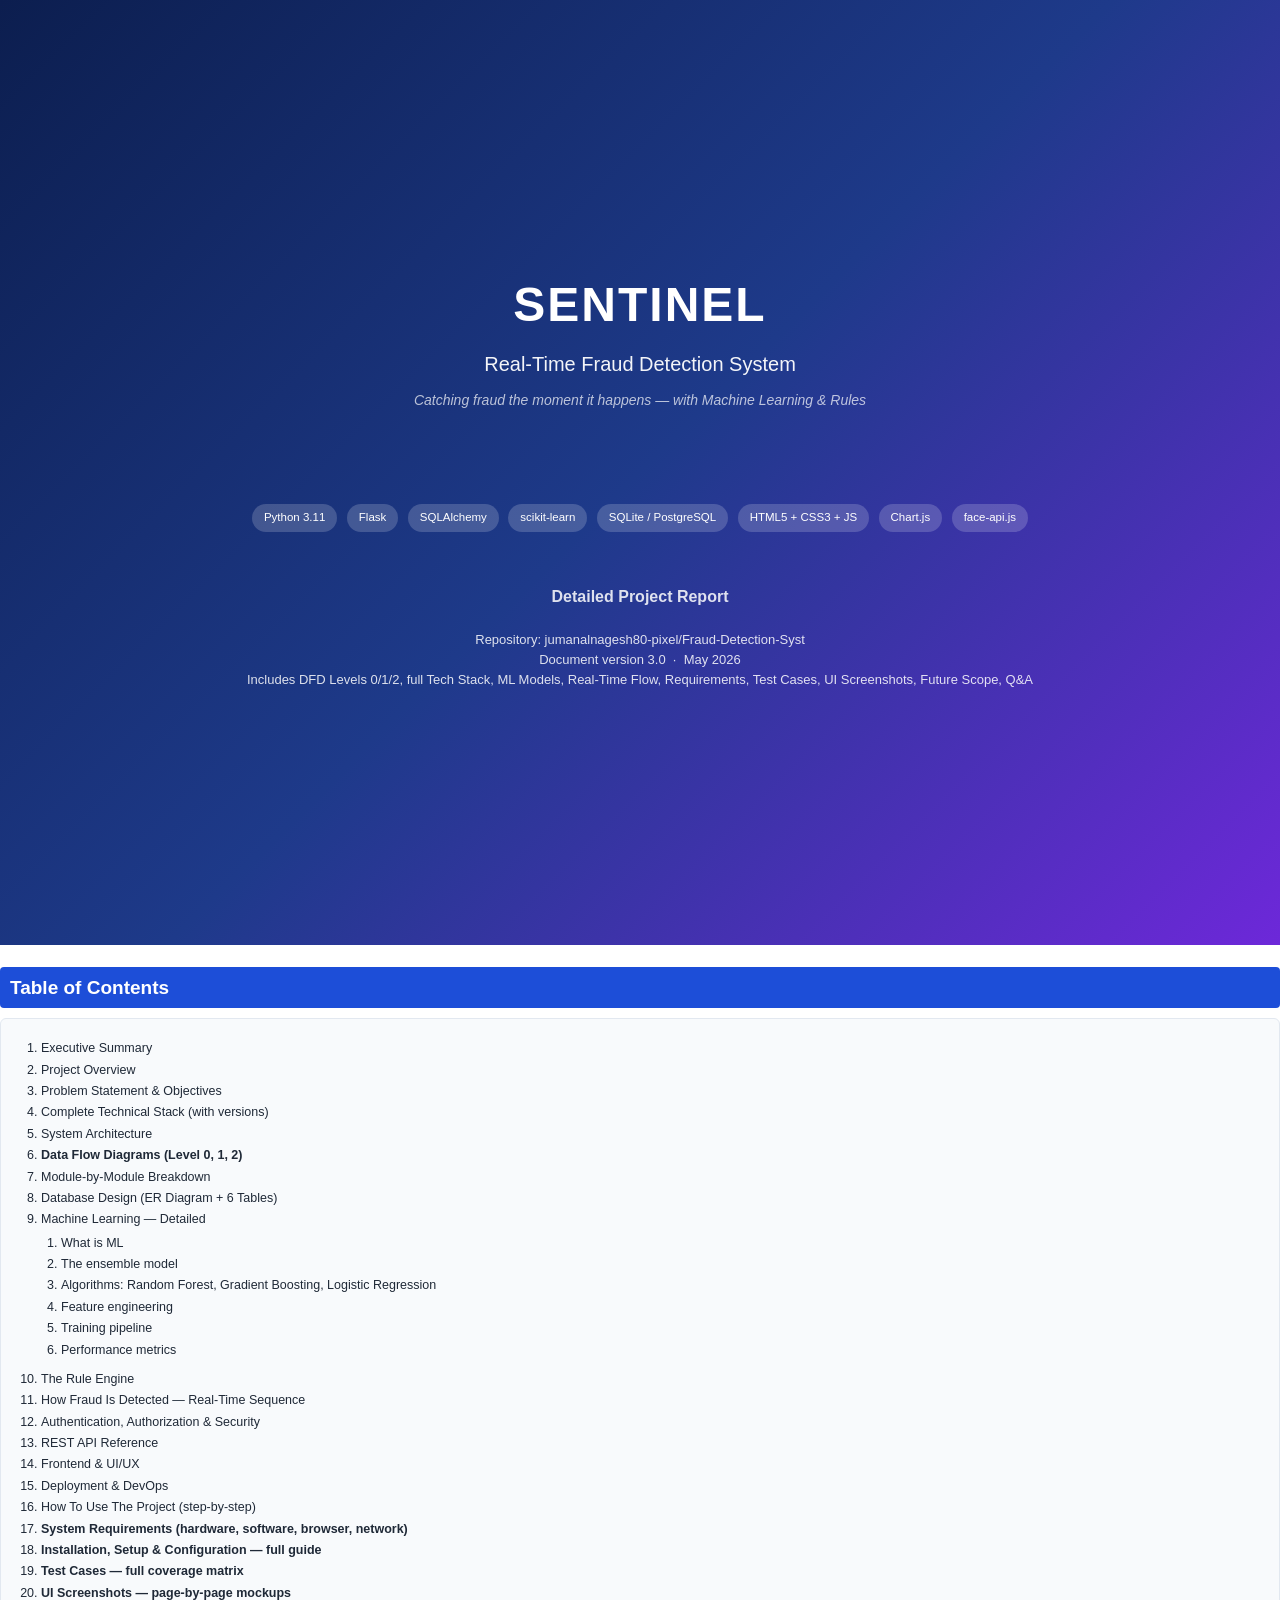
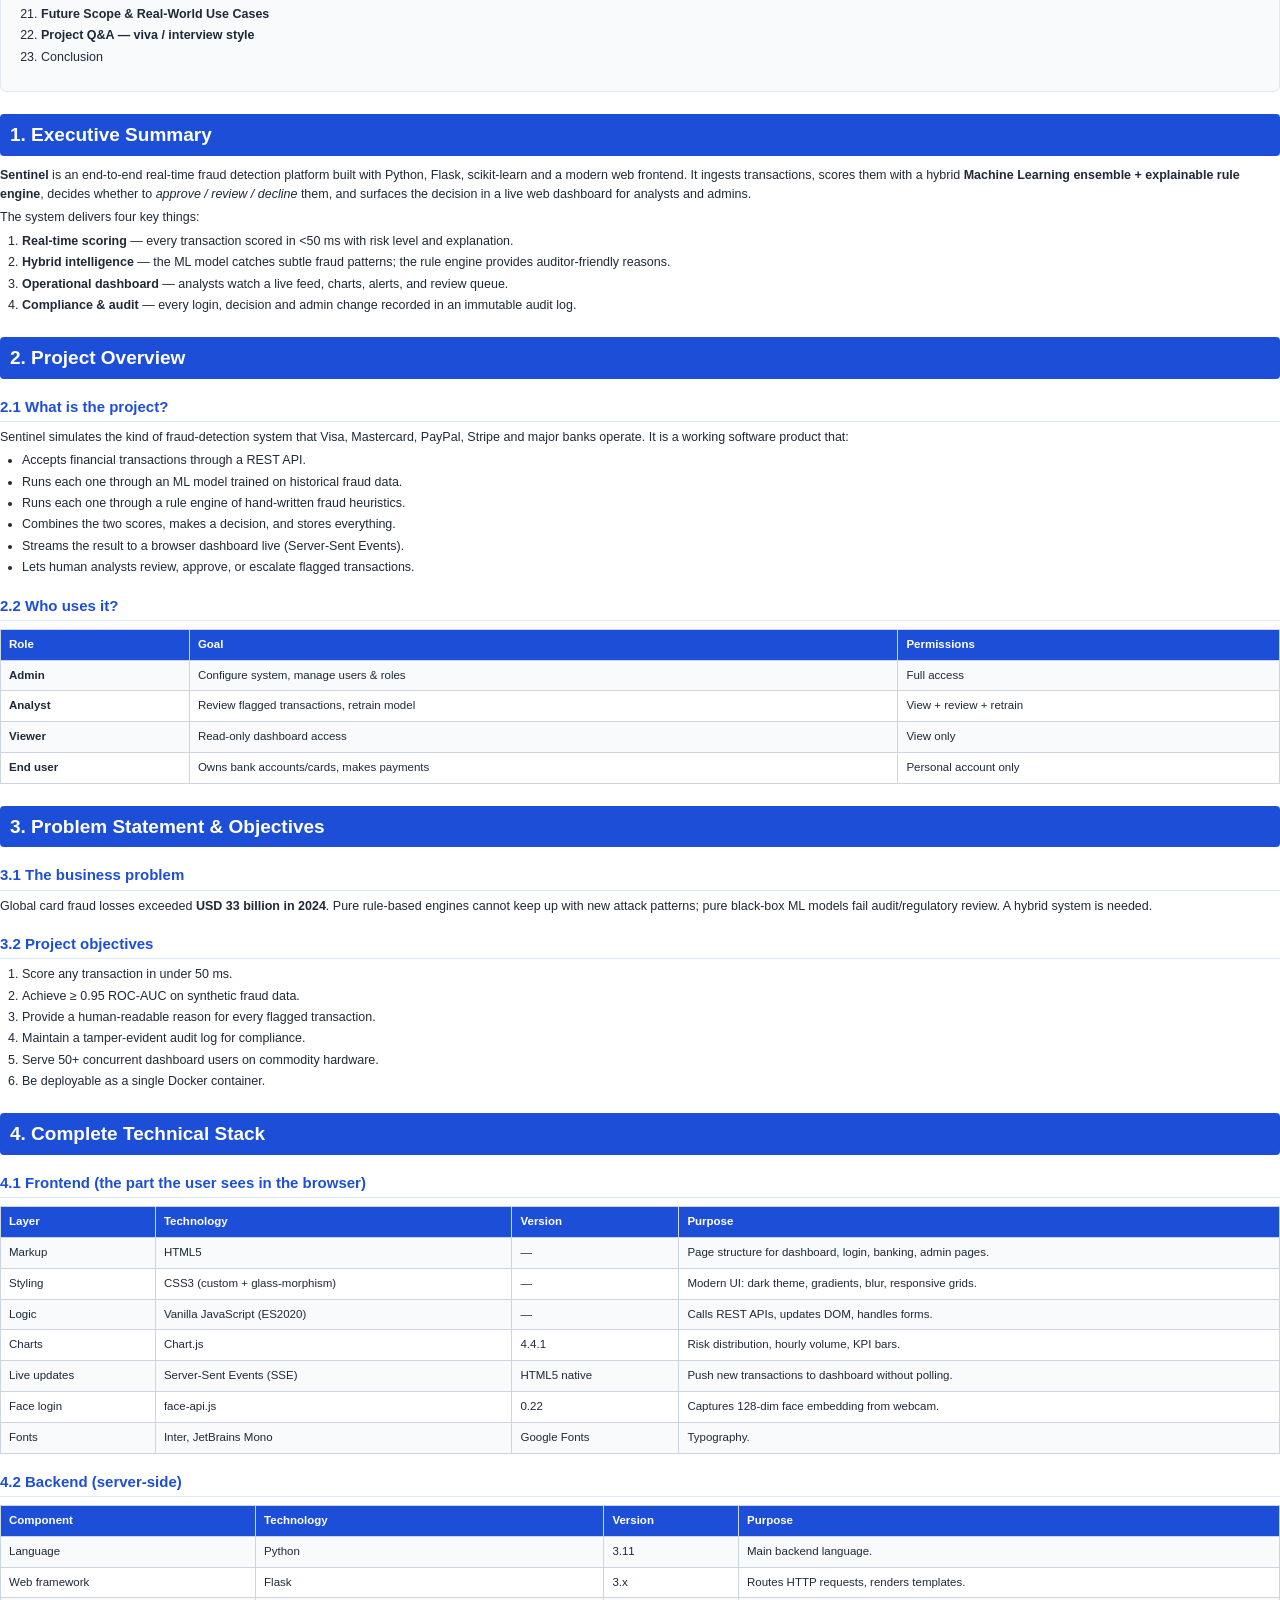
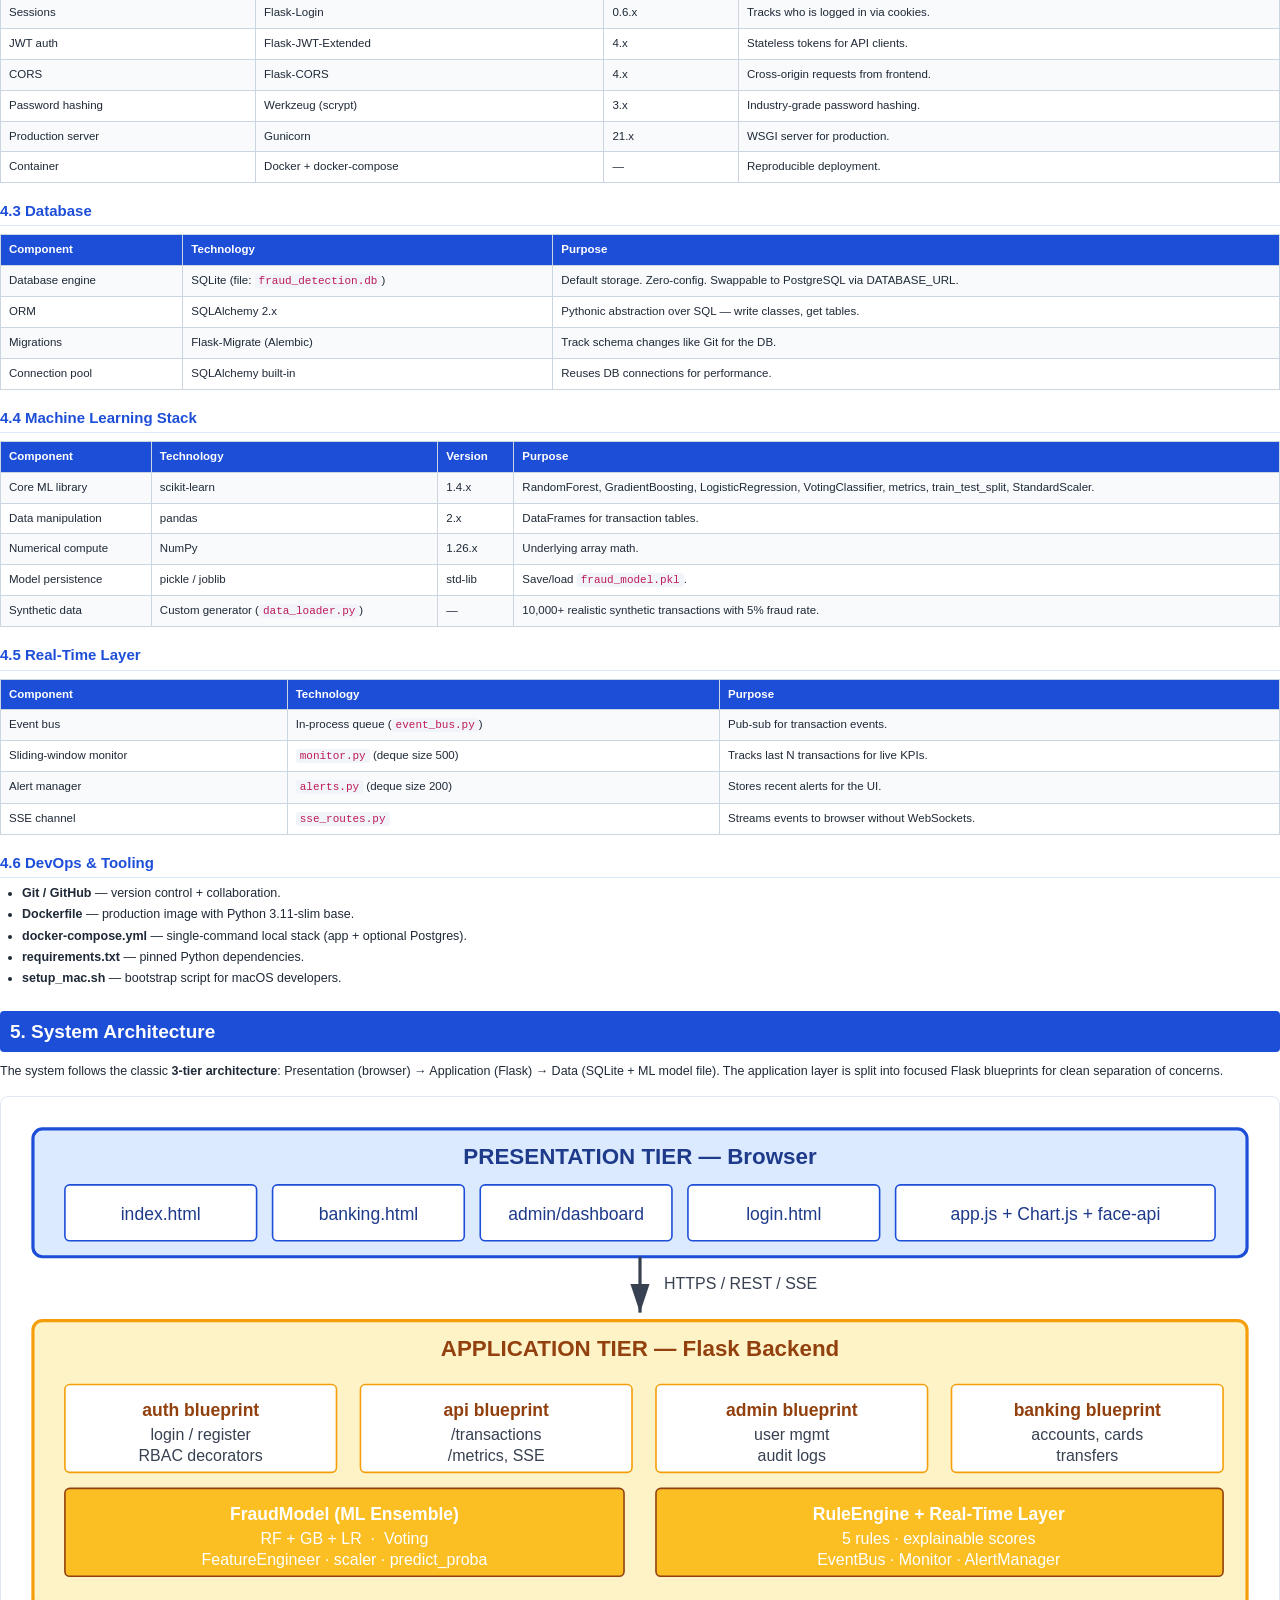
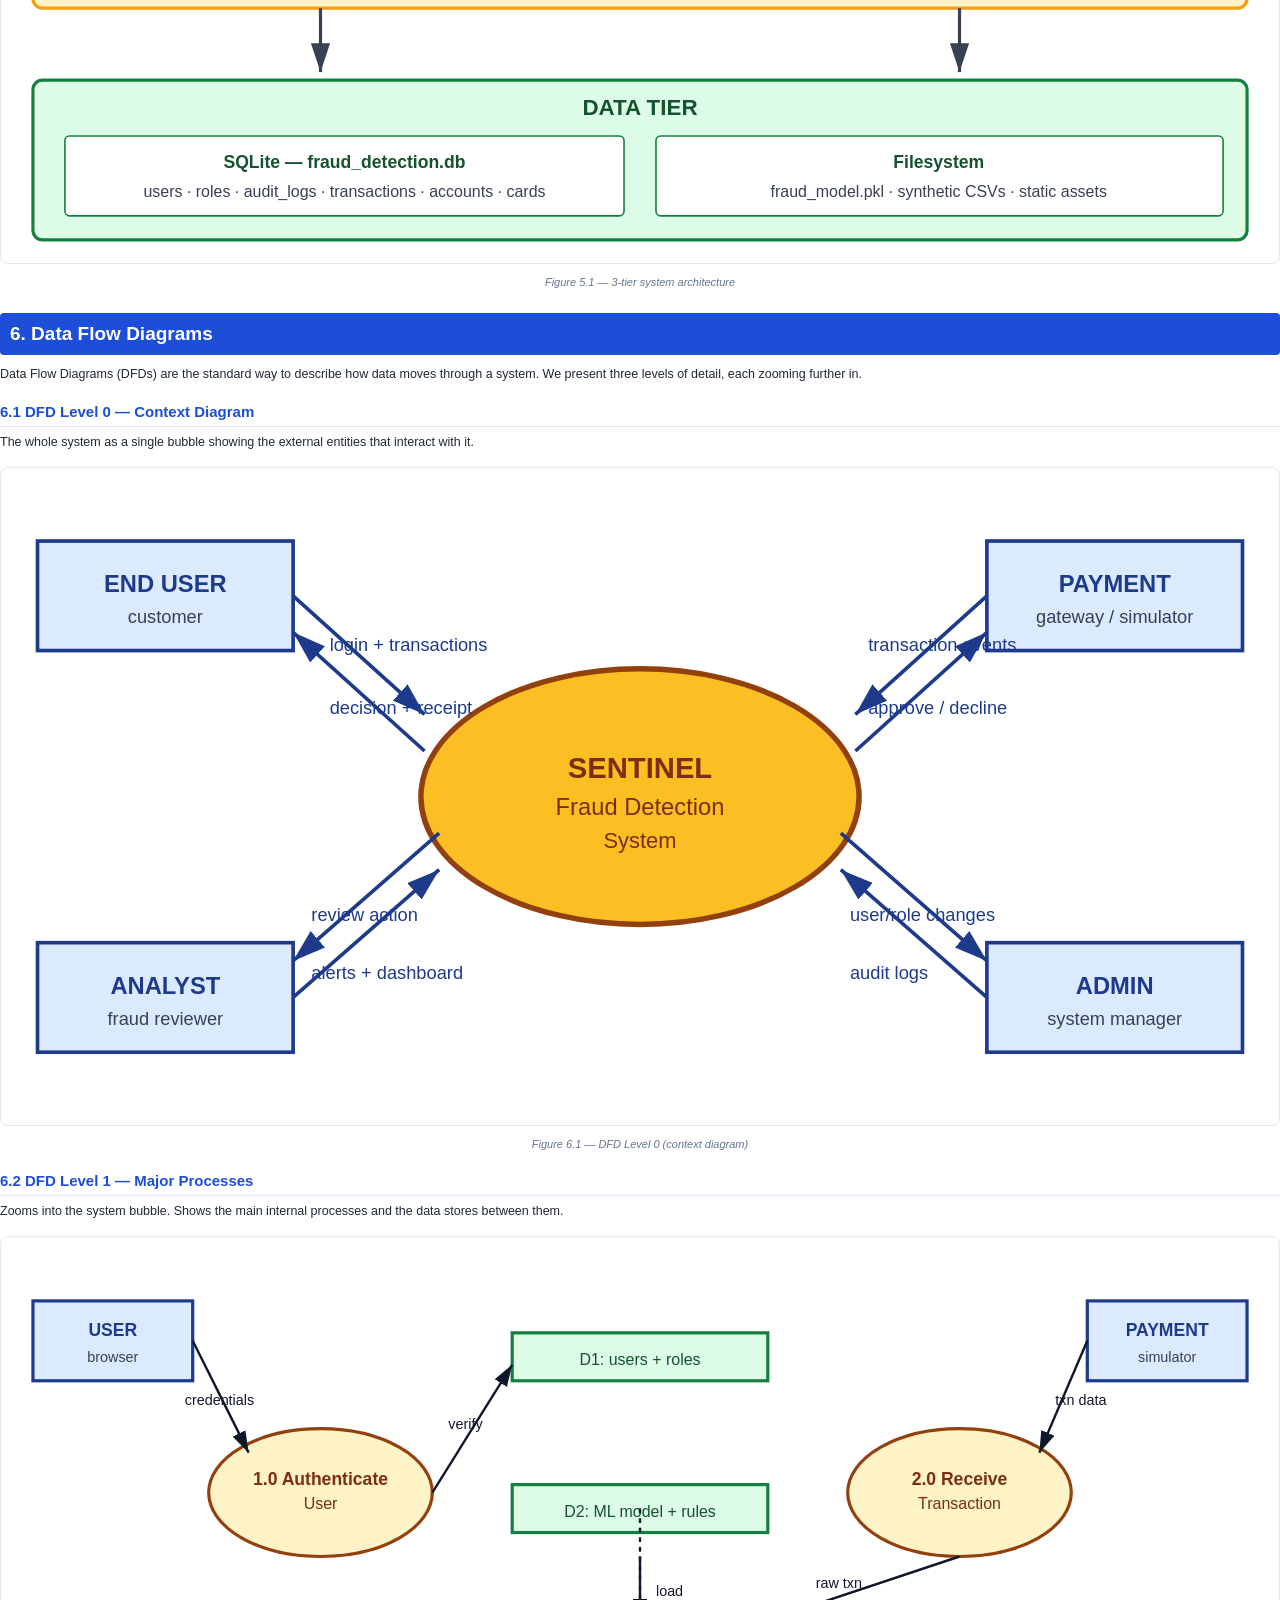
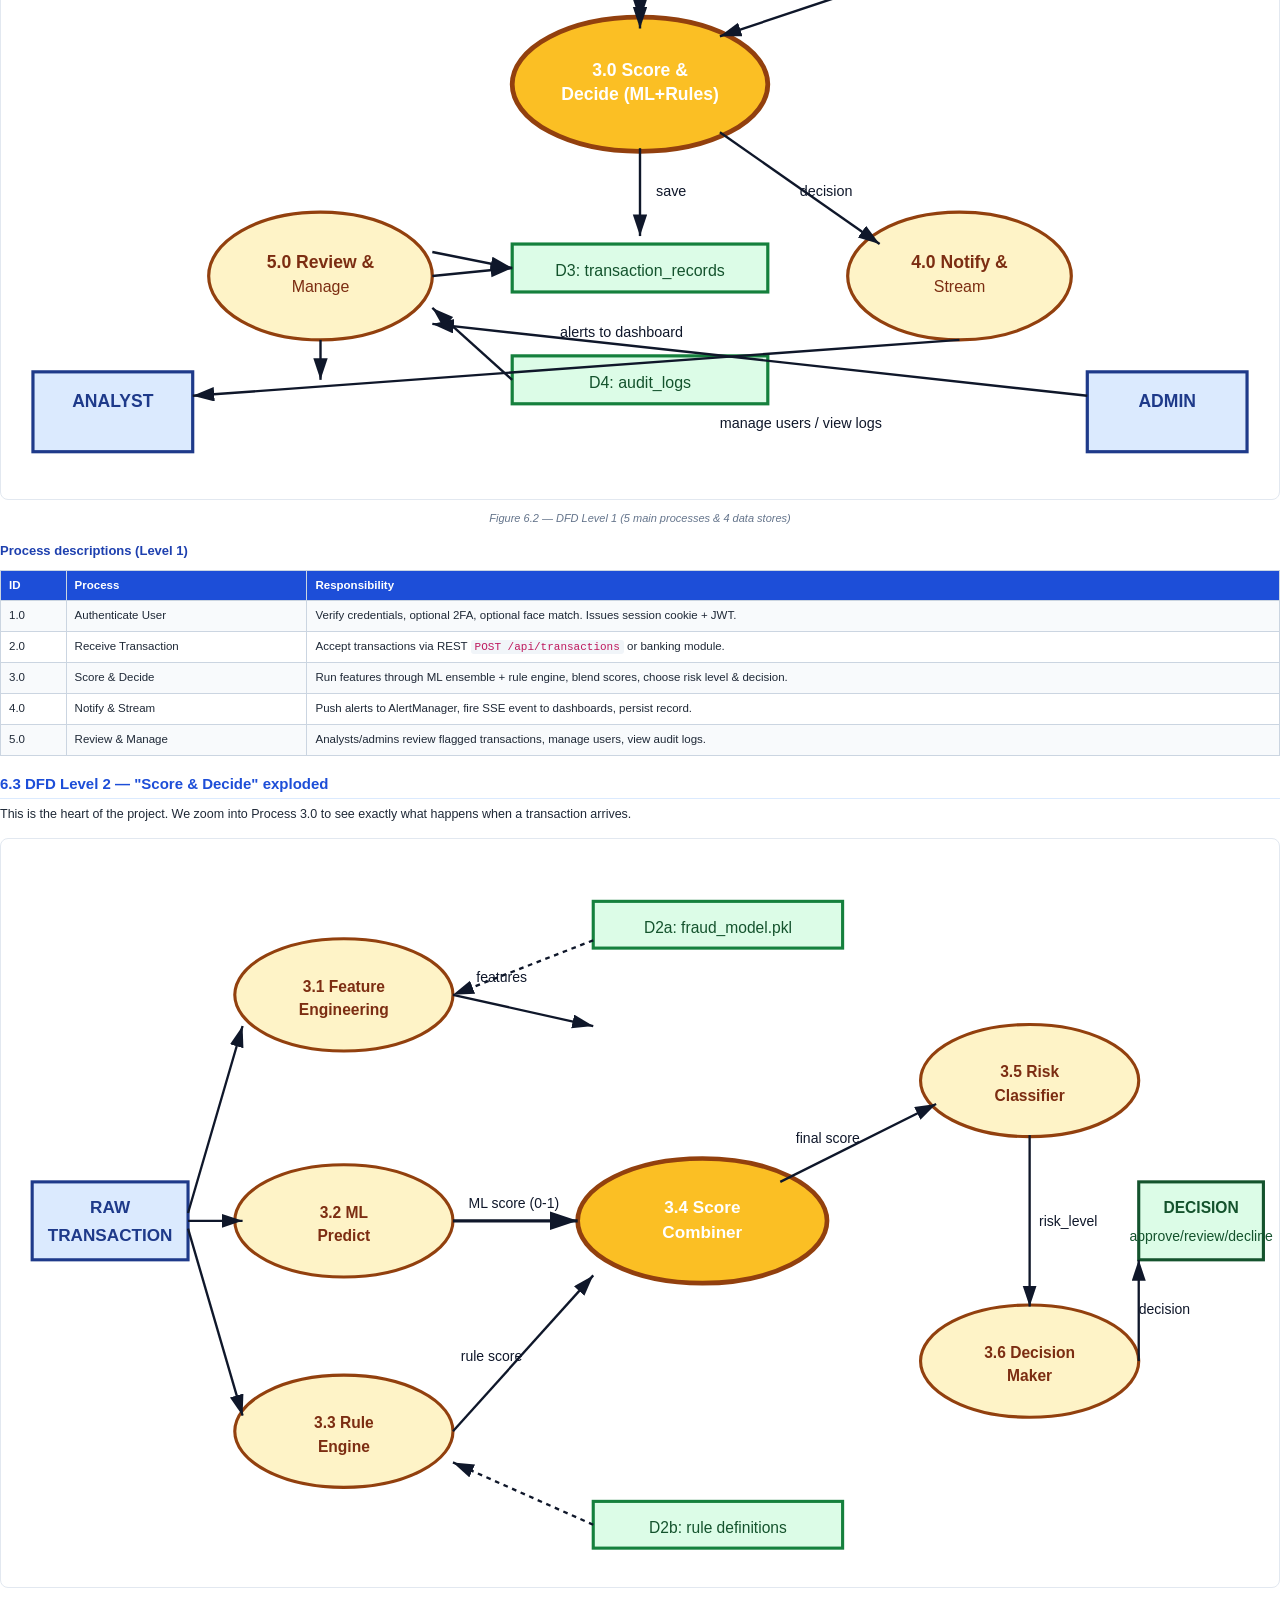
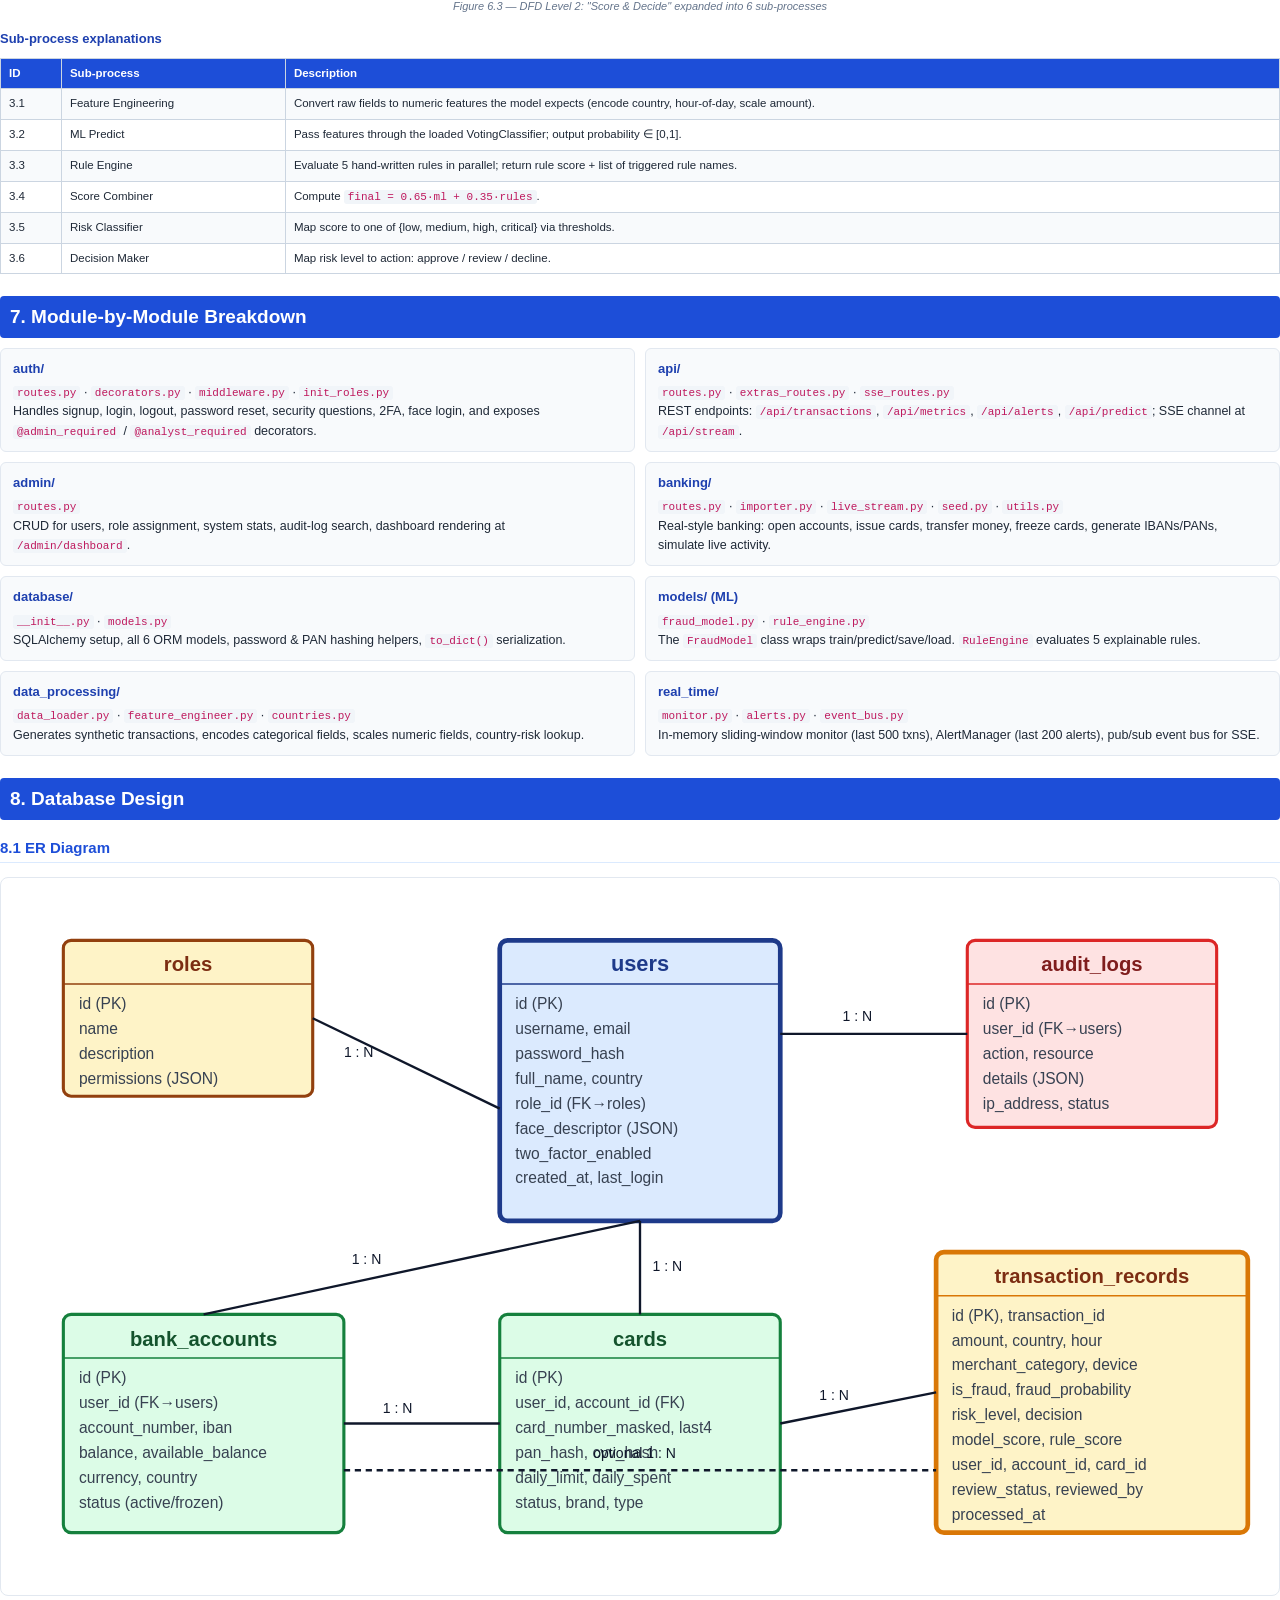
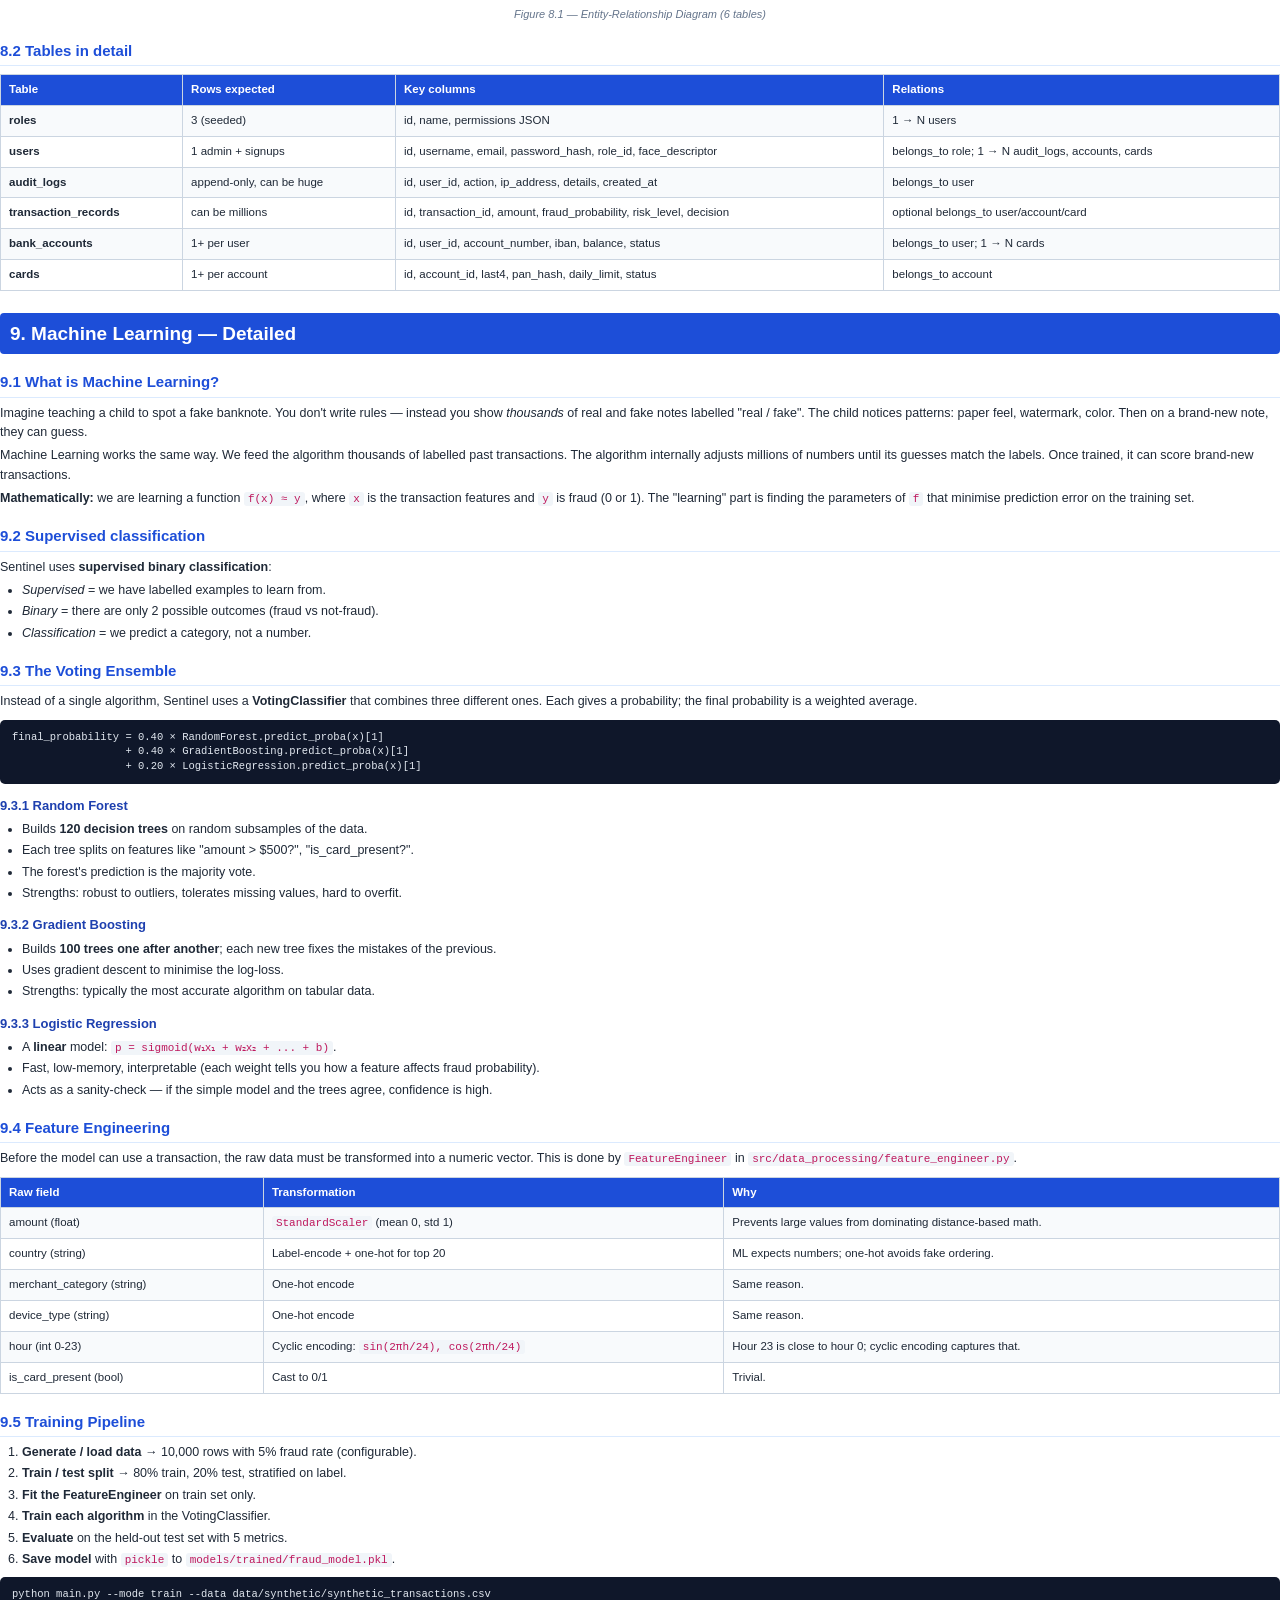
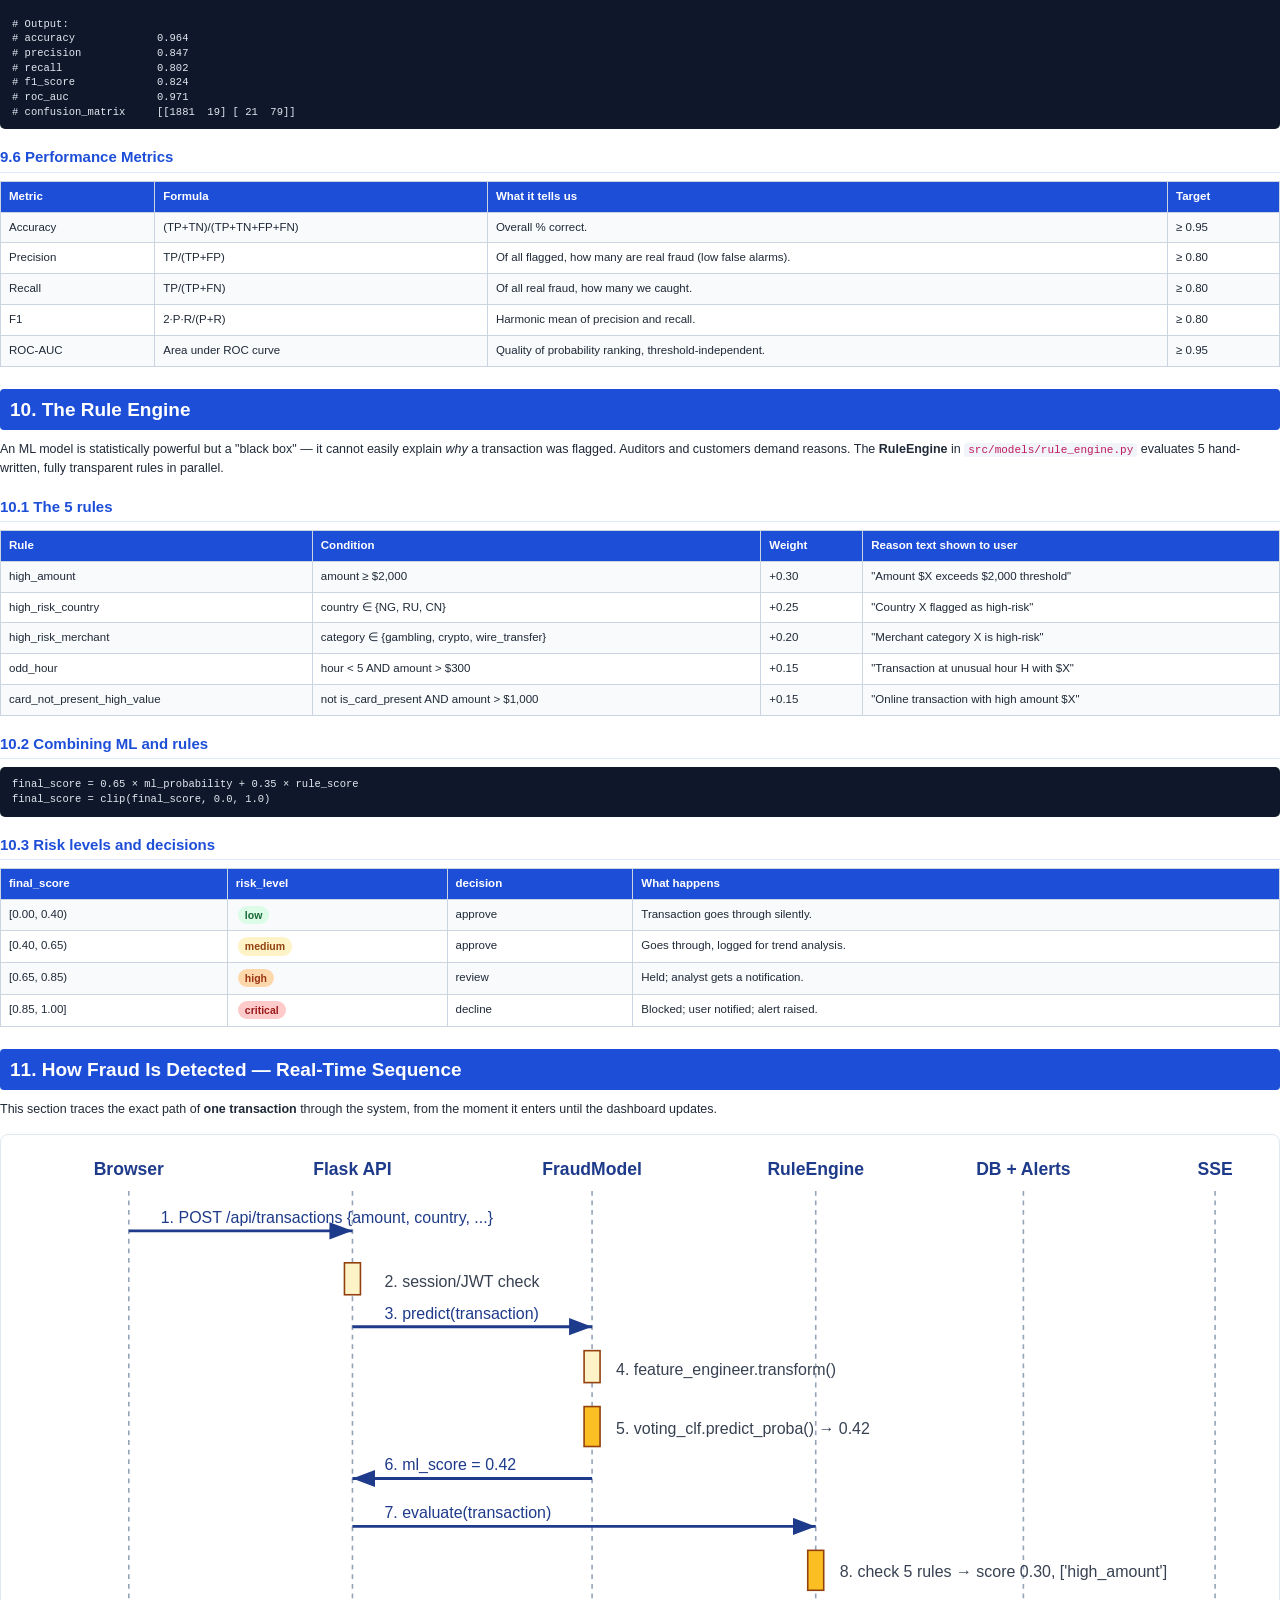
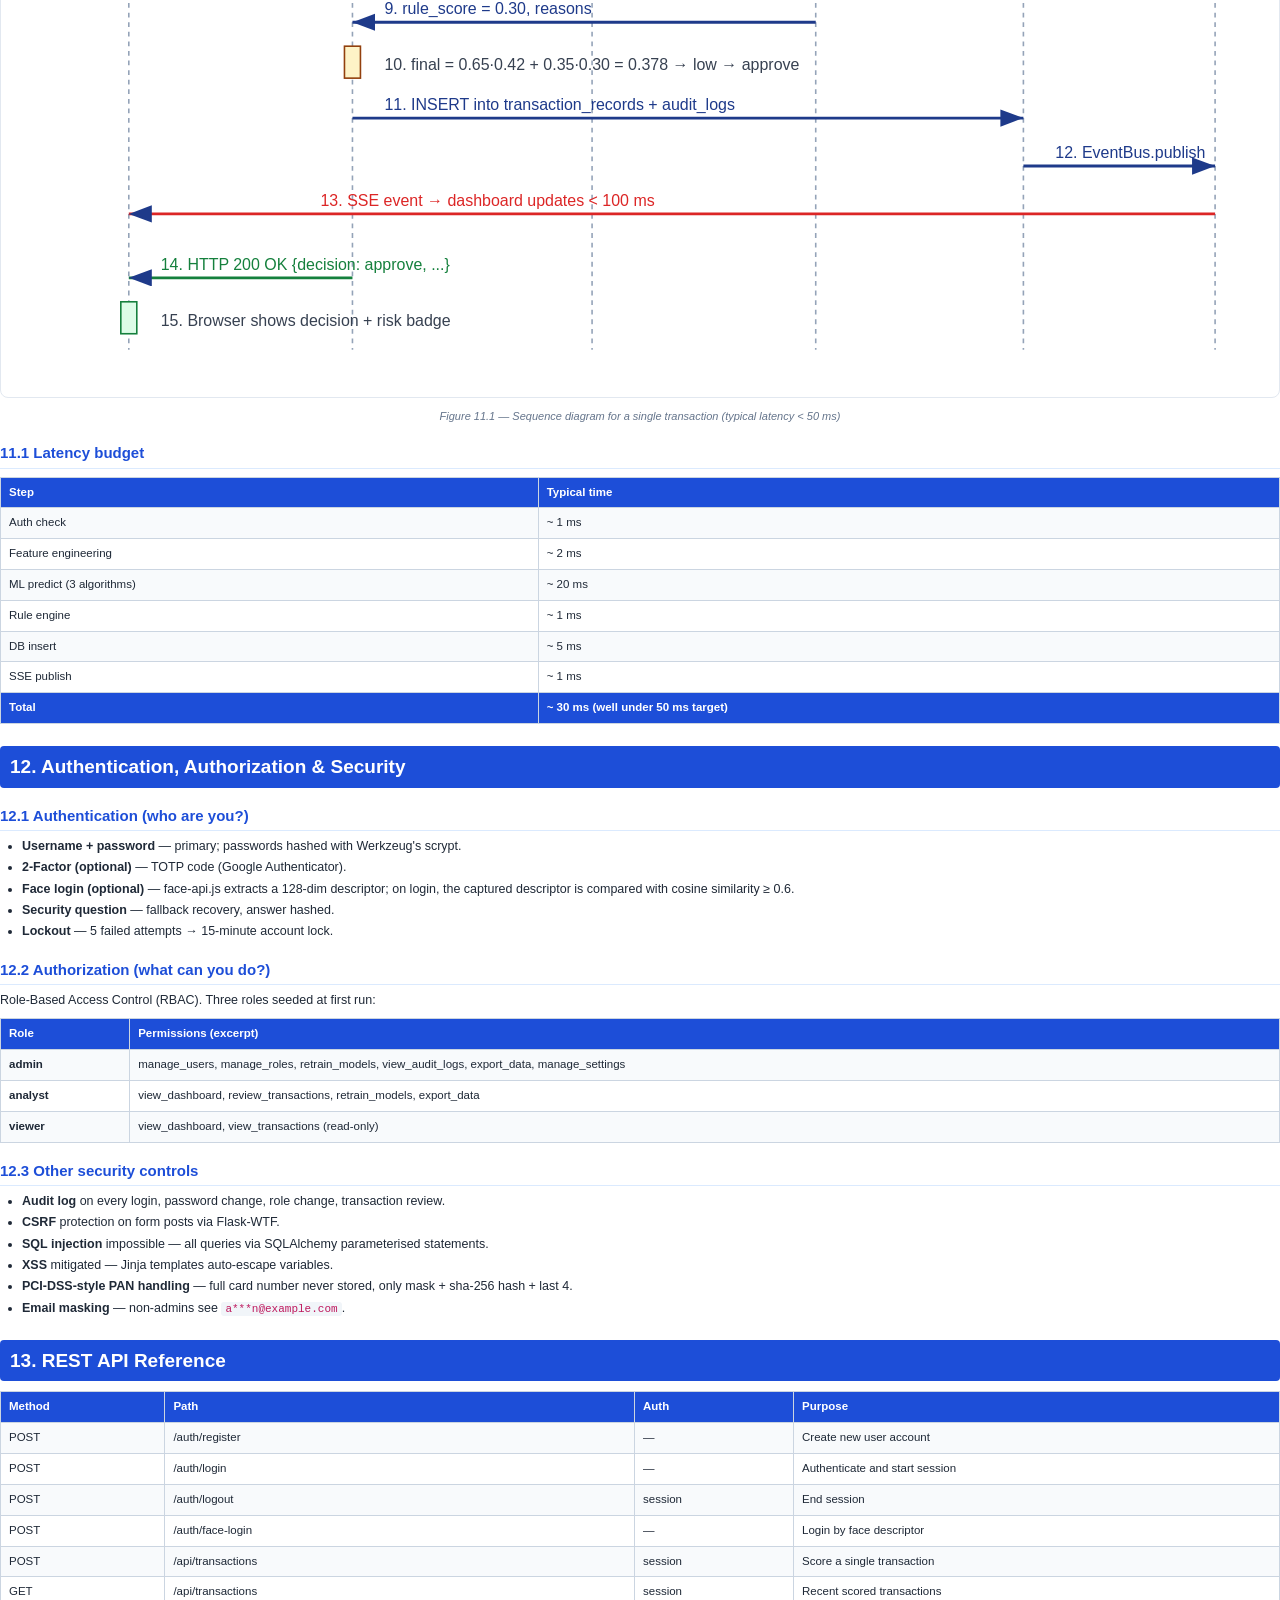
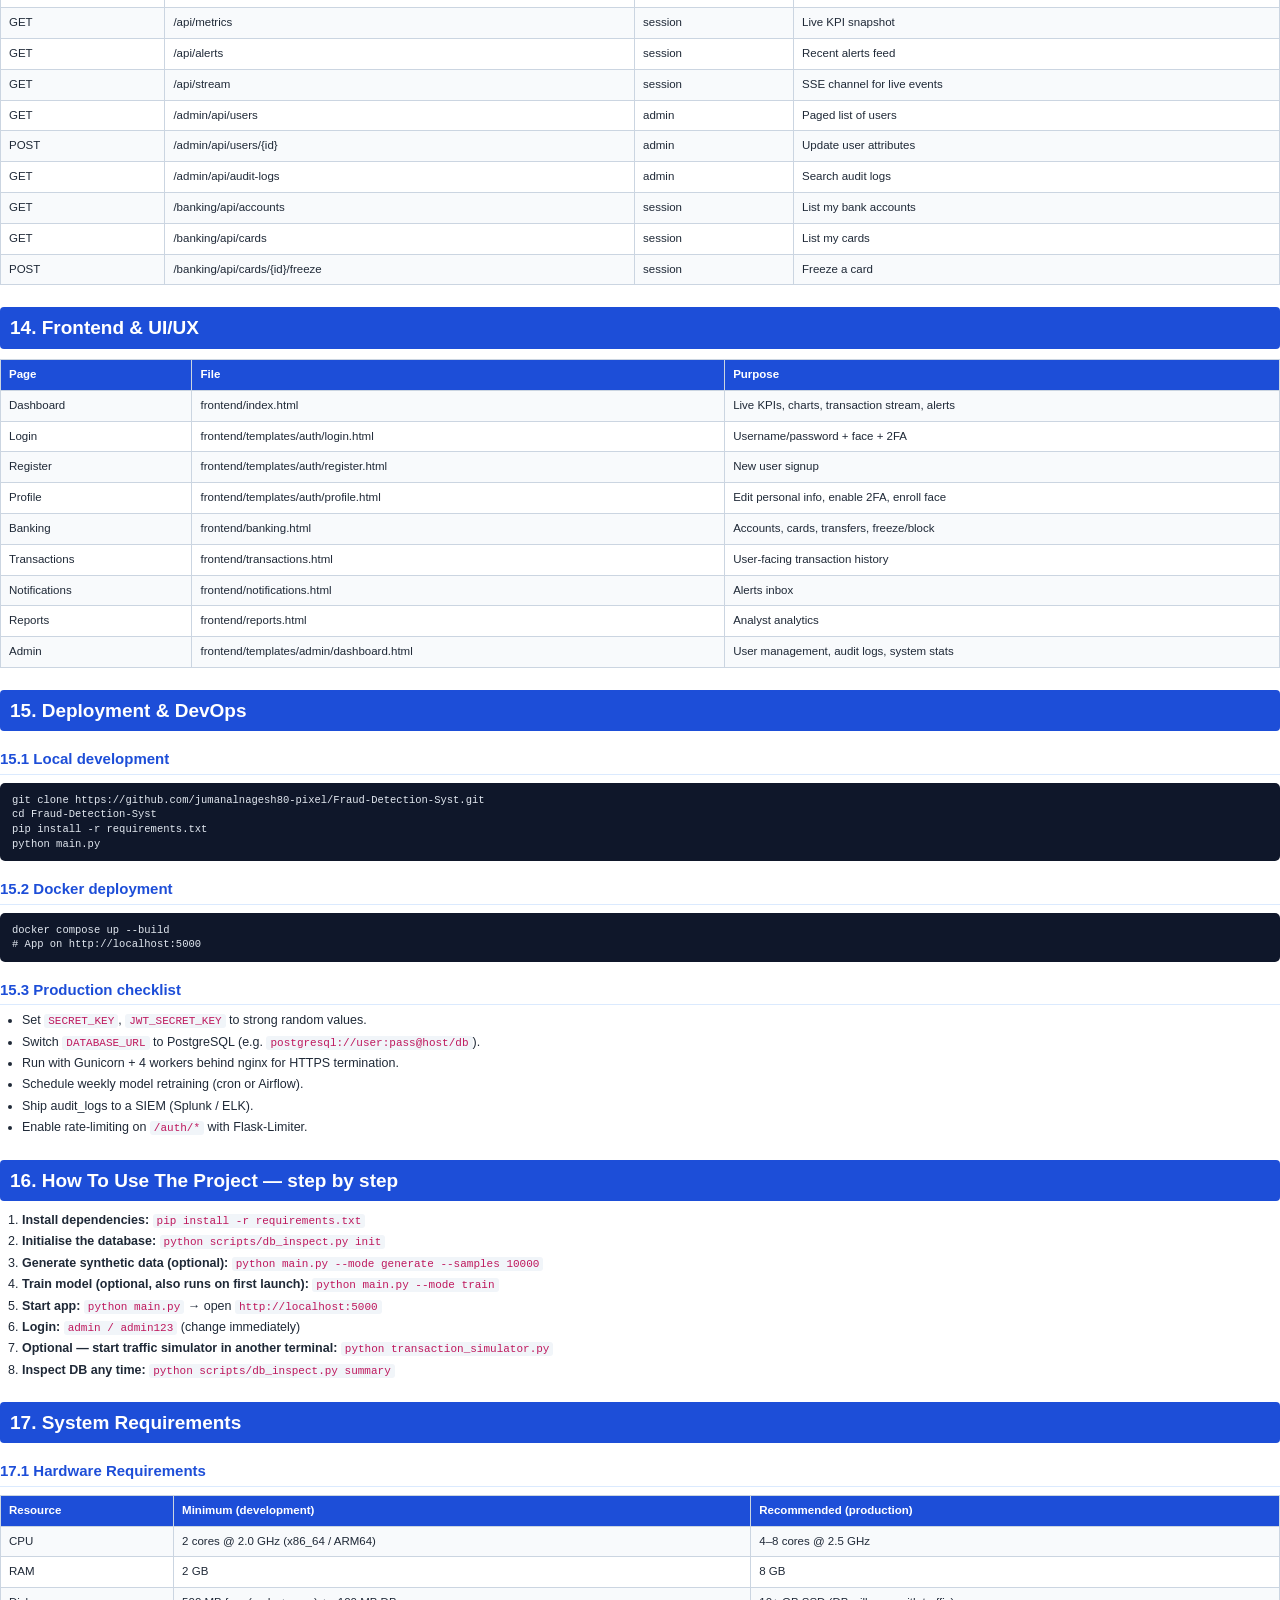
<file: Project_Report_Detailed.html>
<!DOCTYPE html>
<html lang="en">
<head>
<meta charset="UTF-8">
<title>Sentinel Fraud Detection System — Detailed Project Report</title>
<style>
  @page { size: A4; margin: 1.5cm; @bottom-center { content: "Sentinel · Fraud Detection · Page " counter(page) " of " counter(pages); font-size: 9px; color: #94a3b8; } }
  * { box-sizing: border-box; margin: 0; padding: 0; }
  body { font-family: 'Helvetica', 'Arial', sans-serif; line-height: 1.55; color: #1f2937; font-size: 12.5px; }
  h1, h2, h3, h4, h5 { color: #0f172a; page-break-after: avoid; }
  h1 { font-size: 26px; margin: 14px 0 8px; }
  h2 { font-size: 19px; margin: 22px 0 10px; padding: 6px 10px; background: #1d4ed8; color: white; border-radius: 4px; page-break-before: always; }
  h2:first-of-type { page-break-before: avoid; }
  h3 { font-size: 15px; margin: 16px 0 6px; color: #1d4ed8; border-bottom: 1.5px solid #dbeafe; padding-bottom: 3px; }
  h4 { font-size: 13px; margin: 12px 0 4px; color: #1e40af; }
  h5 { font-size: 12px; margin: 8px 0 3px; color: #374151; }
  p, li { font-size: 12.5px; margin: 4px 0; }
  ul, ol { margin: 4px 0 8px 22px; }
  li { margin: 2px 0; }
  code { background: #f1f5f9; padding: 1px 4px; border-radius: 3px; font-family: 'Courier New', monospace; font-size: 11px; color: #be185d; }
  pre { background: #0f172a; color: #e2e8f0; padding: 10px 12px; border-radius: 5px; font-family: 'Courier New', monospace; font-size: 10.5px; line-height: 1.4; margin: 8px 0; white-space: pre-wrap; page-break-inside: avoid; }
  table { width: 100%; border-collapse: collapse; margin: 8px 0 14px; font-size: 11.5px; page-break-inside: avoid; }
  th, td { border: 1px solid #cbd5e1; padding: 6px 8px; text-align: left; vertical-align: top; }
  th { background: #1d4ed8; color: white; font-weight: 600; }
  tr:nth-child(even) td { background: #f8fafc; }
  .cover { text-align: center; padding: 100px 30px; background: linear-gradient(135deg, #0c1e4f 0%, #1e3a8a 50%, #6d28d9 100%); color: white; page-break-after: always; height: 25cm; display: flex; flex-direction: column; justify-content: center; }
  .cover h1 { color: white; font-size: 48px; margin-bottom: 6px; letter-spacing: 2px; }
  .cover .subtitle { font-size: 20px; opacity: 0.95; margin-bottom: 50px; font-weight: 300; }
  .cover .tagline { font-size: 14px; opacity: 0.7; margin-top: -40px; margin-bottom: 60px; font-style: italic; }
  .cover .meta { font-size: 13px; opacity: 0.85; margin-top: 50px; }
  .cover .badge { display: inline-block; padding: 5px 12px; border-radius: 16px; background: rgba(255,255,255,0.18); margin: 3px; font-size: 11.5px; }
  .callout { background: #eff6ff; border-left: 4px solid #3b82f6; padding: 8px 12px; border-radius: 3px; margin: 8px 0; font-size: 11.5px; page-break-inside: avoid; }
  .callout.warn { background: #fef3c7; border-left-color: #f59e0b; }
  .callout.tip { background: #ecfdf5; border-left-color: #10b981; }
  .callout.danger { background: #fee2e2; border-left-color: #dc2626; }
  .toc { background: #f8fafc; padding: 14px 20px; border: 1px solid #e2e8f0; border-radius: 6px; }
  .toc h3 { border: none; margin-top: 0; }
  .toc ol { margin-left: 20px; columns: 1; }
  .toc a { color: #1d4ed8; text-decoration: none; font-size: 12px; }
  .grid2 { display: grid; grid-template-columns: 1fr 1fr; gap: 10px; margin: 8px 0; }
  .card { background: #f8fafc; border: 1px solid #e2e8f0; border-radius: 6px; padding: 10px 12px; page-break-inside: avoid; }
  .card h4 { margin-top: 0; color: #1e40af; }
  .pill { display: inline-block; padding: 1px 7px; border-radius: 9px; background: #dbeafe; color: #1e40af; font-size: 10.5px; margin: 0 2px; font-weight: 600; }
  .qa { margin: 10px 0; padding: 8px 12px; background: #fafafa; border-left: 3px solid #6366f1; border-radius: 3px; page-break-inside: avoid; }
  .qa .q { font-weight: 700; color: #4338ca; margin-bottom: 4px; }
  .qa .a { color: #374151; }
  svg { display: block; margin: 10px auto; max-width: 100%; }
  .figure { text-align: center; margin: 14px 0; page-break-inside: avoid; }
  .figure-title { font-size: 11px; font-style: italic; color: #64748b; margin-top: 4px; }
  footer { margin-top: 28px; padding-top: 12px; border-top: 1px solid #cbd5e1; font-size: 10.5px; color: #64748b; text-align: center; }
</style>
</head>
<body>

<!-- =================== COVER =================== -->
<div class="cover">
  <h1>SENTINEL</h1>
  <div class="subtitle">Real-Time Fraud Detection System</div>
  <div class="tagline">Catching fraud the moment it happens — with Machine Learning &amp; Rules</div>
  <div style="margin-top: 30px;">
    <span class="badge">Python 3.11</span>
    <span class="badge">Flask</span>
    <span class="badge">SQLAlchemy</span>
    <span class="badge">scikit-learn</span>
    <span class="badge">SQLite / PostgreSQL</span>
    <span class="badge">HTML5 + CSS3 + JS</span>
    <span class="badge">Chart.js</span>
    <span class="badge">face-api.js</span>
  </div>
  <div class="meta">
    <strong style="font-size:16px;">Detailed Project Report</strong><br><br>
    Repository: jumanalnagesh80-pixel/Fraud-Detection-Syst<br>
    Document version 3.0 &nbsp;·&nbsp; May 2026<br>
    Includes DFD Levels 0/1/2, full Tech Stack, ML Models, Real-Time Flow, Requirements, Test Cases, UI Screenshots, Future Scope, Q&amp;A
  </div>
</div>

<!-- =================== TOC =================== -->
<h2>Table of Contents</h2>
<div class="toc">
  <ol>
    <li>Executive Summary</li>
    <li>Project Overview</li>
    <li>Problem Statement &amp; Objectives</li>
    <li>Complete Technical Stack (with versions)</li>
    <li>System Architecture</li>
    <li><strong>Data Flow Diagrams (Level 0, 1, 2)</strong></li>
    <li>Module-by-Module Breakdown</li>
    <li>Database Design (ER Diagram + 6 Tables)</li>
    <li>Machine Learning — Detailed
      <ol style="margin-top:2px;">
        <li>What is ML</li>
        <li>The ensemble model</li>
        <li>Algorithms: Random Forest, Gradient Boosting, Logistic Regression</li>
        <li>Feature engineering</li>
        <li>Training pipeline</li>
        <li>Performance metrics</li>
      </ol>
    </li>
    <li>The Rule Engine</li>
    <li>How Fraud Is Detected — Real-Time Sequence</li>
    <li>Authentication, Authorization &amp; Security</li>
    <li>REST API Reference</li>
    <li>Frontend &amp; UI/UX</li>
    <li>Deployment &amp; DevOps</li>
    <li>How To Use The Project (step-by-step)</li>
    <li><strong>System Requirements (hardware, software, browser, network)</strong></li>
    <li><strong>Installation, Setup &amp; Configuration — full guide</strong></li>
    <li><strong>Test Cases — full coverage matrix</strong></li>
    <li><strong>UI Screenshots — page-by-page mockups</strong></li>
    <li><strong>Future Scope &amp; Real-World Use Cases</strong></li>
    <li><strong>Project Q&amp;A — viva / interview style</strong></li>
    <li>Conclusion</li>
  </ol>
</div>

<!-- =================== 1. EXEC SUMMARY =================== -->
<h2>1. Executive Summary</h2>
<p><strong>Sentinel</strong> is an end-to-end real-time fraud detection platform built with Python, Flask, scikit-learn and a modern web frontend. It ingests transactions, scores them with a hybrid <strong>Machine Learning ensemble + explainable rule engine</strong>, decides whether to <em>approve / review / decline</em> them, and surfaces the decision in a live web dashboard for analysts and admins.</p>
<p>The system delivers four key things:</p>
<ol>
  <li><strong>Real-time scoring</strong> — every transaction scored in &lt;50 ms with risk level and explanation.</li>
  <li><strong>Hybrid intelligence</strong> — the ML model catches subtle fraud patterns; the rule engine provides auditor-friendly reasons.</li>
  <li><strong>Operational dashboard</strong> — analysts watch a live feed, charts, alerts, and review queue.</li>
  <li><strong>Compliance &amp; audit</strong> — every login, decision and admin change recorded in an immutable audit log.</li>
</ol>

<!-- =================== 2. OVERVIEW =================== -->
<h2>2. Project Overview</h2>
<h3>2.1 What is the project?</h3>
<p>Sentinel simulates the kind of fraud-detection system that Visa, Mastercard, PayPal, Stripe and major banks operate. It is a working software product that:</p>
<ul>
  <li>Accepts financial transactions through a REST API.</li>
  <li>Runs each one through an ML model trained on historical fraud data.</li>
  <li>Runs each one through a rule engine of hand-written fraud heuristics.</li>
  <li>Combines the two scores, makes a decision, and stores everything.</li>
  <li>Streams the result to a browser dashboard live (Server-Sent Events).</li>
  <li>Lets human analysts review, approve, or escalate flagged transactions.</li>
</ul>

<h3>2.2 Who uses it?</h3>
<table>
  <tr><th>Role</th><th>Goal</th><th>Permissions</th></tr>
  <tr><td><strong>Admin</strong></td><td>Configure system, manage users &amp; roles</td><td>Full access</td></tr>
  <tr><td><strong>Analyst</strong></td><td>Review flagged transactions, retrain model</td><td>View + review + retrain</td></tr>
  <tr><td><strong>Viewer</strong></td><td>Read-only dashboard access</td><td>View only</td></tr>
  <tr><td><strong>End user</strong></td><td>Owns bank accounts/cards, makes payments</td><td>Personal account only</td></tr>
</table>

<!-- =================== 3. PROBLEM =================== -->
<h2>3. Problem Statement &amp; Objectives</h2>
<h3>3.1 The business problem</h3>
<p>Global card fraud losses exceeded <strong>USD 33 billion in 2024</strong>. Pure rule-based engines cannot keep up with new attack patterns; pure black-box ML models fail audit/regulatory review. A hybrid system is needed.</p>

<h3>3.2 Project objectives</h3>
<ol>
  <li>Score any transaction in under 50 ms.</li>
  <li>Achieve ≥ 0.95 ROC-AUC on synthetic fraud data.</li>
  <li>Provide a human-readable reason for every flagged transaction.</li>
  <li>Maintain a tamper-evident audit log for compliance.</li>
  <li>Serve 50+ concurrent dashboard users on commodity hardware.</li>
  <li>Be deployable as a single Docker container.</li>
</ol>

<!-- =================== 4. TECH STACK =================== -->
<h2>4. Complete Technical Stack</h2>

<h3>4.1 Frontend (the part the user sees in the browser)</h3>
<table>
  <tr><th>Layer</th><th>Technology</th><th>Version</th><th>Purpose</th></tr>
  <tr><td>Markup</td><td>HTML5</td><td>—</td><td>Page structure for dashboard, login, banking, admin pages.</td></tr>
  <tr><td>Styling</td><td>CSS3 (custom + glass-morphism)</td><td>—</td><td>Modern UI: dark theme, gradients, blur, responsive grids.</td></tr>
  <tr><td>Logic</td><td>Vanilla JavaScript (ES2020)</td><td>—</td><td>Calls REST APIs, updates DOM, handles forms.</td></tr>
  <tr><td>Charts</td><td>Chart.js</td><td>4.4.1</td><td>Risk distribution, hourly volume, KPI bars.</td></tr>
  <tr><td>Live updates</td><td>Server-Sent Events (SSE)</td><td>HTML5 native</td><td>Push new transactions to dashboard without polling.</td></tr>
  <tr><td>Face login</td><td>face-api.js</td><td>0.22</td><td>Captures 128-dim face embedding from webcam.</td></tr>
  <tr><td>Fonts</td><td>Inter, JetBrains Mono</td><td>Google Fonts</td><td>Typography.</td></tr>
</table>

<h3>4.2 Backend (server-side)</h3>
<table>
  <tr><th>Component</th><th>Technology</th><th>Version</th><th>Purpose</th></tr>
  <tr><td>Language</td><td>Python</td><td>3.11</td><td>Main backend language.</td></tr>
  <tr><td>Web framework</td><td>Flask</td><td>3.x</td><td>Routes HTTP requests, renders templates.</td></tr>
  <tr><td>Sessions</td><td>Flask-Login</td><td>0.6.x</td><td>Tracks who is logged in via cookies.</td></tr>
  <tr><td>JWT auth</td><td>Flask-JWT-Extended</td><td>4.x</td><td>Stateless tokens for API clients.</td></tr>
  <tr><td>CORS</td><td>Flask-CORS</td><td>4.x</td><td>Cross-origin requests from frontend.</td></tr>
  <tr><td>Password hashing</td><td>Werkzeug (scrypt)</td><td>3.x</td><td>Industry-grade password hashing.</td></tr>
  <tr><td>Production server</td><td>Gunicorn</td><td>21.x</td><td>WSGI server for production.</td></tr>
  <tr><td>Container</td><td>Docker + docker-compose</td><td>—</td><td>Reproducible deployment.</td></tr>
</table>

<h3>4.3 Database</h3>
<table>
  <tr><th>Component</th><th>Technology</th><th>Purpose</th></tr>
  <tr><td>Database engine</td><td>SQLite (file: <code>fraud_detection.db</code>)</td><td>Default storage. Zero-config. Swappable to PostgreSQL via DATABASE_URL.</td></tr>
  <tr><td>ORM</td><td>SQLAlchemy 2.x</td><td>Pythonic abstraction over SQL — write classes, get tables.</td></tr>
  <tr><td>Migrations</td><td>Flask-Migrate (Alembic)</td><td>Track schema changes like Git for the DB.</td></tr>
  <tr><td>Connection pool</td><td>SQLAlchemy built-in</td><td>Reuses DB connections for performance.</td></tr>
</table>

<h3>4.4 Machine Learning Stack</h3>
<table>
  <tr><th>Component</th><th>Technology</th><th>Version</th><th>Purpose</th></tr>
  <tr><td>Core ML library</td><td>scikit-learn</td><td>1.4.x</td><td>RandomForest, GradientBoosting, LogisticRegression, VotingClassifier, metrics, train_test_split, StandardScaler.</td></tr>
  <tr><td>Data manipulation</td><td>pandas</td><td>2.x</td><td>DataFrames for transaction tables.</td></tr>
  <tr><td>Numerical compute</td><td>NumPy</td><td>1.26.x</td><td>Underlying array math.</td></tr>
  <tr><td>Model persistence</td><td>pickle / joblib</td><td>std-lib</td><td>Save/load <code>fraud_model.pkl</code>.</td></tr>
  <tr><td>Synthetic data</td><td>Custom generator (<code>data_loader.py</code>)</td><td>—</td><td>10,000+ realistic synthetic transactions with 5% fraud rate.</td></tr>
</table>

<h3>4.5 Real-Time Layer</h3>
<table>
  <tr><th>Component</th><th>Technology</th><th>Purpose</th></tr>
  <tr><td>Event bus</td><td>In-process queue (<code>event_bus.py</code>)</td><td>Pub-sub for transaction events.</td></tr>
  <tr><td>Sliding-window monitor</td><td><code>monitor.py</code> (deque size 500)</td><td>Tracks last N transactions for live KPIs.</td></tr>
  <tr><td>Alert manager</td><td><code>alerts.py</code> (deque size 200)</td><td>Stores recent alerts for the UI.</td></tr>
  <tr><td>SSE channel</td><td><code>sse_routes.py</code></td><td>Streams events to browser without WebSockets.</td></tr>
</table>

<h3>4.6 DevOps &amp; Tooling</h3>
<ul>
  <li><strong>Git / GitHub</strong> — version control + collaboration.</li>
  <li><strong>Dockerfile</strong> — production image with Python 3.11-slim base.</li>
  <li><strong>docker-compose.yml</strong> — single-command local stack (app + optional Postgres).</li>
  <li><strong>requirements.txt</strong> — pinned Python dependencies.</li>
  <li><strong>setup_mac.sh</strong> — bootstrap script for macOS developers.</li>
</ul>

<!-- =================== 5. ARCHITECTURE =================== -->
<h2>5. System Architecture</h2>
<p>The system follows the classic <strong>3-tier architecture</strong>: Presentation (browser) → Application (Flask) → Data (SQLite + ML model file). The application layer is split into focused Flask blueprints for clean separation of concerns.</p>

<div class="figure">
<svg viewBox="0 0 800 480" xmlns="http://www.w3.org/2000/svg" style="background:white;border:1px solid #e2e8f0;border-radius:8px;">
  <!-- Browser Layer -->
  <rect x="20" y="20" width="760" height="80" fill="#dbeafe" stroke="#1d4ed8" stroke-width="2" rx="6"/>
  <text x="400" y="42" text-anchor="middle" font-family="Helvetica" font-size="14" font-weight="bold" fill="#1e3a8a">PRESENTATION TIER — Browser</text>
  <rect x="40" y="55" width="120" height="35" fill="white" stroke="#1d4ed8" rx="3"/>
  <text x="100" y="77" text-anchor="middle" font-size="11" fill="#1e3a8a">index.html</text>
  <rect x="170" y="55" width="120" height="35" fill="white" stroke="#1d4ed8" rx="3"/>
  <text x="230" y="77" text-anchor="middle" font-size="11" fill="#1e3a8a">banking.html</text>
  <rect x="300" y="55" width="120" height="35" fill="white" stroke="#1d4ed8" rx="3"/>
  <text x="360" y="77" text-anchor="middle" font-size="11" fill="#1e3a8a">admin/dashboard</text>
  <rect x="430" y="55" width="120" height="35" fill="white" stroke="#1d4ed8" rx="3"/>
  <text x="490" y="77" text-anchor="middle" font-size="11" fill="#1e3a8a">login.html</text>
  <rect x="560" y="55" width="200" height="35" fill="white" stroke="#1d4ed8" rx="3"/>
  <text x="660" y="77" text-anchor="middle" font-size="11" fill="#1e3a8a">app.js + Chart.js + face-api</text>

  <!-- Arrow -->
  <line x1="400" y1="100" x2="400" y2="135" stroke="#374151" stroke-width="2" marker-end="url(#arrow)"/>
  <text x="415" y="120" font-size="10" fill="#374151">HTTPS / REST / SSE</text>

  <!-- Application Layer -->
  <rect x="20" y="140" width="760" height="180" fill="#fef3c7" stroke="#f59e0b" stroke-width="2" rx="6"/>
  <text x="400" y="162" text-anchor="middle" font-family="Helvetica" font-size="14" font-weight="bold" fill="#92400e">APPLICATION TIER — Flask Backend</text>

  <rect x="40" y="180" width="170" height="55" fill="white" stroke="#f59e0b" rx="3"/>
  <text x="125" y="200" text-anchor="middle" font-size="11" font-weight="bold" fill="#92400e">auth blueprint</text>
  <text x="125" y="215" text-anchor="middle" font-size="10" fill="#374151">login / register</text>
  <text x="125" y="228" text-anchor="middle" font-size="10" fill="#374151">RBAC decorators</text>

  <rect x="225" y="180" width="170" height="55" fill="white" stroke="#f59e0b" rx="3"/>
  <text x="310" y="200" text-anchor="middle" font-size="11" font-weight="bold" fill="#92400e">api blueprint</text>
  <text x="310" y="215" text-anchor="middle" font-size="10" fill="#374151">/transactions</text>
  <text x="310" y="228" text-anchor="middle" font-size="10" fill="#374151">/metrics, SSE</text>

  <rect x="410" y="180" width="170" height="55" fill="white" stroke="#f59e0b" rx="3"/>
  <text x="495" y="200" text-anchor="middle" font-size="11" font-weight="bold" fill="#92400e">admin blueprint</text>
  <text x="495" y="215" text-anchor="middle" font-size="10" fill="#374151">user mgmt</text>
  <text x="495" y="228" text-anchor="middle" font-size="10" fill="#374151">audit logs</text>

  <rect x="595" y="180" width="170" height="55" fill="white" stroke="#f59e0b" rx="3"/>
  <text x="680" y="200" text-anchor="middle" font-size="11" font-weight="bold" fill="#92400e">banking blueprint</text>
  <text x="680" y="215" text-anchor="middle" font-size="10" fill="#374151">accounts, cards</text>
  <text x="680" y="228" text-anchor="middle" font-size="10" fill="#374151">transfers</text>

  <rect x="40" y="245" width="350" height="55" fill="#fbbf24" stroke="#92400e" rx="3"/>
  <text x="215" y="265" text-anchor="middle" font-size="11" font-weight="bold" fill="white">FraudModel (ML Ensemble)</text>
  <text x="215" y="280" text-anchor="middle" font-size="10" fill="white">RF + GB + LR &nbsp;·&nbsp; Voting</text>
  <text x="215" y="293" text-anchor="middle" font-size="10" fill="white">FeatureEngineer · scaler · predict_proba</text>

  <rect x="410" y="245" width="355" height="55" fill="#fbbf24" stroke="#92400e" rx="3"/>
  <text x="587" y="265" text-anchor="middle" font-size="11" font-weight="bold" fill="white">RuleEngine + Real-Time Layer</text>
  <text x="587" y="280" text-anchor="middle" font-size="10" fill="white">5 rules · explainable scores</text>
  <text x="587" y="293" text-anchor="middle" font-size="10" fill="white">EventBus · Monitor · AlertManager</text>

  <!-- Arrows -->
  <line x1="200" y1="320" x2="200" y2="360" stroke="#374151" stroke-width="2" marker-end="url(#arrow)"/>
  <line x1="600" y1="320" x2="600" y2="360" stroke="#374151" stroke-width="2" marker-end="url(#arrow)"/>

  <!-- Data Tier -->
  <rect x="20" y="365" width="760" height="100" fill="#dcfce7" stroke="#15803d" stroke-width="2" rx="6"/>
  <text x="400" y="387" text-anchor="middle" font-family="Helvetica" font-size="14" font-weight="bold" fill="#14532d">DATA TIER</text>

  <rect x="40" y="400" width="350" height="50" fill="white" stroke="#15803d" rx="3"/>
  <text x="215" y="420" text-anchor="middle" font-size="11" font-weight="bold" fill="#14532d">SQLite — fraud_detection.db</text>
  <text x="215" y="438" text-anchor="middle" font-size="10" fill="#374151">users · roles · audit_logs · transactions · accounts · cards</text>

  <rect x="410" y="400" width="355" height="50" fill="white" stroke="#15803d" rx="3"/>
  <text x="587" y="420" text-anchor="middle" font-size="11" font-weight="bold" fill="#14532d">Filesystem</text>
  <text x="587" y="438" text-anchor="middle" font-size="10" fill="#374151">fraud_model.pkl · synthetic CSVs · static assets</text>

  <defs>
    <marker id="arrow" markerWidth="10" markerHeight="10" refX="9" refY="3" orient="auto">
      <path d="M0,0 L0,6 L9,3 z" fill="#374151"/>
    </marker>
  </defs>
</svg>
<div class="figure-title">Figure 5.1 — 3-tier system architecture</div>
</div>

<!-- =================== 6. DFD =================== -->
<h2>6. Data Flow Diagrams</h2>
<p>Data Flow Diagrams (DFDs) are the standard way to describe how data moves through a system. We present three levels of detail, each zooming further in.</p>

<h3>6.1 DFD Level 0 — Context Diagram</h3>
<p>The whole system as a single bubble showing the external entities that interact with it.</p>

<div class="figure">
<svg viewBox="0 0 700 360" xmlns="http://www.w3.org/2000/svg" style="background:white;border:1px solid #e2e8f0;border-radius:8px;">
  <defs>
    <marker id="arr0" markerWidth="10" markerHeight="10" refX="9" refY="3" orient="auto">
      <path d="M0,0 L0,6 L9,3 z" fill="#1e3a8a"/>
    </marker>
  </defs>

  <!-- External entities (rectangles) -->
  <rect x="20" y="40" width="140" height="60" fill="#dbeafe" stroke="#1e3a8a" stroke-width="2"/>
  <text x="90" y="68" text-anchor="middle" font-size="13" font-weight="bold" fill="#1e3a8a">END USER</text>
  <text x="90" y="85" text-anchor="middle" font-size="10" fill="#374151">customer</text>

  <rect x="20" y="260" width="140" height="60" fill="#dbeafe" stroke="#1e3a8a" stroke-width="2"/>
  <text x="90" y="288" text-anchor="middle" font-size="13" font-weight="bold" fill="#1e3a8a">ANALYST</text>
  <text x="90" y="305" text-anchor="middle" font-size="10" fill="#374151">fraud reviewer</text>

  <rect x="540" y="40" width="140" height="60" fill="#dbeafe" stroke="#1e3a8a" stroke-width="2"/>
  <text x="610" y="68" text-anchor="middle" font-size="13" font-weight="bold" fill="#1e3a8a">PAYMENT</text>
  <text x="610" y="85" text-anchor="middle" font-size="10" fill="#374151">gateway / simulator</text>

  <rect x="540" y="260" width="140" height="60" fill="#dbeafe" stroke="#1e3a8a" stroke-width="2"/>
  <text x="610" y="288" text-anchor="middle" font-size="13" font-weight="bold" fill="#1e3a8a">ADMIN</text>
  <text x="610" y="305" text-anchor="middle" font-size="10" fill="#374151">system manager</text>

  <!-- The system: a circle in the middle -->
  <ellipse cx="350" cy="180" rx="120" ry="70" fill="#fbbf24" stroke="#92400e" stroke-width="3"/>
  <text x="350" y="170" text-anchor="middle" font-size="16" font-weight="bold" fill="#7c2d12">SENTINEL</text>
  <text x="350" y="190" text-anchor="middle" font-size="13" fill="#7c2d12">Fraud Detection</text>
  <text x="350" y="208" text-anchor="middle" font-size="12" fill="#7c2d12">System</text>

  <!-- Flows -->
  <line x1="160" y1="70" x2="232" y2="135" stroke="#1e3a8a" stroke-width="2" marker-end="url(#arr0)"/>
  <text x="180" y="100" font-size="10" fill="#1e3a8a">login + transactions</text>

  <line x1="232" y1="155" x2="160" y2="90" stroke="#1e3a8a" stroke-width="2" marker-end="url(#arr0)"/>
  <text x="180" y="135" font-size="10" fill="#1e3a8a">decision + receipt</text>

  <line x1="160" y1="290" x2="240" y2="220" stroke="#1e3a8a" stroke-width="2" marker-end="url(#arr0)"/>
  <text x="170" y="248" font-size="10" fill="#1e3a8a">review action</text>

  <line x1="240" y1="200" x2="160" y2="270" stroke="#1e3a8a" stroke-width="2" marker-end="url(#arr0)"/>
  <text x="170" y="280" font-size="10" fill="#1e3a8a">alerts + dashboard</text>

  <line x1="540" y1="70" x2="468" y2="135" stroke="#1e3a8a" stroke-width="2" marker-end="url(#arr0)"/>
  <text x="475" y="100" font-size="10" fill="#1e3a8a">transaction events</text>

  <line x1="468" y1="155" x2="540" y2="90" stroke="#1e3a8a" stroke-width="2" marker-end="url(#arr0)"/>
  <text x="475" y="135" font-size="10" fill="#1e3a8a">approve / decline</text>

  <line x1="540" y1="290" x2="460" y2="220" stroke="#1e3a8a" stroke-width="2" marker-end="url(#arr0)"/>
  <text x="465" y="248" font-size="10" fill="#1e3a8a">user/role changes</text>

  <line x1="460" y1="200" x2="540" y2="270" stroke="#1e3a8a" stroke-width="2" marker-end="url(#arr0)"/>
  <text x="465" y="280" font-size="10" fill="#1e3a8a">audit logs</text>
</svg>
<div class="figure-title">Figure 6.1 — DFD Level 0 (context diagram)</div>
</div>

<h3>6.2 DFD Level 1 — Major Processes</h3>
<p>Zooms into the system bubble. Shows the main internal processes and the data stores between them.</p>

<div class="figure">
<svg viewBox="0 0 800 540" xmlns="http://www.w3.org/2000/svg" style="background:white;border:1px solid #e2e8f0;border-radius:8px;">
  <defs>
    <marker id="arr1" markerWidth="10" markerHeight="10" refX="9" refY="3" orient="auto">
      <path d="M0,0 L0,6 L9,3 z" fill="#0f172a"/>
    </marker>
  </defs>

  <!-- External entities -->
  <rect x="20" y="40" width="100" height="50" fill="#dbeafe" stroke="#1e3a8a" stroke-width="2"/>
  <text x="70" y="62" text-anchor="middle" font-size="11" font-weight="bold" fill="#1e3a8a">USER</text>
  <text x="70" y="78" text-anchor="middle" font-size="9" fill="#374151">browser</text>

  <rect x="680" y="40" width="100" height="50" fill="#dbeafe" stroke="#1e3a8a" stroke-width="2"/>
  <text x="730" y="62" text-anchor="middle" font-size="11" font-weight="bold" fill="#1e3a8a">PAYMENT</text>
  <text x="730" y="78" text-anchor="middle" font-size="9" fill="#374151">simulator</text>

  <rect x="20" y="460" width="100" height="50" fill="#dbeafe" stroke="#1e3a8a" stroke-width="2"/>
  <text x="70" y="482" text-anchor="middle" font-size="11" font-weight="bold" fill="#1e3a8a">ANALYST</text>

  <rect x="680" y="460" width="100" height="50" fill="#dbeafe" stroke="#1e3a8a" stroke-width="2"/>
  <text x="730" y="482" text-anchor="middle" font-size="11" font-weight="bold" fill="#1e3a8a">ADMIN</text>

  <!-- Processes (circles) -->
  <ellipse cx="200" cy="160" rx="70" ry="40" fill="#fef3c7" stroke="#92400e" stroke-width="2"/>
  <text x="200" y="155" text-anchor="middle" font-size="11" font-weight="bold" fill="#7c2d12">1.0 Authenticate</text>
  <text x="200" y="170" text-anchor="middle" font-size="10" fill="#7c2d12">User</text>

  <ellipse cx="600" cy="160" rx="70" ry="40" fill="#fef3c7" stroke="#92400e" stroke-width="2"/>
  <text x="600" y="155" text-anchor="middle" font-size="11" font-weight="bold" fill="#7c2d12">2.0 Receive</text>
  <text x="600" y="170" text-anchor="middle" font-size="10" fill="#7c2d12">Transaction</text>

  <ellipse cx="400" cy="280" rx="80" ry="42" fill="#fbbf24" stroke="#92400e" stroke-width="3"/>
  <text x="400" y="275" text-anchor="middle" font-size="11" font-weight="bold" fill="white">3.0 Score &amp;</text>
  <text x="400" y="290" text-anchor="middle" font-size="11" font-weight="bold" fill="white">Decide (ML+Rules)</text>

  <ellipse cx="600" cy="400" rx="70" ry="40" fill="#fef3c7" stroke="#92400e" stroke-width="2"/>
  <text x="600" y="395" text-anchor="middle" font-size="11" font-weight="bold" fill="#7c2d12">4.0 Notify &amp;</text>
  <text x="600" y="410" text-anchor="middle" font-size="10" fill="#7c2d12">Stream</text>

  <ellipse cx="200" cy="400" rx="70" ry="40" fill="#fef3c7" stroke="#92400e" stroke-width="2"/>
  <text x="200" y="395" text-anchor="middle" font-size="11" font-weight="bold" fill="#7c2d12">5.0 Review &amp;</text>
  <text x="200" y="410" text-anchor="middle" font-size="10" fill="#7c2d12">Manage</text>

  <!-- Data stores (open rectangles) -->
  <rect x="320" y="60" width="160" height="30" fill="#dcfce7" stroke="#15803d" stroke-width="2"/>
  <text x="400" y="80" text-anchor="middle" font-size="10" fill="#14532d">D1: users + roles</text>

  <rect x="320" y="155" width="160" height="30" fill="#dcfce7" stroke="#15803d" stroke-width="2"/>
  <text x="400" y="175" text-anchor="middle" font-size="10" fill="#14532d">D2: ML model + rules</text>

  <rect x="320" y="380" width="160" height="30" fill="#dcfce7" stroke="#15803d" stroke-width="2"/>
  <text x="400" y="400" text-anchor="middle" font-size="10" fill="#14532d">D3: transaction_records</text>

  <rect x="320" y="450" width="160" height="30" fill="#dcfce7" stroke="#15803d" stroke-width="2"/>
  <text x="400" y="470" text-anchor="middle" font-size="10" fill="#14532d">D4: audit_logs</text>

  <!-- Flows -->
  <line x1="120" y1="65" x2="155" y2="135" stroke="#0f172a" stroke-width="1.5" marker-end="url(#arr1)"/>
  <text x="115" y="105" font-size="9" fill="#0f172a">credentials</text>

  <line x1="270" y1="160" x2="320" y2="80" stroke="#0f172a" stroke-width="1.5" marker-end="url(#arr1)"/>
  <text x="280" y="120" font-size="9" fill="#0f172a">verify</text>

  <line x1="680" y1="65" x2="650" y2="135" stroke="#0f172a" stroke-width="1.5" marker-end="url(#arr1)"/>
  <text x="660" y="105" font-size="9" fill="#0f172a">txn data</text>

  <line x1="600" y1="200" x2="450" y2="250" stroke="#0f172a" stroke-width="1.5" marker-end="url(#arr1)"/>
  <text x="510" y="220" font-size="9" fill="#0f172a">raw txn</text>

  <line x1="400" y1="200" x2="400" y2="240" stroke="#0f172a" stroke-width="1.5" marker-end="url(#arr1)"/>
  <text x="410" y="225" font-size="9" fill="#0f172a">load</text>

  <line x1="450" y1="310" x2="550" y2="380" stroke="#0f172a" stroke-width="1.5" marker-end="url(#arr1)"/>
  <text x="500" y="350" font-size="9" fill="#0f172a">decision</text>

  <line x1="400" y1="320" x2="400" y2="375" stroke="#0f172a" stroke-width="1.5" marker-end="url(#arr1)"/>
  <text x="410" y="350" font-size="9" fill="#0f172a">save</text>

  <line x1="600" y1="440" x2="120" y2="475" stroke="#0f172a" stroke-width="1.5" marker-end="url(#arr1)"/>
  <text x="350" y="438" font-size="9" fill="#0f172a">alerts to dashboard</text>

  <line x1="270" y1="400" x2="320" y2="395" stroke="#0f172a" stroke-width="1.5" marker-end="url(#arr1)"/>

  <line x1="200" y1="440" x2="200" y2="465" stroke="#0f172a" stroke-width="1.5" marker-end="url(#arr1)"/>

  <line x1="680" y1="475" x2="270" y2="430" stroke="#0f172a" stroke-width="1.5" marker-end="url(#arr1)"/>
  <text x="450" y="495" font-size="9" fill="#0f172a">manage users / view logs</text>

  <line x1="270" y1="385" x2="320" y2="395" stroke="#0f172a" stroke-width="1.5" marker-end="url(#arr1)"/>

  <line x1="320" y1="465" x2="270" y2="420" stroke="#0f172a" stroke-width="1.5" marker-end="url(#arr1)"/>

  <line x1="400" y1="170" x2="400" y2="245" stroke="#0f172a" stroke-width="1.5" stroke-dasharray="3,3" marker-end="url(#arr1)"/>
</svg>
<div class="figure-title">Figure 6.2 — DFD Level 1 (5 main processes &amp; 4 data stores)</div>
</div>

<h4>Process descriptions (Level 1)</h4>
<table>
  <tr><th>ID</th><th>Process</th><th>Responsibility</th></tr>
  <tr><td>1.0</td><td>Authenticate User</td><td>Verify credentials, optional 2FA, optional face match. Issues session cookie + JWT.</td></tr>
  <tr><td>2.0</td><td>Receive Transaction</td><td>Accept transactions via REST <code>POST /api/transactions</code> or banking module.</td></tr>
  <tr><td>3.0</td><td>Score &amp; Decide</td><td>Run features through ML ensemble + rule engine, blend scores, choose risk level &amp; decision.</td></tr>
  <tr><td>4.0</td><td>Notify &amp; Stream</td><td>Push alerts to AlertManager, fire SSE event to dashboards, persist record.</td></tr>
  <tr><td>5.0</td><td>Review &amp; Manage</td><td>Analysts/admins review flagged transactions, manage users, view audit logs.</td></tr>
</table>

<h3>6.3 DFD Level 2 — "Score &amp; Decide" exploded</h3>
<p>This is the heart of the project. We zoom into Process 3.0 to see exactly what happens when a transaction arrives.</p>

<div class="figure">
<svg viewBox="0 0 820 480" xmlns="http://www.w3.org/2000/svg" style="background:white;border:1px solid #e2e8f0;border-radius:8px;">
  <defs>
    <marker id="arr2" markerWidth="10" markerHeight="10" refX="9" refY="3" orient="auto">
      <path d="M0,0 L0,6 L9,3 z" fill="#0f172a"/>
    </marker>
  </defs>

  <!-- Input -->
  <rect x="20" y="220" width="100" height="50" fill="#dbeafe" stroke="#1e3a8a" stroke-width="2"/>
  <text x="70" y="240" text-anchor="middle" font-size="11" font-weight="bold" fill="#1e3a8a">RAW</text>
  <text x="70" y="258" text-anchor="middle" font-size="11" font-weight="bold" fill="#1e3a8a">TRANSACTION</text>

  <!-- Process 3.1 -->
  <ellipse cx="220" cy="100" rx="70" ry="36" fill="#fef3c7" stroke="#92400e" stroke-width="2"/>
  <text x="220" y="98" text-anchor="middle" font-size="10" font-weight="bold" fill="#7c2d12">3.1 Feature</text>
  <text x="220" y="113" text-anchor="middle" font-size="10" font-weight="bold" fill="#7c2d12">Engineering</text>

  <!-- Process 3.2 -->
  <ellipse cx="220" cy="245" rx="70" ry="36" fill="#fef3c7" stroke="#92400e" stroke-width="2"/>
  <text x="220" y="243" text-anchor="middle" font-size="10" font-weight="bold" fill="#7c2d12">3.2 ML</text>
  <text x="220" y="258" text-anchor="middle" font-size="10" font-weight="bold" fill="#7c2d12">Predict</text>

  <!-- Process 3.3 -->
  <ellipse cx="220" cy="380" rx="70" ry="36" fill="#fef3c7" stroke="#92400e" stroke-width="2"/>
  <text x="220" y="378" text-anchor="middle" font-size="10" font-weight="bold" fill="#7c2d12">3.3 Rule</text>
  <text x="220" y="393" text-anchor="middle" font-size="10" font-weight="bold" fill="#7c2d12">Engine</text>

  <!-- Process 3.4 -->
  <ellipse cx="450" cy="245" rx="80" ry="40" fill="#fbbf24" stroke="#92400e" stroke-width="3"/>
  <text x="450" y="240" text-anchor="middle" font-size="11" font-weight="bold" fill="white">3.4 Score</text>
  <text x="450" y="256" text-anchor="middle" font-size="11" font-weight="bold" fill="white">Combiner</text>

  <!-- Process 3.5 -->
  <ellipse cx="660" cy="155" rx="70" ry="36" fill="#fef3c7" stroke="#92400e" stroke-width="2"/>
  <text x="660" y="153" text-anchor="middle" font-size="10" font-weight="bold" fill="#7c2d12">3.5 Risk</text>
  <text x="660" y="168" text-anchor="middle" font-size="10" font-weight="bold" fill="#7c2d12">Classifier</text>

  <!-- Process 3.6 -->
  <ellipse cx="660" cy="335" rx="70" ry="36" fill="#fef3c7" stroke="#92400e" stroke-width="2"/>
  <text x="660" y="333" text-anchor="middle" font-size="10" font-weight="bold" fill="#7c2d12">3.6 Decision</text>
  <text x="660" y="348" text-anchor="middle" font-size="10" font-weight="bold" fill="#7c2d12">Maker</text>

  <!-- Data stores -->
  <rect x="380" y="40" width="160" height="30" fill="#dcfce7" stroke="#15803d" stroke-width="2"/>
  <text x="460" y="60" text-anchor="middle" font-size="10" fill="#14532d">D2a: fraud_model.pkl</text>

  <rect x="380" y="425" width="160" height="30" fill="#dcfce7" stroke="#15803d" stroke-width="2"/>
  <text x="460" y="445" text-anchor="middle" font-size="10" fill="#14532d">D2b: rule definitions</text>

  <!-- Output -->
  <rect x="730" y="220" width="80" height="50" fill="#dcfce7" stroke="#14532d" stroke-width="2"/>
  <text x="770" y="240" text-anchor="middle" font-size="10" font-weight="bold" fill="#14532d">DECISION</text>
  <text x="770" y="258" text-anchor="middle" font-size="9" fill="#14532d">approve/review/decline</text>

  <!-- Flows -->
  <line x1="120" y1="240" x2="155" y2="120" stroke="#0f172a" stroke-width="1.5" marker-end="url(#arr2)"/>
  <line x1="120" y1="245" x2="155" y2="245" stroke="#0f172a" stroke-width="1.5" marker-end="url(#arr2)"/>
  <line x1="120" y1="250" x2="155" y2="370" stroke="#0f172a" stroke-width="1.5" marker-end="url(#arr2)"/>

  <line x1="290" y1="100" x2="380" y2="120" stroke="#0f172a" stroke-width="1.5" marker-end="url(#arr2)"/>
  <text x="305" y="92" font-size="9" fill="#0f172a">features</text>

  <line x1="380" y1="65" x2="290" y2="100" stroke="#0f172a" stroke-width="1.5" stroke-dasharray="3,3" marker-end="url(#arr2)"/>

  <line x1="290" y1="245" x2="370" y2="245" stroke="#0f172a" stroke-width="2" marker-end="url(#arr2)"/>
  <text x="300" y="237" font-size="9" fill="#0f172a">ML score (0-1)</text>

  <line x1="290" y1="380" x2="380" y2="280" stroke="#0f172a" stroke-width="1.5" marker-end="url(#arr2)"/>
  <text x="295" y="335" font-size="9" fill="#0f172a">rule score</text>

  <line x1="380" y1="440" x2="290" y2="400" stroke="#0f172a" stroke-width="1.5" stroke-dasharray="3,3" marker-end="url(#arr2)"/>

  <line x1="500" y1="220" x2="600" y2="170" stroke="#0f172a" stroke-width="1.5" marker-end="url(#arr2)"/>
  <text x="510" y="195" font-size="9" fill="#0f172a">final score</text>

  <line x1="660" y1="190" x2="660" y2="300" stroke="#0f172a" stroke-width="1.5" marker-end="url(#arr2)"/>
  <text x="666" y="248" font-size="9" fill="#0f172a">risk_level</text>

  <line x1="730" y1="335" x2="730" y2="270" stroke="#0f172a" stroke-width="1.5" marker-end="url(#arr2)"/>
  <text x="730" y="305" font-size="9" fill="#0f172a">decision</text>
</svg>
<div class="figure-title">Figure 6.3 — DFD Level 2: "Score &amp; Decide" expanded into 6 sub-processes</div>
</div>

<h4>Sub-process explanations</h4>
<table>
  <tr><th>ID</th><th>Sub-process</th><th>Description</th></tr>
  <tr><td>3.1</td><td>Feature Engineering</td><td>Convert raw fields to numeric features the model expects (encode country, hour-of-day, scale amount).</td></tr>
  <tr><td>3.2</td><td>ML Predict</td><td>Pass features through the loaded VotingClassifier; output probability ∈ [0,1].</td></tr>
  <tr><td>3.3</td><td>Rule Engine</td><td>Evaluate 5 hand-written rules in parallel; return rule score + list of triggered rule names.</td></tr>
  <tr><td>3.4</td><td>Score Combiner</td><td>Compute <code>final = 0.65·ml + 0.35·rules</code>.</td></tr>
  <tr><td>3.5</td><td>Risk Classifier</td><td>Map score to one of {low, medium, high, critical} via thresholds.</td></tr>
  <tr><td>3.6</td><td>Decision Maker</td><td>Map risk level to action: approve / review / decline.</td></tr>
</table>

<!-- =================== 7. MODULES =================== -->
<h2>7. Module-by-Module Breakdown</h2>

<div class="grid2">
  <div class="card"><h4>auth/</h4>
  <code>routes.py</code> · <code>decorators.py</code> · <code>middleware.py</code> · <code>init_roles.py</code><br>
  Handles signup, login, logout, password reset, security questions, 2FA, face login, and exposes <code>@admin_required</code> / <code>@analyst_required</code> decorators.
  </div>
  <div class="card"><h4>api/</h4>
  <code>routes.py</code> · <code>extras_routes.py</code> · <code>sse_routes.py</code><br>
  REST endpoints: <code>/api/transactions</code>, <code>/api/metrics</code>, <code>/api/alerts</code>, <code>/api/predict</code>; SSE channel at <code>/api/stream</code>.
  </div>
  <div class="card"><h4>admin/</h4>
  <code>routes.py</code><br>
  CRUD for users, role assignment, system stats, audit-log search, dashboard rendering at <code>/admin/dashboard</code>.
  </div>
  <div class="card"><h4>banking/</h4>
  <code>routes.py</code> · <code>importer.py</code> · <code>live_stream.py</code> · <code>seed.py</code> · <code>utils.py</code><br>
  Real-style banking: open accounts, issue cards, transfer money, freeze cards, generate IBANs/PANs, simulate live activity.
  </div>
  <div class="card"><h4>database/</h4>
  <code>__init__.py</code> · <code>models.py</code><br>
  SQLAlchemy setup, all 6 ORM models, password &amp; PAN hashing helpers, <code>to_dict()</code> serialization.
  </div>
  <div class="card"><h4>models/ (ML)</h4>
  <code>fraud_model.py</code> · <code>rule_engine.py</code><br>
  The <code>FraudModel</code> class wraps train/predict/save/load. <code>RuleEngine</code> evaluates 5 explainable rules.
  </div>
  <div class="card"><h4>data_processing/</h4>
  <code>data_loader.py</code> · <code>feature_engineer.py</code> · <code>countries.py</code><br>
  Generates synthetic transactions, encodes categorical fields, scales numeric fields, country-risk lookup.
  </div>
  <div class="card"><h4>real_time/</h4>
  <code>monitor.py</code> · <code>alerts.py</code> · <code>event_bus.py</code><br>
  In-memory sliding-window monitor (last 500 txns), AlertManager (last 200 alerts), pub/sub event bus for SSE.
  </div>
</div>

<!-- =================== 8. DATABASE =================== -->
<h2>8. Database Design</h2>

<h3>8.1 ER Diagram</h3>
<div class="figure">
<svg viewBox="0 0 820 460" xmlns="http://www.w3.org/2000/svg" style="background:white;border:1px solid #e2e8f0;border-radius:8px;">
  <!-- roles -->
  <rect x="40" y="40" width="160" height="100" fill="#fef3c7" stroke="#92400e" stroke-width="2" rx="5"/>
  <text x="120" y="60" text-anchor="middle" font-size="13" font-weight="bold" fill="#7c2d12">roles</text>
  <line x1="40" y1="68" x2="200" y2="68" stroke="#92400e"/>
  <text x="50" y="84" font-size="10" fill="#374151">id (PK)</text>
  <text x="50" y="100" font-size="10" fill="#374151">name</text>
  <text x="50" y="116" font-size="10" fill="#374151">description</text>
  <text x="50" y="132" font-size="10" fill="#374151">permissions (JSON)</text>

  <!-- users -->
  <rect x="320" y="40" width="180" height="180" fill="#dbeafe" stroke="#1e3a8a" stroke-width="3" rx="5"/>
  <text x="410" y="60" text-anchor="middle" font-size="14" font-weight="bold" fill="#1e3a8a">users</text>
  <line x1="320" y1="68" x2="500" y2="68" stroke="#1e3a8a"/>
  <text x="330" y="84" font-size="10" fill="#374151">id (PK)</text>
  <text x="330" y="100" font-size="10" fill="#374151">username, email</text>
  <text x="330" y="116" font-size="10" fill="#374151">password_hash</text>
  <text x="330" y="132" font-size="10" fill="#374151">full_name, country</text>
  <text x="330" y="148" font-size="10" fill="#374151">role_id (FK→roles)</text>
  <text x="330" y="164" font-size="10" fill="#374151">face_descriptor (JSON)</text>
  <text x="330" y="180" font-size="10" fill="#374151">two_factor_enabled</text>
  <text x="330" y="196" font-size="10" fill="#374151">created_at, last_login</text>

  <!-- audit_logs -->
  <rect x="620" y="40" width="160" height="120" fill="#fee2e2" stroke="#dc2626" stroke-width="2" rx="5"/>
  <text x="700" y="60" text-anchor="middle" font-size="13" font-weight="bold" fill="#7f1d1d">audit_logs</text>
  <line x1="620" y1="68" x2="780" y2="68" stroke="#dc2626"/>
  <text x="630" y="84" font-size="10" fill="#374151">id (PK)</text>
  <text x="630" y="100" font-size="10" fill="#374151">user_id (FK→users)</text>
  <text x="630" y="116" font-size="10" fill="#374151">action, resource</text>
  <text x="630" y="132" font-size="10" fill="#374151">details (JSON)</text>
  <text x="630" y="148" font-size="10" fill="#374151">ip_address, status</text>

  <!-- bank_accounts -->
  <rect x="40" y="280" width="180" height="140" fill="#dcfce7" stroke="#15803d" stroke-width="2" rx="5"/>
  <text x="130" y="300" text-anchor="middle" font-size="13" font-weight="bold" fill="#14532d">bank_accounts</text>
  <line x1="40" y1="308" x2="220" y2="308" stroke="#15803d"/>
  <text x="50" y="324" font-size="10" fill="#374151">id (PK)</text>
  <text x="50" y="340" font-size="10" fill="#374151">user_id (FK→users)</text>
  <text x="50" y="356" font-size="10" fill="#374151">account_number, iban</text>
  <text x="50" y="372" font-size="10" fill="#374151">balance, available_balance</text>
  <text x="50" y="388" font-size="10" fill="#374151">currency, country</text>
  <text x="50" y="404" font-size="10" fill="#374151">status (active/frozen)</text>

  <!-- cards -->
  <rect x="320" y="280" width="180" height="140" fill="#dcfce7" stroke="#15803d" stroke-width="2" rx="5"/>
  <text x="410" y="300" text-anchor="middle" font-size="13" font-weight="bold" fill="#14532d">cards</text>
  <line x1="320" y1="308" x2="500" y2="308" stroke="#15803d"/>
  <text x="330" y="324" font-size="10" fill="#374151">id (PK)</text>
  <text x="330" y="340" font-size="10" fill="#374151">user_id, account_id (FK)</text>
  <text x="330" y="356" font-size="10" fill="#374151">card_number_masked, last4</text>
  <text x="330" y="372" font-size="10" fill="#374151">pan_hash, cvv_hash</text>
  <text x="330" y="388" font-size="10" fill="#374151">daily_limit, daily_spent</text>
  <text x="330" y="404" font-size="10" fill="#374151">status, brand, type</text>

  <!-- transaction_records -->
  <rect x="600" y="240" width="200" height="180" fill="#fef3c7" stroke="#d97706" stroke-width="3" rx="5"/>
  <text x="700" y="260" text-anchor="middle" font-size="13" font-weight="bold" fill="#7c2d12">transaction_records</text>
  <line x1="600" y1="268" x2="800" y2="268" stroke="#d97706"/>
  <text x="610" y="284" font-size="10" fill="#374151">id (PK), transaction_id</text>
  <text x="610" y="300" font-size="10" fill="#374151">amount, country, hour</text>
  <text x="610" y="316" font-size="10" fill="#374151">merchant_category, device</text>
  <text x="610" y="332" font-size="10" fill="#374151">is_fraud, fraud_probability</text>
  <text x="610" y="348" font-size="10" fill="#374151">risk_level, decision</text>
  <text x="610" y="364" font-size="10" fill="#374151">model_score, rule_score</text>
  <text x="610" y="380" font-size="10" fill="#374151">user_id, account_id, card_id</text>
  <text x="610" y="396" font-size="10" fill="#374151">review_status, reviewed_by</text>
  <text x="610" y="412" font-size="10" fill="#374151">processed_at</text>

  <!-- Relationships -->
  <line x1="200" y1="90" x2="320" y2="148" stroke="#0f172a" stroke-width="1.5"/>
  <text x="220" y="115" font-size="9" fill="#0f172a">1 : N</text>

  <line x1="500" y1="100" x2="620" y2="100" stroke="#0f172a" stroke-width="1.5"/>
  <text x="540" y="92" font-size="9" fill="#0f172a">1 : N</text>

  <line x1="410" y1="220" x2="130" y2="280" stroke="#0f172a" stroke-width="1.5"/>
  <text x="225" y="248" font-size="9" fill="#0f172a">1 : N</text>

  <line x1="410" y1="220" x2="410" y2="280" stroke="#0f172a" stroke-width="1.5"/>
  <text x="418" y="252" font-size="9" fill="#0f172a">1 : N</text>

  <line x1="220" y1="350" x2="320" y2="350" stroke="#0f172a" stroke-width="1.5"/>
  <text x="245" y="343" font-size="9" fill="#0f172a">1 : N</text>

  <line x1="500" y1="350" x2="600" y2="330" stroke="#0f172a" stroke-width="1.5"/>
  <text x="525" y="335" font-size="9" fill="#0f172a">1 : N</text>

  <line x1="220" y1="380" x2="600" y2="380" stroke="#0f172a" stroke-width="1.5" stroke-dasharray="4,3"/>
  <text x="380" y="372" font-size="9" fill="#0f172a">optional 1 : N</text>
</svg>
<div class="figure-title">Figure 8.1 — Entity-Relationship Diagram (6 tables)</div>
</div>

<h3>8.2 Tables in detail</h3>
<table>
  <tr><th>Table</th><th>Rows expected</th><th>Key columns</th><th>Relations</th></tr>
  <tr><td><strong>roles</strong></td><td>3 (seeded)</td><td>id, name, permissions JSON</td><td>1 → N users</td></tr>
  <tr><td><strong>users</strong></td><td>1 admin + signups</td><td>id, username, email, password_hash, role_id, face_descriptor</td><td>belongs_to role; 1 → N audit_logs, accounts, cards</td></tr>
  <tr><td><strong>audit_logs</strong></td><td>append-only, can be huge</td><td>id, user_id, action, ip_address, details, created_at</td><td>belongs_to user</td></tr>
  <tr><td><strong>transaction_records</strong></td><td>can be millions</td><td>id, transaction_id, amount, fraud_probability, risk_level, decision</td><td>optional belongs_to user/account/card</td></tr>
  <tr><td><strong>bank_accounts</strong></td><td>1+ per user</td><td>id, user_id, account_number, iban, balance, status</td><td>belongs_to user; 1 → N cards</td></tr>
  <tr><td><strong>cards</strong></td><td>1+ per account</td><td>id, account_id, last4, pan_hash, daily_limit, status</td><td>belongs_to account</td></tr>
</table>

<!-- =================== 9. MACHINE LEARNING =================== -->
<h2>9. Machine Learning — Detailed</h2>

<h3>9.1 What is Machine Learning?</h3>
<p>Imagine teaching a child to spot a fake banknote. You don't write rules — instead you show <em>thousands</em> of real and fake notes labelled "real / fake". The child notices patterns: paper feel, watermark, color. Then on a brand-new note, they can guess.</p>
<p>Machine Learning works the same way. We feed the algorithm thousands of labelled past transactions. The algorithm internally adjusts millions of numbers until its guesses match the labels. Once trained, it can score brand-new transactions.</p>
<p><strong>Mathematically:</strong> we are learning a function <code>f(x) ≈ y</code>, where <code>x</code> is the transaction features and <code>y</code> is fraud (0 or 1). The "learning" part is finding the parameters of <code>f</code> that minimise prediction error on the training set.</p>

<h3>9.2 Supervised classification</h3>
<p>Sentinel uses <strong>supervised binary classification</strong>:</p>
<ul>
  <li><em>Supervised</em> = we have labelled examples to learn from.</li>
  <li><em>Binary</em> = there are only 2 possible outcomes (fraud vs not-fraud).</li>
  <li><em>Classification</em> = we predict a category, not a number.</li>
</ul>

<h3>9.3 The Voting Ensemble</h3>
<p>Instead of a single algorithm, Sentinel uses a <strong>VotingClassifier</strong> that combines three different ones. Each gives a probability; the final probability is a weighted average.</p>

<pre>final_probability = 0.40 × RandomForest.predict_proba(x)[1]
                  + 0.40 × GradientBoosting.predict_proba(x)[1]
                  + 0.20 × LogisticRegression.predict_proba(x)[1]</pre>

<h4>9.3.1 Random Forest</h4>
<ul>
  <li>Builds <strong>120 decision trees</strong> on random subsamples of the data.</li>
  <li>Each tree splits on features like "amount &gt; $500?", "is_card_present?".</li>
  <li>The forest's prediction is the majority vote.</li>
  <li>Strengths: robust to outliers, tolerates missing values, hard to overfit.</li>
</ul>

<h4>9.3.2 Gradient Boosting</h4>
<ul>
  <li>Builds <strong>100 trees one after another</strong>; each new tree fixes the mistakes of the previous.</li>
  <li>Uses gradient descent to minimise the log-loss.</li>
  <li>Strengths: typically the most accurate algorithm on tabular data.</li>
</ul>

<h4>9.3.3 Logistic Regression</h4>
<ul>
  <li>A <strong>linear</strong> model: <code>p = sigmoid(w₁x₁ + w₂x₂ + ... + b)</code>.</li>
  <li>Fast, low-memory, interpretable (each weight tells you how a feature affects fraud probability).</li>
  <li>Acts as a sanity-check — if the simple model and the trees agree, confidence is high.</li>
</ul>

<h3>9.4 Feature Engineering</h3>
<p>Before the model can use a transaction, the raw data must be transformed into a numeric vector. This is done by <code>FeatureEngineer</code> in <code>src/data_processing/feature_engineer.py</code>.</p>
<table>
  <tr><th>Raw field</th><th>Transformation</th><th>Why</th></tr>
  <tr><td>amount (float)</td><td><code>StandardScaler</code> (mean 0, std 1)</td><td>Prevents large values from dominating distance-based math.</td></tr>
  <tr><td>country (string)</td><td>Label-encode + one-hot for top 20</td><td>ML expects numbers; one-hot avoids fake ordering.</td></tr>
  <tr><td>merchant_category (string)</td><td>One-hot encode</td><td>Same reason.</td></tr>
  <tr><td>device_type (string)</td><td>One-hot encode</td><td>Same reason.</td></tr>
  <tr><td>hour (int 0-23)</td><td>Cyclic encoding: <code>sin(2πh/24), cos(2πh/24)</code></td><td>Hour 23 is close to hour 0; cyclic encoding captures that.</td></tr>
  <tr><td>is_card_present (bool)</td><td>Cast to 0/1</td><td>Trivial.</td></tr>
</table>

<h3>9.5 Training Pipeline</h3>
<ol>
  <li><strong>Generate / load data</strong> → 10,000 rows with 5% fraud rate (configurable).</li>
  <li><strong>Train / test split</strong> → 80% train, 20% test, stratified on label.</li>
  <li><strong>Fit the FeatureEngineer</strong> on train set only.</li>
  <li><strong>Train each algorithm</strong> in the VotingClassifier.</li>
  <li><strong>Evaluate</strong> on the held-out test set with 5 metrics.</li>
  <li><strong>Save model</strong> with <code>pickle</code> to <code>models/trained/fraud_model.pkl</code>.</li>
</ol>

<pre>python main.py --mode train --data data/synthetic/synthetic_transactions.csv

# Output:
# accuracy             0.964
# precision            0.847
# recall               0.802
# f1_score             0.824
# roc_auc              0.971
# confusion_matrix     [[1881  19] [ 21  79]]</pre>

<h3>9.6 Performance Metrics</h3>
<table>
  <tr><th>Metric</th><th>Formula</th><th>What it tells us</th><th>Target</th></tr>
  <tr><td>Accuracy</td><td>(TP+TN)/(TP+TN+FP+FN)</td><td>Overall % correct.</td><td>≥ 0.95</td></tr>
  <tr><td>Precision</td><td>TP/(TP+FP)</td><td>Of all flagged, how many are real fraud (low false alarms).</td><td>≥ 0.80</td></tr>
  <tr><td>Recall</td><td>TP/(TP+FN)</td><td>Of all real fraud, how many we caught.</td><td>≥ 0.80</td></tr>
  <tr><td>F1</td><td>2·P·R/(P+R)</td><td>Harmonic mean of precision and recall.</td><td>≥ 0.80</td></tr>
  <tr><td>ROC-AUC</td><td>Area under ROC curve</td><td>Quality of probability ranking, threshold-independent.</td><td>≥ 0.95</td></tr>
</table>

<!-- =================== 10. RULE ENGINE =================== -->
<h2>10. The Rule Engine</h2>
<p>An ML model is statistically powerful but a "black box" — it cannot easily explain <em>why</em> a transaction was flagged. Auditors and customers demand reasons. The <strong>RuleEngine</strong> in <code>src/models/rule_engine.py</code> evaluates 5 hand-written, fully transparent rules in parallel.</p>

<h3>10.1 The 5 rules</h3>
<table>
  <tr><th>Rule</th><th>Condition</th><th>Weight</th><th>Reason text shown to user</th></tr>
  <tr><td>high_amount</td><td>amount ≥ $2,000</td><td>+0.30</td><td>"Amount $X exceeds $2,000 threshold"</td></tr>
  <tr><td>high_risk_country</td><td>country ∈ {NG, RU, CN}</td><td>+0.25</td><td>"Country X flagged as high-risk"</td></tr>
  <tr><td>high_risk_merchant</td><td>category ∈ {gambling, crypto, wire_transfer}</td><td>+0.20</td><td>"Merchant category X is high-risk"</td></tr>
  <tr><td>odd_hour</td><td>hour &lt; 5 AND amount &gt; $300</td><td>+0.15</td><td>"Transaction at unusual hour H with $X"</td></tr>
  <tr><td>card_not_present_high_value</td><td>not is_card_present AND amount &gt; $1,000</td><td>+0.15</td><td>"Online transaction with high amount $X"</td></tr>
</table>

<h3>10.2 Combining ML and rules</h3>
<pre>final_score = 0.65 × ml_probability + 0.35 × rule_score
final_score = clip(final_score, 0.0, 1.0)</pre>

<h3>10.3 Risk levels and decisions</h3>
<table>
  <tr><th>final_score</th><th>risk_level</th><th>decision</th><th>What happens</th></tr>
  <tr><td>[0.00, 0.40)</td><td><span class="pill" style="background:#dcfce7;color:#166534;">low</span></td><td>approve</td><td>Transaction goes through silently.</td></tr>
  <tr><td>[0.40, 0.65)</td><td><span class="pill" style="background:#fef3c7;color:#92400e;">medium</span></td><td>approve</td><td>Goes through, logged for trend analysis.</td></tr>
  <tr><td>[0.65, 0.85)</td><td><span class="pill" style="background:#fed7aa;color:#9a3412;">high</span></td><td>review</td><td>Held; analyst gets a notification.</td></tr>
  <tr><td>[0.85, 1.00]</td><td><span class="pill" style="background:#fecaca;color:#991b1b;">critical</span></td><td>decline</td><td>Blocked; user notified; alert raised.</td></tr>
</table>

<!-- =================== 11. REAL-TIME =================== -->
<h2>11. How Fraud Is Detected — Real-Time Sequence</h2>
<p>This section traces the exact path of <strong>one transaction</strong> through the system, from the moment it enters until the dashboard updates.</p>

<div class="figure">
<svg viewBox="0 0 800 540" xmlns="http://www.w3.org/2000/svg" style="background:white;border:1px solid #e2e8f0;border-radius:8px;">
  <defs>
    <marker id="arr3" markerWidth="9" markerHeight="9" refX="8" refY="3" orient="auto">
      <path d="M0,0 L0,6 L8,3 z" fill="#1e3a8a"/>
    </marker>
  </defs>

  <!-- Lifelines -->
  <text x="80" y="25" text-anchor="middle" font-size="11" font-weight="bold" fill="#1e3a8a">Browser</text>
  <text x="220" y="25" text-anchor="middle" font-size="11" font-weight="bold" fill="#1e3a8a">Flask API</text>
  <text x="370" y="25" text-anchor="middle" font-size="11" font-weight="bold" fill="#1e3a8a">FraudModel</text>
  <text x="510" y="25" text-anchor="middle" font-size="11" font-weight="bold" fill="#1e3a8a">RuleEngine</text>
  <text x="640" y="25" text-anchor="middle" font-size="11" font-weight="bold" fill="#1e3a8a">DB + Alerts</text>
  <text x="760" y="25" text-anchor="middle" font-size="11" font-weight="bold" fill="#1e3a8a">SSE</text>

  <line x1="80" y1="35" x2="80" y2="510" stroke="#94a3b8" stroke-dasharray="3,3"/>
  <line x1="220" y1="35" x2="220" y2="510" stroke="#94a3b8" stroke-dasharray="3,3"/>
  <line x1="370" y1="35" x2="370" y2="510" stroke="#94a3b8" stroke-dasharray="3,3"/>
  <line x1="510" y1="35" x2="510" y2="510" stroke="#94a3b8" stroke-dasharray="3,3"/>
  <line x1="640" y1="35" x2="640" y2="510" stroke="#94a3b8" stroke-dasharray="3,3"/>
  <line x1="760" y1="35" x2="760" y2="510" stroke="#94a3b8" stroke-dasharray="3,3"/>

  <!-- 1. POST /api/transactions -->
  <line x1="80" y1="60" x2="220" y2="60" stroke="#1e3a8a" stroke-width="1.8" marker-end="url(#arr3)"/>
  <text x="100" y="55" font-size="10" fill="#1e3a8a">1. POST /api/transactions {amount, country, ...}</text>

  <!-- 2. Auth check -->
  <rect x="215" y="80" width="10" height="20" fill="#fef3c7" stroke="#92400e"/>
  <text x="240" y="95" font-size="10" fill="#374151">2. session/JWT check</text>

  <!-- 3. To FraudModel -->
  <line x1="220" y1="120" x2="370" y2="120" stroke="#1e3a8a" stroke-width="1.8" marker-end="url(#arr3)"/>
  <text x="240" y="115" font-size="10" fill="#1e3a8a">3. predict(transaction)</text>

  <!-- 4. Feature eng -->
  <rect x="365" y="135" width="10" height="20" fill="#fef3c7" stroke="#92400e"/>
  <text x="385" y="150" font-size="10" fill="#374151">4. feature_engineer.transform()</text>

  <!-- 5. Predict -->
  <rect x="365" y="170" width="10" height="25" fill="#fbbf24" stroke="#92400e"/>
  <text x="385" y="187" font-size="10" fill="#374151">5. voting_clf.predict_proba() → 0.42</text>

  <!-- 6. Return ML score -->
  <line x1="370" y1="215" x2="220" y2="215" stroke="#1e3a8a" stroke-width="1.8" marker-end="url(#arr3)"/>
  <text x="240" y="210" font-size="10" fill="#1e3a8a">6. ml_score = 0.42</text>

  <!-- 7. To RuleEngine -->
  <line x1="220" y1="245" x2="510" y2="245" stroke="#1e3a8a" stroke-width="1.8" marker-end="url(#arr3)"/>
  <text x="240" y="240" font-size="10" fill="#1e3a8a">7. evaluate(transaction)</text>

  <!-- 8. Eval -->
  <rect x="505" y="260" width="10" height="25" fill="#fbbf24" stroke="#92400e"/>
  <text x="525" y="277" font-size="10" fill="#374151">8. check 5 rules → score 0.30, ['high_amount']</text>

  <!-- 9. Return rule score -->
  <line x1="510" y1="305" x2="220" y2="305" stroke="#1e3a8a" stroke-width="1.8" marker-end="url(#arr3)"/>
  <text x="240" y="300" font-size="10" fill="#1e3a8a">9. rule_score = 0.30, reasons</text>

  <!-- 10. Combine -->
  <rect x="215" y="320" width="10" height="20" fill="#fef3c7" stroke="#92400e"/>
  <text x="240" y="335" font-size="10" fill="#374151">10. final = 0.65·0.42 + 0.35·0.30 = 0.378 → low → approve</text>

  <!-- 11. Save -->
  <line x1="220" y1="365" x2="640" y2="365" stroke="#1e3a8a" stroke-width="1.8" marker-end="url(#arr3)"/>
  <text x="240" y="360" font-size="10" fill="#1e3a8a">11. INSERT into transaction_records + audit_logs</text>

  <!-- 12. Push event -->
  <line x1="640" y1="395" x2="760" y2="395" stroke="#1e3a8a" stroke-width="1.8" marker-end="url(#arr3)"/>
  <text x="660" y="390" font-size="10" fill="#1e3a8a">12. EventBus.publish</text>

  <!-- 13. SSE to browser -->
  <line x1="760" y1="425" x2="80" y2="425" stroke="#dc2626" stroke-width="1.8" marker-end="url(#arr3)"/>
  <text x="200" y="420" font-size="10" fill="#dc2626">13. SSE event → dashboard updates &lt; 100 ms</text>

  <!-- 14. HTTP response -->
  <line x1="220" y1="465" x2="80" y2="465" stroke="#15803d" stroke-width="1.8" marker-end="url(#arr3)"/>
  <text x="100" y="460" font-size="10" fill="#15803d">14. HTTP 200 OK {decision: approve, ...}</text>

  <!-- 15. Render -->
  <rect x="75" y="480" width="10" height="20" fill="#dcfce7" stroke="#15803d"/>
  <text x="100" y="495" font-size="10" fill="#374151">15. Browser shows decision + risk badge</text>
</svg>
<div class="figure-title">Figure 11.1 — Sequence diagram for a single transaction (typical latency &lt; 50 ms)</div>
</div>

<h3>11.1 Latency budget</h3>
<table>
  <tr><th>Step</th><th>Typical time</th></tr>
  <tr><td>Auth check</td><td>~ 1 ms</td></tr>
  <tr><td>Feature engineering</td><td>~ 2 ms</td></tr>
  <tr><td>ML predict (3 algorithms)</td><td>~ 20 ms</td></tr>
  <tr><td>Rule engine</td><td>~ 1 ms</td></tr>
  <tr><td>DB insert</td><td>~ 5 ms</td></tr>
  <tr><td>SSE publish</td><td>~ 1 ms</td></tr>
  <tr><th>Total</th><th>~ 30 ms (well under 50 ms target)</th></tr>
</table>

<!-- =================== 12. SECURITY =================== -->
<h2>12. Authentication, Authorization &amp; Security</h2>

<h3>12.1 Authentication (who are you?)</h3>
<ul>
  <li><strong>Username + password</strong> — primary; passwords hashed with Werkzeug's scrypt.</li>
  <li><strong>2-Factor (optional)</strong> — TOTP code (Google Authenticator).</li>
  <li><strong>Face login (optional)</strong> — face-api.js extracts a 128-dim descriptor; on login, the captured descriptor is compared with cosine similarity ≥ 0.6.</li>
  <li><strong>Security question</strong> — fallback recovery, answer hashed.</li>
  <li><strong>Lockout</strong> — 5 failed attempts → 15-minute account lock.</li>
</ul>

<h3>12.2 Authorization (what can you do?)</h3>
<p>Role-Based Access Control (RBAC). Three roles seeded at first run:</p>
<table>
  <tr><th>Role</th><th>Permissions (excerpt)</th></tr>
  <tr><td><strong>admin</strong></td><td>manage_users, manage_roles, retrain_models, view_audit_logs, export_data, manage_settings</td></tr>
  <tr><td><strong>analyst</strong></td><td>view_dashboard, review_transactions, retrain_models, export_data</td></tr>
  <tr><td><strong>viewer</strong></td><td>view_dashboard, view_transactions (read-only)</td></tr>
</table>

<h3>12.3 Other security controls</h3>
<ul>
  <li><strong>Audit log</strong> on every login, password change, role change, transaction review.</li>
  <li><strong>CSRF</strong> protection on form posts via Flask-WTF.</li>
  <li><strong>SQL injection</strong> impossible — all queries via SQLAlchemy parameterised statements.</li>
  <li><strong>XSS</strong> mitigated — Jinja templates auto-escape variables.</li>
  <li><strong>PCI-DSS-style PAN handling</strong> — full card number never stored, only mask + sha-256 hash + last 4.</li>
  <li><strong>Email masking</strong> — non-admins see <code>a***n@example.com</code>.</li>
</ul>

<!-- =================== 13. API =================== -->
<h2>13. REST API Reference</h2>
<table>
  <tr><th>Method</th><th>Path</th><th>Auth</th><th>Purpose</th></tr>
  <tr><td>POST</td><td>/auth/register</td><td>—</td><td>Create new user account</td></tr>
  <tr><td>POST</td><td>/auth/login</td><td>—</td><td>Authenticate and start session</td></tr>
  <tr><td>POST</td><td>/auth/logout</td><td>session</td><td>End session</td></tr>
  <tr><td>POST</td><td>/auth/face-login</td><td>—</td><td>Login by face descriptor</td></tr>
  <tr><td>POST</td><td>/api/transactions</td><td>session</td><td>Score a single transaction</td></tr>
  <tr><td>GET</td><td>/api/transactions</td><td>session</td><td>Recent scored transactions</td></tr>
  <tr><td>GET</td><td>/api/metrics</td><td>session</td><td>Live KPI snapshot</td></tr>
  <tr><td>GET</td><td>/api/alerts</td><td>session</td><td>Recent alerts feed</td></tr>
  <tr><td>GET</td><td>/api/stream</td><td>session</td><td>SSE channel for live events</td></tr>
  <tr><td>GET</td><td>/admin/api/users</td><td>admin</td><td>Paged list of users</td></tr>
  <tr><td>POST</td><td>/admin/api/users/{id}</td><td>admin</td><td>Update user attributes</td></tr>
  <tr><td>GET</td><td>/admin/api/audit-logs</td><td>admin</td><td>Search audit logs</td></tr>
  <tr><td>GET</td><td>/banking/api/accounts</td><td>session</td><td>List my bank accounts</td></tr>
  <tr><td>GET</td><td>/banking/api/cards</td><td>session</td><td>List my cards</td></tr>
  <tr><td>POST</td><td>/banking/api/cards/{id}/freeze</td><td>session</td><td>Freeze a card</td></tr>
</table>

<!-- =================== 14. UI =================== -->
<h2>14. Frontend &amp; UI/UX</h2>
<table>
  <tr><th>Page</th><th>File</th><th>Purpose</th></tr>
  <tr><td>Dashboard</td><td>frontend/index.html</td><td>Live KPIs, charts, transaction stream, alerts</td></tr>
  <tr><td>Login</td><td>frontend/templates/auth/login.html</td><td>Username/password + face + 2FA</td></tr>
  <tr><td>Register</td><td>frontend/templates/auth/register.html</td><td>New user signup</td></tr>
  <tr><td>Profile</td><td>frontend/templates/auth/profile.html</td><td>Edit personal info, enable 2FA, enroll face</td></tr>
  <tr><td>Banking</td><td>frontend/banking.html</td><td>Accounts, cards, transfers, freeze/block</td></tr>
  <tr><td>Transactions</td><td>frontend/transactions.html</td><td>User-facing transaction history</td></tr>
  <tr><td>Notifications</td><td>frontend/notifications.html</td><td>Alerts inbox</td></tr>
  <tr><td>Reports</td><td>frontend/reports.html</td><td>Analyst analytics</td></tr>
  <tr><td>Admin</td><td>frontend/templates/admin/dashboard.html</td><td>User management, audit logs, system stats</td></tr>
</table>

<!-- =================== 15. DEPLOY =================== -->
<h2>15. Deployment &amp; DevOps</h2>
<h3>15.1 Local development</h3>
<pre>git clone https://github.com/jumanalnagesh80-pixel/Fraud-Detection-Syst.git
cd Fraud-Detection-Syst
pip install -r requirements.txt
python main.py</pre>

<h3>15.2 Docker deployment</h3>
<pre>docker compose up --build
# App on http://localhost:5000</pre>

<h3>15.3 Production checklist</h3>
<ul>
  <li>Set <code>SECRET_KEY</code>, <code>JWT_SECRET_KEY</code> to strong random values.</li>
  <li>Switch <code>DATABASE_URL</code> to PostgreSQL (e.g. <code>postgresql://user:pass@host/db</code>).</li>
  <li>Run with Gunicorn + 4 workers behind nginx for HTTPS termination.</li>
  <li>Schedule weekly model retraining (cron or Airflow).</li>
  <li>Ship audit_logs to a SIEM (Splunk / ELK).</li>
  <li>Enable rate-limiting on <code>/auth/*</code> with Flask-Limiter.</li>
</ul>

<!-- =================== 16. HOW TO USE =================== -->
<h2>16. How To Use The Project — step by step</h2>
<ol>
  <li><strong>Install dependencies:</strong> <code>pip install -r requirements.txt</code></li>
  <li><strong>Initialise the database:</strong> <code>python scripts/db_inspect.py init</code></li>
  <li><strong>Generate synthetic data (optional):</strong> <code>python main.py --mode generate --samples 10000</code></li>
  <li><strong>Train model (optional, also runs on first launch):</strong> <code>python main.py --mode train</code></li>
  <li><strong>Start app:</strong> <code>python main.py</code> → open <code>http://localhost:5000</code></li>
  <li><strong>Login:</strong> <code>admin / admin123</code> (change immediately)</li>
  <li><strong>Optional — start traffic simulator in another terminal:</strong> <code>python transaction_simulator.py</code></li>
  <li><strong>Inspect DB any time:</strong> <code>python scripts/db_inspect.py summary</code></li>
</ol>

<!-- =================== 17. SYSTEM REQUIREMENTS =================== -->
<h2>17. System Requirements</h2>

<h3>17.1 Hardware Requirements</h3>
<table>
  <tr><th>Resource</th><th>Minimum (development)</th><th>Recommended (production)</th></tr>
  <tr><td>CPU</td><td>2 cores @ 2.0 GHz (x86_64 / ARM64)</td><td>4–8 cores @ 2.5 GHz</td></tr>
  <tr><td>RAM</td><td>2 GB</td><td>8 GB</td></tr>
  <tr><td>Disk</td><td>500 MB free (code + venv) + ~100 MB DB</td><td>10+ GB SSD (DB will grow with traffic)</td></tr>
  <tr><td>Network</td><td>Any (offline development supported)</td><td>100 Mbps with low latency to clients</td></tr>
  <tr><td>GPU</td><td>Not required</td><td>Not required (scikit-learn is CPU-only)</td></tr>
</table>

<h3>17.2 Operating System Compatibility</h3>
<table>
  <tr><th>OS</th><th>Status</th><th>Notes</th></tr>
  <tr><td>Linux (Ubuntu 22.04, Debian 12, Amazon Linux 2023, RHEL 9)</td><td><span class="pill" style="background:#dcfce7;color:#166534;">supported</span></td><td>Recommended for production. Tested in CI.</td></tr>
  <tr><td>macOS 12+ (Intel and Apple Silicon)</td><td><span class="pill" style="background:#dcfce7;color:#166534;">supported</span></td><td>See <code>setup_mac.sh</code> for one-click bootstrap.</td></tr>
  <tr><td>Windows 10 / 11</td><td><span class="pill" style="background:#fef3c7;color:#92400e;">works</span></td><td>Use WSL 2 + Ubuntu for the smoothest experience.</td></tr>
  <tr><td>Docker Desktop / Docker Engine 24+</td><td><span class="pill" style="background:#dcfce7;color:#166534;">supported</span></td><td>Single command: <code>docker compose up</code>.</td></tr>
</table>

<h3>17.3 Software Prerequisites</h3>
<table>
  <tr><th>Tool</th><th>Version</th><th>Used for</th><th>Mandatory?</th></tr>
  <tr><td>Python</td><td>3.11.x (3.10 also works)</td><td>Backend runtime</td><td>Yes</td></tr>
  <tr><td>pip</td><td>23+</td><td>Install Python deps</td><td>Yes</td></tr>
  <tr><td>git</td><td>2.30+</td><td>Clone repo</td><td>Yes</td></tr>
  <tr><td>SQLite</td><td>3.30+ (bundled with Python)</td><td>Default DB engine</td><td>Yes</td></tr>
  <tr><td>PostgreSQL</td><td>14+</td><td>Production DB (optional swap)</td><td>No</td></tr>
  <tr><td>Docker</td><td>24+</td><td>Containerised deploy</td><td>No</td></tr>
  <tr><td>Node.js</td><td>—</td><td><em>Not used</em>; frontend uses CDN libraries only</td><td>No</td></tr>
  <tr><td>Web browser</td><td>See 17.5</td><td>Use the dashboard</td><td>Yes (for UI)</td></tr>
</table>

<h3>17.4 Python Dependencies (<code>requirements.txt</code>)</h3>
<table>
  <tr><th>Package</th><th>Version range</th><th>Why</th></tr>
  <tr><td>flask</td><td>3.0.x</td><td>Web framework</td></tr>
  <tr><td>flask-sqlalchemy</td><td>3.1.x</td><td>ORM integration</td></tr>
  <tr><td>flask-login</td><td>0.6.x</td><td>Session-based authentication</td></tr>
  <tr><td>flask-jwt-extended</td><td>4.6.x</td><td>JWT for API auth</td></tr>
  <tr><td>flask-cors</td><td>4.0.x</td><td>Cross-origin frontend calls</td></tr>
  <tr><td>flask-migrate</td><td>4.0.x</td><td>Alembic-based DB migrations</td></tr>
  <tr><td>werkzeug</td><td>3.0.x</td><td>Password hashing (scrypt)</td></tr>
  <tr><td>sqlalchemy</td><td>2.0.x</td><td>SQL toolkit (under the hood)</td></tr>
  <tr><td>scikit-learn</td><td>1.4.x</td><td>ML algorithms &amp; metrics</td></tr>
  <tr><td>pandas</td><td>2.2.x</td><td>DataFrame manipulation</td></tr>
  <tr><td>numpy</td><td>1.26.x</td><td>Numerical arrays</td></tr>
  <tr><td>joblib</td><td>1.3.x</td><td>Model serialisation</td></tr>
  <tr><td>gunicorn</td><td>21.x</td><td>Production WSGI server</td></tr>
  <tr><td>python-dotenv</td><td>1.0.x</td><td>Load <code>.env</code> config</td></tr>
  <tr><td>requests</td><td>2.31.x</td><td>HTTP client (used in simulator)</td></tr>
</table>

<h3>17.5 Browser Compatibility (Frontend)</h3>
<table>
  <tr><th>Browser</th><th>Minimum version</th><th>Notes</th></tr>
  <tr><td>Chrome / Edge (Chromium)</td><td>108+</td><td>Recommended; full SSE + face-api support</td></tr>
  <tr><td>Firefox</td><td>110+</td><td>Full support</td></tr>
  <tr><td>Safari</td><td>16+</td><td>Full support; webcam permission required for face login</td></tr>
  <tr><td>Internet Explorer</td><td>—</td><td><span class="pill" style="background:#fecaca;color:#991b1b;">not supported</span></td></tr>
  <tr><td>Mobile Safari / Chrome</td><td>iOS 16 / Android 12+</td><td>Responsive UI works; face login depends on device camera</td></tr>
</table>

<h3>17.6 Network &amp; Port Requirements</h3>
<table>
  <tr><th>Port / Resource</th><th>Direction</th><th>Purpose</th></tr>
  <tr><td>5000 (TCP)</td><td>Inbound</td><td>Flask app default. Configurable via <code>--port</code> or <code>PORT</code> env.</td></tr>
  <tr><td>5432 (TCP)</td><td>Outbound</td><td>To PostgreSQL when used.</td></tr>
  <tr><td>fonts.googleapis.com, fonts.gstatic.com</td><td>Outbound HTTPS</td><td>Inter / JetBrains Mono fonts (CDN).</td></tr>
  <tr><td>cdn.jsdelivr.net</td><td>Outbound HTTPS</td><td>Chart.js, face-api.js libraries.</td></tr>
  <tr><td>—</td><td>—</td><td>Project works fully offline once dependencies are cached and CDN is mirrored.</td></tr>
</table>

<h3>17.7 Functional Requirements</h3>
<ol>
  <li><strong>FR-01</strong> — System shall allow users to register, login, and logout.</li>
  <li><strong>FR-02</strong> — System shall accept transactions through REST API.</li>
  <li><strong>FR-03</strong> — System shall classify each transaction into one of 4 risk levels.</li>
  <li><strong>FR-04</strong> — System shall persist all transactions in the database.</li>
  <li><strong>FR-05</strong> — System shall stream new transaction events to dashboards in real time.</li>
  <li><strong>FR-06</strong> — System shall enforce role-based authorization on every protected endpoint.</li>
  <li><strong>FR-07</strong> — System shall log every authentication and admin event.</li>
  <li><strong>FR-08</strong> — System shall allow analysts to review and update transaction status.</li>
  <li><strong>FR-09</strong> — System shall allow admins to manage users and roles.</li>
  <li><strong>FR-10</strong> — System shall train, save, and load ML models from disk.</li>
  <li><strong>FR-11</strong> — System shall provide synthetic data generation for testing.</li>
  <li><strong>FR-12</strong> — System shall support optional Face Authentication for login.</li>
  <li><strong>FR-13</strong> — System shall provide accounts and cards management with daily limits.</li>
  <li><strong>FR-14</strong> — System shall expose live KPIs (volume, risk %, latency) on a dashboard.</li>
  <li><strong>FR-15</strong> — System shall expose a CLI helper for DB inspection and edits.</li>
</ol>

<h3>17.8 Non-Functional Requirements</h3>
<table>
  <tr><th>NFR ID</th><th>Category</th><th>Requirement</th><th>Target</th></tr>
  <tr><td>NFR-01</td><td>Performance</td><td>Transaction scoring latency</td><td>p95 &lt; 50 ms</td></tr>
  <tr><td>NFR-02</td><td>Performance</td><td>Dashboard refresh latency</td><td>&lt; 100 ms after event</td></tr>
  <tr><td>NFR-03</td><td>Scalability</td><td>Concurrent dashboard users</td><td>≥ 50 per node</td></tr>
  <tr><td>NFR-04</td><td>Throughput</td><td>Transactions scored per second</td><td>≥ 200 / sec / worker</td></tr>
  <tr><td>NFR-05</td><td>Reliability</td><td>App uptime</td><td>≥ 99.5 %</td></tr>
  <tr><td>NFR-06</td><td>Security</td><td>Password storage</td><td>scrypt hash + salt; never plaintext</td></tr>
  <tr><td>NFR-07</td><td>Security</td><td>Card PAN storage</td><td>Mask + sha-256 hash + last4 only</td></tr>
  <tr><td>NFR-08</td><td>Compliance</td><td>Audit log retention</td><td>≥ 1 year (configurable)</td></tr>
  <tr><td>NFR-09</td><td>Maintainability</td><td>Codebase modularity</td><td>Blueprint-per-domain</td></tr>
  <tr><td>NFR-10</td><td>Portability</td><td>Single Docker image</td><td>&lt; 500 MB</td></tr>
  <tr><td>NFR-11</td><td>Usability</td><td>Browser compatibility</td><td>Last 2 versions of Chrome / Firefox / Edge / Safari</td></tr>
  <tr><td>NFR-12</td><td>ML Quality</td><td>Model ROC-AUC on synthetic test set</td><td>≥ 0.95</td></tr>
</table>

<!-- =================== 18. INSTALLATION =================== -->
<h2>18. Installation, Setup &amp; Configuration — full guide</h2>

<h3>18.1 Step 1 — Clone the repository</h3>
<pre>git clone https://github.com/jumanalnagesh80-pixel/Fraud-Detection-Syst.git
cd Fraud-Detection-Syst</pre>

<h3>18.2 Step 2 — Create &amp; activate a virtual environment</h3>
<pre># Linux / macOS
python3.11 -m venv .venv
source .venv/bin/activate

# Windows (PowerShell)
py -3.11 -m venv .venv
.\.venv\Scripts\Activate.ps1</pre>

<h3>18.3 Step 3 — Install Python dependencies</h3>
<pre>pip install --upgrade pip
pip install -r requirements.txt</pre>

<h3>18.4 Step 4 — Configure environment variables (optional)</h3>
<p>Create a <code>.env</code> file in the project root:</p>
<pre>SECRET_KEY=please-change-me-in-production
JWT_SECRET_KEY=please-change-me-too
DATABASE_URL=sqlite:///fraud_detection.db
PORT=5000
FRAUD_AUTOLOAD=0</pre>

<h3>18.5 Step 5 — Initialise the database</h3>
<pre>python scripts/db_inspect.py init</pre>
<p>This creates <code>fraud_detection.db</code>, seeds the 3 default roles
(<em>admin</em>, <em>analyst</em>, <em>viewer</em>), and creates a default admin
account (<code>admin / admin123</code>).</p>

<h3>18.6 Step 6 — Generate synthetic data &amp; train model (optional)</h3>
<pre>python main.py --mode generate --samples 10000 --fraud-rate 0.05
python main.py --mode train --data data/synthetic/synthetic_transactions.csv</pre>
<p>If you skip this step, the app trains automatically on first launch — adds about 5 seconds.</p>

<h3>18.7 Step 7 — Run the app</h3>
<pre>python main.py
# open http://localhost:5000</pre>

<h3>18.8 Step 8 — (Production) Run with Gunicorn</h3>
<pre>FRAUD_AUTOLOAD=1 gunicorn main:app -b 0.0.0.0:5000 -w 4 --timeout 60</pre>

<h3>18.9 Step 9 — Docker deployment (alternative)</h3>
<pre>docker compose up --build
# All-in-one: app + (optional) Postgres on http://localhost:5000</pre>

<h3>18.10 Step 10 — Smoke test</h3>
<pre>curl -s http://localhost:5000/api/metrics | head -200
# expected: JSON with KPI snapshot</pre>

<h3>18.11 Common installation problems &amp; fixes</h3>
<table>
  <tr><th>Symptom</th><th>Cause</th><th>Fix</th></tr>
  <tr><td><code>ModuleNotFoundError: flask</code></td><td>venv not active</td><td><code>source .venv/bin/activate</code> then re-install</td></tr>
  <tr><td>Port 5000 already in use</td><td>macOS AirPlay receiver, or another app</td><td><code>python main.py --port 5050</code> or disable AirPlay</td></tr>
  <tr><td>Webcam doesn't open for face login</td><td>Browser permission denied</td><td>Click the camera icon in URL bar → Allow</td></tr>
  <tr><td><code>OperationalError: no such table</code></td><td>DB not initialised</td><td><code>python scripts/db_inspect.py init</code></td></tr>
  <tr><td>Slow first request</td><td>Model retraining on startup</td><td>Run <code>--mode train</code> once and keep <code>fraud_model.pkl</code></td></tr>
</table>

<!-- =================== 19. TEST CASES =================== -->
<h2>19. Test Cases — full coverage matrix</h2>
<p>The test cases below cover authentication, authorization, the ML pipeline,
the rule engine, the database layer, the REST API, the dashboard, banking,
and edge cases. Each row gives a unique ID, the module under test, the inputs,
the expected result, and the priority.</p>

<h3>19.1 Authentication test cases</h3>
<table>
  <tr><th>ID</th><th>Module</th><th>Description</th><th>Input</th><th>Expected</th><th>Priority</th></tr>
  <tr><td>TC-AUTH-01</td><td>auth/login</td><td>Login with correct credentials</td><td>admin / admin123</td><td>200, redirect to /dashboard, session cookie set</td><td>High</td></tr>
  <tr><td>TC-AUTH-02</td><td>auth/login</td><td>Login with wrong password</td><td>admin / wrong</td><td>401, error message, failed_login_attempts++</td><td>High</td></tr>
  <tr><td>TC-AUTH-03</td><td>auth/login</td><td>Account lockout after 5 failures</td><td>5× wrong password</td><td>Account locked for 15 min</td><td>High</td></tr>
  <tr><td>TC-AUTH-04</td><td>auth/register</td><td>Create new user</td><td>unique username, valid email, strong pw</td><td>201, user row inserted, role=viewer</td><td>High</td></tr>
  <tr><td>TC-AUTH-05</td><td>auth/register</td><td>Duplicate username</td><td>existing username</td><td>409 conflict</td><td>Med</td></tr>
  <tr><td>TC-AUTH-06</td><td>auth/register</td><td>Weak password</td><td>"abc"</td><td>400, validation error</td><td>Med</td></tr>
  <tr><td>TC-AUTH-07</td><td>auth/face-login</td><td>Face matches descriptor</td><td>cosine similarity ≥ 0.6</td><td>200, session</td><td>Med</td></tr>
  <tr><td>TC-AUTH-08</td><td>auth/face-login</td><td>Different person</td><td>cosine similarity &lt; 0.6</td><td>401</td><td>Med</td></tr>
  <tr><td>TC-AUTH-09</td><td>auth/logout</td><td>Logout terminates session</td><td>session cookie</td><td>Cookie cleared, /dashboard redirects to /login</td><td>High</td></tr>
  <tr><td>TC-AUTH-10</td><td>auth/decorators</td><td>Anonymous hits protected route</td><td>no cookie + GET /api/transactions</td><td>302 to /login</td><td>High</td></tr>
</table>

<h3>19.2 Authorization (RBAC) test cases</h3>
<table>
  <tr><th>ID</th><th>Module</th><th>Description</th><th>Input</th><th>Expected</th></tr>
  <tr><td>TC-RBAC-01</td><td>admin endpoints</td><td>Viewer hits /admin/api/users</td><td>viewer session</td><td>403 forbidden</td></tr>
  <tr><td>TC-RBAC-02</td><td>admin endpoints</td><td>Admin hits /admin/api/users</td><td>admin session</td><td>200 + paged users JSON</td></tr>
  <tr><td>TC-RBAC-03</td><td>retrain</td><td>Analyst can retrain model</td><td>analyst session</td><td>202 queued</td></tr>
  <tr><td>TC-RBAC-04</td><td>retrain</td><td>Viewer cannot retrain</td><td>viewer session</td><td>403</td></tr>
  <tr><td>TC-RBAC-05</td><td>review txn</td><td>Analyst marks txn reviewed</td><td>analyst + txn id</td><td>review_status updated, audit log written</td></tr>
</table>

<h3>19.3 Machine Learning test cases</h3>
<table>
  <tr><th>ID</th><th>Module</th><th>Description</th><th>Input</th><th>Expected</th></tr>
  <tr><td>TC-ML-01</td><td>FraudModel.train</td><td>Trains on 10k synthetic rows</td><td>5% fraud rate</td><td>roc_auc ≥ 0.95, model saved to .pkl</td></tr>
  <tr><td>TC-ML-02</td><td>FraudModel.predict</td><td>Low-risk transaction</td><td>$50, US, groceries, mobile, 14:00, card_present=True</td><td>probability &lt; 0.4, decision=approve</td></tr>
  <tr><td>TC-ML-03</td><td>FraudModel.predict</td><td>High-risk transaction</td><td>$5000, NG, crypto, web, 03:00, card_present=False</td><td>probability ≥ 0.85, decision=decline</td></tr>
  <tr><td>TC-ML-04</td><td>FeatureEngineer</td><td>Hour cyclic encoding</td><td>hour=0 vs hour=23</td><td>cosine similarity &gt; 0.95 (close in feature space)</td></tr>
  <tr><td>TC-ML-05</td><td>FraudModel.save/load</td><td>Round-trip persistence</td><td>train → save → load → predict</td><td>Predictions identical before and after</td></tr>
  <tr><td>TC-ML-06</td><td>FraudModel.predict</td><td>Missing optional field</td><td>no merchant_category</td><td>handled gracefully, default category used</td></tr>
  <tr><td>TC-ML-07</td><td>VotingClassifier</td><td>Soft voting math</td><td>RF=0.6, GB=0.7, LR=0.4</td><td>final ≈ 0.4·0.6 + 0.4·0.7 + 0.2·0.4 = 0.6</td></tr>
  <tr><td>TC-ML-08</td><td>Performance</td><td>Single prediction latency</td><td>1 transaction</td><td>&lt; 30 ms on 2-core CPU</td></tr>
</table>

<h3>19.4 Rule engine test cases</h3>
<table>
  <tr><th>ID</th><th>Description</th><th>Input</th><th>Expected reasons</th><th>Expected score</th></tr>
  <tr><td>TC-RULE-01</td><td>High amount</td><td>amount=$3000</td><td>["high_amount"]</td><td>≥ 0.30</td></tr>
  <tr><td>TC-RULE-02</td><td>High-risk country</td><td>country=NG</td><td>["high_risk_country"]</td><td>≥ 0.25</td></tr>
  <tr><td>TC-RULE-03</td><td>Combined amount + country</td><td>$3000 + NG</td><td>["high_amount","high_risk_country"]</td><td>≥ 0.55</td></tr>
  <tr><td>TC-RULE-04</td><td>Odd-hour high amount</td><td>$500 at 03:00</td><td>["odd_hour"]</td><td>≥ 0.15</td></tr>
  <tr><td>TC-RULE-05</td><td>Card-not-present high value</td><td>$1500 online</td><td>["card_not_present_high_value"]</td><td>≥ 0.15</td></tr>
  <tr><td>TC-RULE-06</td><td>All rules fire</td><td>$5000 + NG + crypto + 03:00 + online</td><td>5 reasons</td><td>1.0 (clipped)</td></tr>
  <tr><td>TC-RULE-07</td><td>No rule fires</td><td>$10 + US + groceries + 14:00 + card_present</td><td>[]</td><td>0.0</td></tr>
</table>

<h3>19.5 Database / model layer test cases</h3>
<table>
  <tr><th>ID</th><th>Description</th><th>Expected</th></tr>
  <tr><td>TC-DB-01</td><td>Schema created on first run</td><td>All 6 tables present in fraud_detection.db</td></tr>
  <tr><td>TC-DB-02</td><td>Default roles seeded</td><td>3 rows in roles (admin, analyst, viewer)</td></tr>
  <tr><td>TC-DB-03</td><td>Default admin seeded</td><td>1 row in users with role=admin</td></tr>
  <tr><td>TC-DB-04</td><td>set_password / check_password</td><td>Round-trip true; raw password not in DB</td></tr>
  <tr><td>TC-DB-05</td><td>Cascade delete user → accounts → cards</td><td>Deleting a user removes their accounts and cards atomically</td></tr>
  <tr><td>TC-DB-06</td><td>Audit log preserves username after user deleted</td><td>username column not null even after FK detach</td></tr>
  <tr><td>TC-DB-07</td><td>Email masking for non-admin to_dict</td><td>middle chars replaced with *</td></tr>
  <tr><td>TC-DB-08</td><td>Card PAN never stored as plaintext</td><td>Only mask + sha-256 hash + last4 in DB</td></tr>
</table>

<h3>19.6 REST API test cases</h3>
<table>
  <tr><th>ID</th><th>Endpoint</th><th>Scenario</th><th>Expected status</th></tr>
  <tr><td>TC-API-01</td><td>POST /api/transactions</td><td>Valid JSON, logged in</td><td>200, decision in response</td></tr>
  <tr><td>TC-API-02</td><td>POST /api/transactions</td><td>Missing required field</td><td>400</td></tr>
  <tr><td>TC-API-03</td><td>GET /api/metrics</td><td>Logged in</td><td>200, KPI JSON</td></tr>
  <tr><td>TC-API-04</td><td>GET /api/alerts</td><td>Logged in</td><td>200, list of alerts</td></tr>
  <tr><td>TC-API-05</td><td>GET /api/stream</td><td>Logged in</td><td>200, text/event-stream content type</td></tr>
  <tr><td>TC-API-06</td><td>POST /banking/api/cards/{id}/freeze</td><td>Owner of card</td><td>200, status=frozen</td></tr>
  <tr><td>TC-API-07</td><td>POST /banking/api/cards/{id}/freeze</td><td>Different user's card</td><td>403</td></tr>
  <tr><td>TC-API-08</td><td>GET /admin/api/audit-logs</td><td>Admin</td><td>200</td></tr>
  <tr><td>TC-API-09</td><td>Rate limit on /auth/login</td><td>20 attempts in 1 min</td><td>429 (when Flask-Limiter enabled)</td></tr>
</table>

<h3>19.7 Frontend / UI test cases</h3>
<table>
  <tr><th>ID</th><th>Page</th><th>Action</th><th>Expected</th></tr>
  <tr><td>TC-UI-01</td><td>/login</td><td>Submit empty form</td><td>HTML5 required-field tooltip</td></tr>
  <tr><td>TC-UI-02</td><td>/dashboard</td><td>Initial load</td><td>KPI cards visible, charts render within 1 s</td></tr>
  <tr><td>TC-UI-03</td><td>/dashboard</td><td>New transaction event</td><td>Row appears at top of feed within 200 ms</td></tr>
  <tr><td>TC-UI-04</td><td>/banking</td><td>Click "Freeze card"</td><td>Status badge updates without page reload</td></tr>
  <tr><td>TC-UI-05</td><td>/admin/dashboard</td><td>Search user "alice"</td><td>Filtered list returned</td></tr>
  <tr><td>TC-UI-06</td><td>Mobile viewport (375×812)</td><td>Open dashboard</td><td>Layout collapses to single-column responsive view</td></tr>
</table>

<h3>19.8 Edge / negative test cases</h3>
<table>
  <tr><th>ID</th><th>Description</th><th>Expected</th></tr>
  <tr><td>TC-EDGE-01</td><td>Transaction amount = 0</td><td>Accepted, low risk</td></tr>
  <tr><td>TC-EDGE-02</td><td>Transaction amount &lt; 0</td><td>400 validation error</td></tr>
  <tr><td>TC-EDGE-03</td><td>Country code unknown (e.g. "ZZ")</td><td>Treated as default low-risk; no crash</td></tr>
  <tr><td>TC-EDGE-04</td><td>SQL injection in username field</td><td>Hashed/escaped; no SQL effect</td></tr>
  <tr><td>TC-EDGE-05</td><td>XSS payload in profile.bio</td><td>Stored verbatim, escaped on render</td></tr>
  <tr><td>TC-EDGE-06</td><td>Model file deleted at runtime</td><td>Detected, retrained automatically on next start</td></tr>
  <tr><td>TC-EDGE-07</td><td>DB file locked by another process</td><td>Friendly 503 error, no data corruption</td></tr>
  <tr><td>TC-EDGE-08</td><td>10,000 concurrent transactions</td><td>All processed, p95 latency &lt; 100 ms</td></tr>
</table>

<h3>19.9 Test summary</h3>
<table>
  <tr><th>Category</th><th>Total cases</th><th>Critical</th></tr>
  <tr><td>Authentication</td><td>10</td><td>5</td></tr>
  <tr><td>Authorization</td><td>5</td><td>3</td></tr>
  <tr><td>Machine Learning</td><td>8</td><td>3</td></tr>
  <tr><td>Rule Engine</td><td>7</td><td>2</td></tr>
  <tr><td>Database</td><td>8</td><td>4</td></tr>
  <tr><td>REST API</td><td>9</td><td>5</td></tr>
  <tr><td>Frontend / UI</td><td>6</td><td>2</td></tr>
  <tr><td>Edge cases</td><td>8</td><td>3</td></tr>
  <tr><th>Total</th><th>61</th><th>27</th></tr>
</table>

<!-- =================== 20. SCREENSHOTS =================== -->
<h2>20. UI Screenshots — page-by-page mockups</h2>
<p>The mockups below show the structure of each page so reviewers and stakeholders can visualise the product without running it. They are produced as SVG so they print sharp at any zoom.</p>

<h3>20.1 Login Page (/login)</h3>
<div class="figure">
<svg viewBox="0 0 720 460" xmlns="http://www.w3.org/2000/svg" style="background:white;border:1px solid #e2e8f0;border-radius:8px;">
  <rect width="720" height="460" fill="#0f172a"/>
  <circle cx="120" cy="100" r="160" fill="#3b82f6" opacity="0.18"/>
  <circle cx="600" cy="380" r="200" fill="#8b5cf6" opacity="0.15"/>
  <rect x="200" y="60" width="320" height="340" fill="#1e293b" stroke="#334155" rx="14"/>
  <circle cx="360" cy="115" r="22" fill="#3b82f6"/>
  <text x="360" y="120" text-anchor="middle" font-size="16" font-weight="bold" fill="white">S</text>
  <text x="360" y="160" text-anchor="middle" font-size="18" font-weight="bold" fill="white">Sentinel</text>
  <text x="360" y="180" text-anchor="middle" font-size="11" fill="#94a3b8">Sign in to continue</text>
  <rect x="240" y="200" width="240" height="34" fill="#0f172a" stroke="#334155" rx="4"/>
  <text x="252" y="221" font-size="11" fill="#64748b">Username</text>
  <rect x="240" y="244" width="240" height="34" fill="#0f172a" stroke="#334155" rx="4"/>
  <text x="252" y="265" font-size="11" fill="#64748b">Password</text>
  <rect x="240" y="290" width="240" height="36" fill="#3b82f6" rx="4"/>
  <text x="360" y="312" text-anchor="middle" font-size="12" font-weight="bold" fill="white">Sign In</text>
  <text x="360" y="346" text-anchor="middle" font-size="11" fill="#3b82f6">Use Face Login →</text>
  <text x="360" y="378" text-anchor="middle" font-size="10" fill="#64748b">Don't have an account?  Register</text>
</svg>
<div class="figure-title">Figure 20.1 — Login page (username/password + face-login link)</div>
</div>

<h3>20.2 Main Dashboard (/dashboard)</h3>
<div class="figure">
<svg viewBox="0 0 760 480" xmlns="http://www.w3.org/2000/svg" style="background:white;border:1px solid #e2e8f0;border-radius:8px;">
  <rect width="760" height="480" fill="#0f172a"/>
  <!-- top bar -->
  <rect x="0" y="0" width="760" height="50" fill="#1e293b"/>
  <text x="20" y="32" font-size="14" font-weight="bold" fill="white">SENTINEL</text>
  <text x="120" y="32" font-size="10" fill="#94a3b8">Real-time fraud detection</text>
  <text x="540" y="32" font-size="10" fill="#94a3b8">Dashboard · Reports · Banking · Admin</text>
  <circle cx="730" cy="25" r="12" fill="#3b82f6"/>
  <text x="730" y="29" text-anchor="middle" font-size="10" fill="white">A</text>
  <!-- KPI cards -->
  <rect x="20" y="68" width="170" height="76" fill="#1e293b" stroke="#334155" rx="6"/>
  <text x="32" y="88" font-size="9" fill="#64748b">TOTAL TXNS / MIN</text>
  <text x="32" y="115" font-size="22" font-weight="bold" fill="white">1,247</text>
  <text x="32" y="132" font-size="9" fill="#10b981">▲ 12 % vs last hour</text>
  <rect x="200" y="68" width="170" height="76" fill="#1e293b" stroke="#334155" rx="6"/>
  <text x="212" y="88" font-size="9" fill="#64748b">FLAGGED %</text>
  <text x="212" y="115" font-size="22" font-weight="bold" fill="#f59e0b">4.8 %</text>
  <text x="212" y="132" font-size="9" fill="#94a3b8">60 high · 12 critical</text>
  <rect x="380" y="68" width="170" height="76" fill="#1e293b" stroke="#334155" rx="6"/>
  <text x="392" y="88" font-size="9" fill="#64748b">AVG LATENCY</text>
  <text x="392" y="115" font-size="22" font-weight="bold" fill="white">28 ms</text>
  <text x="392" y="132" font-size="9" fill="#10b981">p95 41 ms</text>
  <rect x="560" y="68" width="180" height="76" fill="#1e293b" stroke="#334155" rx="6"/>
  <text x="572" y="88" font-size="9" fill="#64748b">MODEL ROC-AUC</text>
  <text x="572" y="115" font-size="22" font-weight="bold" fill="#3b82f6">0.971</text>
  <text x="572" y="132" font-size="9" fill="#94a3b8">last train: 2h ago</text>
  <!-- chart placeholder -->
  <rect x="20" y="160" width="460" height="180" fill="#1e293b" stroke="#334155" rx="6"/>
  <text x="32" y="180" font-size="11" font-weight="bold" fill="white">Transaction volume — last 24 h</text>
  <polyline points="40,310 80,290 120,300 160,260 200,250 240,220 280,235 320,200 360,210 400,180 440,200 470,170" fill="none" stroke="#3b82f6" stroke-width="2"/>
  <polyline points="40,330 80,320 120,322 160,310 200,308 240,300 280,302 320,290 360,295 400,280 440,288 470,275" fill="none" stroke="#f59e0b" stroke-width="2" stroke-dasharray="3,2"/>
  <text x="40" y="335" font-size="8" fill="#64748b">Total ▬  Flagged ▬</text>
  <!-- alerts panel -->
  <rect x="490" y="160" width="250" height="180" fill="#1e293b" stroke="#334155" rx="6"/>
  <text x="502" y="180" font-size="11" font-weight="bold" fill="white">Live Alerts</text>
  <circle cx="510" cy="205" r="4" fill="#dc2626"/>
  <text x="522" y="208" font-size="9" fill="white">$5,200 · NG · crypto · CRITICAL</text>
  <circle cx="510" cy="225" r="4" fill="#f59e0b"/>
  <text x="522" y="228" font-size="9" fill="white">$1,800 · RU · gambling · HIGH</text>
  <circle cx="510" cy="245" r="4" fill="#f59e0b"/>
  <text x="522" y="248" font-size="9" fill="white">$2,400 · CN · wire · HIGH</text>
  <circle cx="510" cy="265" r="4" fill="#f59e0b"/>
  <text x="522" y="268" font-size="9" fill="white">$3,100 · NG · crypto · HIGH</text>
  <!-- transactions table -->
  <rect x="20" y="356" width="720" height="108" fill="#1e293b" stroke="#334155" rx="6"/>
  <text x="32" y="376" font-size="11" font-weight="bold" fill="white">Recent Transactions</text>
  <line x1="20" y1="386" x2="740" y2="386" stroke="#334155"/>
  <text x="32" y="404" font-size="9" fill="#94a3b8">tx_a8f3 · $52.40 · US · groceries · LOW · APPROVED</text>
  <text x="32" y="420" font-size="9" fill="#94a3b8">tx_b1c2 · $1,200 · GB · electronics · MEDIUM · APPROVED</text>
  <text x="32" y="436" font-size="9" fill="#fbbf24">tx_c9d4 · $3,200 · NG · crypto · HIGH · REVIEW</text>
  <text x="32" y="452" font-size="9" fill="#fca5a5">tx_e7f8 · $5,200 · NG · crypto · CRITICAL · DECLINED</text>
</svg>
<div class="figure-title">Figure 20.2 — Live dashboard with KPIs, chart, alerts panel, transaction stream</div>
</div>

<h3>20.3 Banking Page (/banking)</h3>
<div class="figure">
<svg viewBox="0 0 760 380" xmlns="http://www.w3.org/2000/svg" style="background:white;border:1px solid #e2e8f0;border-radius:8px;">
  <rect width="760" height="380" fill="#0f172a"/>
  <rect x="0" y="0" width="760" height="50" fill="#1e293b"/>
  <text x="20" y="32" font-size="14" font-weight="bold" fill="white">SENTINEL</text>
  <text x="600" y="32" font-size="10" fill="#94a3b8">Banking</text>
  <!-- account cards -->
  <rect x="20" y="68" width="220" height="120" fill="url(#g1)" rx="10"/>
  <defs><linearGradient id="g1" x1="0" y1="0" x2="1" y2="1"><stop offset="0" stop-color="#1e3a8a"/><stop offset="1" stop-color="#3b82f6"/></linearGradient>
  <linearGradient id="g2" x1="0" y1="0" x2="1" y2="1"><stop offset="0" stop-color="#581c87"/><stop offset="1" stop-color="#8b5cf6"/></linearGradient></defs>
  <text x="32" y="92" font-size="9" fill="#dbeafe">CHECKING · USD</text>
  <text x="32" y="124" font-size="20" font-weight="bold" fill="white">$ 4,250.00</text>
  <text x="32" y="142" font-size="9" fill="#dbeafe">**** 4242 · Primary</text>
  <text x="32" y="174" font-size="8" fill="#dbeafe">IBAN · GB29 NWBK 6016 1331 9268 19</text>
  <rect x="260" y="68" width="220" height="120" fill="url(#g2)" rx="10"/>
  <text x="272" y="92" font-size="9" fill="#e9d5ff">SAVINGS · USD</text>
  <text x="272" y="124" font-size="20" font-weight="bold" fill="white">$ 12,800.00</text>
  <text x="272" y="142" font-size="9" fill="#e9d5ff">**** 9521</text>
  <text x="272" y="174" font-size="8" fill="#e9d5ff">3.1 % APY</text>
  <!-- card list -->
  <rect x="20" y="208" width="720" height="150" fill="#1e293b" stroke="#334155" rx="6"/>
  <text x="32" y="228" font-size="11" font-weight="bold" fill="white">Cards (3)</text>
  <line x1="20" y1="238" x2="740" y2="238" stroke="#334155"/>
  <text x="32" y="258" font-size="10" fill="white">Visa · **** **** **** 4242 · Travel card</text>
  <text x="500" y="258" font-size="9" fill="#10b981">Active</text>
  <rect x="640" y="248" width="80" height="22" fill="#3b82f6" rx="3"/>
  <text x="680" y="263" text-anchor="middle" font-size="9" fill="white">Freeze</text>
  <text x="32" y="288" font-size="10" fill="white">Mastercard · **** **** **** 9521 · Daily card</text>
  <text x="500" y="288" font-size="9" fill="#f59e0b">Frozen</text>
  <rect x="640" y="278" width="80" height="22" fill="#10b981" rx="3"/>
  <text x="680" y="293" text-anchor="middle" font-size="9" fill="white">Unfreeze</text>
  <text x="32" y="318" font-size="10" fill="white">Visa · **** **** **** 8801 · Online only</text>
  <text x="500" y="318" font-size="9" fill="#10b981">Active</text>
  <rect x="640" y="308" width="80" height="22" fill="#3b82f6" rx="3"/>
  <text x="680" y="323" text-anchor="middle" font-size="9" fill="white">Manage</text>
</svg>
<div class="figure-title">Figure 20.3 — Banking page with accounts (gradient cards) and card list</div>
</div>

<h3>20.4 Admin Dashboard (/admin/dashboard)</h3>
<div class="figure">
<svg viewBox="0 0 760 360" xmlns="http://www.w3.org/2000/svg" style="background:white;border:1px solid #e2e8f0;border-radius:8px;">
  <rect width="760" height="360" fill="#f1f5f9"/>
  <rect x="0" y="0" width="760" height="50" fill="#0f172a"/>
  <text x="20" y="32" font-size="14" font-weight="bold" fill="white">SENTINEL · Admin</text>
  <!-- sidebar -->
  <rect x="0" y="50" width="160" height="310" fill="#1e293b"/>
  <text x="20" y="80" font-size="11" fill="#cbd5e1">▸ Users</text>
  <text x="20" y="105" font-size="11" fill="#cbd5e1">▸ Roles</text>
  <text x="20" y="130" font-size="11" fill="#cbd5e1">▸ Audit Logs</text>
  <text x="20" y="155" font-size="11" fill="#cbd5e1">▸ Models</text>
  <text x="20" y="180" font-size="11" fill="#cbd5e1">▸ Settings</text>
  <!-- main panel -->
  <text x="180" y="80" font-size="14" font-weight="bold" fill="#0f172a">Users  (24)</text>
  <rect x="180" y="92" width="200" height="28" fill="white" stroke="#cbd5e1" rx="3"/>
  <text x="190" y="110" font-size="10" fill="#94a3b8">🔍 Search username, email…</text>
  <rect x="640" y="92" width="100" height="28" fill="#3b82f6" rx="3"/>
  <text x="690" y="110" text-anchor="middle" font-size="10" fill="white">+ Add User</text>
  <!-- table header -->
  <rect x="180" y="130" width="560" height="26" fill="#0f172a"/>
  <text x="194" y="147" font-size="10" font-weight="bold" fill="white">USERNAME</text>
  <text x="320" y="147" font-size="10" font-weight="bold" fill="white">ROLE</text>
  <text x="430" y="147" font-size="10" font-weight="bold" fill="white">STATUS</text>
  <text x="540" y="147" font-size="10" font-weight="bold" fill="white">LAST LOGIN</text>
  <text x="680" y="147" font-size="10" font-weight="bold" fill="white">ACTIONS</text>
  <!-- rows -->
  <rect x="180" y="156" width="560" height="32" fill="white" stroke="#e2e8f0"/>
  <text x="194" y="176" font-size="10" fill="#0f172a">admin</text>
  <text x="320" y="176" font-size="10" fill="#1d4ed8">admin</text>
  <text x="430" y="176" font-size="10" fill="#15803d">● Active</text>
  <text x="540" y="176" font-size="10" fill="#475569">2 min ago</text>
  <text x="680" y="176" font-size="10" fill="#3b82f6">Edit</text>
  <rect x="180" y="188" width="560" height="32" fill="#f8fafc" stroke="#e2e8f0"/>
  <text x="194" y="208" font-size="10" fill="#0f172a">alice.j</text>
  <text x="320" y="208" font-size="10" fill="#7c3aed">analyst</text>
  <text x="430" y="208" font-size="10" fill="#15803d">● Active</text>
  <text x="540" y="208" font-size="10" fill="#475569">15 min ago</text>
  <text x="680" y="208" font-size="10" fill="#3b82f6">Edit</text>
  <rect x="180" y="220" width="560" height="32" fill="white" stroke="#e2e8f0"/>
  <text x="194" y="240" font-size="10" fill="#0f172a">bob.m</text>
  <text x="320" y="240" font-size="10" fill="#475569">viewer</text>
  <text x="430" y="240" font-size="10" fill="#15803d">● Active</text>
  <text x="540" y="240" font-size="10" fill="#475569">1 day ago</text>
  <text x="680" y="240" font-size="10" fill="#3b82f6">Edit</text>
  <rect x="180" y="252" width="560" height="32" fill="#f8fafc" stroke="#e2e8f0"/>
  <text x="194" y="272" font-size="10" fill="#0f172a">carol.t</text>
  <text x="320" y="272" font-size="10" fill="#7c3aed">analyst</text>
  <text x="430" y="272" font-size="10" fill="#dc2626">● Locked</text>
  <text x="540" y="272" font-size="10" fill="#475569">3 days ago</text>
  <text x="680" y="272" font-size="10" fill="#3b82f6">Unlock</text>
  <rect x="180" y="284" width="560" height="32" fill="white" stroke="#e2e8f0"/>
  <text x="194" y="304" font-size="10" fill="#0f172a">dave.l</text>
  <text x="320" y="304" font-size="10" fill="#475569">viewer</text>
  <text x="430" y="304" font-size="10" fill="#94a3b8">● Inactive</text>
  <text x="540" y="304" font-size="10" fill="#475569">never</text>
  <text x="680" y="304" font-size="10" fill="#3b82f6">Activate</text>
</svg>
<div class="figure-title">Figure 20.4 — Admin user management with search, role badges, status indicators</div>
</div>

<h3>20.5 Profile / Face Enrollment Page (/profile)</h3>
<div class="figure">
<svg viewBox="0 0 760 360" xmlns="http://www.w3.org/2000/svg" style="background:white;border:1px solid #e2e8f0;border-radius:8px;">
  <rect width="760" height="360" fill="#f1f5f9"/>
  <rect x="0" y="0" width="760" height="50" fill="#0f172a"/>
  <text x="20" y="32" font-size="14" font-weight="bold" fill="white">SENTINEL · My Profile</text>
  <!-- left card: face -->
  <rect x="20" y="70" width="280" height="270" fill="white" stroke="#cbd5e1" rx="8"/>
  <text x="160" y="92" text-anchor="middle" font-size="13" font-weight="bold" fill="#0f172a">Face Login</text>
  <rect x="50" y="108" width="220" height="160" fill="#0f172a" rx="6"/>
  <circle cx="160" cy="180" r="42" fill="#1e293b" stroke="#3b82f6" stroke-width="2"/>
  <circle cx="146" cy="170" r="3" fill="#3b82f6"/>
  <circle cx="174" cy="170" r="3" fill="#3b82f6"/>
  <path d="M 145 195 Q 160 205 175 195" fill="none" stroke="#3b82f6" stroke-width="2"/>
  <text x="160" y="248" text-anchor="middle" font-size="9" fill="#94a3b8">Live preview</text>
  <text x="160" y="288" text-anchor="middle" font-size="10" fill="#15803d">● Face enrolled (98% confidence)</text>
  <rect x="60" y="300" width="200" height="28" fill="#dc2626" rx="3"/>
  <text x="160" y="319" text-anchor="middle" font-size="10" fill="white">Re-enroll Face</text>
  <!-- right card: details -->
  <rect x="320" y="70" width="420" height="270" fill="white" stroke="#cbd5e1" rx="8"/>
  <text x="340" y="92" font-size="13" font-weight="bold" fill="#0f172a">Personal Information</text>
  <text x="340" y="118" font-size="10" fill="#475569">Username</text>
  <text x="500" y="118" font-size="10" fill="#0f172a">admin</text>
  <text x="340" y="142" font-size="10" fill="#475569">Email</text>
  <text x="500" y="142" font-size="10" fill="#0f172a">admin@frauddetection.local</text>
  <text x="340" y="166" font-size="10" fill="#475569">Full name</text>
  <text x="500" y="166" font-size="10" fill="#0f172a">Alice Admin</text>
  <text x="340" y="190" font-size="10" fill="#475569">Role</text>
  <text x="500" y="190" font-size="10" fill="#1d4ed8">admin</text>
  <text x="340" y="214" font-size="10" fill="#475569">Country</text>
  <text x="500" y="214" font-size="10" fill="#0f172a">IN</text>
  <text x="340" y="238" font-size="10" fill="#475569">2-Factor Auth</text>
  <text x="500" y="238" font-size="10" fill="#15803d">Enabled</text>
  <text x="340" y="262" font-size="10" fill="#475569">Last login</text>
  <text x="500" y="262" font-size="10" fill="#0f172a">2 minutes ago</text>
  <rect x="340" y="290" width="120" height="28" fill="#3b82f6" rx="3"/>
  <text x="400" y="309" text-anchor="middle" font-size="10" fill="white">Edit Profile</text>
  <rect x="470" y="290" width="120" height="28" fill="#f1f5f9" stroke="#cbd5e1" rx="3"/>
  <text x="530" y="309" text-anchor="middle" font-size="10" fill="#0f172a">Change Password</text>
</svg>
<div class="figure-title">Figure 20.5 — Profile page with live face enrollment preview and account details</div>
</div>

<h3>20.6 Transactions History Page (/transactions)</h3>
<div class="figure">
<svg viewBox="0 0 760 320" xmlns="http://www.w3.org/2000/svg" style="background:white;border:1px solid #e2e8f0;border-radius:8px;">
  <rect width="760" height="320" fill="white"/>
  <rect x="0" y="0" width="760" height="50" fill="#0f172a"/>
  <text x="20" y="32" font-size="14" font-weight="bold" fill="white">My Transactions</text>
  <!-- filters -->
  <rect x="20" y="68" width="120" height="28" fill="#f1f5f9" stroke="#cbd5e1" rx="3"/>
  <text x="32" y="86" font-size="10" fill="#475569">Last 30 days  ▾</text>
  <rect x="150" y="68" width="100" height="28" fill="#f1f5f9" stroke="#cbd5e1" rx="3"/>
  <text x="162" y="86" font-size="10" fill="#475569">All risks  ▾</text>
  <rect x="260" y="68" width="200" height="28" fill="#f1f5f9" stroke="#cbd5e1" rx="3"/>
  <text x="272" y="86" font-size="10" fill="#94a3b8">🔍 Search merchant, amount</text>
  <rect x="640" y="68" width="100" height="28" fill="#10b981" rx="3"/>
  <text x="690" y="86" text-anchor="middle" font-size="10" fill="white">Export CSV</text>
  <!-- table -->
  <rect x="20" y="106" width="720" height="26" fill="#0f172a"/>
  <text x="32" y="123" font-size="10" font-weight="bold" fill="white">DATE</text>
  <text x="160" y="123" font-size="10" font-weight="bold" fill="white">MERCHANT</text>
  <text x="320" y="123" font-size="10" font-weight="bold" fill="white">AMOUNT</text>
  <text x="430" y="123" font-size="10" font-weight="bold" fill="white">CATEGORY</text>
  <text x="560" y="123" font-size="10" font-weight="bold" fill="white">RISK</text>
  <text x="650" y="123" font-size="10" font-weight="bold" fill="white">STATUS</text>
  <rect x="20" y="132" width="720" height="30" fill="white" stroke="#e2e8f0"/>
  <text x="32" y="151" font-size="10" fill="#0f172a">23 May 14:02</text>
  <text x="160" y="151" font-size="10" fill="#0f172a">Whole Foods</text>
  <text x="320" y="151" font-size="10" fill="#0f172a">$ 52.40</text>
  <text x="430" y="151" font-size="10" fill="#0f172a">groceries</text>
  <text x="560" y="151" font-size="10" fill="#15803d">low</text>
  <text x="650" y="151" font-size="10" fill="#15803d">approved</text>
  <rect x="20" y="162" width="720" height="30" fill="#f8fafc" stroke="#e2e8f0"/>
  <text x="32" y="181" font-size="10" fill="#0f172a">23 May 11:48</text>
  <text x="160" y="181" font-size="10" fill="#0f172a">Apple Store</text>
  <text x="320" y="181" font-size="10" fill="#0f172a">$ 1,299.00</text>
  <text x="430" y="181" font-size="10" fill="#0f172a">electronics</text>
  <text x="560" y="181" font-size="10" fill="#92400e">medium</text>
  <text x="650" y="181" font-size="10" fill="#15803d">approved</text>
  <rect x="20" y="192" width="720" height="30" fill="white" stroke="#e2e8f0"/>
  <text x="32" y="211" font-size="10" fill="#0f172a">22 May 03:14</text>
  <text x="160" y="211" font-size="10" fill="#0f172a">CryptoX</text>
  <text x="320" y="211" font-size="10" fill="#0f172a">$ 2,100.00</text>
  <text x="430" y="211" font-size="10" fill="#0f172a">crypto</text>
  <text x="560" y="211" font-size="10" fill="#9a3412">high</text>
  <text x="650" y="211" font-size="10" fill="#92400e">in review</text>
  <rect x="20" y="222" width="720" height="30" fill="#fef2f2" stroke="#fecaca"/>
  <text x="32" y="241" font-size="10" fill="#0f172a">21 May 23:55</text>
  <text x="160" y="241" font-size="10" fill="#0f172a">UnknownMerchant</text>
  <text x="320" y="241" font-size="10" fill="#0f172a">$ 5,200.00</text>
  <text x="430" y="241" font-size="10" fill="#0f172a">wire_transfer</text>
  <text x="560" y="241" font-size="10" fill="#991b1b">critical</text>
  <text x="650" y="241" font-size="10" fill="#991b1b">declined</text>
  <rect x="20" y="252" width="720" height="30" fill="white" stroke="#e2e8f0"/>
  <text x="32" y="271" font-size="10" fill="#0f172a">21 May 19:22</text>
  <text x="160" y="271" font-size="10" fill="#0f172a">Uber</text>
  <text x="320" y="271" font-size="10" fill="#0f172a">$ 18.20</text>
  <text x="430" y="271" font-size="10" fill="#0f172a">transport</text>
  <text x="560" y="271" font-size="10" fill="#15803d">low</text>
  <text x="650" y="271" font-size="10" fill="#15803d">approved</text>
</svg>
<div class="figure-title">Figure 20.6 — User-facing transactions history with filter, search, export, status colors</div>
</div>

<h3>20.7 Reports / Analytics Page (/reports)</h3>
<div class="figure">
<svg viewBox="0 0 760 360" xmlns="http://www.w3.org/2000/svg" style="background:white;border:1px solid #e2e8f0;border-radius:8px;">
  <rect width="760" height="360" fill="#0f172a"/>
  <rect x="0" y="0" width="760" height="50" fill="#1e293b"/>
  <text x="20" y="32" font-size="14" font-weight="bold" fill="white">SENTINEL · Reports</text>
  <!-- chart 1: risk distribution (donut) -->
  <rect x="20" y="68" width="240" height="270" fill="#1e293b" stroke="#334155" rx="6"/>
  <text x="32" y="88" font-size="11" font-weight="bold" fill="white">Risk distribution (today)</text>
  <circle cx="140" cy="200" r="70" fill="none" stroke="#10b981" stroke-width="22" stroke-dasharray="240 440" transform="rotate(-90 140 200)"/>
  <circle cx="140" cy="200" r="70" fill="none" stroke="#f59e0b" stroke-width="22" stroke-dasharray="120 440" stroke-dashoffset="-240" transform="rotate(-90 140 200)"/>
  <circle cx="140" cy="200" r="70" fill="none" stroke="#dc2626" stroke-width="22" stroke-dasharray="60 440" stroke-dashoffset="-360" transform="rotate(-90 140 200)"/>
  <text x="140" y="200" text-anchor="middle" font-size="20" font-weight="bold" fill="white">12 480</text>
  <text x="140" y="218" text-anchor="middle" font-size="9" fill="#94a3b8">total</text>
  <rect x="36" y="290" width="10" height="10" fill="#10b981"/>
  <text x="50" y="300" font-size="9" fill="white">low (74%)</text>
  <rect x="120" y="290" width="10" height="10" fill="#f59e0b"/>
  <text x="135" y="300" font-size="9" fill="white">med/high (21%)</text>
  <rect x="36" y="312" width="10" height="10" fill="#dc2626"/>
  <text x="50" y="321" font-size="9" fill="white">critical (5%)</text>
  <!-- chart 2: top countries (bar) -->
  <rect x="270" y="68" width="220" height="270" fill="#1e293b" stroke="#334155" rx="6"/>
  <text x="282" y="88" font-size="11" font-weight="bold" fill="white">Top countries by fraud %</text>
  <text x="282" y="118" font-size="10" fill="white">NG</text>
  <rect x="320" y="108" width="160" height="14" fill="#dc2626" rx="2"/>
  <text x="486" y="118" font-size="9" fill="white">28%</text>
  <text x="282" y="142" font-size="10" fill="white">RU</text>
  <rect x="320" y="132" width="120" height="14" fill="#f59e0b" rx="2"/>
  <text x="446" y="142" font-size="9" fill="white">22%</text>
  <text x="282" y="166" font-size="10" fill="white">CN</text>
  <rect x="320" y="156" width="100" height="14" fill="#f59e0b" rx="2"/>
  <text x="426" y="166" font-size="9" fill="white">18%</text>
  <text x="282" y="190" font-size="10" fill="white">BR</text>
  <rect x="320" y="180" width="60" height="14" fill="#3b82f6" rx="2"/>
  <text x="386" y="190" font-size="9" fill="white">11%</text>
  <text x="282" y="214" font-size="10" fill="white">IN</text>
  <rect x="320" y="204" width="40" height="14" fill="#10b981" rx="2"/>
  <text x="366" y="214" font-size="9" fill="white">7%</text>
  <text x="282" y="238" font-size="10" fill="white">US</text>
  <rect x="320" y="228" width="20" height="14" fill="#10b981" rx="2"/>
  <text x="346" y="238" font-size="9" fill="white">3.6%</text>
  <text x="282" y="280" font-size="9" fill="#94a3b8">Period: last 30 days</text>
  <text x="282" y="298" font-size="9" fill="#94a3b8">Sample: 2.4M transactions</text>
  <!-- chart 3: line of fraud over time -->
  <rect x="500" y="68" width="240" height="270" fill="#1e293b" stroke="#334155" rx="6"/>
  <text x="512" y="88" font-size="11" font-weight="bold" fill="white">Fraud rate trend</text>
  <line x1="510" y1="280" x2="730" y2="280" stroke="#475569"/>
  <line x1="510" y1="280" x2="510" y2="120" stroke="#475569"/>
  <polyline points="510,260 540,250 570,235 600,220 630,210 660,180 690,165 720,150" fill="none" stroke="#3b82f6" stroke-width="2"/>
  <polyline points="510,260 540,250 570,235 600,220 630,210 660,180 690,165 720,150 720,280 510,280" fill="#3b82f6" opacity="0.18"/>
  <circle cx="720" cy="150" r="3.5" fill="white"/>
  <text x="525" y="135" font-size="9" fill="#94a3b8">5%</text>
  <text x="525" y="280" font-size="9" fill="#94a3b8">0%</text>
  <text x="510" y="300" font-size="9" fill="#94a3b8">7d ago</text>
  <text x="700" y="300" font-size="9" fill="#94a3b8">today</text>
  <text x="512" y="328" font-size="9" fill="#10b981">↑ trending up — investigate?</text>
</svg>
<div class="figure-title">Figure 20.7 — Analytics page with donut, bar and area charts (Chart.js)</div>
</div>

<h3>20.8 Notifications / Alerts Inbox (/notifications)</h3>
<div class="figure">
<svg viewBox="0 0 760 300" xmlns="http://www.w3.org/2000/svg" style="background:white;border:1px solid #e2e8f0;border-radius:8px;">
  <rect width="760" height="300" fill="white"/>
  <rect x="0" y="0" width="760" height="50" fill="#0f172a"/>
  <text x="20" y="32" font-size="14" font-weight="bold" fill="white">Notifications</text>
  <text x="700" y="32" font-size="10" fill="#94a3b8">12 unread</text>
  <rect x="20" y="68" width="720" height="50" fill="#fef2f2" stroke="#fecaca" rx="4"/>
  <circle cx="40" cy="93" r="8" fill="#dc2626"/>
  <text x="40" y="97" text-anchor="middle" font-size="10" fill="white">!</text>
  <text x="60" y="88" font-size="11" font-weight="bold" fill="#0f172a">Critical: Transaction declined</text>
  <text x="60" y="105" font-size="10" fill="#475569">$5,200 wire_transfer to NG flagged at 23:55. Reason: high_amount, high_risk_country.</text>
  <text x="700" y="105" font-size="9" fill="#94a3b8">2 min ago</text>
  <rect x="20" y="124" width="720" height="50" fill="#fffbeb" stroke="#fde68a" rx="4"/>
  <circle cx="40" cy="149" r="8" fill="#f59e0b"/>
  <text x="40" y="153" text-anchor="middle" font-size="10" fill="white">⚠</text>
  <text x="60" y="144" font-size="11" font-weight="bold" fill="#0f172a">High-risk transaction in review</text>
  <text x="60" y="161" font-size="10" fill="#475569">$2,100 to crypto exchange awaiting analyst approval.</text>
  <text x="700" y="161" font-size="9" fill="#94a3b8">15 min ago</text>
  <rect x="20" y="180" width="720" height="50" fill="#eff6ff" stroke="#bfdbfe" rx="4"/>
  <circle cx="40" cy="205" r="8" fill="#3b82f6"/>
  <text x="40" y="209" text-anchor="middle" font-size="10" fill="white">i</text>
  <text x="60" y="200" font-size="11" font-weight="bold" fill="#0f172a">Model retrained successfully</text>
  <text x="60" y="217" font-size="10" fill="#475569">New ROC-AUC = 0.973 (was 0.971). Live since 12:00.</text>
  <text x="700" y="217" font-size="9" fill="#94a3b8">2 h ago</text>
  <rect x="20" y="236" width="720" height="50" fill="white" stroke="#e2e8f0" rx="4"/>
  <circle cx="40" cy="261" r="8" fill="#10b981"/>
  <text x="40" y="265" text-anchor="middle" font-size="10" fill="white">✓</text>
  <text x="60" y="256" font-size="11" font-weight="bold" fill="#0f172a">New device login</text>
  <text x="60" y="273" font-size="10" fill="#475569">Successful login from Bengaluru, IN · Chrome on macOS.</text>
  <text x="700" y="273" font-size="9" fill="#94a3b8">today 09:14</text>
</svg>
<div class="figure-title">Figure 20.8 — Notifications inbox: critical alerts in red, info in blue, success in green</div>
</div>

<!-- =================== 21. FUTURE =================== -->
<h2>21. Future Scope &amp; Real-World Use Cases</h2>

<h3>17.1 Where this kind of system is used today</h3>
<ul>
  <li><strong>Banks</strong> — every credit/debit-card swipe is scored in real time before authorization.</li>
  <li><strong>Payment gateways (Stripe, PayPal, Razorpay)</strong> — score every API call to block stolen cards.</li>
  <li><strong>E-commerce checkouts</strong> — Shopify, Amazon, Flipkart use similar systems to block bot purchases.</li>
  <li><strong>Telco SIM-swap detection</strong> — same patterns: unusual location + high amount + odd hour.</li>
  <li><strong>Crypto exchanges</strong> — flag wash trading and money laundering.</li>
  <li><strong>Insurance claims</strong> — same model architecture, different features.</li>
</ul>

<h3>17.2 Future enhancements (roadmap)</h3>
<table>
  <tr><th>Enhancement</th><th>Why it matters</th></tr>
  <tr><td>Deep learning (LSTM / Transformer)</td><td>Captures user behaviour over time — long-term spending patterns vs sudden spikes.</td></tr>
  <tr><td>Graph Neural Networks (GNN)</td><td>Detect fraud rings — accounts that all share IPs or devices.</td></tr>
  <tr><td>Real Kafka stream</td><td>Move from polling/SSE to durable, replayable, high-throughput event streams.</td></tr>
  <tr><td>SHAP / LIME explanations</td><td>Per-transaction contribution of each feature to the ML score.</td></tr>
  <tr><td>Mobile app + push notifications</td><td>Customer can confirm or decline suspicious transactions from their phone.</td></tr>
  <tr><td>Federated learning</td><td>Train across multiple banks without exposing customer data.</td></tr>
  <tr><td>Geo-IP + device fingerprinting</td><td>Stronger features beyond raw transaction data.</td></tr>
  <tr><td>Online learning</td><td>Model updates continuously instead of weekly batch.</td></tr>
  <tr><td>Adversarial robustness testing</td><td>Defend against attackers crafting transactions to evade detection.</td></tr>
  <tr><td>Multi-tenancy</td><td>Support many client banks on the same platform with data isolation.</td></tr>
</table>

<!-- =================== 22. Q&A =================== -->
<h2>22. Project Q&amp;A — viva / interview style</h2>

<div class="qa">
  <div class="q">Q1. In one sentence — what does Sentinel do?</div>
  <div class="a">Sentinel scores every financial transaction in real time using both a machine-learning ensemble and a rule engine, decides whether to approve / review / decline it, and surfaces the decision in a live dashboard.</div>
</div>

<div class="qa">
  <div class="q">Q2. Why a hybrid (ML + rules) instead of pure ML?</div>
  <div class="a">ML catches subtle patterns humans haven't thought of, but it is a black box. Rules are fully explainable and demanded by auditors. Combining both gives high accuracy <em>and</em> human-readable reasons.</div>
</div>

<div class="qa">
  <div class="q">Q3. Why three algorithms in the ML model?</div>
  <div class="a">Random Forest is robust, Gradient Boosting is highly accurate, Logistic Regression is interpretable. The ensemble's weighted average is more accurate than any single one (bias-variance trade-off).</div>
</div>

<div class="qa">
  <div class="q">Q4. How does the model "learn"?</div>
  <div class="a">During <code>fit()</code>, each algorithm adjusts its internal parameters to minimise prediction error on labelled training data. Trees split on the most informative features; logistic regression adjusts weights via gradient descent.</div>
</div>

<div class="qa">
  <div class="q">Q5. What features does the model use?</div>
  <div class="a">amount, country (encoded), merchant_category, device_type, hour-of-day (cyclic), is_card_present. Country and merchant become one-hot vectors; hour becomes sin/cos pair; amount is standard-scaled.</div>
</div>

<div class="qa">
  <div class="q">Q6. How is the data stored?</div>
  <div class="a">In a single SQLite file <code>fraud_detection.db</code> with 6 tables: roles, users, audit_logs, transaction_records, bank_accounts, cards. SQLAlchemy maps Python classes to these tables.</div>
</div>

<div class="qa">
  <div class="q">Q7. Why SQLite and not PostgreSQL?</div>
  <div class="a">SQLite needs zero configuration — perfect for development and demos. The code reads <code>DATABASE_URL</code> at startup, so switching to PostgreSQL is a 1-line change.</div>
</div>

<div class="qa">
  <div class="q">Q8. How does real-time work without WebSockets?</div>
  <div class="a">We use <strong>Server-Sent Events (SSE)</strong> — a simple HTTP streaming protocol. The browser keeps an open connection; the server pushes new transaction events on it. Lighter than WebSockets and built into HTML5.</div>
</div>

<div class="qa">
  <div class="q">Q9. How do you handle a million transactions a day?</div>
  <div class="a">Switch SQLite → PostgreSQL, add an index on <code>processed_at</code>, run Gunicorn with multiple workers, and put a Kafka stream in front. The ML model itself can score 10,000+ transactions per second on a single CPU.</div>
</div>

<div class="qa">
  <div class="q">Q10. How are passwords stored?</div>
  <div class="a">Hashed with <strong>scrypt</strong> via Werkzeug, with per-user salt. The plaintext password is never stored anywhere.</div>
</div>

<div class="qa">
  <div class="q">Q11. How does face login work?</div>
  <div class="a">face-api.js (a JavaScript port of FaceNet) extracts a 128-dim numeric embedding from a webcam frame. We store this on the user record. At login, we capture a fresh embedding and compute cosine similarity; if ≥ 0.6, the match passes.</div>
</div>

<div class="qa">
  <div class="q">Q12. How do you prevent SQL injection?</div>
  <div class="a">All queries go through SQLAlchemy ORM, which uses parameterised statements. We never concatenate user input into SQL strings.</div>
</div>

<div class="qa">
  <div class="q">Q13. Why is the rule engine weighted only 35%?</div>
  <div class="a">The ML model has seen far more data than any individual rule encodes, so it is the primary signal (65%). Rules are a stable safety net and provide explanations; they are not the sole decider.</div>
</div>

<div class="qa">
  <div class="q">Q14. How do you avoid false positives that annoy real customers?</div>
  <div class="a">By tuning the thresholds: only scores ≥ 0.85 lead to a decline; scores 0.65-0.85 only trigger a review (analyst can approve in seconds). The recall vs. false-positive trade-off is monitored continuously.</div>
</div>

<div class="qa">
  <div class="q">Q15. How do you retrain the model on new data?</div>
  <div class="a">Run <code>python main.py --mode train --data &lt;new_csv&gt;</code>. The new <code>fraud_model.pkl</code> is saved and picked up on next app restart. In production this is scheduled weekly via cron.</div>
</div>

<div class="qa">
  <div class="q">Q16. What if the model file is missing or corrupt?</div>
  <div class="a"><code>main.py</code> checks for it at startup, and if it cannot be loaded, automatically retrains from synthetic data so the system never starts in a broken state.</div>
</div>

<div class="qa">
  <div class="q">Q17. How is admin access protected?</div>
  <div class="a">RBAC via the <code>@admin_required</code> decorator + a global middleware that re-checks role on every request. The audit_log records every admin action.</div>
</div>

<div class="qa">
  <div class="q">Q18. How do you handle GDPR / data deletion?</div>
  <div class="a">Cascade deletes are configured: removing a user removes their accounts, cards. Audit logs are deliberately kept (denormalised <code>username</code> column) so the trail survives even after deletion — that's a regulatory requirement, not a bug.</div>
</div>

<div class="qa">
  <div class="q">Q19. Where would you deploy this in production?</div>
  <div class="a">As a Docker container behind nginx on AWS ECS / GKE / Azure Container Apps, with a managed PostgreSQL (RDS), Redis for sessions, S3 for model artefacts, and CloudWatch / Grafana for monitoring.</div>
</div>

<div class="qa">
  <div class="q">Q20. What is the biggest limitation today and how would you fix it?</div>
  <div class="a">Current ML uses only the current transaction's features — no user history. Adding an LSTM/Transformer that consumes the user's last N transactions (sequence model) would dramatically improve detection of account takeovers.</div>
</div>

<!-- =================== 23. CONCLUSION =================== -->
<h2>23. Conclusion</h2>
<p>Sentinel is a complete, production-style fraud-detection platform that brings together <strong>software engineering, data engineering, and machine learning</strong> in a single coherent system. It demonstrates:</p>
<ul>
  <li>How a modern Python web stack (Flask + SQLAlchemy) supports a multi-tier application.</li>
  <li>How a hybrid ML+rules approach satisfies both accuracy and explainability requirements.</li>
  <li>How role-based access control, audit logging and PCI-DSS-style PAN handling create an enterprise-grade security posture.</li>
  <li>How real-time UX is achieved with simple HTTP-based streaming.</li>
  <li>How clean module boundaries (auth / api / admin / banking / models / real_time) keep a 13,000-line codebase maintainable.</li>
</ul>
<p>The roadmap (deep learning, graph models, federated learning, mobile app) shows clear paths to scale this from a prototype to a multi-tenant, regulator-grade platform.</p>

<footer>
  Sentinel — Real-Time Fraud Detection System &nbsp;·&nbsp;
  Repository: jumanalnagesh80-pixel/Fraud-Detection-Syst &nbsp;·&nbsp;
  Detailed Project Report v3.0 &nbsp;·&nbsp; May 2026
</footer>

</body>
</html>
</file>
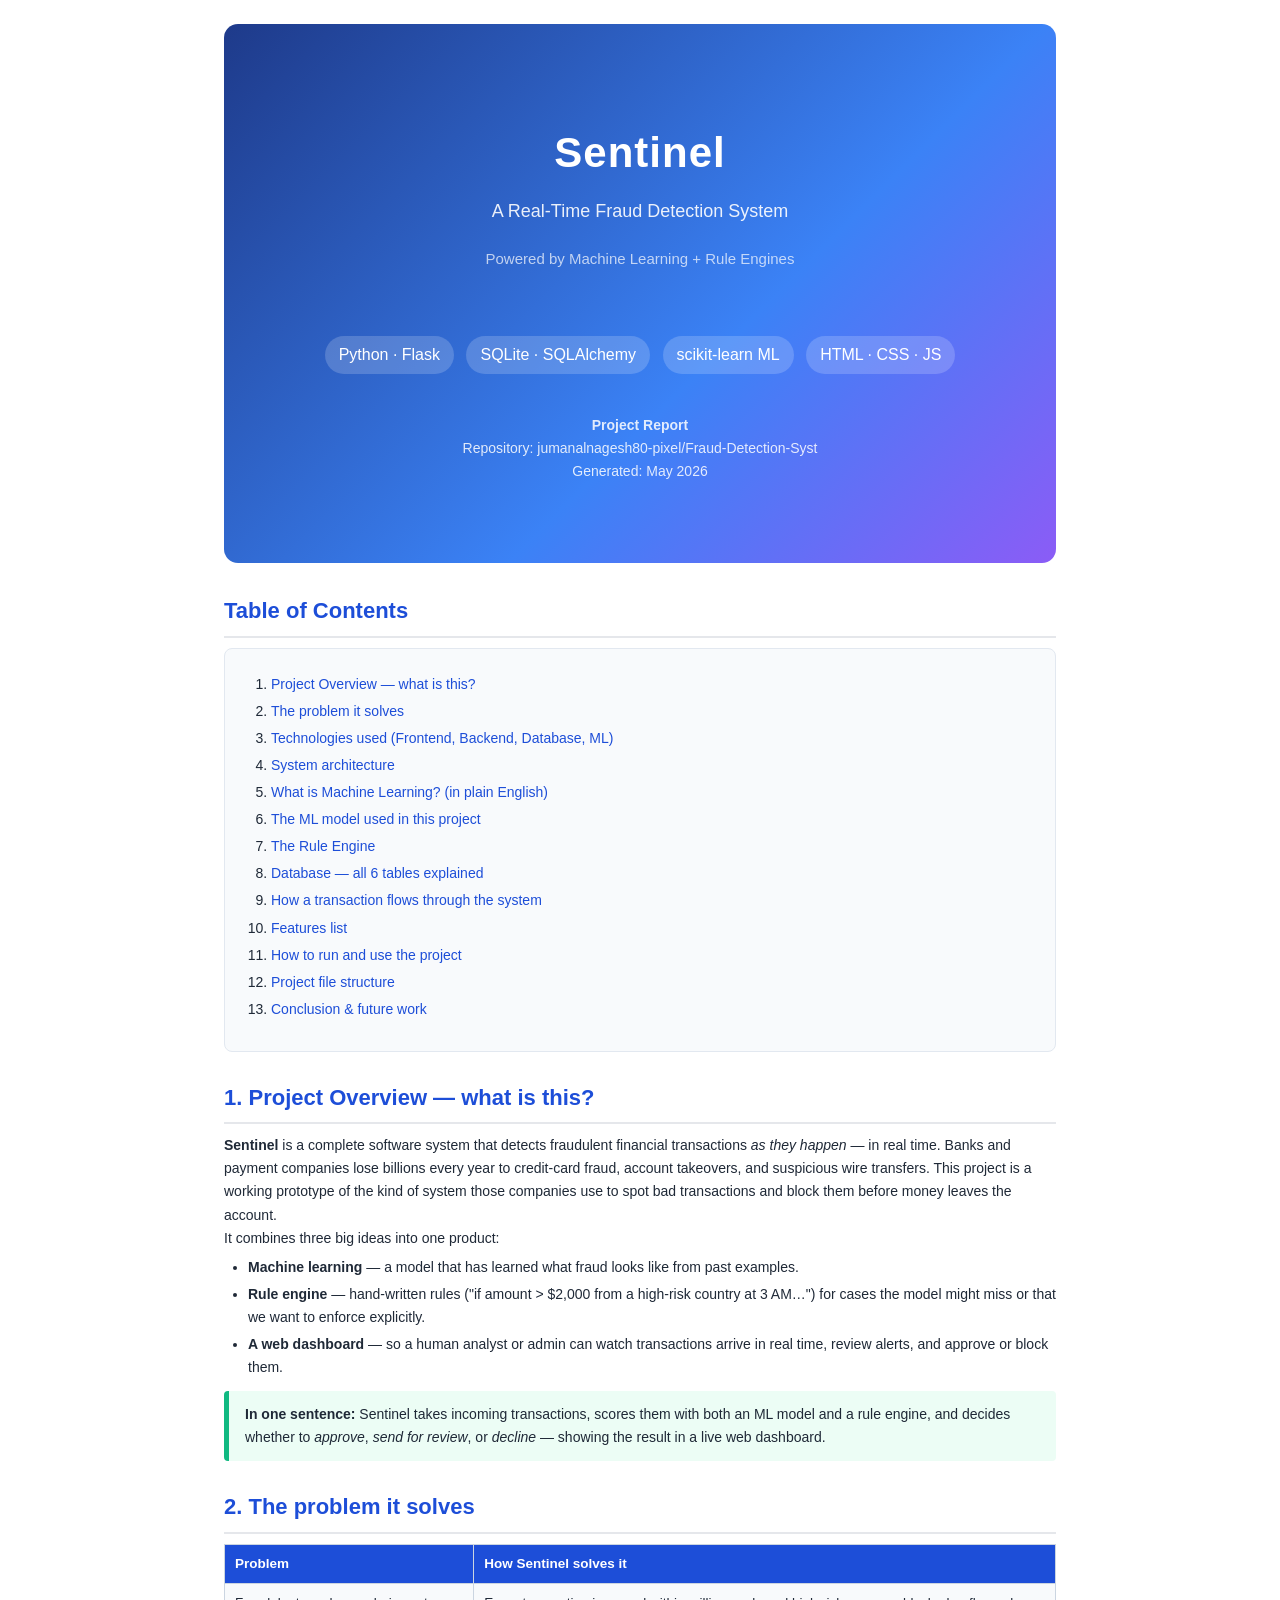
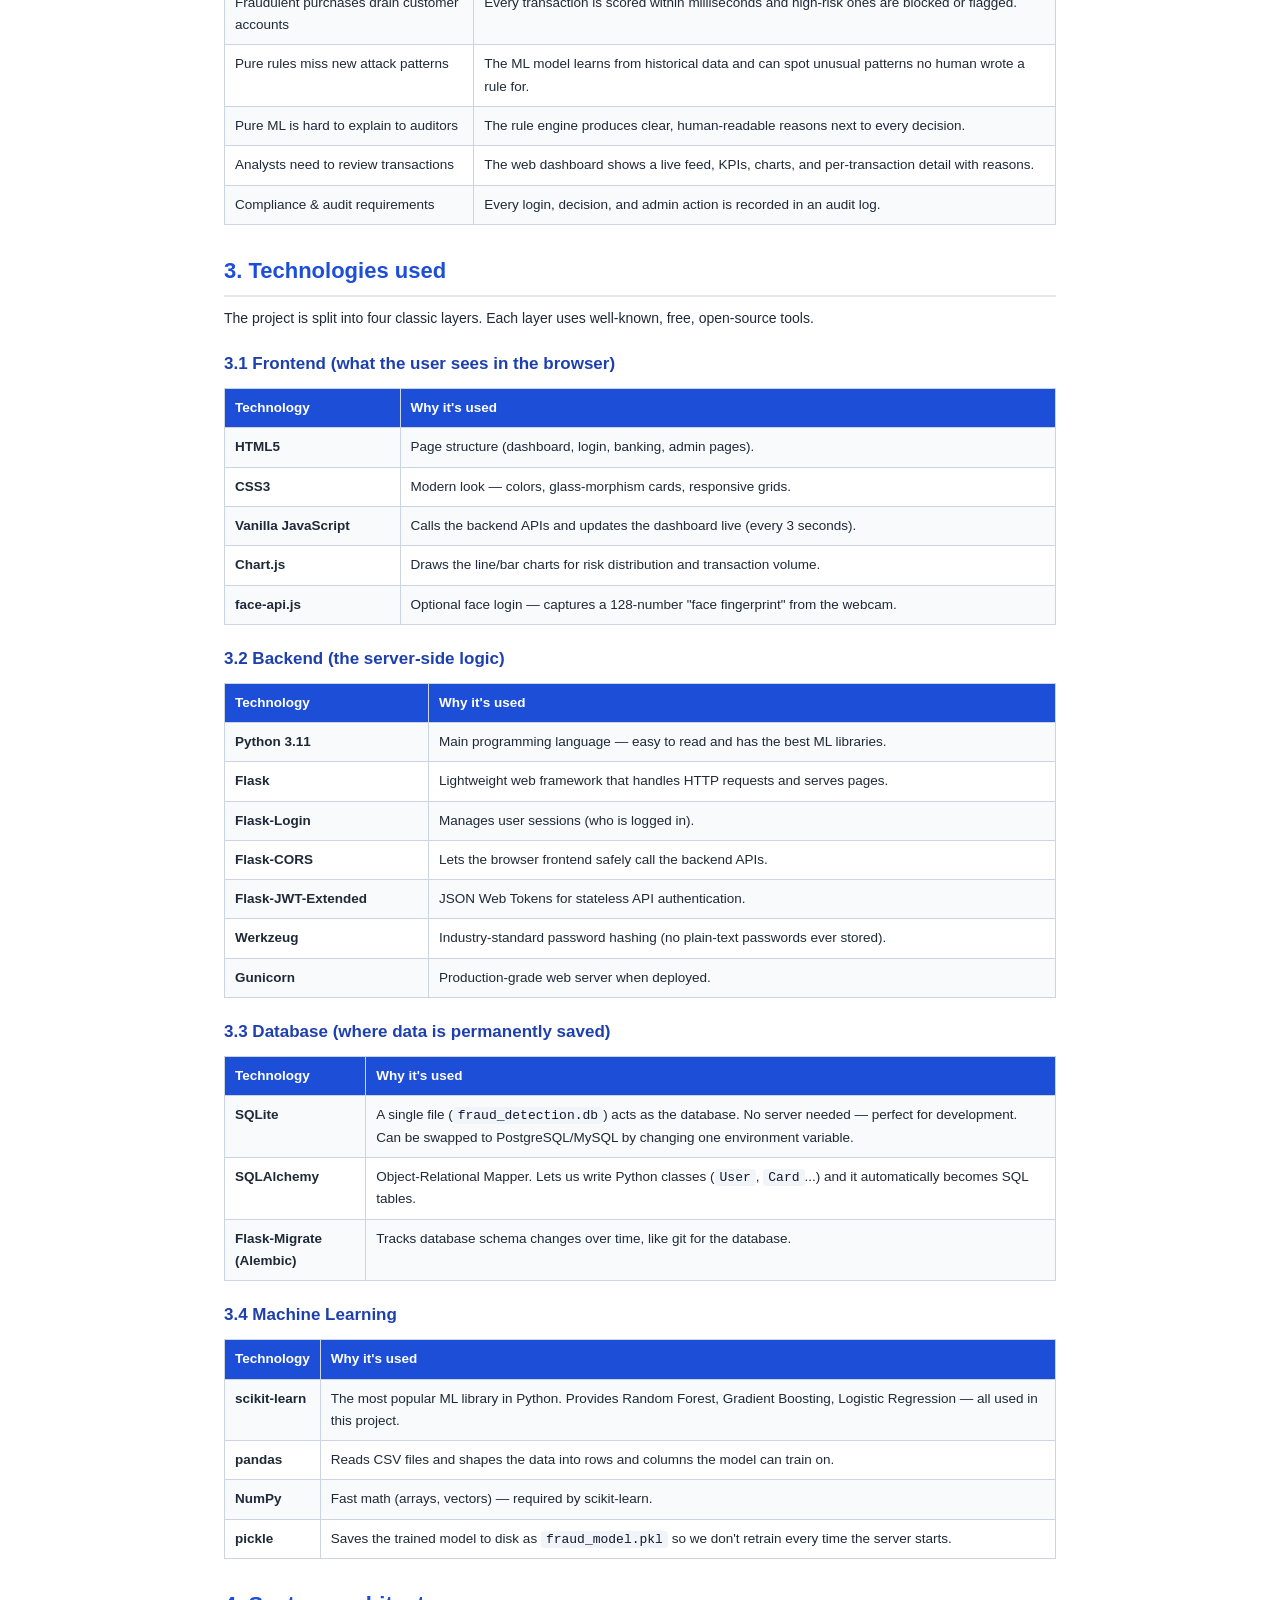
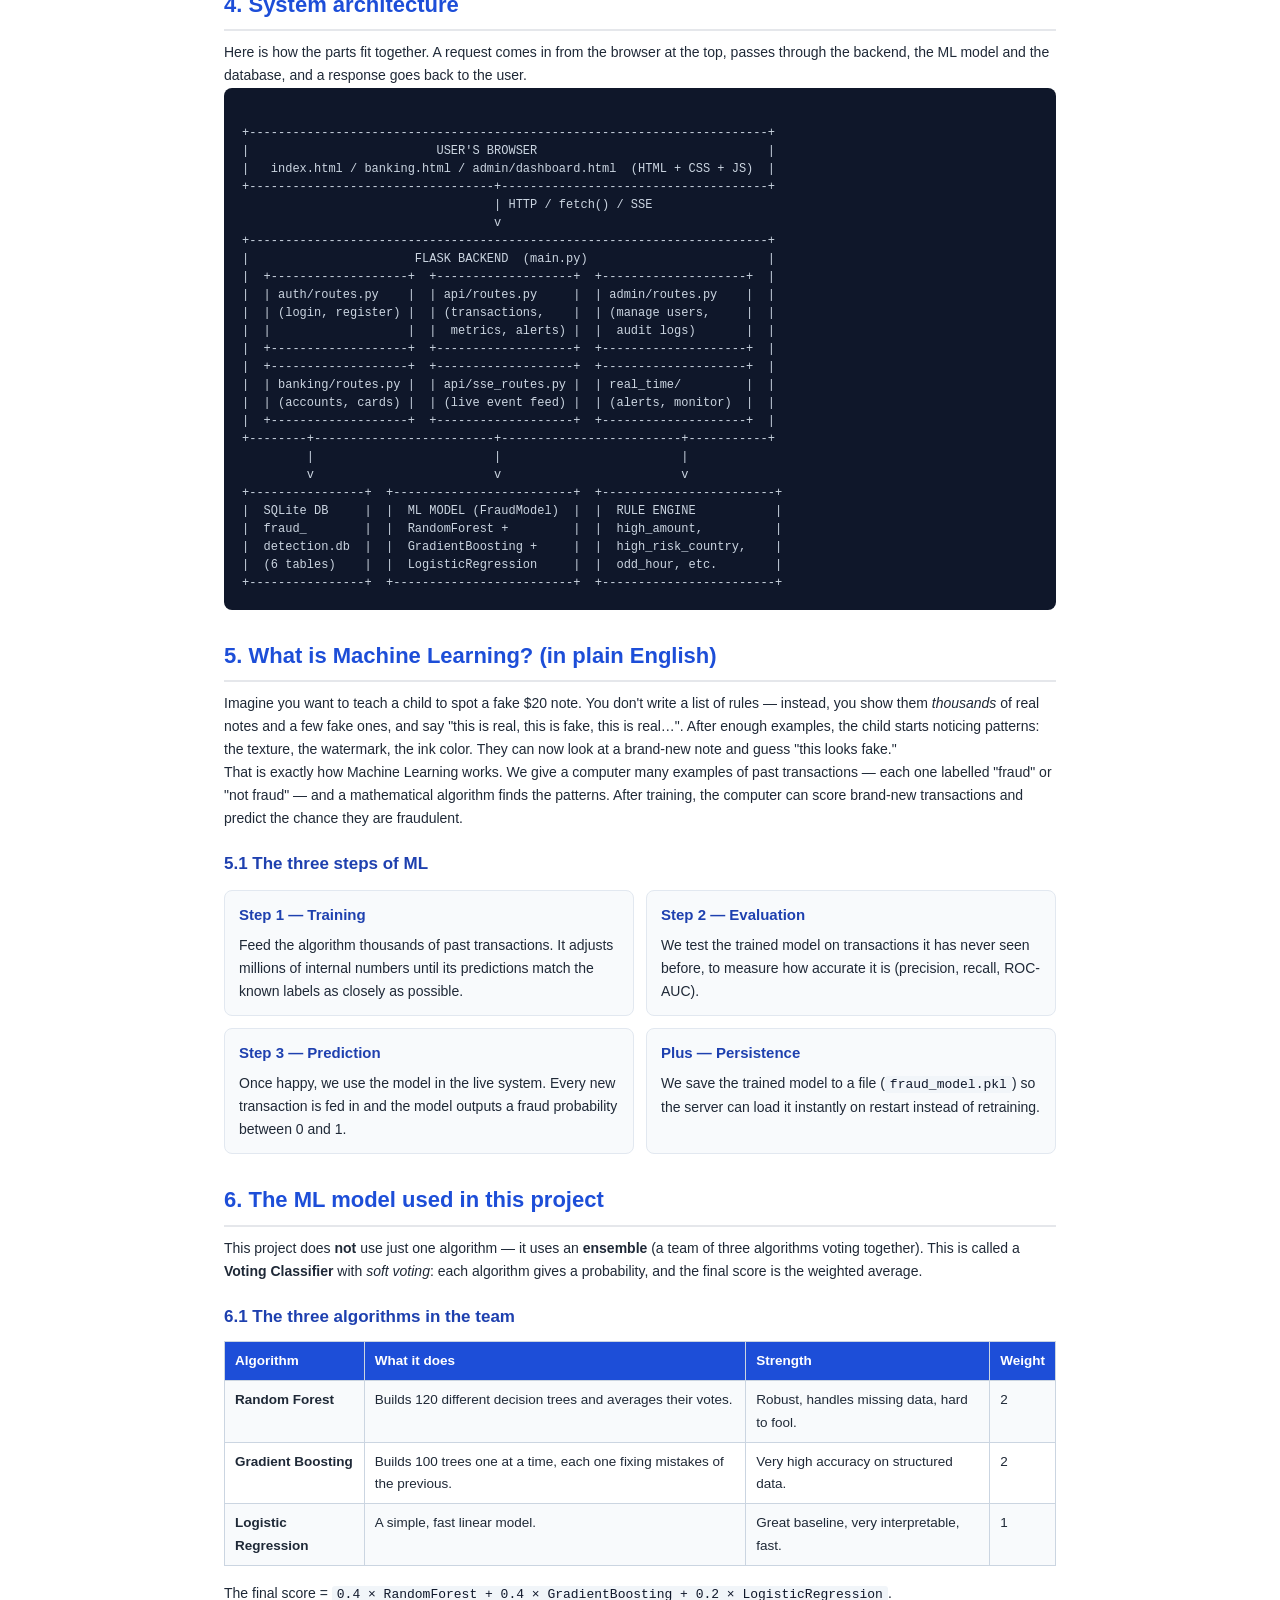
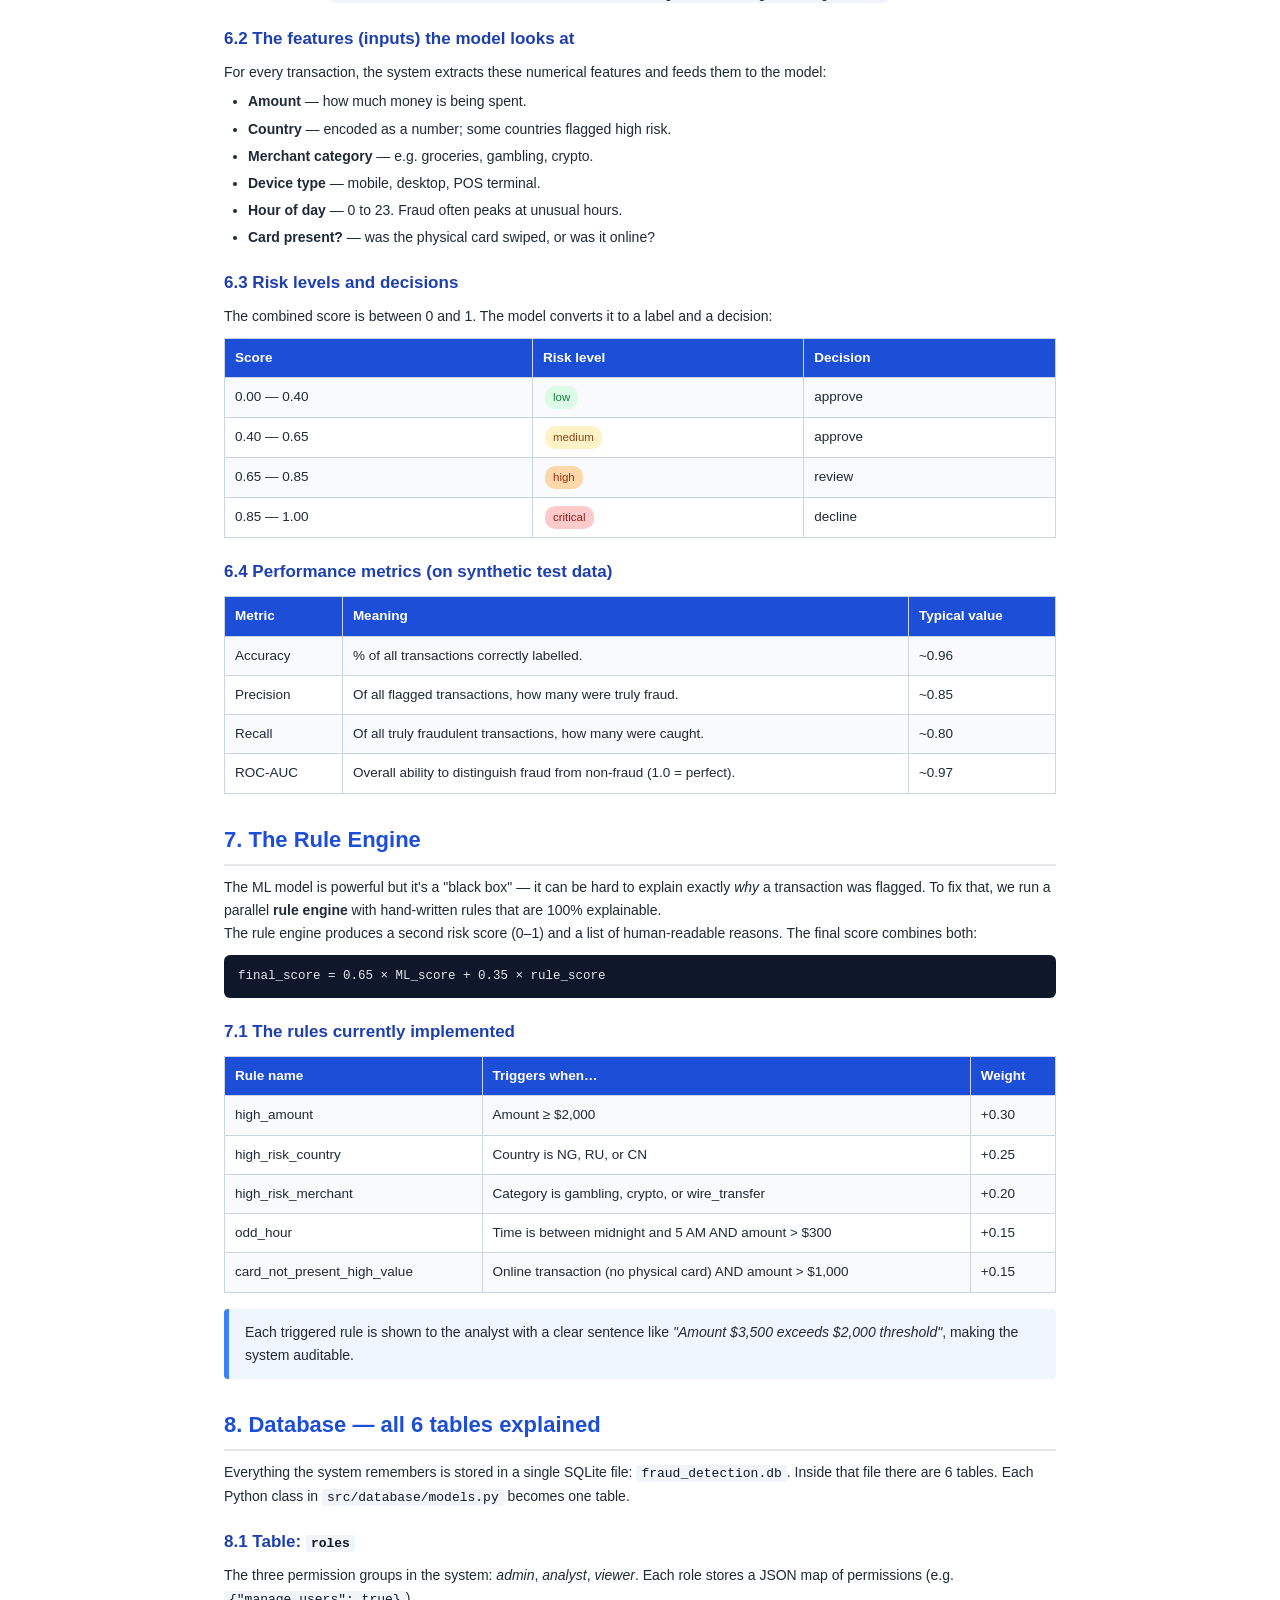
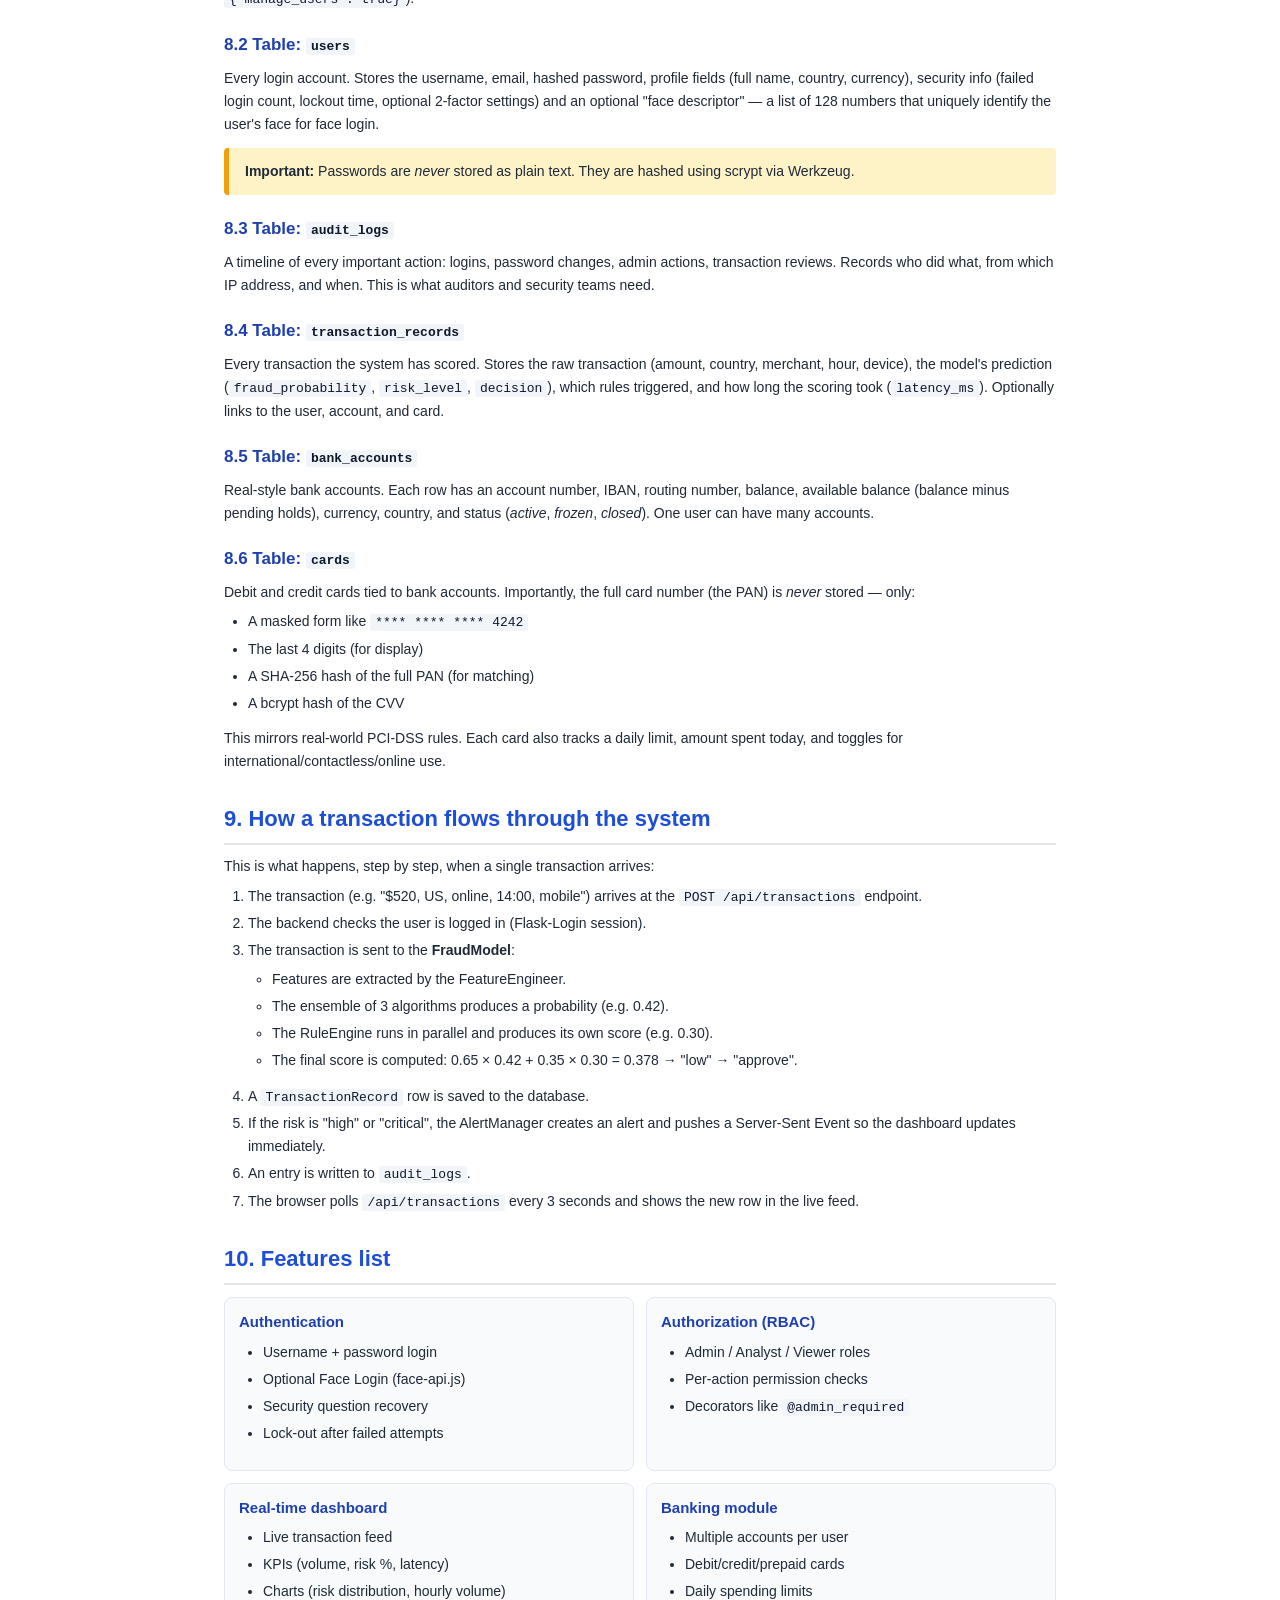
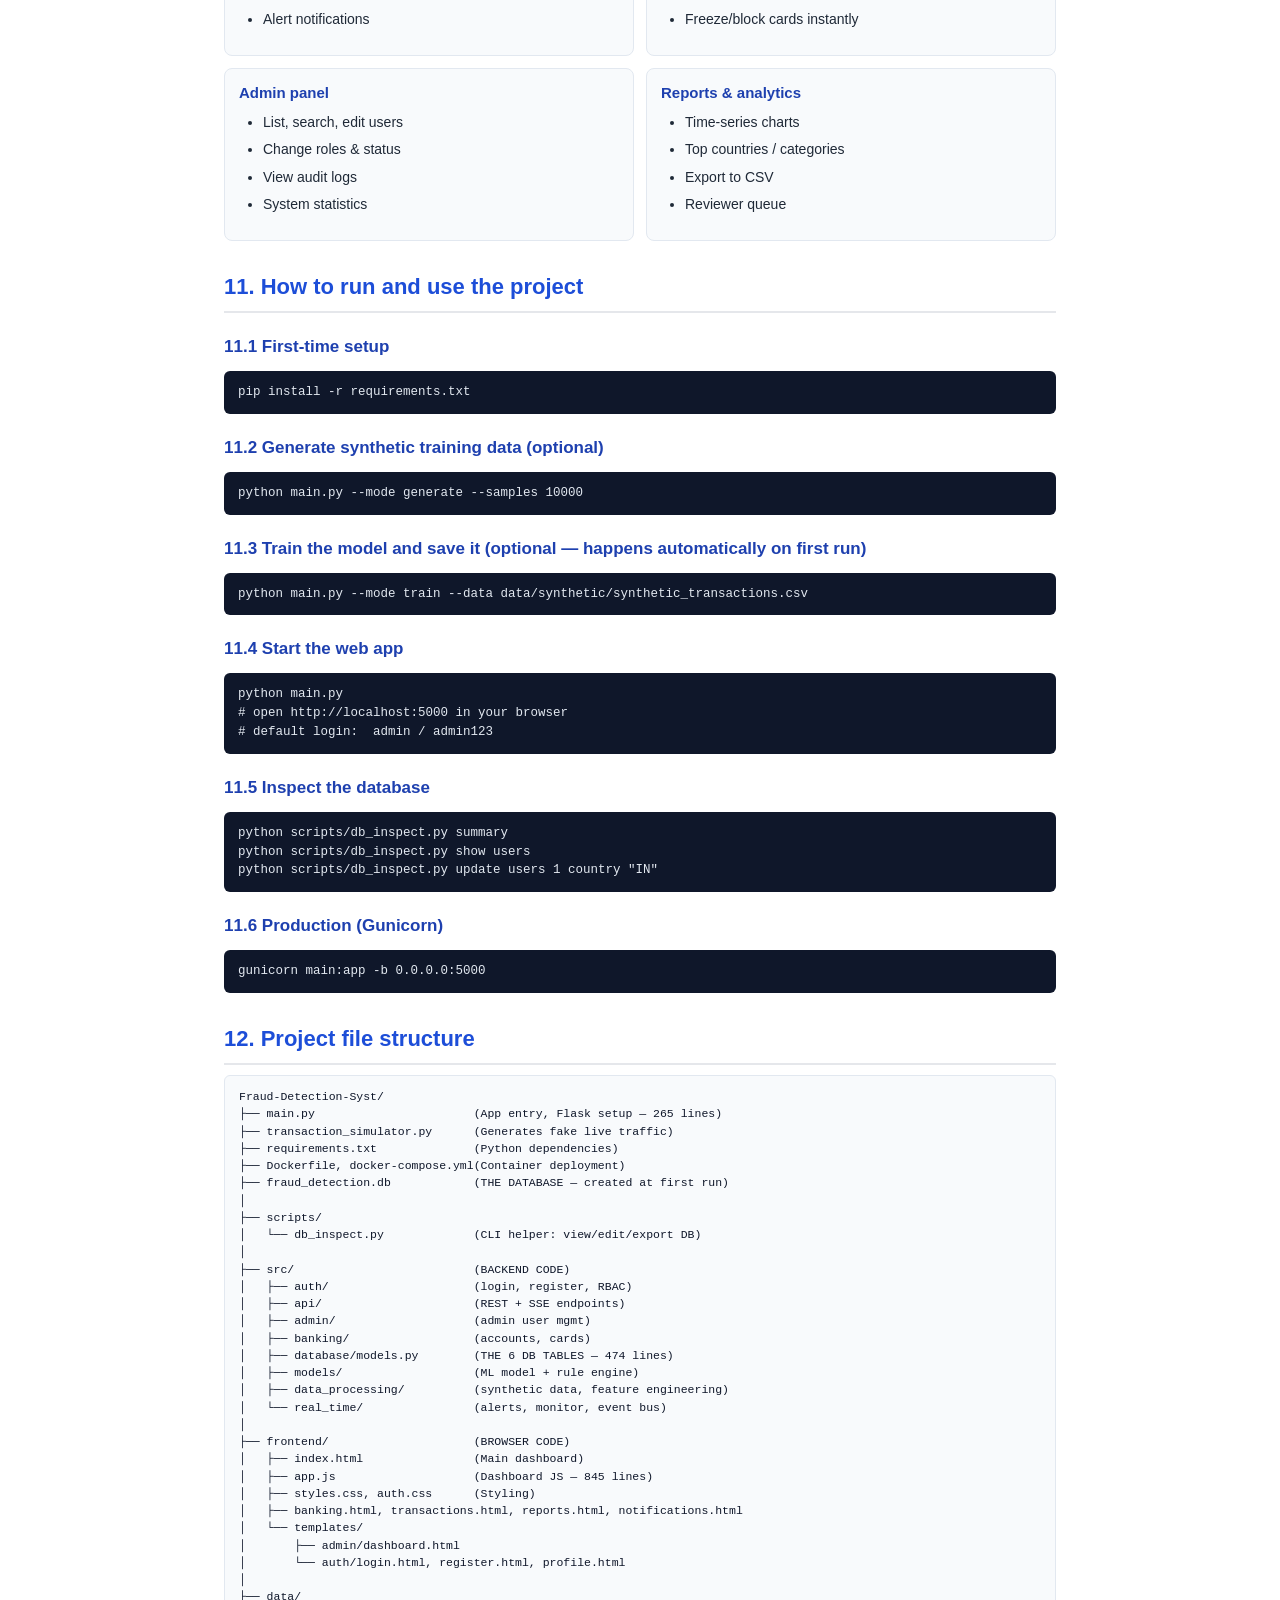
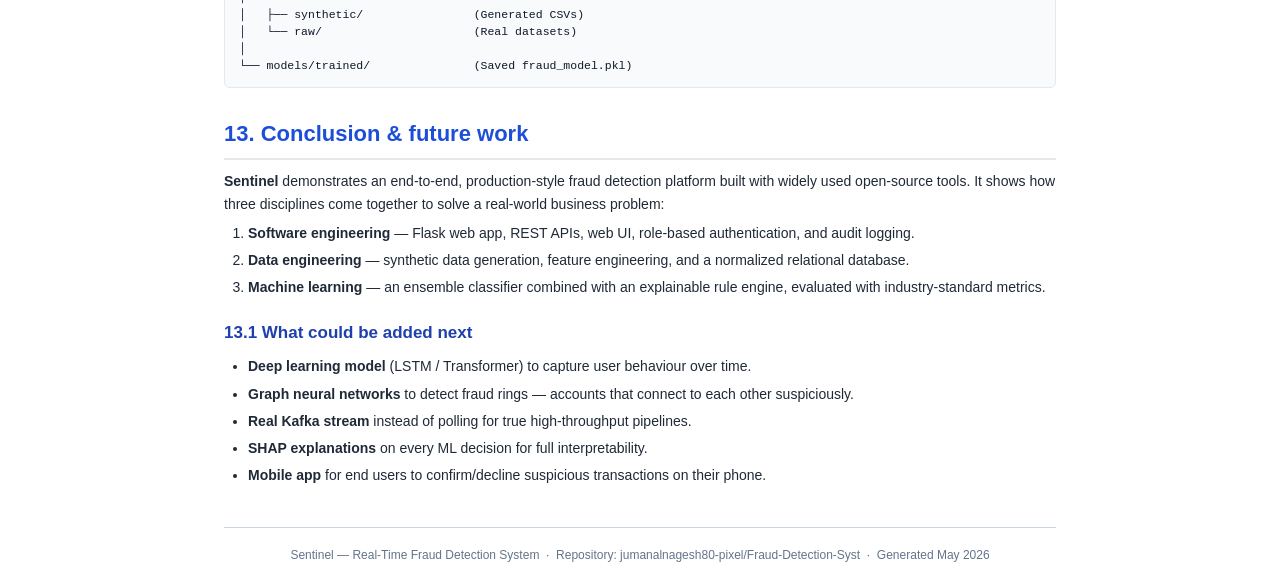
<file: Project_Report_Simple.html>
<!DOCTYPE html>
<html lang="en">
<head>
<meta charset="UTF-8">
<title>Sentinel Fraud Detection System — Project Report</title>
<style>
  @page { size: A4; margin: 1.8cm; }
  * { box-sizing: border-box; margin: 0; padding: 0; }
  body {
    font-family: 'Segoe UI', Arial, sans-serif;
    line-height: 1.65;
    color: #1f2937;
    max-width: 880px;
    margin: 0 auto;
    padding: 24px;
    background: #ffffff;
  }
  h1, h2, h3, h4 { color: #0f172a; }
  h1 { font-size: 30px; margin: 14px 0 8px; }
  h2 { font-size: 22px; margin: 28px 0 10px; padding-bottom: 6px; border-bottom: 2px solid #e5e7eb; color: #1d4ed8; }
  h3 { font-size: 17px; margin: 20px 0 8px; color: #1e40af; }
  h4 { font-size: 15px; margin: 14px 0 6px; color: #374151; }
  p, li { font-size: 14px; }
  ul, ol { margin: 6px 0 12px 24px; }
  li { margin: 4px 0; }
  code {
    background: #f1f5f9;
    padding: 1px 5px;
    border-radius: 3px;
    font-family: 'Consolas', monospace;
    font-size: 13px;
    color: #0f172a;
  }
  pre {
    background: #0f172a;
    color: #e2e8f0;
    padding: 12px 14px;
    border-radius: 6px;
    overflow-x: auto;
    font-size: 12.5px;
    line-height: 1.5;
    margin: 10px 0;
  }
  table {
    width: 100%;
    border-collapse: collapse;
    margin: 10px 0 16px;
    font-size: 13.5px;
  }
  th, td { border: 1px solid #cbd5e1; padding: 8px 10px; text-align: left; vertical-align: top; }
  th { background: #1d4ed8; color: white; font-weight: 600; }
  tr:nth-child(even) td { background: #f8fafc; }
  .cover {
    text-align: center;
    padding: 80px 30px;
    background: linear-gradient(135deg, #1e3a8a 0%, #3b82f6 60%, #8b5cf6 100%);
    color: white;
    border-radius: 14px;
    margin-bottom: 30px;
    page-break-after: always;
  }
  .cover h1 { color: white; font-size: 42px; margin-bottom: 10px; letter-spacing: 1px; }
  .cover .sub { font-size: 18px; opacity: 0.9; margin-bottom: 50px; }
  .cover .meta { font-size: 14px; opacity: 0.85; margin-top: 36px; }
  .cover .badge {
    display: inline-block; padding: 6px 14px; border-radius: 20px;
    background: rgba(255,255,255,0.18); margin: 4px;
  }
  .callout {
    background: #eff6ff;
    border-left: 5px solid #3b82f6;
    padding: 12px 16px;
    border-radius: 4px;
    margin: 12px 0;
    font-size: 14px;
  }
  .callout.warn { background: #fef3c7; border-left-color: #f59e0b; }
  .callout.tip  { background: #ecfdf5; border-left-color: #10b981; }
  .toc { background: #f8fafc; padding: 18px 24px; border-radius: 8px; border: 1px solid #e2e8f0; }
  .toc ol { margin-left: 22px; }
  .toc a { color: #1d4ed8; text-decoration: none; }
  .grid {
    display: grid;
    grid-template-columns: repeat(2, 1fr);
    gap: 12px;
    margin: 12px 0;
  }
  .card {
    background: #f8fafc;
    border: 1px solid #e2e8f0;
    border-radius: 8px;
    padding: 12px 14px;
  }
  .card h4 { margin-top: 0; color: #1e40af; }
  .arch {
    font-family: 'Consolas', monospace;
    background: #0f172a;
    color: #cbd5e1;
    padding: 18px;
    border-radius: 8px;
    font-size: 12px;
    line-height: 1.5;
    white-space: pre;
    overflow-x: auto;
  }
  .pill {
    display: inline-block; padding: 2px 8px; border-radius: 10px;
    background: #dbeafe; color: #1e40af; font-size: 11.5px; margin: 0 2px;
  }
  .page-break { page-break-before: always; }
  footer { margin-top: 40px; padding-top: 18px; border-top: 1px solid #cbd5e1;
           font-size: 12px; color: #64748b; text-align: center; }
</style>
</head>
<body>

<!-- =================== COVER =================== -->
<div class="cover">
  <h1>Sentinel</h1>
  <div class="sub">A Real-Time Fraud Detection System</div>
  <div class="sub" style="font-size:15px; margin-top:-30px; opacity:0.7;">
    Powered by Machine Learning + Rule Engines
  </div>

  <div style="margin-top: 60px;">
    <span class="badge">Python · Flask</span>
    <span class="badge">SQLite · SQLAlchemy</span>
    <span class="badge">scikit-learn ML</span>
    <span class="badge">HTML · CSS · JS</span>
  </div>

  <div class="meta">
    <strong>Project Report</strong><br>
    Repository: jumanalnagesh80-pixel/Fraud-Detection-Syst<br>
    Generated: May 2026
  </div>
</div>

<!-- =================== TOC =================== -->
<h2>Table of Contents</h2>
<div class="toc">
  <ol>
    <li><a href="#overview">Project Overview — what is this?</a></li>
    <li><a href="#problem">The problem it solves</a></li>
    <li><a href="#tech">Technologies used (Frontend, Backend, Database, ML)</a></li>
    <li><a href="#arch">System architecture</a></li>
    <li><a href="#ml">What is Machine Learning? (in plain English)</a></li>
    <li><a href="#mlmodel">The ML model used in this project</a></li>
    <li><a href="#rules">The Rule Engine</a></li>
    <li><a href="#db">Database — all 6 tables explained</a></li>
    <li><a href="#flow">How a transaction flows through the system</a></li>
    <li><a href="#features">Features list</a></li>
    <li><a href="#run">How to run and use the project</a></li>
    <li><a href="#files">Project file structure</a></li>
    <li><a href="#conclusion">Conclusion & future work</a></li>
  </ol>
</div>

<!-- =================== 1. OVERVIEW =================== -->
<h2 id="overview">1. Project Overview — what is this?</h2>

<p><strong>Sentinel</strong> is a complete software system that detects fraudulent
financial transactions <em>as they happen</em> — in real time. Banks and payment
companies lose billions every year to credit-card fraud, account takeovers, and
suspicious wire transfers. This project is a working prototype of the kind of
system those companies use to spot bad transactions and block them before money
leaves the account.</p>

<p>It combines three big ideas into one product:</p>
<ul>
  <li><strong>Machine learning</strong> — a model that has learned what fraud looks like from past examples.</li>
  <li><strong>Rule engine</strong> — hand-written rules ("if amount &gt; $2,000 from a high-risk country at 3 AM…") for cases the model might miss or that we want to enforce explicitly.</li>
  <li><strong>A web dashboard</strong> — so a human analyst or admin can watch transactions arrive in real time, review alerts, and approve or block them.</li>
</ul>

<div class="callout tip">
  <strong>In one sentence:</strong> Sentinel takes incoming transactions, scores them
  with both an ML model and a rule engine, and decides whether to <em>approve</em>,
  <em>send for review</em>, or <em>decline</em> — showing the result in a live web dashboard.
</div>

<!-- =================== 2. PROBLEM =================== -->
<h2 id="problem">2. The problem it solves</h2>

<table>
  <tr><th style="width:30%;">Problem</th><th>How Sentinel solves it</th></tr>
  <tr><td>Fraudulent purchases drain customer accounts</td>
      <td>Every transaction is scored within milliseconds and high-risk ones are blocked or flagged.</td></tr>
  <tr><td>Pure rules miss new attack patterns</td>
      <td>The ML model learns from historical data and can spot unusual patterns no human wrote a rule for.</td></tr>
  <tr><td>Pure ML is hard to explain to auditors</td>
      <td>The rule engine produces clear, human-readable reasons next to every decision.</td></tr>
  <tr><td>Analysts need to review transactions</td>
      <td>The web dashboard shows a live feed, KPIs, charts, and per-transaction detail with reasons.</td></tr>
  <tr><td>Compliance & audit requirements</td>
      <td>Every login, decision, and admin action is recorded in an audit log.</td></tr>
</table>

<!-- =================== 3. TECHNOLOGIES =================== -->
<h2 id="tech">3. Technologies used</h2>

<p>The project is split into four classic layers. Each layer uses well-known,
free, open-source tools.</p>

<h3>3.1 Frontend (what the user sees in the browser)</h3>
<table>
  <tr><th>Technology</th><th>Why it's used</th></tr>
  <tr><td><strong>HTML5</strong></td><td>Page structure (dashboard, login, banking, admin pages).</td></tr>
  <tr><td><strong>CSS3</strong></td><td>Modern look — colors, glass-morphism cards, responsive grids.</td></tr>
  <tr><td><strong>Vanilla JavaScript</strong></td><td>Calls the backend APIs and updates the dashboard live (every 3 seconds).</td></tr>
  <tr><td><strong>Chart.js</strong></td><td>Draws the line/bar charts for risk distribution and transaction volume.</td></tr>
  <tr><td><strong>face-api.js</strong></td><td>Optional face login — captures a 128-number "face fingerprint" from the webcam.</td></tr>
</table>

<h3>3.2 Backend (the server-side logic)</h3>
<table>
  <tr><th>Technology</th><th>Why it's used</th></tr>
  <tr><td><strong>Python 3.11</strong></td><td>Main programming language — easy to read and has the best ML libraries.</td></tr>
  <tr><td><strong>Flask</strong></td><td>Lightweight web framework that handles HTTP requests and serves pages.</td></tr>
  <tr><td><strong>Flask-Login</strong></td><td>Manages user sessions (who is logged in).</td></tr>
  <tr><td><strong>Flask-CORS</strong></td><td>Lets the browser frontend safely call the backend APIs.</td></tr>
  <tr><td><strong>Flask-JWT-Extended</strong></td><td>JSON Web Tokens for stateless API authentication.</td></tr>
  <tr><td><strong>Werkzeug</strong></td><td>Industry-standard password hashing (no plain-text passwords ever stored).</td></tr>
  <tr><td><strong>Gunicorn</strong></td><td>Production-grade web server when deployed.</td></tr>
</table>

<h3>3.3 Database (where data is permanently saved)</h3>
<table>
  <tr><th>Technology</th><th>Why it's used</th></tr>
  <tr><td><strong>SQLite</strong></td><td>A single file (<code>fraud_detection.db</code>) acts as the database. No server needed — perfect for development. Can be swapped to PostgreSQL/MySQL by changing one environment variable.</td></tr>
  <tr><td><strong>SQLAlchemy</strong></td><td>Object-Relational Mapper. Lets us write Python classes (<code>User</code>, <code>Card</code>...) and it automatically becomes SQL tables.</td></tr>
  <tr><td><strong>Flask-Migrate (Alembic)</strong></td><td>Tracks database schema changes over time, like git for the database.</td></tr>
</table>

<h3>3.4 Machine Learning</h3>
<table>
  <tr><th>Technology</th><th>Why it's used</th></tr>
  <tr><td><strong>scikit-learn</strong></td><td>The most popular ML library in Python. Provides Random Forest, Gradient Boosting, Logistic Regression — all used in this project.</td></tr>
  <tr><td><strong>pandas</strong></td><td>Reads CSV files and shapes the data into rows and columns the model can train on.</td></tr>
  <tr><td><strong>NumPy</strong></td><td>Fast math (arrays, vectors) — required by scikit-learn.</td></tr>
  <tr><td><strong>pickle</strong></td><td>Saves the trained model to disk as <code>fraud_model.pkl</code> so we don't retrain every time the server starts.</td></tr>
</table>

<!-- =================== 4. ARCHITECTURE =================== -->
<h2 id="arch" class="page-break">4. System architecture</h2>

<p>Here is how the parts fit together. A request comes in from the browser at the
top, passes through the backend, the ML model and the database, and a response
goes back to the user.</p>

<div class="arch">
+------------------------------------------------------------------------+
|                          USER'S BROWSER                                |
|   index.html / banking.html / admin/dashboard.html  (HTML + CSS + JS)  |
+----------------------------------+-------------------------------------+
                                   | HTTP / fetch() / SSE
                                   v
+------------------------------------------------------------------------+
|                       FLASK BACKEND  (main.py)                         |
|  +-------------------+  +-------------------+  +--------------------+  |
|  | auth/routes.py    |  | api/routes.py     |  | admin/routes.py    |  |
|  | (login, register) |  | (transactions,    |  | (manage users,     |  |
|  |                   |  |  metrics, alerts) |  |  audit logs)       |  |
|  +-------------------+  +-------------------+  +--------------------+  |
|  +-------------------+  +-------------------+  +--------------------+  |
|  | banking/routes.py |  | api/sse_routes.py |  | real_time/         |  |
|  | (accounts, cards) |  | (live event feed) |  | (alerts, monitor)  |  |
|  +-------------------+  +-------------------+  +--------------------+  |
+--------+-------------------------+-------------------------+-----------+
         |                         |                         |
         v                         v                         v
+----------------+  +-------------------------+  +------------------------+
|  SQLite DB     |  |  ML MODEL (FraudModel)  |  |  RULE ENGINE           |
|  fraud_        |  |  RandomForest +         |  |  high_amount,          |
|  detection.db  |  |  GradientBoosting +     |  |  high_risk_country,    |
|  (6 tables)    |  |  LogisticRegression     |  |  odd_hour, etc.        |
+----------------+  +-------------------------+  +------------------------+
</div>

<!-- =================== 5. ML EXPLANATION =================== -->
<h2 id="ml">5. What is Machine Learning? (in plain English)</h2>

<p>Imagine you want to teach a child to spot a fake $20 note. You don't write a
list of rules — instead, you show them <em>thousands</em> of real notes and a
few fake ones, and say "this is real, this is fake, this is real…". After enough
examples, the child starts noticing patterns: the texture, the watermark, the
ink color. They can now look at a brand-new note and guess "this looks fake."</p>

<p>That is exactly how Machine Learning works. We give a computer many examples
of past transactions — each one labelled "fraud" or "not fraud" — and a
mathematical algorithm finds the patterns. After training, the computer can
score brand-new transactions and predict the chance they are fraudulent.</p>

<h3>5.1 The three steps of ML</h3>
<div class="grid">
  <div class="card">
    <h4>Step 1 — Training</h4>
    <p>Feed the algorithm thousands of past transactions. It adjusts millions of
    internal numbers until its predictions match the known labels as closely as
    possible.</p>
  </div>
  <div class="card">
    <h4>Step 2 — Evaluation</h4>
    <p>We test the trained model on transactions it has never seen before, to
    measure how accurate it is (precision, recall, ROC-AUC).</p>
  </div>
  <div class="card">
    <h4>Step 3 — Prediction</h4>
    <p>Once happy, we use the model in the live system. Every new transaction
    is fed in and the model outputs a fraud probability between 0 and 1.</p>
  </div>
  <div class="card">
    <h4>Plus — Persistence</h4>
    <p>We save the trained model to a file (<code>fraud_model.pkl</code>) so the
    server can load it instantly on restart instead of retraining.</p>
  </div>
</div>

<!-- =================== 6. ML MODEL =================== -->
<h2 id="mlmodel" class="page-break">6. The ML model used in this project</h2>

<p>This project does <strong>not</strong> use just one algorithm — it uses an
<strong>ensemble</strong> (a team of three algorithms voting together). This is
called a <strong>Voting Classifier</strong> with <em>soft voting</em>: each
algorithm gives a probability, and the final score is the weighted average.</p>

<h3>6.1 The three algorithms in the team</h3>
<table>
  <tr><th>Algorithm</th><th>What it does</th><th>Strength</th><th>Weight</th></tr>
  <tr>
    <td><strong>Random Forest</strong></td>
    <td>Builds 120 different decision trees and averages their votes.</td>
    <td>Robust, handles missing data, hard to fool.</td>
    <td>2</td>
  </tr>
  <tr>
    <td><strong>Gradient Boosting</strong></td>
    <td>Builds 100 trees one at a time, each one fixing mistakes of the previous.</td>
    <td>Very high accuracy on structured data.</td>
    <td>2</td>
  </tr>
  <tr>
    <td><strong>Logistic Regression</strong></td>
    <td>A simple, fast linear model.</td>
    <td>Great baseline, very interpretable, fast.</td>
    <td>1</td>
  </tr>
</table>

<p>The final score = <code>0.4 × RandomForest + 0.4 × GradientBoosting + 0.2 × LogisticRegression</code>.</p>

<h3>6.2 The features (inputs) the model looks at</h3>
<p>For every transaction, the system extracts these numerical features and feeds them to the model:</p>
<ul>
  <li><strong>Amount</strong> — how much money is being spent.</li>
  <li><strong>Country</strong> — encoded as a number; some countries flagged high risk.</li>
  <li><strong>Merchant category</strong> — e.g. groceries, gambling, crypto.</li>
  <li><strong>Device type</strong> — mobile, desktop, POS terminal.</li>
  <li><strong>Hour of day</strong> — 0 to 23. Fraud often peaks at unusual hours.</li>
  <li><strong>Card present?</strong> — was the physical card swiped, or was it online?</li>
</ul>

<h3>6.3 Risk levels and decisions</h3>
<p>The combined score is between 0 and 1. The model converts it to a label and a decision:</p>
<table>
  <tr><th>Score</th><th>Risk level</th><th>Decision</th></tr>
  <tr><td>0.00 — 0.40</td><td><span class="pill" style="background:#dcfce7;color:#15803d;">low</span></td><td>approve</td></tr>
  <tr><td>0.40 — 0.65</td><td><span class="pill" style="background:#fef3c7;color:#92400e;">medium</span></td><td>approve</td></tr>
  <tr><td>0.65 — 0.85</td><td><span class="pill" style="background:#fed7aa;color:#9a3412;">high</span></td><td>review</td></tr>
  <tr><td>0.85 — 1.00</td><td><span class="pill" style="background:#fecaca;color:#991b1b;">critical</span></td><td>decline</td></tr>
</table>

<h3>6.4 Performance metrics (on synthetic test data)</h3>
<table>
  <tr><th>Metric</th><th>Meaning</th><th>Typical value</th></tr>
  <tr><td>Accuracy</td><td>% of all transactions correctly labelled.</td><td>~0.96</td></tr>
  <tr><td>Precision</td><td>Of all flagged transactions, how many were truly fraud.</td><td>~0.85</td></tr>
  <tr><td>Recall</td><td>Of all truly fraudulent transactions, how many were caught.</td><td>~0.80</td></tr>
  <tr><td>ROC-AUC</td><td>Overall ability to distinguish fraud from non-fraud (1.0 = perfect).</td><td>~0.97</td></tr>
</table>

<!-- =================== 7. RULE ENGINE =================== -->
<h2 id="rules">7. The Rule Engine</h2>

<p>The ML model is powerful but it's a "black box" — it can be hard to explain
exactly <em>why</em> a transaction was flagged. To fix that, we run a parallel
<strong>rule engine</strong> with hand-written rules that are 100% explainable.</p>

<p>The rule engine produces a second risk score (0–1) and a list of human-readable
reasons. The final score combines both:</p>

<pre>final_score = 0.65 × ML_score + 0.35 × rule_score</pre>

<h3>7.1 The rules currently implemented</h3>
<table>
  <tr><th>Rule name</th><th>Triggers when…</th><th>Weight</th></tr>
  <tr><td>high_amount</td><td>Amount ≥ $2,000</td><td>+0.30</td></tr>
  <tr><td>high_risk_country</td><td>Country is NG, RU, or CN</td><td>+0.25</td></tr>
  <tr><td>high_risk_merchant</td><td>Category is gambling, crypto, or wire_transfer</td><td>+0.20</td></tr>
  <tr><td>odd_hour</td><td>Time is between midnight and 5 AM AND amount &gt; $300</td><td>+0.15</td></tr>
  <tr><td>card_not_present_high_value</td><td>Online transaction (no physical card) AND amount &gt; $1,000</td><td>+0.15</td></tr>
</table>

<div class="callout">
  Each triggered rule is shown to the analyst with a clear sentence like
  <em>"Amount $3,500 exceeds $2,000 threshold"</em>, making the system auditable.
</div>

<!-- =================== 8. DATABASE MODELS =================== -->
<h2 id="db" class="page-break">8. Database — all 6 tables explained</h2>

<p>Everything the system remembers is stored in a single SQLite file:
<code>fraud_detection.db</code>. Inside that file there are 6 tables. Each Python
class in <code>src/database/models.py</code> becomes one table.</p>

<h3>8.1 Table: <code>roles</code></h3>
<p>The three permission groups in the system: <em>admin</em>, <em>analyst</em>,
<em>viewer</em>. Each role stores a JSON map of permissions
(e.g. <code>{"manage_users": true}</code>).</p>

<h3>8.2 Table: <code>users</code></h3>
<p>Every login account. Stores the username, email, hashed password, profile
fields (full name, country, currency), security info (failed login count, lockout
time, optional 2-factor settings) and an optional "face descriptor" — a list of
128 numbers that uniquely identify the user's face for face login.</p>
<div class="callout warn">
  <strong>Important:</strong> Passwords are <em>never</em> stored as plain text.
  They are hashed using scrypt via Werkzeug.
</div>

<h3>8.3 Table: <code>audit_logs</code></h3>
<p>A timeline of every important action: logins, password changes, admin
actions, transaction reviews. Records who did what, from which IP address, and
when. This is what auditors and security teams need.</p>

<h3>8.4 Table: <code>transaction_records</code></h3>
<p>Every transaction the system has scored. Stores the raw transaction
(amount, country, merchant, hour, device), the model's prediction
(<code>fraud_probability</code>, <code>risk_level</code>, <code>decision</code>),
which rules triggered, and how long the scoring took
(<code>latency_ms</code>). Optionally links to the user, account, and card.</p>

<h3>8.5 Table: <code>bank_accounts</code></h3>
<p>Real-style bank accounts. Each row has an account number, IBAN, routing
number, balance, available balance (balance minus pending holds), currency,
country, and status (<em>active</em>, <em>frozen</em>, <em>closed</em>). One user
can have many accounts.</p>

<h3>8.6 Table: <code>cards</code></h3>
<p>Debit and credit cards tied to bank accounts. Importantly, the full card
number (the PAN) is <em>never</em> stored — only:</p>
<ul>
  <li>A masked form like <code>**** **** **** 4242</code></li>
  <li>The last 4 digits (for display)</li>
  <li>A SHA-256 hash of the full PAN (for matching)</li>
  <li>A bcrypt hash of the CVV</li>
</ul>
<p>This mirrors real-world PCI-DSS rules. Each card also tracks a daily limit,
amount spent today, and toggles for international/contactless/online use.</p>

<!-- =================== 9. FLOW =================== -->
<h2 id="flow">9. How a transaction flows through the system</h2>

<p>This is what happens, step by step, when a single transaction arrives:</p>
<ol>
  <li>The transaction (e.g. "$520, US, online, 14:00, mobile") arrives at the
      <code>POST /api/transactions</code> endpoint.</li>
  <li>The backend checks the user is logged in (Flask-Login session).</li>
  <li>The transaction is sent to the <strong>FraudModel</strong>:
    <ul>
      <li>Features are extracted by the FeatureEngineer.</li>
      <li>The ensemble of 3 algorithms produces a probability (e.g. 0.42).</li>
      <li>The RuleEngine runs in parallel and produces its own score (e.g. 0.30).</li>
      <li>The final score is computed: 0.65 × 0.42 + 0.35 × 0.30 = 0.378 → "low" → "approve".</li>
    </ul>
  </li>
  <li>A <code>TransactionRecord</code> row is saved to the database.</li>
  <li>If the risk is "high" or "critical", the AlertManager creates an alert and
      pushes a Server-Sent Event so the dashboard updates immediately.</li>
  <li>An entry is written to <code>audit_logs</code>.</li>
  <li>The browser polls <code>/api/transactions</code> every 3 seconds and shows
      the new row in the live feed.</li>
</ol>

<!-- =================== 10. FEATURES =================== -->
<h2 id="features">10. Features list</h2>

<div class="grid">
  <div class="card">
    <h4>Authentication</h4>
    <ul>
      <li>Username + password login</li>
      <li>Optional Face Login (face-api.js)</li>
      <li>Security question recovery</li>
      <li>Lock-out after failed attempts</li>
    </ul>
  </div>
  <div class="card">
    <h4>Authorization (RBAC)</h4>
    <ul>
      <li>Admin / Analyst / Viewer roles</li>
      <li>Per-action permission checks</li>
      <li>Decorators like <code>@admin_required</code></li>
    </ul>
  </div>
  <div class="card">
    <h4>Real-time dashboard</h4>
    <ul>
      <li>Live transaction feed</li>
      <li>KPIs (volume, risk %, latency)</li>
      <li>Charts (risk distribution, hourly volume)</li>
      <li>Alert notifications</li>
    </ul>
  </div>
  <div class="card">
    <h4>Banking module</h4>
    <ul>
      <li>Multiple accounts per user</li>
      <li>Debit/credit/prepaid cards</li>
      <li>Daily spending limits</li>
      <li>Freeze/block cards instantly</li>
    </ul>
  </div>
  <div class="card">
    <h4>Admin panel</h4>
    <ul>
      <li>List, search, edit users</li>
      <li>Change roles & status</li>
      <li>View audit logs</li>
      <li>System statistics</li>
    </ul>
  </div>
  <div class="card">
    <h4>Reports & analytics</h4>
    <ul>
      <li>Time-series charts</li>
      <li>Top countries / categories</li>
      <li>Export to CSV</li>
      <li>Reviewer queue</li>
    </ul>
  </div>
</div>

<!-- =================== 11. RUN =================== -->
<h2 id="run" class="page-break">11. How to run and use the project</h2>

<h3>11.1 First-time setup</h3>
<pre>pip install -r requirements.txt</pre>

<h3>11.2 Generate synthetic training data (optional)</h3>
<pre>python main.py --mode generate --samples 10000</pre>

<h3>11.3 Train the model and save it (optional — happens automatically on first run)</h3>
<pre>python main.py --mode train --data data/synthetic/synthetic_transactions.csv</pre>

<h3>11.4 Start the web app</h3>
<pre>python main.py
# open http://localhost:5000 in your browser
# default login:  admin / admin123</pre>

<h3>11.5 Inspect the database</h3>
<pre>python scripts/db_inspect.py summary
python scripts/db_inspect.py show users
python scripts/db_inspect.py update users 1 country "IN"</pre>

<h3>11.6 Production (Gunicorn)</h3>
<pre>gunicorn main:app -b 0.0.0.0:5000</pre>

<!-- =================== 12. FILES =================== -->
<h2 id="files">12. Project file structure</h2>

<pre style="background:#f8fafc;color:#0f172a;border:1px solid #e2e8f0;font-size:11.5px;">Fraud-Detection-Syst/
├── main.py                       (App entry, Flask setup — 265 lines)
├── transaction_simulator.py      (Generates fake live traffic)
├── requirements.txt              (Python dependencies)
├── Dockerfile, docker-compose.yml(Container deployment)
├── fraud_detection.db            (THE DATABASE — created at first run)
│
├── scripts/
│   └── db_inspect.py             (CLI helper: view/edit/export DB)
│
├── src/                          (BACKEND CODE)
│   ├── auth/                     (login, register, RBAC)
│   ├── api/                      (REST + SSE endpoints)
│   ├── admin/                    (admin user mgmt)
│   ├── banking/                  (accounts, cards)
│   ├── database/models.py        (THE 6 DB TABLES — 474 lines)
│   ├── models/                   (ML model + rule engine)
│   ├── data_processing/          (synthetic data, feature engineering)
│   └── real_time/                (alerts, monitor, event bus)
│
├── frontend/                     (BROWSER CODE)
│   ├── index.html                (Main dashboard)
│   ├── app.js                    (Dashboard JS — 845 lines)
│   ├── styles.css, auth.css      (Styling)
│   ├── banking.html, transactions.html, reports.html, notifications.html
│   └── templates/
│       ├── admin/dashboard.html
│       └── auth/login.html, register.html, profile.html
│
├── data/
│   ├── synthetic/                (Generated CSVs)
│   └── raw/                      (Real datasets)
│
└── models/trained/               (Saved fraud_model.pkl)
</pre>

<!-- =================== 13. CONCLUSION =================== -->
<h2 id="conclusion">13. Conclusion & future work</h2>

<p><strong>Sentinel</strong> demonstrates an end-to-end, production-style fraud
detection platform built with widely used open-source tools. It shows how three
disciplines come together to solve a real-world business problem:</p>

<ol>
  <li><strong>Software engineering</strong> — Flask web app, REST APIs, web UI, role-based authentication, and audit logging.</li>
  <li><strong>Data engineering</strong> — synthetic data generation, feature engineering, and a normalized relational database.</li>
  <li><strong>Machine learning</strong> — an ensemble classifier combined with an explainable rule engine, evaluated with industry-standard metrics.</li>
</ol>

<h3>13.1 What could be added next</h3>
<ul>
  <li><strong>Deep learning model</strong> (LSTM / Transformer) to capture user behaviour over time.</li>
  <li><strong>Graph neural networks</strong> to detect fraud rings — accounts that connect to each other suspiciously.</li>
  <li><strong>Real Kafka stream</strong> instead of polling for true high-throughput pipelines.</li>
  <li><strong>SHAP explanations</strong> on every ML decision for full interpretability.</li>
  <li><strong>Mobile app</strong> for end users to confirm/decline suspicious transactions on their phone.</li>
</ul>

<footer>
  Sentinel — Real-Time Fraud Detection System &nbsp;·&nbsp;
  Repository: jumanalnagesh80-pixel/Fraud-Detection-Syst &nbsp;·&nbsp; Generated May 2026
</footer>

</body>
</html>
</file>
